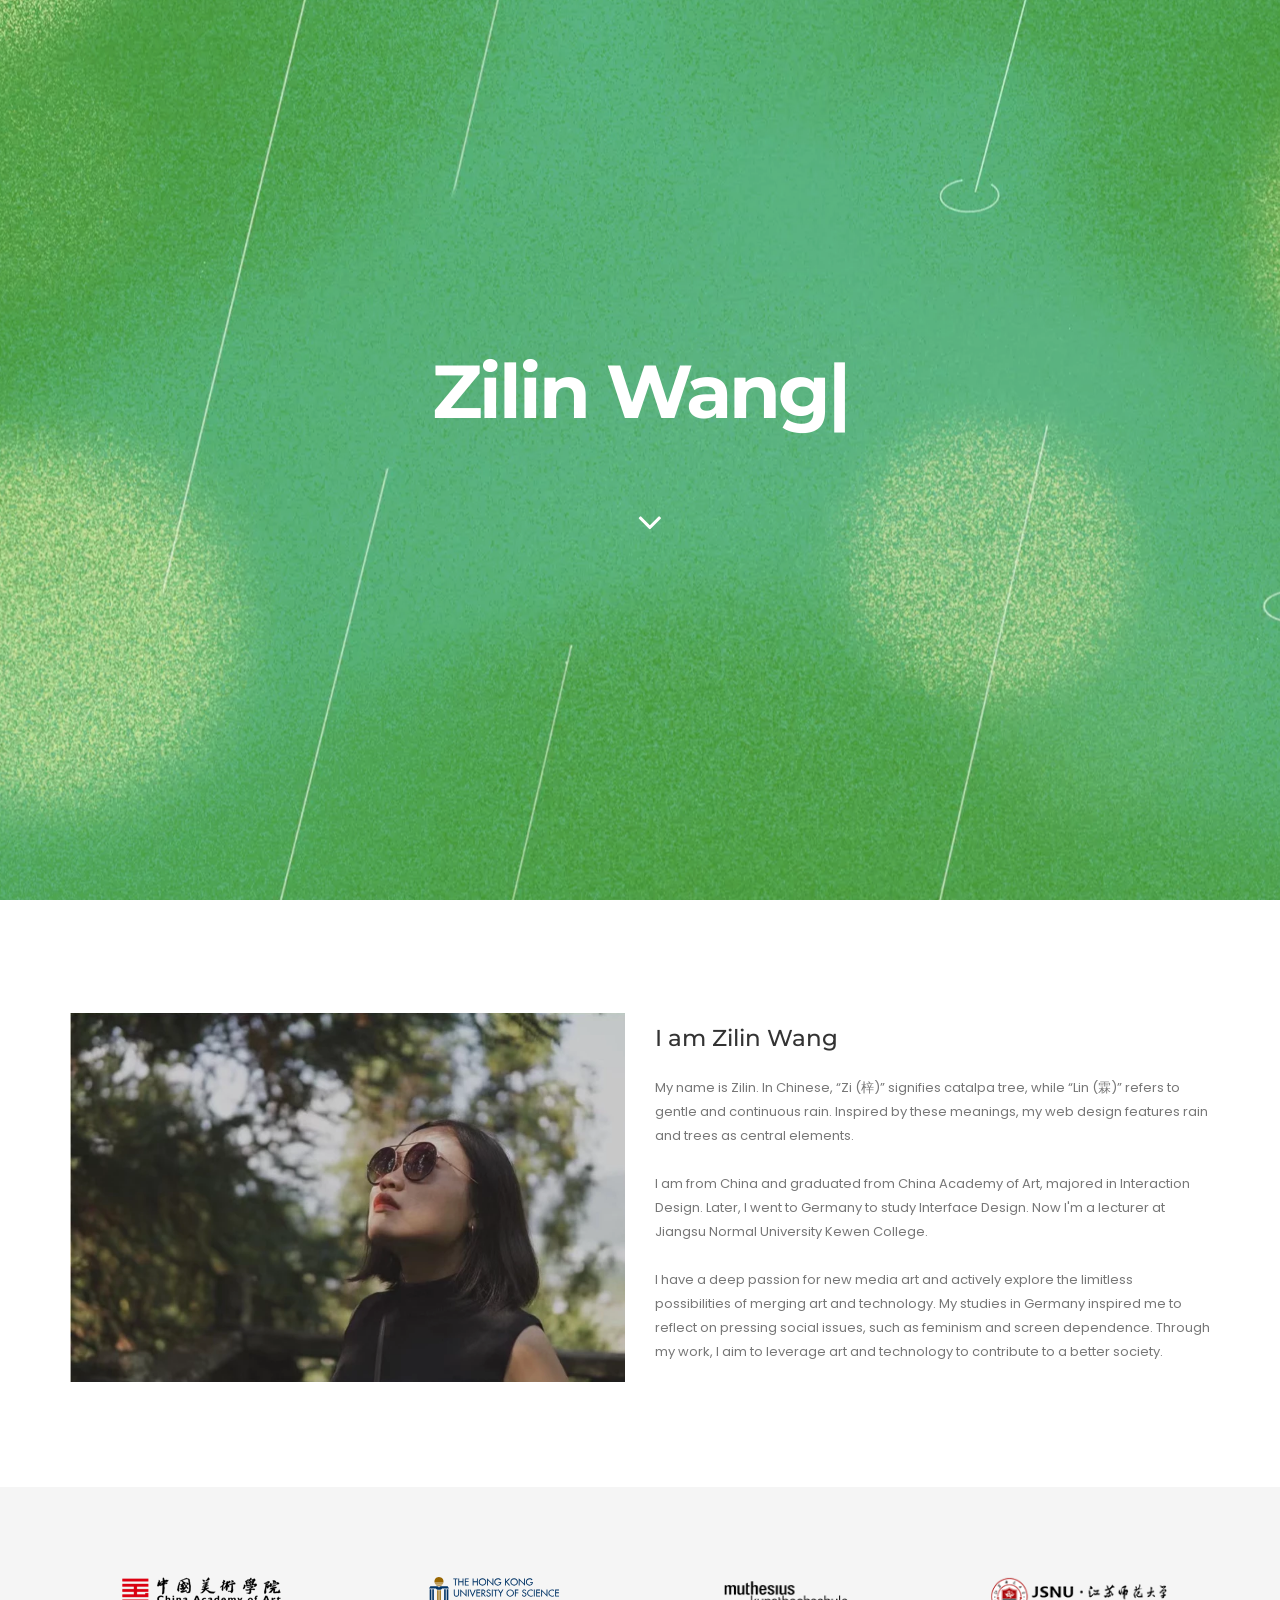
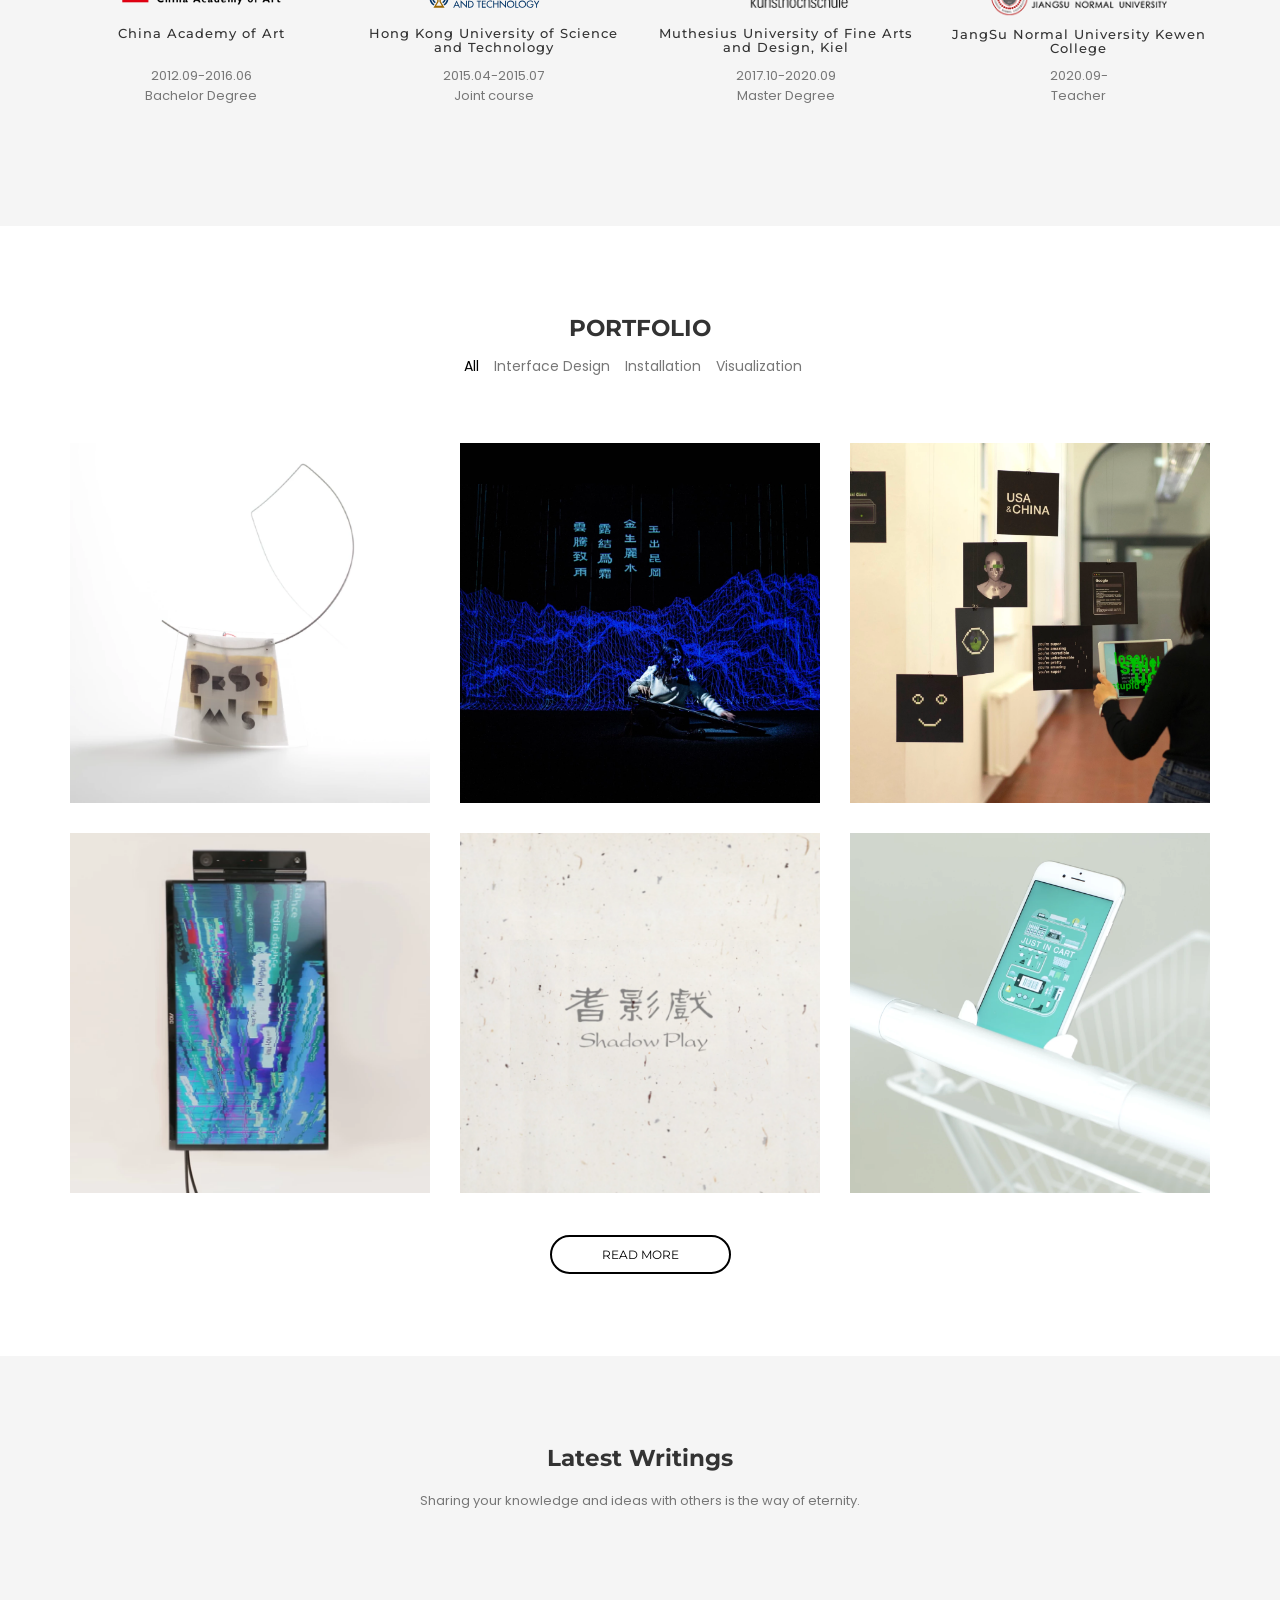
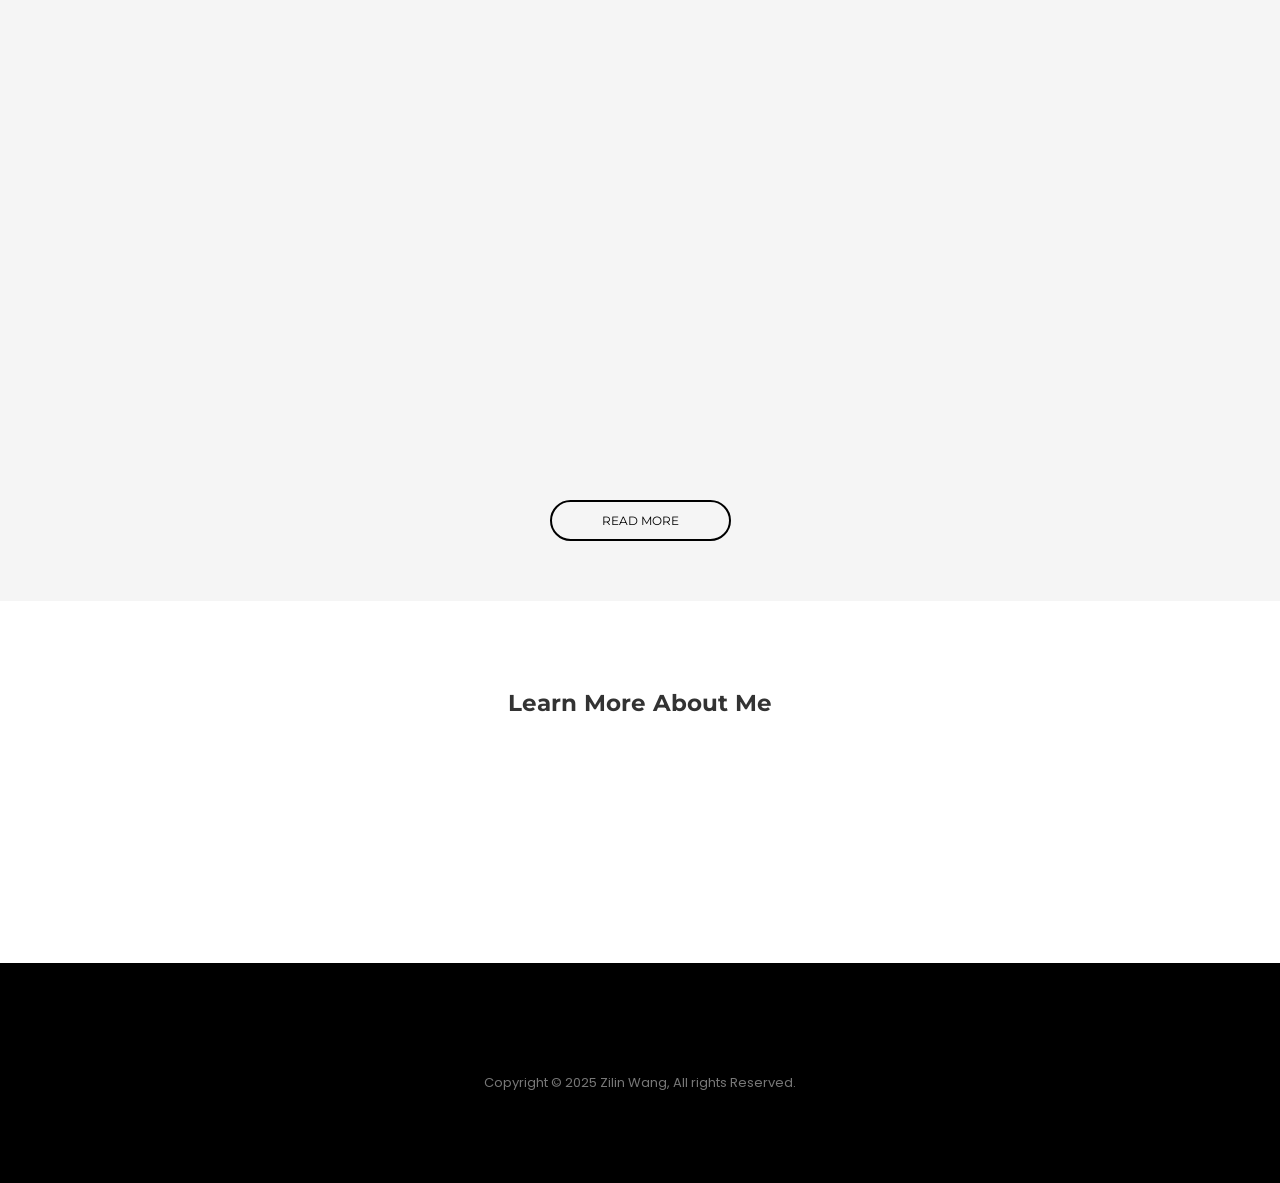
<file: index.html>
<!doctype html>
<html lang="en">
<head>
<title>Zilin Wang</title>
<meta charset="UTF-8">
<meta name="description" content="Stephens Portfolio Template">
<meta name="keywords" content="personal, portfolio">
<meta name="viewport" content="width=device-width, initial-scale=1.0">
<!-- Favicon -->   
<link href="/images/icon.png" rel="shortcut icon" type="image/x-icon" />

<!-- Stylesheets -->
<link rel="stylesheet" href="css/bootstrap.css"/>
<link rel="stylesheet" href="css/reset.css"/>
<link rel="stylesheet" href="css/animate.css"/>
<link rel="stylesheet" href="css/magnific-popup.css"/> 

<link rel="stylesheet" href="css/style.css"/>

    
<!-- Google Web fonts -->
<link href="https://fonts.googleapis.com/css?family=Montserrat:400,700" rel="stylesheet">
<link href="https://fonts.googleapis.com/css?family=Poppins" rel="stylesheet">

<!-- Font icons -->
<link rel="stylesheet" href="icon-fonts/font-awesome-4.5.0/css/font-awesome.min.css"/>
<link rel="stylesheet" href="icon-fonts/essential-regular-fonts/essential-icons.css"/>

<!--[if lt IE 9]>
  <script src="https://oss.maxcdn.com/html5shiv/3.7.2/html5shiv.min.js"></script>
  <script src="https://oss.maxcdn.com/respond/1.4.2/respond.min.js"></script>
<![endif]-->

</head>
<body>
    
     <!-- Preloading --> 
    <div id="preloader">
    	<div class="spinner">
            <div class="uil-ripple-css" style="transform:scale(0.29);"><div></div><div></div></div>
        </div>
    </div>
    
    <nav>
        <div class="row">
            <div class="container">
                <div class="logo">
                    <a href="index.html"><img src="images/logo.svg" alt=""></a>
                </div>
                <div class="responsive"><i data-icon="m" class="icon"></i></div>
                <ul class="nav-menu">
                    <li><a href="#home" class="smoothScroll">Home</a></li>
                    <li><a href="#about" class="smoothScroll">About</a></li>
                    <li><a href="#portfolio" class="smoothScroll">Portfolio</a></li>
                    <li><a href="#blog" class="smoothScroll">Blog</a></li>
                    <li><a href="#contact" class="smoothScroll">Contact</a></li>
                </ul>
            </div>
        </div>
    </nav>
    
    <!--HOME-->
    <section class="home" id="home"> 
            <div class="home-content">
                <h1> <span class="element">Zilin</span></h1>
                <!-- <div class="social">
                    <a href="#"><i class="fa fa-facebook" aria-hidden="true"></i>  </a>
                    <a href="#"><i class="fa fa-twitter" aria-hidden="true"></i>  </a>
                    <a href="#"><i class="fa fa-instagram" aria-hidden="true"></i>  </a>
                    <a href="#"><i class="fa fa-google-plus" aria-hidden="true"></i>  </a>
                    <a href="#"><i class="fa fa-behance" aria-hidden="true"></i>  </a>
                    <a href="#"><i class="fa fa-dribbble" aria-hidden="true"></i>  </a>
                </div> -->
                <a class="home-down bounce" href="#about"><i class="fa fa-angle-down"></i></a>
            </div>
    </section>
    <!--ABOUT-->
    <section class="about" id="about">
            <div class="container"> 
                <div class="row">
                    <div class="col-md-6 about-image wow fadeInUp" data-wow-delay="0.4s">
                        <br><img src="images/aboutme.webp" alt="">
                    </div>
                    <div class="col-md-6 about-text wow fadeInUp" data-wow-delay="0.8s">
                        <div class="out">
                        <h2>I am Zilin Wang</h2>
                        <br/>
                        <p>
                            My name is Zilin. In Chinese, “Zi (梓)” signifies catalpa tree, while “Lin (霖)” refers to gentle and continuous rain. Inspired by these meanings, my web design features rain and trees as central elements.
                        <br/><br/>
                        I am from China and graduated from China Academy of Art, majored in Interaction Design. Later, I went to Germany to study Interface Design. Now I'm a lecturer at Jiangsu Normal University Kewen College.
                        <br/><br/>
                        I have a deep passion for new media art and actively explore the limitless possibilities of merging art and technology. My studies in Germany inspired me to reflect on pressing social issues, such as feminism and screen dependence. Through my work, I aim to leverage art and technology to contribute to a better society.
                            </p>
                        </div>
                    </div>
                </div>
            </div> <!-- Container end -->
            <div class="container-fluid gray-bg">
                <div class="container what-can">
                    <!-- Graphic Design -->
                    <div class="col-lg-3 col-md-3 col-sm-6 col-xs-12 feature">
                        <!-- <i data-icon="1" class="icon"></i> -->
                        <a href="https://en.caa.edu.cn/" target="_blank"><img src="/images/CAA-logo.png" class="icon"></img></a>
                        <h3>China Academy of Art <br></br> </h3> 
                        <p>2012.09-2016.06 </p>
                        <p>Bachelor Degree </p>
                    </div>
                    <!-- Graphic Design -->
                    <div class="col-lg-3 col-md-3 col-sm-6 col-xs-12 feature">
                        <!-- <i data-icon="C" class="icon"></i> -->
                        <a href="https://library.hkust.edu.hk/exhibitions/ielm-2015/" target="_blank"><img src="/images/HKUST-logi.svg" class="icon"></img></a>
                        <h3>Hong Kong University of Science and Technology</h3>
                        <p>2015.04-2015.07 </p>
                        <p>Joint course </p>
                    </div>
                    <!-- Graphic Design -->
                    <div class="col-lg-3 col-md-3 col-sm-6 col-xs-12 feature">
                        <!-- <i data-icon="!" class="icon"></i> -->
                        <a href="https://muthesius-kunsthochschule.de/" target="_blank"><img src="/images/MKH-logo.svg" class="icon"></img></a>
                        <h3>Muthesius University of Fine Arts and Design, Kiel</h3>
                        <p>2017.10-2020.09 </p>
                        <p>Master Degree </p>
                    </div>
                    <!-- Graphic Design -->
                    <div class="col-lg-3 col-md-3 col-sm-6 col-xs-12 feature">
                        <!-- <i data-icon="#" class="icon"></i> -->
                        <a href="http://en.jsnu.edu.cn/" target="_blank"><img src="/images/JSNU-logo.svg" class="icon"></img></a>
                        <h3>JangSu Normal University Kewen College</h3>
                        <p>2020.09- </p>
                        <p>Teacher </p>
                    </div>
                </div>
            </div>
    </section>
    
    <!--PORTFOLIO-->
    <section class="portfolio" id="portfolio">
        <div class="container">
            <div class="section-title">
                <h2>PORTFOLIO</h2>
                <div class="portfolio_filter">
                    <ul>
                        <li class="select-cat" data-filter="*">All</li>
                        <li data-filter=".web-design">Interface Design</li>
                        <li data-filter=".aplication">Installation</li>
                        <li data-filter=".development">Visualization</li>
                    </ul>
                </div>
            </div>
            <!--Portfolio Items-->  
            <div class="row">
                <div class="col-md-12 col-sm-12 col-xs-12">
                    <div class="isotope_items row">
                        <!-- Item -->
                        <!-- <a href="https://www.youtube.com/watch?v=M-M3rdL_WLQ" class="popup-youtube single_item link development col-md-4 col-sm-6 wow fadeInUp" data-wow-delay="0.3s">
                            <i class="fa fa-play" aria-hidden="true"></i>   
                            <img src="images/work-1.jpg" alt=""> 
                        </a> -->
                        <a href="work1.html" class="single_item link aplication col-md-4 col-sm-6 wow fadeInUp" data-wow-delay="0.3s">
                            <img src="images/work-1.webp" alt=""> 
                        </a>
                        <!-- Item -->
                        <a href="work2.html" class="single_item link aplication col-md-4 col-sm-6 wow fadeInUp" data-wow-delay="0.6s">
                            <img src="images/work-2.webp" alt=""> 
                        </a>
                        <!-- Item -->
                        <a href="work3.html" class="single_item link aplication col-md-4 col-sm-6 wow fadeInUp" data-wow-delay="0.9s">
                            <img src="images/work-3.webp" alt=""> 
                        </a>
                        <!-- Item -->
                        <a href="work4.html" class="single_item link aplication col-md-4 col-sm-6 wow fadeInUp" data-wow-delay="1.2s">
                            <img src="images/work-4.webp" alt=""> 
                        </a>
                        <!-- Item -->
                        <a href="work5.html" class="single_item link aplication col-md-4 col-sm-6 wow fadeInUp" data-wow-delay="1.5s">
                            <img src="images/work-5.webp" alt=""> 
                        </a>
                        <!-- Item -->
                        <a href="work6.html" class="single_item link web-design col-md-4 col-sm-6 wow fadeInUp" data-wow-delay="1.8s">
                            <img src="images/work-6.webp" alt=""> 
                        </a>
                    </div>
                    <div class="empty-row"></div>
                    <div class="ReadMore"><a href="portfolio.html" class="site-button"> READ MORE</a></div> 
                </div>
               
                
            </div>
                
        </div>
    </section> 
    
    <!-- BLOG -->
    <section class="blog" id="blog">
        <div class="container-fluid gray-bg">
            <div class="container">
                <div class="section-title">
                    <h2>Latest Writings</h2>
                    <p>Sharing your knowledge and ideas with others is the way of eternity. <br/> </p>
                </div>
                <!-- Blogs -->
                <div class="row">

                    <a href="writing1.html" class="col-lg-4 col-md-4 col-sm-6 col-xs-12 blog-content wow fadeInUp" data-wow-delay="0.4s">
                        <div class="blog-image">
                            <img src="images/writing-1.webp">
                        </div>
                        <h1>Wearable Installation Design:Guide women to realize inner power via physical computing</h1>
                        <p> SIDeR'19 </p>
                        <span class="blog-info">13 September 2019 </span>
                    </a>

                    <a href="writing2.html" class="col-lg-4 col-md-4 col-sm-6 col-xs-12 blog-content wow fadeInUp" data-wow-delay="0.6s">
                        <div class="blog-image">
                            <img src="images/writing-2.webp">
                        </div>
                        <h1>The Development trend of new media Art and its relationship with technology</h1>
                        <p>The development trend of new media art and Its relationship with technology  </p>
                        <span class="blog-info">July 2018 </span>
                    </a>

                    <a href="writing3.html" class="col-lg-4 col-md-4 col-sm-6 col-xs-12 blog-content wow fadeInUp" data-wow-delay="0.8s">
                        <div class="blog-image">
                            <img src="images/writing3.png">
                        </div>
                        <h1>Future Fashion: A Study on the Application of New Media Interactive Technology in Fashion Design </h1>
                        <p>pulished at Art Market Magazine.  </p>
                        <span class="blog-info"> Jun 2024 </span>
                    </a>
                </div>
                <a href="blog.html" class="site-button"> READ MORE</a>
            </div>
        </div>
    </section>
    
    <!-- CONTACT -->
    <section class="contact" id="contact">
        <div class="container">
            <div class="section-title">
                <h2>Learn More About Me</h2>
                <!-- <p>There are many things that seem impossible only as long as one does not attempt them. <br/> Let things happen. </p> -->
            </div>
            <!-- Contact Info -->
            <div class="row">
                <div class="col-md-offset-2 col-md-8 contact-information">
                    <div class="col-md-4 col-sm-4 col-xs-12 contact-info wow fadeInUp" data-wow-delay="0.4s">
                        <a href="https://github.com/zilin-w" target="_blank"><i class="fa fa-github" aria-hidden="true"></i></a>
                        <p>github: zilin-w</p>
                    </div>
                    <div class="col-md-4 col-sm-4 col-xs-12 contact-info wow fadeInUp" data-wow-delay="0.6s">
                        <a href="https://www.xiaohongshu.com/user/profile/5badae7759131800012dac0d" target="_blank"><i class="fa fa-map-marker" aria-hidden="true"></i></a>
                        <p>RedNote 小红书</p>
                    </div>
                    <div class="col-md-4 col-sm-4 col-xs-12 contact-info wow fadeInUp" data-wow-delay="0.8s">
                        <a href="mailto:wangzilin.avril@gmail.com"><i class="fa fa-envelope" aria-hidden="true"></i></a>
                        <p>wangzilin.avril@gmail.com <br/> </p>
                    </div>
                </div> <!-- information end -->
                <!--Contact Form-->
                <div class="col-md-8 col-md-offset-2 wow fadeInUp" data-wow-delay="1s">
                    <form class="col-md-12 contact-form" method="POST" action="mail.php">
                        <div class="row">
                            <!--Name-->
                            <div class="col-md-6">
                                <!-- <input id="con_name" name="con_name" class="form-inp requie" type="text" placeholder="Name"> -->
                            </div>
                            <!--Email-->
                            <div class="col-md-6">
                                <!-- <input id="con_email" name="con_email" class="form-inp requie" type="text" placeholder="Email"> -->
                            </div>
                            <div class="col-md-12">
                                <!--Message-->
                                <!-- <textarea name="con_message" id="con_message" class="requie" placeholder="Message" rows="8"></textarea>
                                <input id="con_submit" class="site-button" type="submit" value="SEND A MESSAGE"> -->
                            </div>
                        </div>
                    </form>
                </div> <!-- contact form end -->
            </div>    
        </div>
    </section>
    <footer>
        <div class="container">
            <!-- <div class="social">
                <a href="#"><i class="fa fa-facebook" aria-hidden="true"></i>  </a>
                <a href="#"><i class="fa fa-twitter" aria-hidden="true"></i>  </a>
                <a href="#"><i class="fa fa-instagram" aria-hidden="true"></i>  </a>
                <a href="#"><i class="fa fa-google-plus" aria-hidden="true"></i>  </a>
                <a href="#"><i class="fa fa-behance" aria-hidden="true"></i>  </a>
                <a href="#"><i class="fa fa-dribbble" aria-hidden="true"></i>  </a>
            </div> -->
            <p>Copyright © 2025 Zilin Wang, All rights Reserved. <br/>
</p>
        </div>
    </footer>
    
<!-- Javascripts -->
<script src="js/jquery-2.1.4.min.js"></script><!-- jQuery library -->
<script src="js/bootstrap.min.js"></script> 
<script src="js/wow.min.js"></script>
<script src="js/isotope.pkgd.min.js"></script>
<script src="js/typed.js"></script>
<script src="js/jquery.magnific-popup.min.js"></script>
<script src="js/main.js"></script>
    
    
 
</body>
</html>
</file>
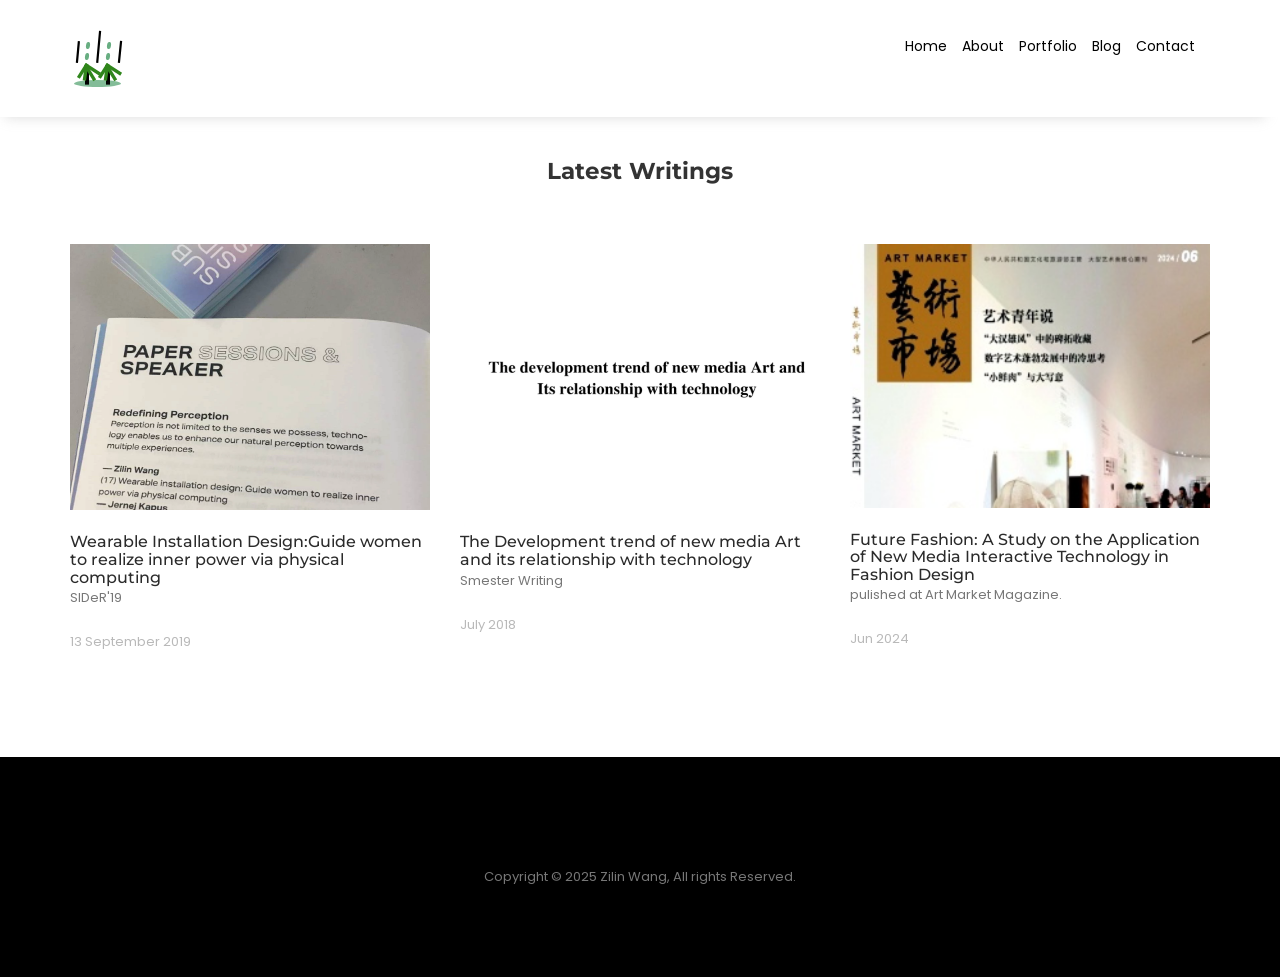
<file: blog.html>
<!doctype html>
<html lang="en">
<head>
<title>“Blogs”</title>
<meta charset="UTF-8">
<meta name="description" content="Stephens Portfolio Template">
<meta name="keywords" content="personal, portfolio">
<meta name="viewport" content="width=device-width, initial-scale=1.0">
<!-- Favicon -->   
<link href="/images/icon.png" rel="shortcut icon" type="image/x-icon" />

<!-- Stylesheets -->
<link rel="stylesheet" href="css/bootstrap.css"/>
<link rel="stylesheet" href="css/reset.css"/>
<link rel="stylesheet" href="css/style.css"/>
<link rel="stylesheet" href="css/animate.css"/>
<link rel="stylesheet" href="css/magnific-popup.css"/> 
    
<!-- Google Web fonts -->
<link href="https://fonts.googleapis.com/css?family=Montserrat:400,700" rel="stylesheet">
<link href="https://fonts.googleapis.com/css?family=Poppins" rel="stylesheet">

<!-- Font icons -->
<link rel="stylesheet" href="icon-fonts/font-awesome-4.5.0/css/font-awesome.min.css"/>
<link rel="stylesheet" href="icon-fonts/essential-regular-fonts/essential-icons.css"/>

<!--[if lt IE 9]>
  <script src="https://oss.maxcdn.com/html5shiv/3.7.2/html5shiv.min.js"></script>
  <script src="https://oss.maxcdn.com/respond/1.4.2/respond.min.js"></script>
<![endif]-->

</head>
<body>
    
     <!-- Preloading --> 
    <div id="preloader">
    	<div class="spinner">
            <div class="uil-ripple-css" style="transform:scale(0.29);"><div></div><div></div></div>
        </div>
    </div>
    
    <!-- <nav class="subpage-nav">
        <div class="row">
            <div class="container">
                <div class="logo">
                    <a href="index.html#home"><img src="images/logo.svg" alt=""></a>
                </div>
                <div class="responsive"><i data-icon="m" class="icon"></i></div>
                <ul class="nav-menu">
                    <li><a href="index.html#home" class="smoothScroll">Home</a></li>
                    <li><a href="index.html#about" class="smoothScroll">About</a></li>
                    <li><a href="index.html#portfolio" class="smoothScroll">Portfolio</a></li>
                    <li><a href="index.html#blog" class="smoothScroll">Blog</a></li>
                    <li><a href="index.html#contact" class="smoothScroll">Contact</a></li>
                </ul>
            </div>
        </div>
    </nav> -->

      <nav >
        <div class="row">
            <div class="container">
                <div class="logo">
                    <a href="index.html#home"><img src="images/logo.svg" alt=""></a>
                </div>
                <div class="responsive"><i data-icon="m" class="icon"></i></div>
                <ul class="nav-menu">
                    <li><a href="index.html#home" class="smoothScroll">Home</a></li>
                    <li><a href="index.html#about" class="smoothScroll">About</a></li>
                    <li><a href="index.html#portfolio" class="smoothScroll">Portfolio</a></li>
                    <li><a href="index.html#blog" class="smoothScroll">Blog</a></li>
                    <li><a href="index.html#contact" class="smoothScroll">Contact</a></li>
                </ul>
            </div>
        </div>
    </nav>
    
   <br><br><br>

    <section class="portfolio" id="portfolio">
        <div class="container">
            <div class="section-title">
                <h2>Latest Writings</h2>
                <!-- <div class="portfolio_filter">
                    <ul>
                        <li class="select-cat" data-filter="*">All</li>
                        <li data-filter=".web-design">Web Design</li>
                        <li data-filter=".aplication">Applications</li>
                        <li data-filter=".development">Development</li>
                    </ul>
                </div> -->
            </div>
            <!--Portfolio Items-->  
            <div class="row">
                <div class="col-md-12 col-sm-12 col-xs-12">
                    <div class="isotope_items row">
                        <!-- Item -->
                        <!-- <a href="https://www.youtube.com/watch?v=M-M3rdL_WLQ" class="popup-youtube single_item link development col-md-4 col-sm-6 wow fadeInUp" data-wow-delay="0.3s">
                            <i class="fa fa-play" aria-hidden="true"></i>   
                            <img src="images/work-1.jpg" alt=""> 
                        </a> -->
                        <a href="writing1.html" class="col-lg-4 col-md-4 col-sm-6 col-xs-12 blog-content wow fadeInUp" data-wow-delay="0.4s">
                            <div class="blog-image">
                                <img src="images/writing-1.webp">
                            </div>
                            <br>
                            <h1>Wearable Installation Design:Guide women to realize inner power via physical computing</h1> 
                            <p> SIDeR'19 </p> 
                            <span class="blog-info">13 September 2019 </span>
                        </a>

                        <a href="writing2.html" class="col-lg-4 col-md-4 col-sm-6 col-xs-12 blog-content wow fadeInUp" data-wow-delay="0.6s">
                            <div class="blog-image">
                                <img src="images/writing-2.webp">
                            </div>
                            <br>
                            <h1>The Development trend of new media Art and its relationship with technology</h1>
                            <p>Smester Writing </p>
                            <span class="blog-info">July 2018 </span>
                        </a>
    
                        <a href="writing3.html" class="col-lg-4 col-md-4 col-sm-6 col-xs-12 blog-content wow fadeInUp" data-wow-delay="0.8s">
                            <div class="blog-image">
                                <img src="images/writing3.png">
                            </div>
                            <br>
                            <h1>Future Fashion: A Study on the Application of New Media Interactive Technology in Fashion Design </h1>
                            <p>pulished at Art Market Magazine.  </p>
                            <span class="blog-info"> Jun 2024 </span>
                        </a>

                        

                        <div style="height:40px; margin-bottom: 20px;"> </div>
                    </div>
                </div>
               
                </div>
            
        </div>
    </section>
    
    
   
         
         
    <footer>
        <div class="container">
            <!-- <div class="social">
                <a href="#"><i class="fa fa-facebook" aria-hidden="true"></i>  </a>
                <a href="#"><i class="fa fa-twitter" aria-hidden="true"></i>  </a>
                <a href="#"><i class="fa fa-instagram" aria-hidden="true"></i>  </a>
                <a href="#"><i class="fa fa-google-plus" aria-hidden="true"></i>  </a>
                <a href="#"><i class="fa fa-behance" aria-hidden="true"></i>  </a>
                <a href="#"><i class="fa fa-dribbble" aria-hidden="true"></i>  </a>
            </div> -->
            <p>Copyright © 2025 Zilin Wang, All rights Reserved. <br/>
            </p>
        </div>
    </footer>
    
<!-- Javascripts -->
<script src="js/jquery-2.1.4.min.js"></script><!-- jQuery library -->
<script src="js/bootstrap.min.js"></script> 
<script src="js/wow.min.js"></script>
<script src="js/isotope.pkgd.min.js"></script>
<script src="js/typed.js"></script>
<script src="js/jquery.magnific-popup.min.js"></script>
<script src="js/main.js"></script>  
    
 
</body>
</html>
</file>
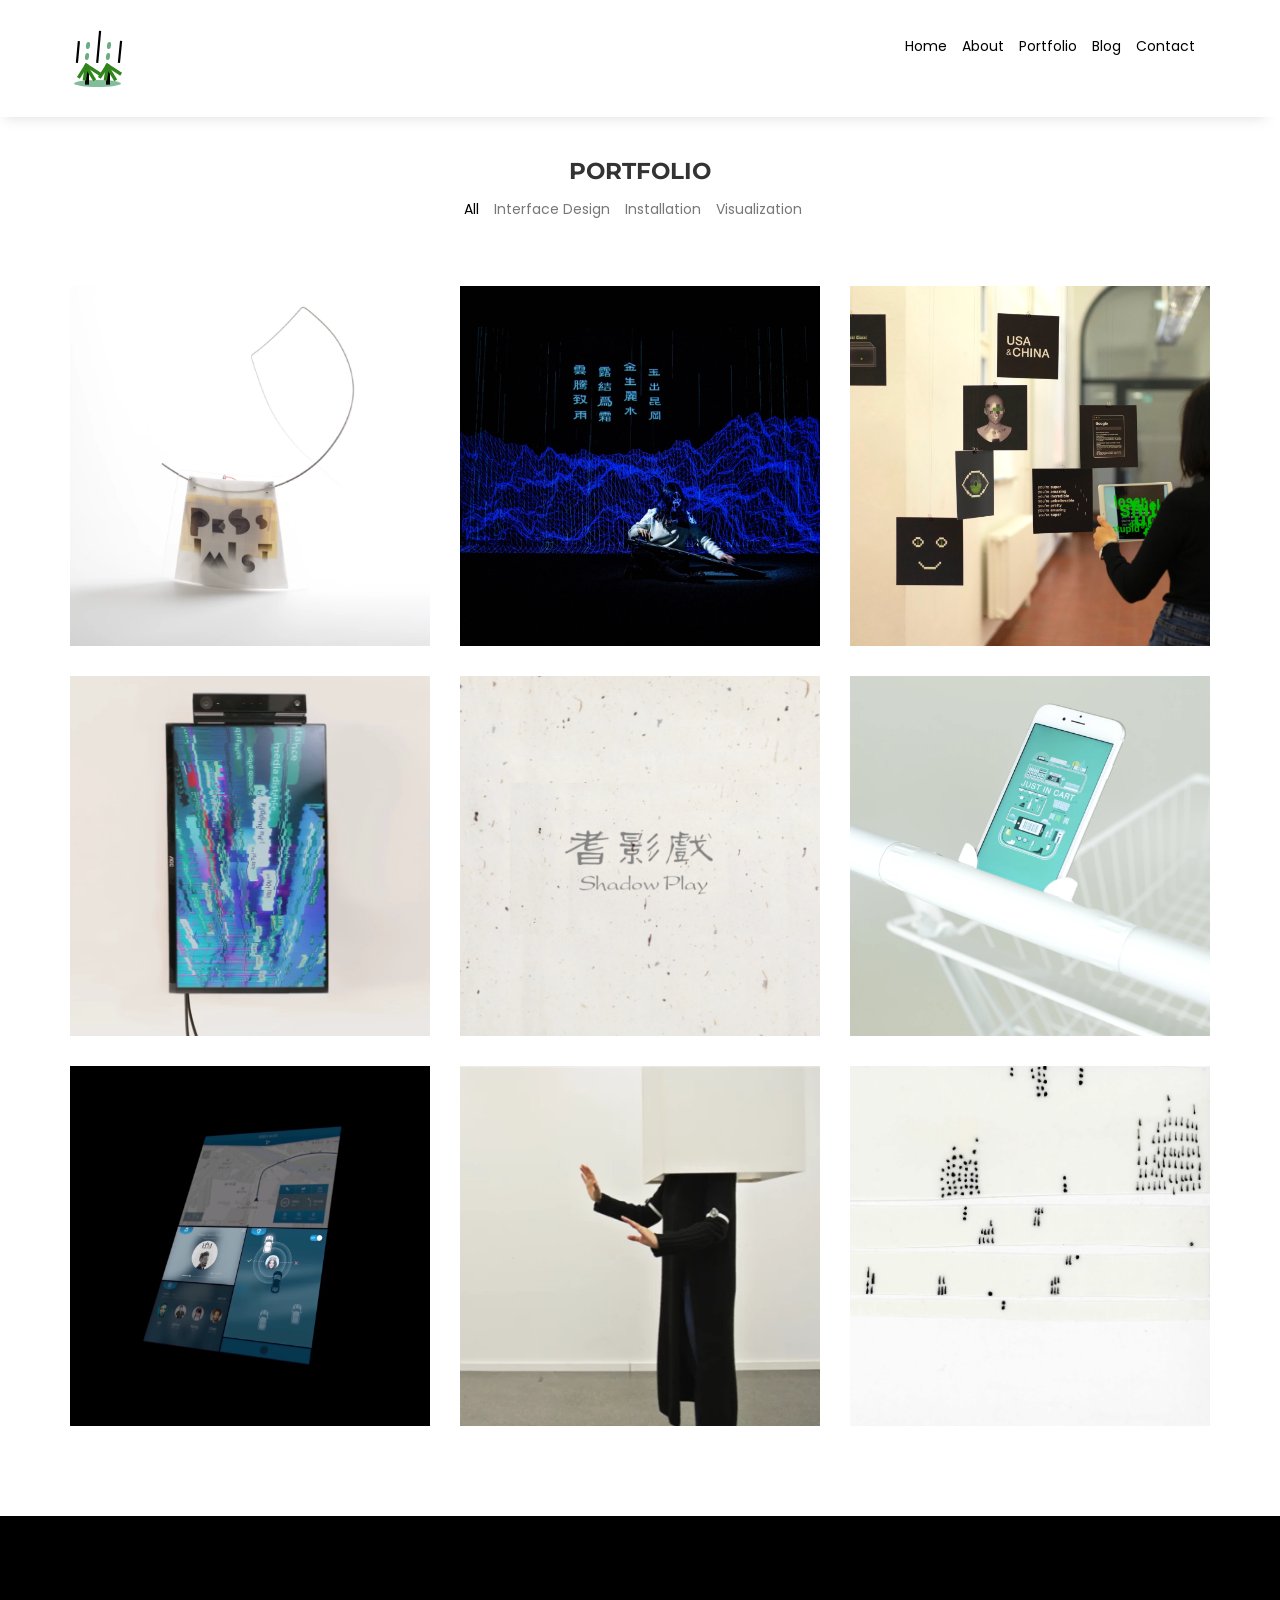
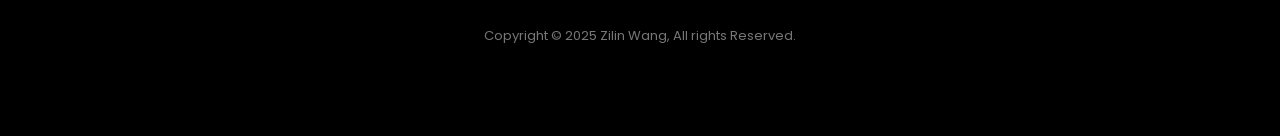
<file: portfolio.html>
<!doctype html>
<html lang="en">
<head>
<title>"Portfolio"</title>
<meta charset="UTF-8">
<meta name="description" content="Stephens Portfolio Template">
<meta name="keywords" content="personal, portfolio">
<meta name="viewport" content="width=device-width, initial-scale=1.0">
<!-- Favicon -->   
<link href="/images/icon.png" rel="shortcut icon" type="image/x-icon" />

<!-- Stylesheets -->
<link rel="stylesheet" href="css/bootstrap.css"/>
<link rel="stylesheet" href="css/reset.css"/>
<link rel="stylesheet" href="css/style.css"/>
<link rel="stylesheet" href="css/animate.css"/>
<link rel="stylesheet" href="css/magnific-popup.css"/> 
    
<!-- Google Web fonts -->
<link href="https://fonts.googleapis.com/css?family=Montserrat:400,700" rel="stylesheet">
<link href="https://fonts.googleapis.com/css?family=Poppins" rel="stylesheet">

<!-- Font icons -->
<link rel="stylesheet" href="icon-fonts/font-awesome-4.5.0/css/font-awesome.min.css"/>
<link rel="stylesheet" href="icon-fonts/essential-regular-fonts/essential-icons.css"/>

<!--[if lt IE 9]>
  <script src="https://oss.maxcdn.com/html5shiv/3.7.2/html5shiv.min.js"></script>
  <script src="https://oss.maxcdn.com/respond/1.4.2/respond.min.js"></script>
<![endif]-->

</head>
<body>
    
     <!-- Preloading --> 
    <div id="preloader">
    	<div class="spinner">
            <div class="uil-ripple-css" style="transform:scale(0.29);"><div></div><div></div></div>
        </div>
    </div>
    
    <!-- <nav class="subpage-nav">
        <div class="row">
            <div class="container">
                <div class="logo">
                    <a href="index.html#home"><img src="images/logo.svg" alt=""></a>
                </div>
                <div class="responsive"><i data-icon="m" class="icon"></i></div>
                <ul class="nav-menu">
                    <li><a href="index.html#home" class="smoothScroll">Home</a></li>
                    <li><a href="index.html#about" class="smoothScroll">About</a></li>
                    <li><a href="index.html#portfolio" class="smoothScroll">Portfolio</a></li>
                    <li><a href="index.html#blog" class="smoothScroll">Blog</a></li>
                    <li><a href="index.html#contact" class="smoothScroll">Contact</a></li>
                </ul>
            </div>
        </div>
    </nav> -->

      <nav >
        <div class="row">
            <div class="container">
                <div class="logo">
                    <a href="index.html#home"><img src="images/logo.svg" alt=""></a>
                </div>
                <div class="responsive"><i data-icon="m" class="icon"></i></div>
                <ul class="nav-menu">
                    <li><a href="index.html#home" class="smoothScroll">Home</a></li>
                    <li><a href="index.html#about" class="smoothScroll">About</a></li>
                    <li><a href="index.html#portfolio" class="smoothScroll">Portfolio</a></li>
                    <li><a href="index.html#blog" class="smoothScroll">Blog</a></li>
                    <li><a href="index.html#contact" class="smoothScroll">Contact</a></li>
                </ul>
            </div>
        </div>
    </nav>
    
   <br><br><br>

    <section class="portfolio" id="portfolio">
        <div class="container">
            <div class="section-title">
                <h2>PORTFOLIO</h2>
                <div class="portfolio_filter">
                    <ul>
                        <li class="select-cat" data-filter="*">All</li>
                        <li data-filter=".web-design">Interface Design</li>
                        <li data-filter=".aplication">Installation</li>
                        <li data-filter=".development">Visualization</li>
                    </ul>
                </div>
            </div>
            <!--Portfolio Items-->  
            <div class="row">
                <div class="col-md-12 col-sm-12 col-xs-12">
                    <div class="isotope_items row">
                        <!-- Item -->
                        <!-- <a href="https://www.youtube.com/watch?v=M-M3rdL_WLQ" class="popup-youtube single_item link development col-md-4 col-sm-6 wow fadeInUp" data-wow-delay="0.3s">
                            <i class="fa fa-play" aria-hidden="true"></i>   
                            <img src="images/work-1.jpg" alt=""> 
                        </a> -->
                        <a href="work1.html" class="single_item link aplication col-md-4 col-sm-6 wow fadeInUp" data-wow-delay="0.3s">
                            <img src="images/work-1.webp" alt=""> 
                        </a>
                        <!-- Item -->
                        <a href="work2.html" class="single_item link aplication col-md-4 col-sm-6 wow fadeInUp" data-wow-delay="0.6s">
                            <img src="images/work-2.webp" alt=""> 
                        </a>
                        <!-- Item -->
                        <a href="work3.html" class="single_item link aplication col-md-4 col-sm-6 wow fadeInUp" data-wow-delay="0.9s">
                            <img src="images/work-3.webp" alt=""> 
                        </a>
                        <!-- Item -->
                        <a href="work4.html" class="single_item link aplication col-md-4 col-sm-6 wow fadeInUp" data-wow-delay="1.2s">
                            <img src="images/work-4.webp" alt=""> 
                        </a>
                        <!-- Item -->
                        <a href="work5.html" class="single_item link aplication col-md-4 col-sm-6 wow fadeInUp" data-wow-delay="1.5s">
                            <img src="images/work-5.webp" alt=""> 
                        </a>
                        <!-- Item -->
                        <a href="work6.html" class="single_item link web-design col-md-4 col-sm-6 wow fadeInUp" data-wow-delay="1.8s">
                            <img src="images/work-6.webp" alt=""> 
                        </a>
                        <!-- Item -->
                        <a href="work7.html" class="single_item link web-design col-md-4 col-sm-6 wow fadeInUp" data-wow-delay="2.1s">
                            <img src="images/work-7.webp" alt=""> 
                        </a>
                        <!-- Item -->
                        <a href="work8.html" class="single_item link aplication col-md-4 col-sm-6 wow fadeInUp" data-wow-delay="2.2s">
                            <img src="images/work-8.webp" alt=""> 
                        </a>
                         <!-- Item -->
                         <a href="work9.html" class="single_item link development col-md-4 col-sm-6 wow fadeInUp" data-wow-delay="2.3s">
                            <img src="images/work-9.webp" alt=""> 
                        </a>
                        <div style="height:40px; margin-bottom: 20px;"> </div>
                    </div>
                </div>
               
                </div>
            
        </div>
    </section>
    
    
   
         
         
    <footer>
        <div class="container">
            <!-- <div class="social">
                <a href="#"><i class="fa fa-facebook" aria-hidden="true"></i>  </a>
                <a href="#"><i class="fa fa-twitter" aria-hidden="true"></i>  </a>
                <a href="#"><i class="fa fa-instagram" aria-hidden="true"></i>  </a>
                <a href="#"><i class="fa fa-google-plus" aria-hidden="true"></i>  </a>
                <a href="#"><i class="fa fa-behance" aria-hidden="true"></i>  </a>
                <a href="#"><i class="fa fa-dribbble" aria-hidden="true"></i>  </a>
            </div> -->
            <p>Copyright © 2025 Zilin Wang, All rights Reserved. <br/>
            </p>
        </div>
    </footer>
    
<!-- Javascripts -->
<script src="js/jquery-2.1.4.min.js"></script><!-- jQuery library -->
<script src="js/bootstrap.min.js"></script> 
<script src="js/wow.min.js"></script>
<script src="js/isotope.pkgd.min.js"></script>
<script src="js/typed.js"></script>
<script src="js/jquery.magnific-popup.min.js"></script>
<script src="js/main.js"></script>  
    
 
</body>
</html>
</file>
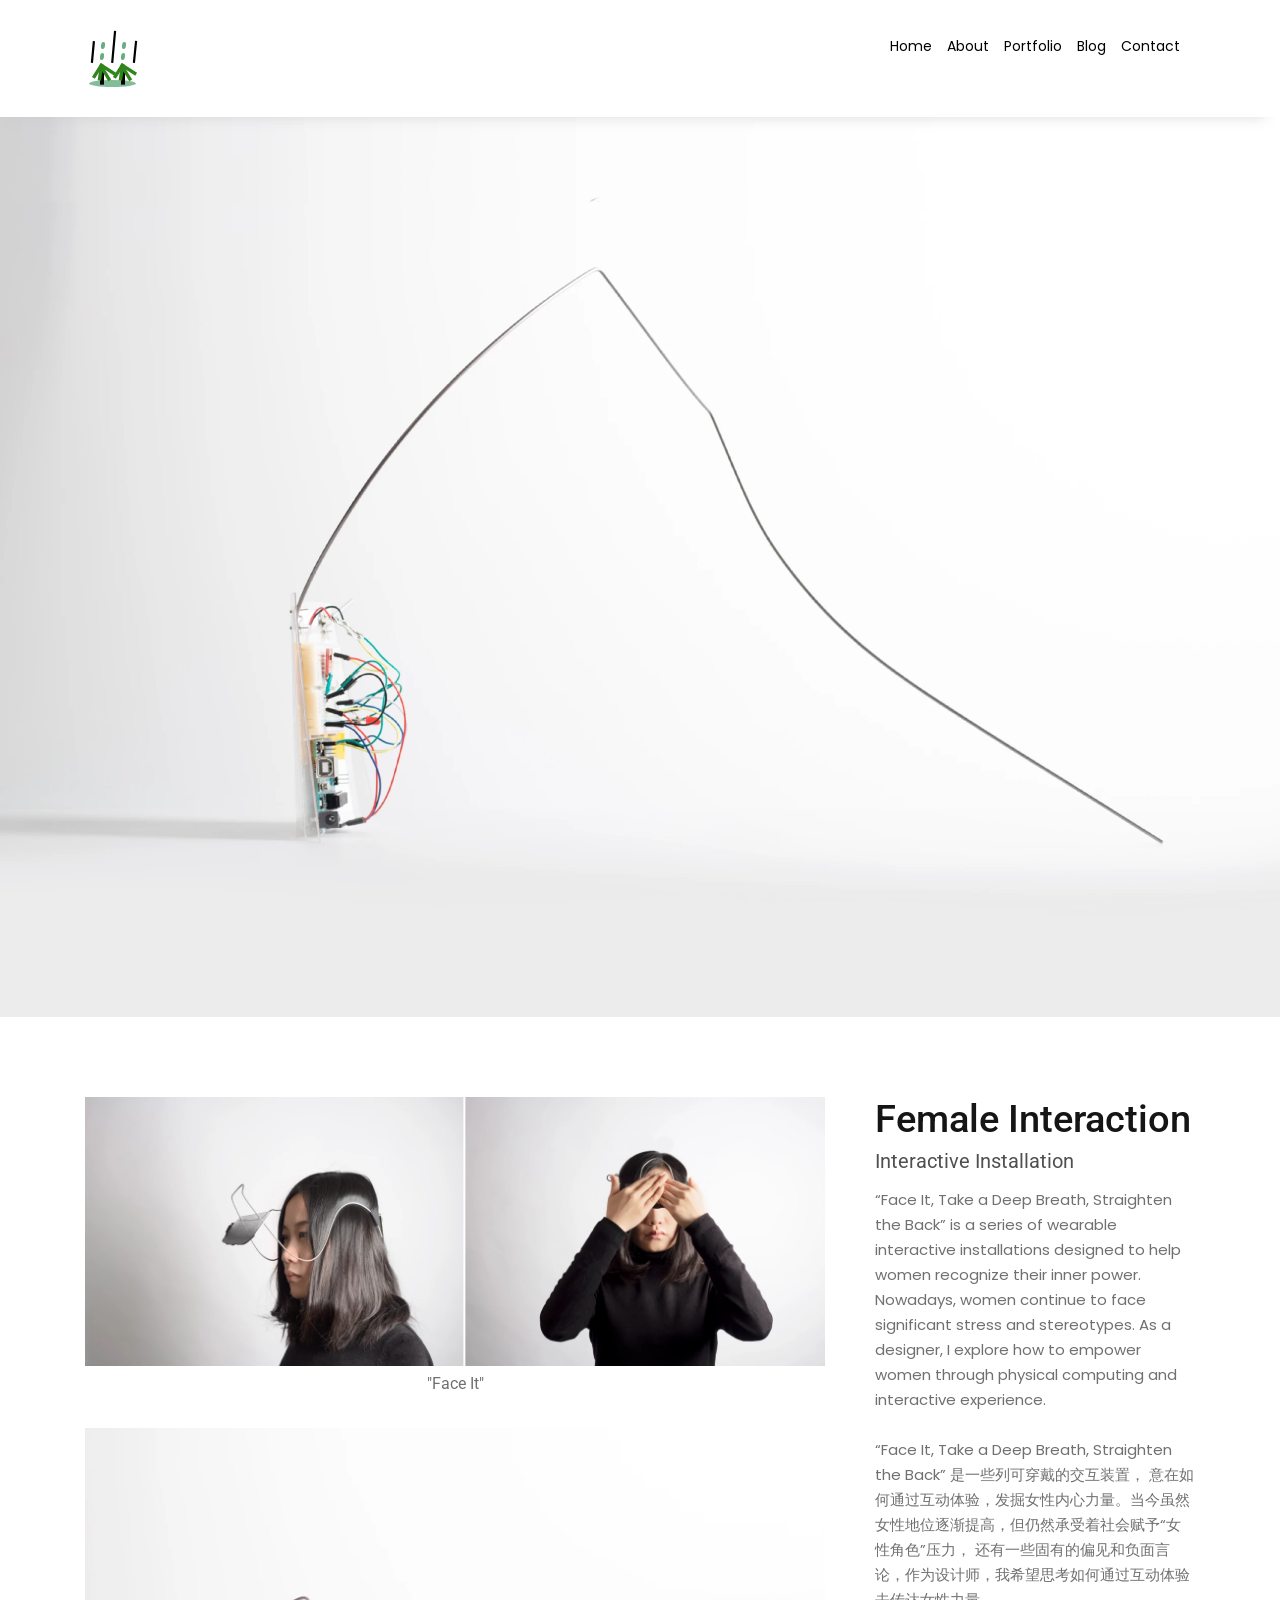
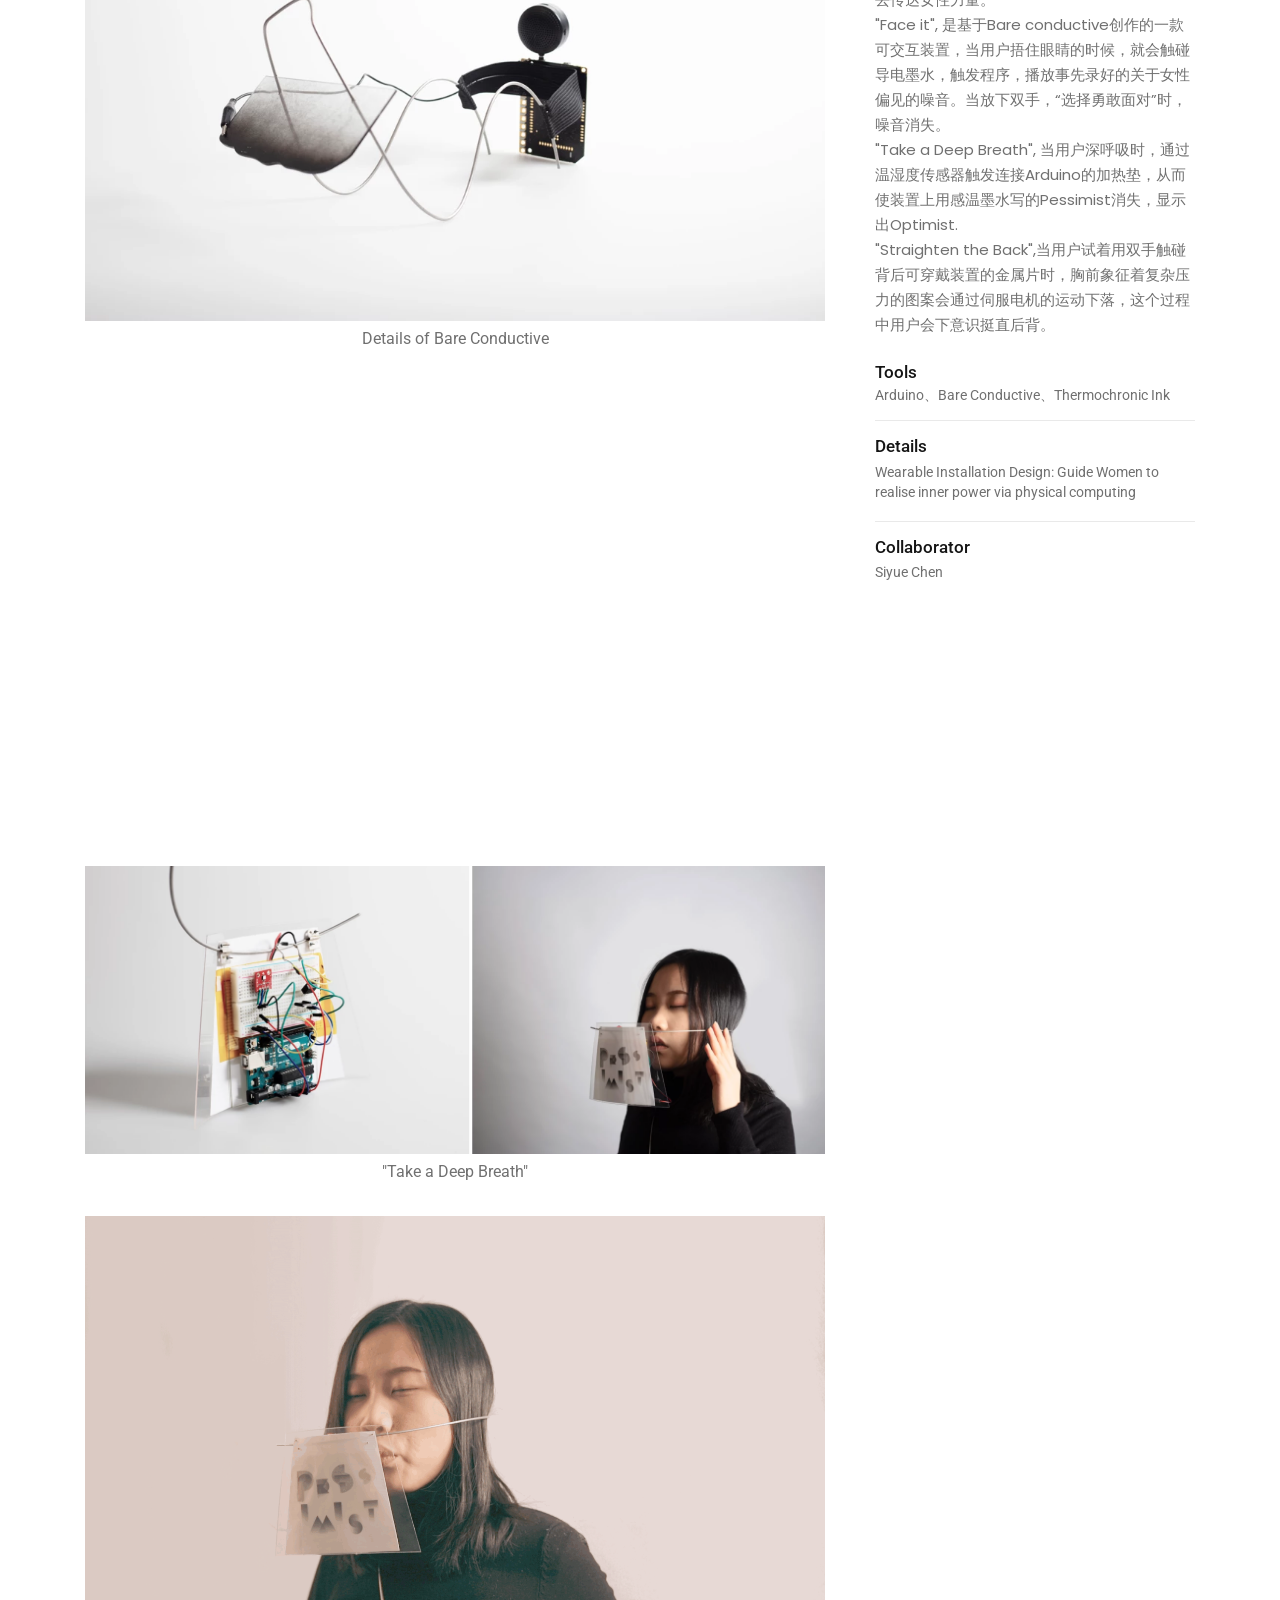
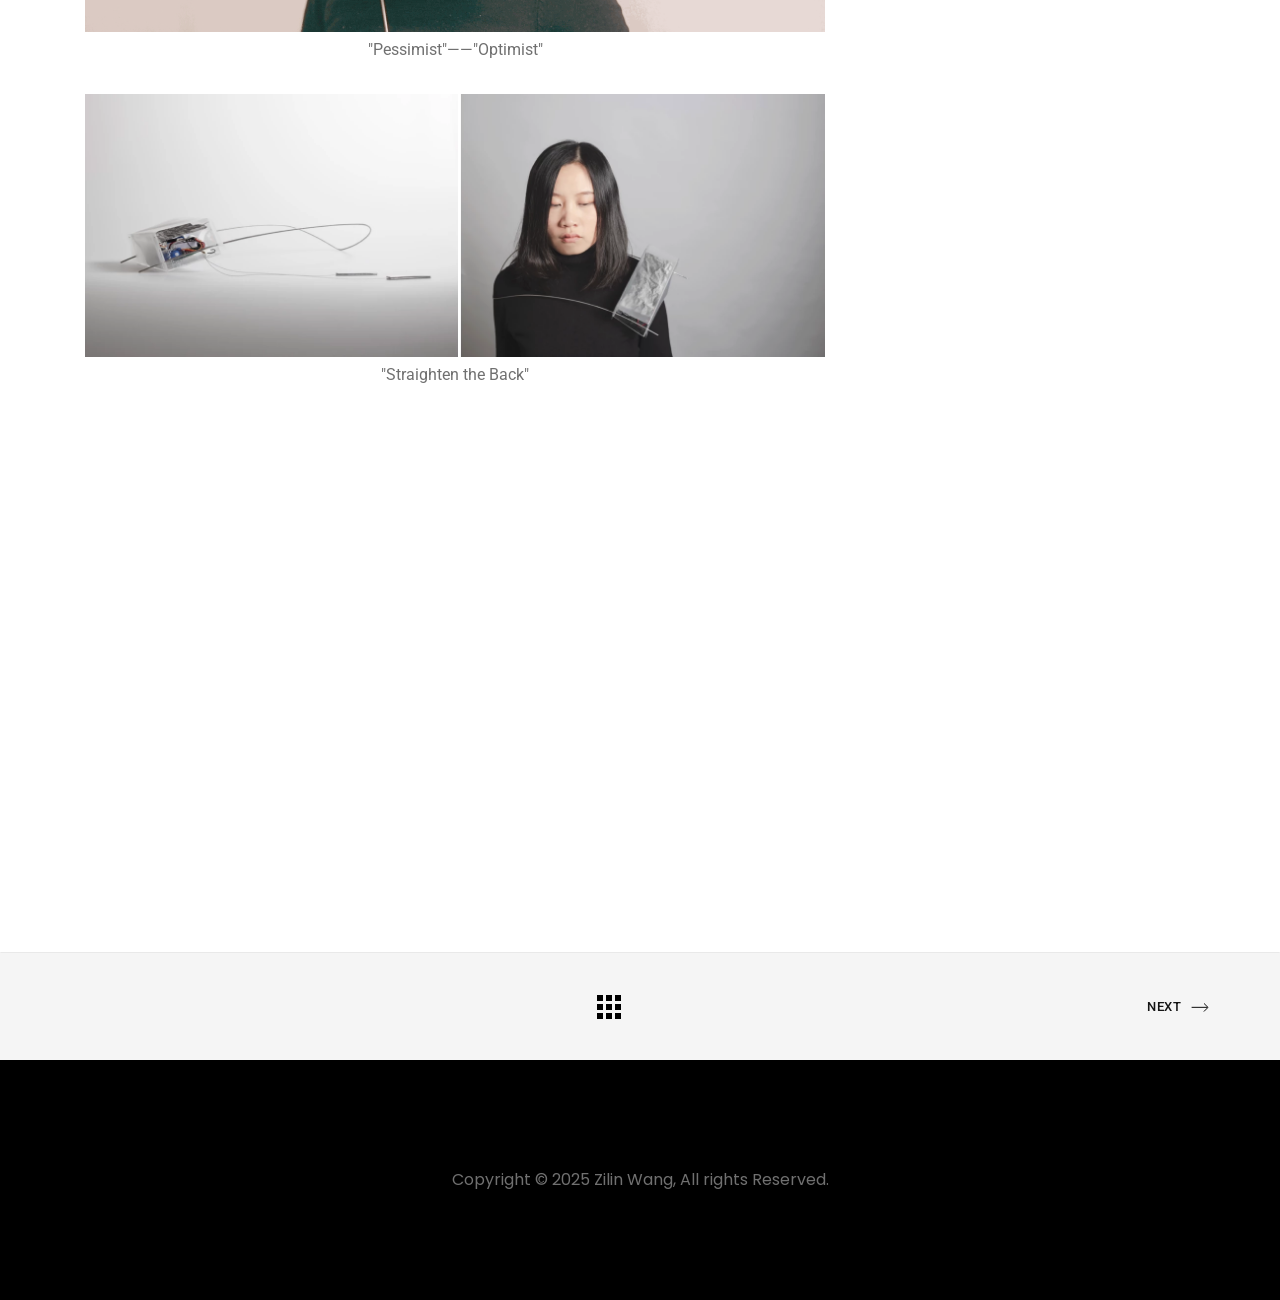
<file: work1.html>
<!doctype html>
<html lang="en">
<head>
<title>“Female Interaction”</title>
<meta charset="UTF-8">
<meta name="description" content="Stephens Portfolio Template">
<meta name="keywords" content="personal, portfolio">
<meta name="viewport" content="width=device-width, initial-scale=1.0">
<!-- Favicon -->   
<link href="/images/icon.png" rel="shortcut icon" type="image/x-icon" />

<!-- Stylesheets1 -->
<!-- <link rel="stylesheet" href="css/bootstrap.css"/>
<link rel="stylesheet" href="css/reset.css"/>
<link rel="stylesheet" href="css/style.css"/>
    <link rel="stylesheet" href="css/animate.css"/>
<link rel="stylesheet" href="css/magnific-popup.css"/> 
<link rel="stylesheet" href="stylework.css"/> -->

<link rel="stylesheet" href="css/style.css"/>


<!-- Stylesheets2 -->
<link href="https://fonts.googleapis.com/css?family=Roboto:400,500,700&subset=latin,latin-ext" rel="stylesheet" type="text/css" />
<link rel='stylesheet' id='bootstrap-css'  href='assets/lib/bootstrap/css/bootstrap.min.css' type='text/css' media='all' />
<link rel='stylesheet' id='font-awesome-css'  href='assets/css/icons/font-awesome.min.css' type='text/css' media='all' />       
<link rel='stylesheet' id='swiper-css' href='assets/lib/swiper/css/swiper.min.css' type='text/css' media='all' />
<link rel='stylesheet' id='cubeportfolio-css'  href='assets/lib/cubeportfolio/css/cubeportfolio.min.css' type='text/css' media='all' />

<link rel='stylesheet' id='main-css'  href='stylework.css' type='text/css' media='all' />
    
<!-- Google Web fonts -->
<link href="https://fonts.googleapis.com/css?family=Montserrat:400,700" rel="stylesheet">
<link href="https://fonts.googleapis.com/css?family=Poppins" rel="stylesheet">

<!-- Font icons -->
<link rel="stylesheet" href="icon-fonts/font-awesome-4.5.0/css/font-awesome.min.css"/>
<link rel="stylesheet" href="icon-fonts/essential-regular-fonts/essential-icons.css"/>

<!--[if lt IE 9]>
  <script src="https://oss.maxcdn.com/html5shiv/3.7.2/html5shiv.min.js"></script>
  <script src="https://oss.maxcdn.com/respond/1.4.2/respond.min.js"></script>
<![endif]-->

</head>

<body class="single single-portfolio portfolio-details-right">
    
     <!-- Preloading --> 
     <!-- <div id="preloader">
    	<div class="spinner">
            <div class="uil-ripple-css" style="transform:scale(0.29);"><div></div><div></div></div>
        </div>
    </div> -->
    
     <!-- 导航栏 --> 
    <nav class="subpage-nav">
        <div class="row">
            <div class="container">
                <div class="logo">
                    <a href="index.html#home"><img src="images/logo.svg" alt=""></a>
                </div>
                <div class="responsive"><i data-icon="m" class="icon"></i></div>
                <ul class="nav-menu">
                    <li><a href="index.html#home" class="smoothScroll">Home</a></li>
                    <li><a href="index.html#about" class="smoothScroll">About</a></li>
                    <li><a href="index.html#portfolio" class="smoothScroll">Portfolio</a></li>
                    <li><a href="index.html#blog" class="smoothScroll">Blog</a></li>
                    <li><a href="index.html#contact" class="smoothScroll">Contact</a></li>
                </ul>
            </div>
        </div>
    </nav>
    
    
    <div class="site-content-contain">
        <div id="content" class="site-content">                 
            <div id="primary" class="content-area">
                <main id="main" class="site-main" role="main">
                    <div class="container-fluid">
                        <div class="row">
                            <div class="col-sm-12 pr-0 pl-0">
                                <div class="portfolio-hero-section-wrap">
                                    <div class="portfolio-hero-section">
                                        <!-- <div class="hero-image hero-full-height" style="background-image:url('images/work-1-1.png');height:900px;"></div>	 -->
                                         <div class="hero-image" style="background-image:url('images/work-1-1.webp')"></div>
                                    </div>			
                                </div>
                            </div>
                        </div>    
                    </div>        

                    <div class="container">
                        <div class="row">
                            <div class="col-sm-12">
                                <article class="portfolio right-sidebar clearfix">
                                    <div class="entry-content">
                                        
                                        <div class="media-wrap">
                                            
                                            <div id="portfolio-container-media" class="portfolio-media cbp" data-layoutmode="grid" data-displaytype="default" data-gaphorizontal="30" data-gapvertical="30" data-large-desktop="1" data-tablet-landscape="1" data-tablet-portrait="1" data-mobile="1" >
                                                
                                                <div class="cbp-item">
                                                    <div class="cbp-caption-defaultWrap">
                                                        <img src="images/work-1-2.webp" class="portfolio-media-image" alt="Inner Outer View" >
                                                        <div class="image-meta-details centered-aligned"><span>"Face It"</span></div>
                                                    </div>
                                                </div>
                                                
                                                <div class="cbp-item">
                                                    <div class="cbp-caption-defaultWrap">
                                                        <img src="images/work-1-4.webp" class="portfolio-media-image" alt="Inner View" >
                                                        <div class="image-meta-details centered-aligned"><span>Details of Bare Conductive</span></div>
                                                    </div>
                                                </div>          
                                                
                                                <div class="cbp-item">
                                                    <div class="cbp-caption-defaultWrap">
                                                        <iframe width="750" height="421.875" src="https://www.youtube.com/embed/Pu71yKr8VUI?si=0mApGH0iiKrNXFJb" title="YouTube video player" frameborder="0" allow="accelerometer; autoplay; clipboard-write; encrypted-media; gyroscope; picture-in-picture; web-share" referrerpolicy="strict-origin-when-cross-origin" allowfullscreen></iframe>
                                                        <div class="image-meta-details centered-aligned"></div>
                                                    </div>
                                                </div> 
                                                
                                                <div class="cbp-item">
                                                    <div class="cbp-caption-defaultWrap">
                                                        <img src="images/work-1-3.webp" class="portfolio-media-image" alt="Inner View" >
                                                        <div class="image-meta-details centered-aligned"><span>"Take a Deep Breath"</span></div>
                                                    </div>
                                                </div> 

                                                <div class="cbp-item">
                                                    <div class="cbp-caption-defaultWrap">
                                                        <img src="images/work-1-5.gif" loop="-1" class="portfolio-media-image" alt="Inner View Closeup" >
                                                        <div class="image-meta-details centered-aligned"><span>"Pessimist"——"Optimist"</span></div>
                                                    </div>
                                                </div>  

                                                <div class="cbp-item">
                                                    <div class="cbp-caption-defaultWrap">
                                                        <img src="images/work-1-6.webp" class="portfolio-media-image" alt="Inner View Closeup" >
                                                        <div class="image-meta-details centered-aligned"><span>"Straighten the Back"</span></div>
                                                    </div>
                                                </div>    
                                                
                                                <div class="cbp-item">
                                                    <div class="cbp-caption-defaultWrap">
                                                        <iframe width="750" height="421.875" src="https://www.youtube.com/embed/2Pqm4NqU_Uo?si=uvuYemiBOOHqlDZu" title="YouTube video player" frameborder="0" allow="accelerometer; autoplay; clipboard-write; encrypted-media; gyroscope; picture-in-picture; web-share" referrerpolicy="strict-origin-when-cross-origin" allowfullscreen></iframe>
                                                        <div class="image-meta-details centered-aligned"></div>
                                                    </div>
                                                </div> 

                                            </div>

                                        </div>                                           
                                    </div><!-- .entry-content -->

                                    <header class="entry-header">	
                                        <h2 class="entry-title">Female Interaction</h2>
                                        <div class="description">Interactive Installation</div>
                                        <div class="entry-meta">
                                            <div class="meta-desc">
                                                <p>“Face It, Take a Deep Breath, Straighten the Back” is a series of wearable interactive installations designed to help women recognize their inner power. Nowadays, women continue to face significant stress and stereotypes. As a designer, I explore how to empower women through physical computing and interactive experience.
                                                     <br> <br>
                                                     “Face It, Take a Deep Breath, Straighten the Back” 是一些列可穿戴的交互装置，
                                                     意在如何通过互动体验，发掘女性内心力量。当今虽然女性地位逐渐提高，但仍然承受着社会赋予“女性角色”压力，
                                                     还有一些固有的偏见和负面言论，作为设计师，我希望思考如何通过互动体验去传达女性力量。
                                                     <br>
                                                     "Face it", 是基于Bare conductive创作的一款可交互装置，当用户捂住眼睛的时候，就会触碰导电墨水，触发程序，播放事先录好的关于女性偏见的噪音。当放下双手，“选择勇敢面对”时，噪音消失。
                                                     <br>
                                                     "Take a Deep Breath", 当用户深呼吸时，通过温湿度传感器触发连接Arduino的加热垫，从而使装置上用感温墨水写的Pessimist消失，显示出Optimist. 
                                                     <br>
                                                     "Straighten the Back",当用户试着用双手触碰背后可穿戴装置的金属片时，胸前象征着复杂压力的图案会通过伺服电机的运动下落，这个过程中用户会下意识挺直后背。
                                                    </p>
                                                    
                                            </div>   
                                            <div class="meta-entries">
                                                <ul>
                                                    <li><span>Tools</span>Arduino、Bare Conductive、Thermochronic Ink</li>
                                                    <li><span>Details</span>
                                                        <span class="portfolio-categories">
                                                            <a href="writing1.html">Wearable Installation Design: Guide Women to realise inner power via physical computing</a>
                                                            <!-- <a href="#">Illustration</a> -->
                                                        </span>
                                                    </li>
                                                    <li class="portfolio-social-share-links">
                                                        <span>Collaborator</span>
                                                        <a>Siyue Chen</a>
                                                        
                                                        <!-- <a href="#" title="Share portfolio on Facebook">
                                                            <i class="fab fa-facebook-f"></i>
                                                        </a>
                                                        <a href="#" title="Share portfolio on Pinterest">
                                                            <i class="fab fa-pinterest-p"></i>
                                                        </a>
                                                        <a href="#" title="Share portfolio on Xing">
                                                            <i class="fab fa-xing"></i>
                                                        </a> -->
                                                    </li>
                                                </ul>
                                            </div>
                                        </div>
                                    </header><!-- .entry-header -->		
                                </article>

                                <div class="portfolio-navigation-wrap">
                                    <ul class="portfolio-navigation">
                                        <li class="portfolio-prev">
                                           <!-- <a href="#" rel="prev">                                                        
                                                <span>Prev</span>
                                            </a>  -->
                                        </li>
                                        <li>
                                            <a href="portfolio.html">                                                        
                                                <img src="assets/images/svg/grid.svg" alt="All Portfolio">
                                            </a>
                                        </li>
                                        <li class="portfolio-next">
                                            <a href="work2.html" rel="next">                                        
                                                <span>Next </span>
                                            </a>
                                        </li>
                                    </ul>
                                </div>                           
                            </div>                                 
                        </div>                             
                    </div>                             
                </main><!-- #main -->
            </div><!-- #primary -->                   

            <a id="gotoTop" href="#" class="scroll-top-link" data-easing="easeOutQuad" data-speed="700" ><i class="fa fa-angle-up"></i></a>

        </div><!-- #content -->

    </div> <!-- .site-content-contain -->  
         
         
    <footer>
        <div class="container">
            <!-- <div class="social">
                <a href="#"><i class="fa fa-facebook" aria-hidden="true"></i>  </a>
                <a href="#"><i class="fa fa-twitter" aria-hidden="true"></i>  </a>
                <a href="#"><i class="fa fa-instagram" aria-hidden="true"></i>  </a>
                <a href="#"><i class="fa fa-google-plus" aria-hidden="true"></i>  </a>
                <a href="#"><i class="fa fa-behance" aria-hidden="true"></i>  </a>
                <a href="#"><i class="fa fa-dribbble" aria-hidden="true"></i>  </a>
            </div> -->
            <p>Copyright © 2025 Zilin Wang, All rights Reserved. <br/>
            </p>
        </div>
    </footer>
    
<!-- Javascripts 1-->
<!-- <script src="js/jquery-2.1.4.min.js"></script>jQuery library -->
<!--= <script src="js/bootstrap.min.js"></script> 
<script src="js/wow.min.js"></script>
<script src="js/isotope.pkgd.min.js"></script>
<script src="js/typed.js"></script>
<script src="js/jquery.magnific-popup.min.js"></script>
<script src="js/main.js"></script>   -->

<script src="js/wow.min.js"></script>

<!-- Javascripts 2-->
<script type='text/javascript' src='assets/js/vendor/jquery-1.12.4.min.js'></script>
<script type='text/javascript' src='assets/js/vendor/TweenMax.min.js'></script>        
<script type='text/javascript' src='assets/js/vendor/headsup.min.js'></script>        
<script type='text/javascript' src='assets/js/vendor/jquery.easing.min.1.3.js'></script>      
<script type='text/javascript' src='assets/lib/cubeportfolio/js/jquery.cubeportfolio.min.js'></script>
<script type='text/javascript' src='assets/lib/swiper/js/swiper.min.js'></script>        
<script type='text/javascript' src='assets/js/vendor/jquery.sticky-kit.min.js'></script>              

<script type='text/javascript' src='assets/js/main.js'></script>   

<script src="js/jquery-2.1.4.min.js"></script>
<script src="js/jquery.magnific-popup.min.js"></script>
<script src="js/main.js"></script>
    
 
</body>
</html>
</file>
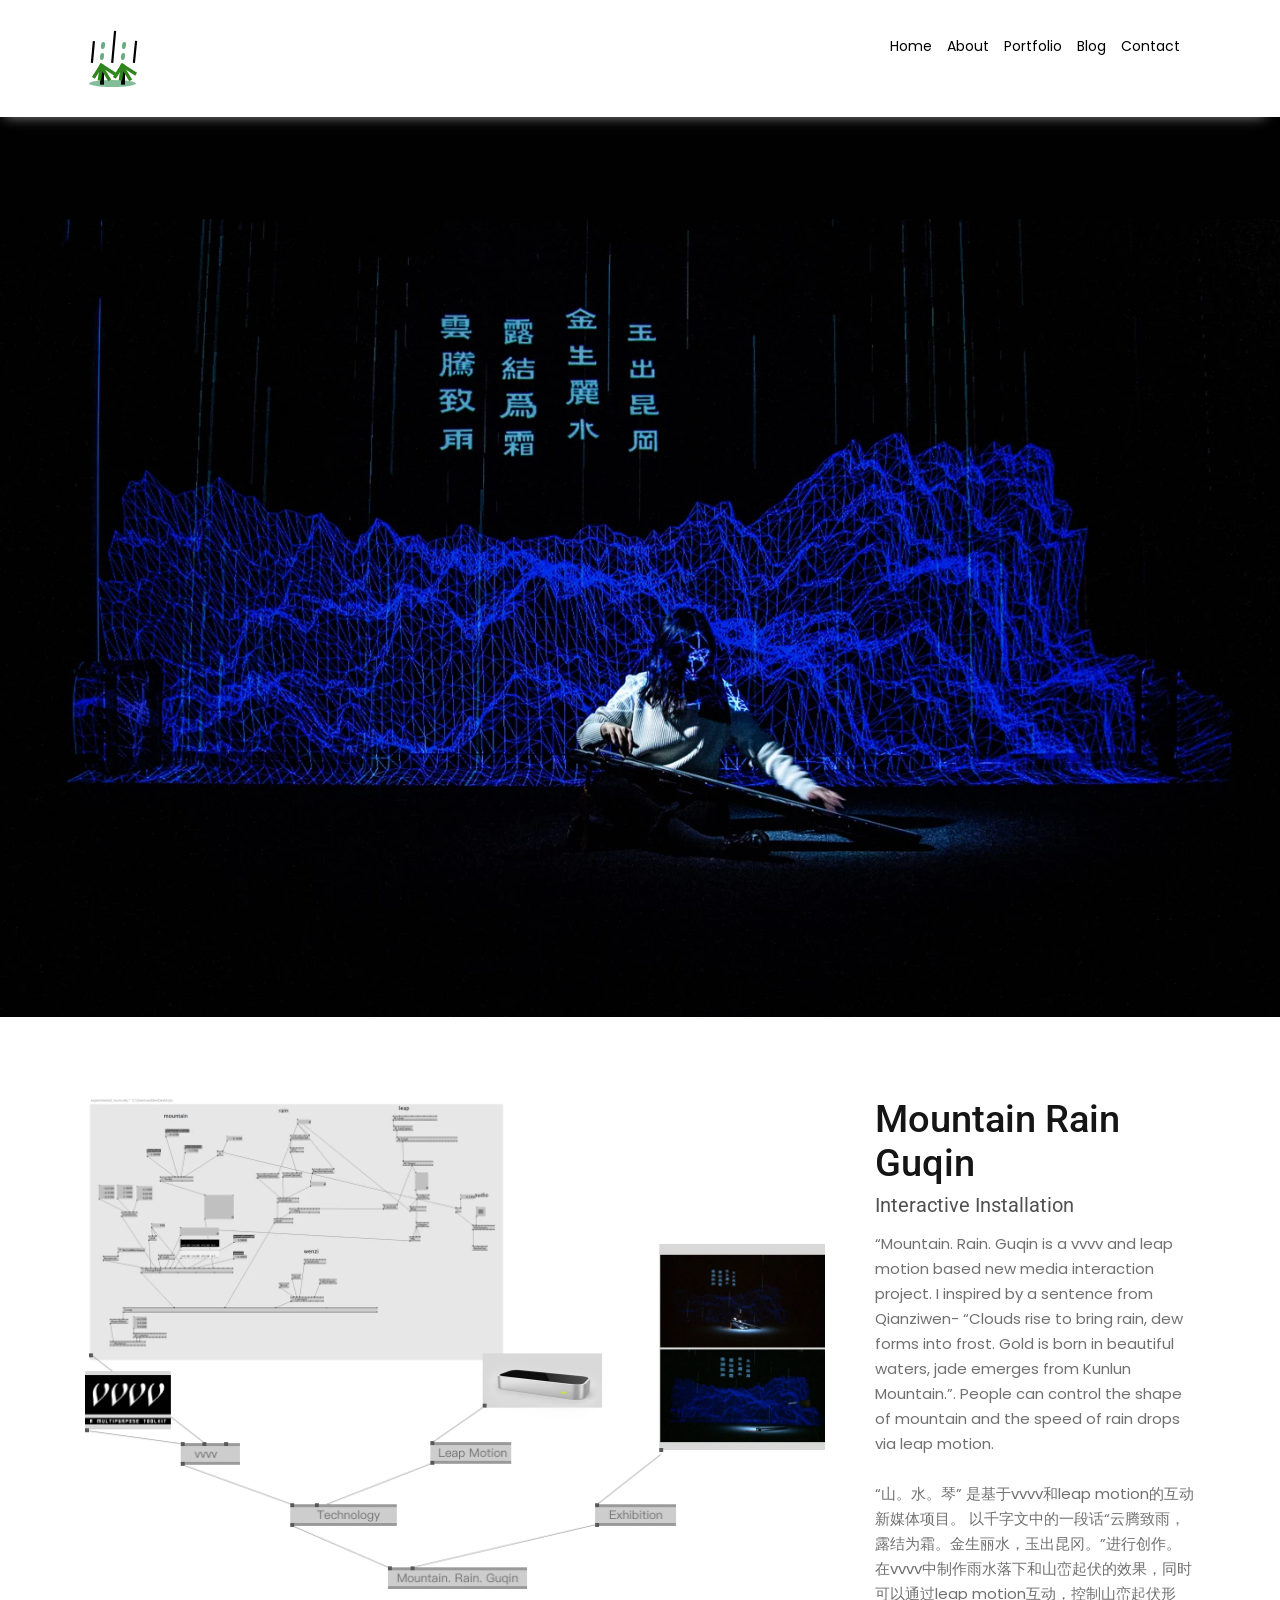
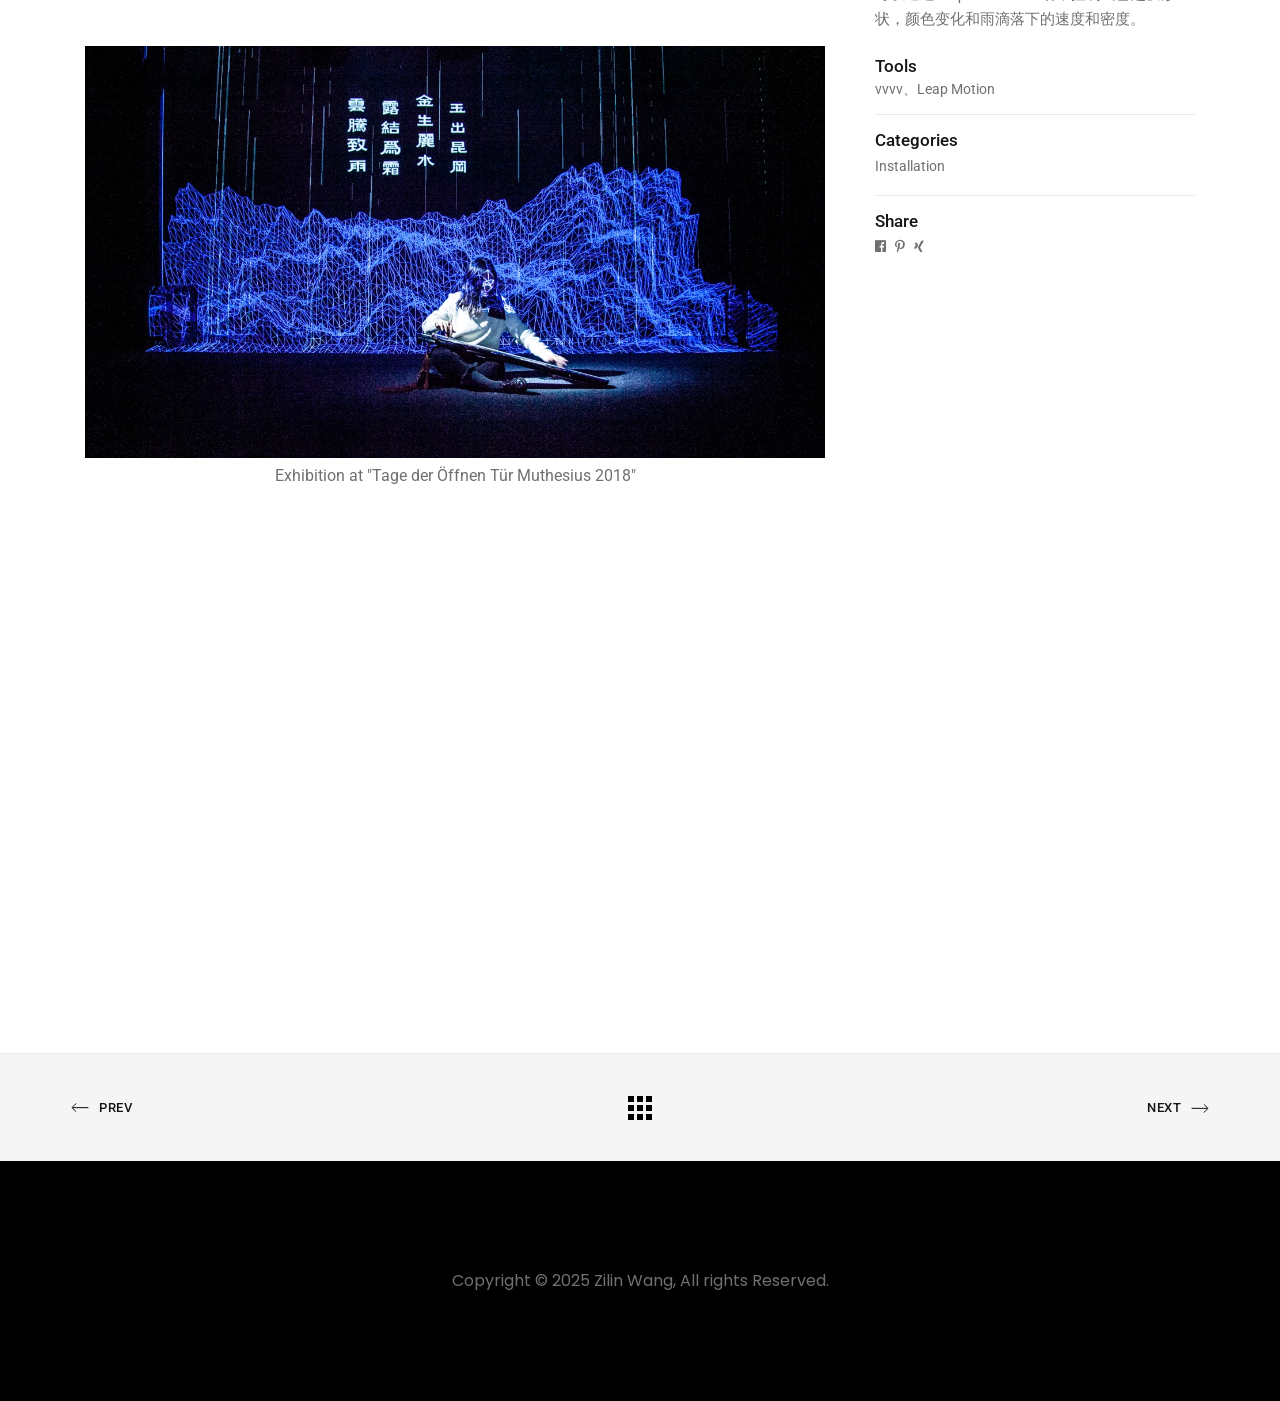
<file: work2.html>
<!doctype html>
<html lang="en">
<head>
<title>“Mountain Rain Guqin”</title>
<meta charset="UTF-8">
<meta name="description" content="Stephens Portfolio Template">
<meta name="keywords" content="personal, portfolio">
<meta name="viewport" content="width=device-width, initial-scale=1.0">
<!-- Favicon -->   
<link href="/images/icon.png" rel="shortcut icon" type="image/x-icon" />

<!-- Stylesheets1 -->
<!-- <link rel="stylesheet" href="css/bootstrap.css"/>
<link rel="stylesheet" href="css/reset.css"/>
<link rel="stylesheet" href="css/style.css"/>
    <link rel="stylesheet" href="css/animate.css"/>
<link rel="stylesheet" href="css/magnific-popup.css"/> 
<link rel="stylesheet" href="stylework.css"/> -->

<link rel="stylesheet" href="css/style.css"/>


<!-- Stylesheets2 -->
<link href="https://fonts.googleapis.com/css?family=Roboto:400,500,700&subset=latin,latin-ext" rel="stylesheet" type="text/css" />
<link rel='stylesheet' id='bootstrap-css'  href='assets/lib/bootstrap/css/bootstrap.min.css' type='text/css' media='all' />
<link rel='stylesheet' id='font-awesome-css'  href='assets/css/icons/font-awesome.min.css' type='text/css' media='all' />       
<link rel='stylesheet' id='swiper-css' href='assets/lib/swiper/css/swiper.min.css' type='text/css' media='all' />
<link rel='stylesheet' id='cubeportfolio-css'  href='assets/lib/cubeportfolio/css/cubeportfolio.min.css' type='text/css' media='all' />

<link rel='stylesheet' id='main-css'  href='stylework.css' type='text/css' media='all' />
    
<!-- Google Web fonts -->
<link href="https://fonts.googleapis.com/css?family=Montserrat:400,700" rel="stylesheet">
<link href="https://fonts.googleapis.com/css?family=Poppins" rel="stylesheet">

<!-- Font icons -->
<link rel="stylesheet" href="icon-fonts/font-awesome-4.5.0/css/font-awesome.min.css"/>
<link rel="stylesheet" href="icon-fonts/essential-regular-fonts/essential-icons.css"/>

<!--[if lt IE 9]>
  <script src="https://oss.maxcdn.com/html5shiv/3.7.2/html5shiv.min.js"></script>
  <script src="https://oss.maxcdn.com/respond/1.4.2/respond.min.js"></script>
<![endif]-->

</head>

<body class="single single-portfolio portfolio-details-right">
    
     <!-- Preloading --> 
     <div id="preloader">
    	<div class="spinner">
            <div class="uil-ripple-css" style="transform:scale(0.29);"><div></div><div></div></div>
        </div>
    </div>
    
     <!-- 导航栏 --> 
    <nav class="subpage-nav">
        <div class="row">
            <div class="container">
                <div class="logo">
                    <a href="index.html#home"><img src="images/logo.svg" alt=""></a>
                </div>
                <div class="responsive"><i data-icon="m" class="icon"></i></div>
                <ul class="nav-menu">
                    <li><a href="index.html#home" class="smoothScroll">Home</a></li>
                    <li><a href="index.html#about" class="smoothScroll">About</a></li>
                    <li><a href="index.html#portfolio" class="smoothScroll">Portfolio</a></li>
                    <li><a href="index.html#blog" class="smoothScroll">Blog</a></li>
                    <li><a href="index.html#contact" class="smoothScroll">Contact</a></li>
                </ul>
            </div>
        </div>
    </nav>
    
    <!--background img-->
    <div class="site-content-contain">
        <div id="content" class="site-content">                 
            <div id="primary" class="content-area">
                <main id="main" class="site-main" role="main">
                    <div class="container-fluid">
                        <div class="row">
                            <div class="col-sm-12 pr-0 pl-0">
                                <div class="portfolio-hero-section-wrap">
                                    <div class="portfolio-hero-section">
                                        <div class="hero-image" style="background-image:url('images/work-2-1.webp')"></div>	
                                    </div>			
                                </div>
                            </div>
                        </div>    
                    </div>        

                    <div class="container">
                        <div class="row">
                            <div class="col-sm-12">
                                <article class="portfolio right-sidebar clearfix">
                                    <div class="entry-content">
                                        
                                        <div class="media-wrap">
                                            
                                            <div id="portfolio-container-media" class="portfolio-media cbp" data-layoutmode="grid" data-displaytype="default" data-gaphorizontal="30" data-gapvertical="30" data-large-desktop="1" data-tablet-landscape="1" data-tablet-portrait="1" data-mobile="1" >
                                                
                                                <div class="cbp-item">
                                                    <div class="cbp-caption-defaultWrap">
                                                        <img src="images/work-2-2.webp" class="portfolio-media-image" alt="Inner Outer View" >
                                                        <div class="image-meta-details centered-aligned"><span></span></div>
                                                    </div>
                                                </div>
                                                
                                                <div class="cbp-item">
                                                    <div class="cbp-caption-defaultWrap">
                                                        <img src="images/work-2-3.webp" class="portfolio-media-image" alt="Inner View" >
                                                        <div class="image-meta-details centered-aligned"><span>Exhibition at "Tage der Öffnen Tür Muthesius 2018"</span></div>
                                                    </div>
                                                </div>                                                        
                                                
                                                <br></br>
                                                <!-- <div class="cbp-item">
                                                    <div class="cbp-caption-defaultWrap">
                                                        <p></p>
                                                        <div class="image-meta-details centered-aligned"><span>Inner View</span></div>
                                                    </div>
                                                </div>  -->

                                                <!-- <div class="cbp-item">
                                                    <div class="cbp-caption-defaultWrap">
                                                        <video controls >
                                                            <source src="assets/work2-1.mp4">
                                                        </video>
                                                        <div class="image-meta-details centered-aligned"><span>Inner View Closeup</span></div>
                                                    </div>
                                                </div>    -->

                                                <div class="cbp-item">
                                                    <div class="cbp-caption-defaultWrap">
                                                        <!-- <iframe width="750" height="421.875" src="https://www.youtube.com/embed/Pu71yKr8VUI?si=0mApGH0iiKrNXFJb" title="YouTube video player" frameborder="0" allow="accelerometer; autoplay; clipboard-write; encrypted-media; gyroscope; picture-in-picture; web-share" referrerpolicy="strict-origin-when-cross-origin" allowfullscreen></iframe> -->
                                                        <iframe width="750" height="421.875" src="//player.bilibili.com/player.html?isOutside=true&aid=113366852966092&bvid=BV1Z5ySYQEUe&cid=26454066038&p=1" scrolling="no" border="0" frameborder="no" framespacing="0" allowfullscreen="true"></iframe>
                                                        <div class="image-meta-details centered-aligned"></div>
                                                    </div>
                                                </div> 

                                            </div>

                                        </div>                                           
                                    </div><!-- .entry-content -->

                                    <header class="entry-header">	
                                        <h2 class="entry-title">Mountain Rain Guqin</h2>
                                        <div class="description">Interactive Installation</div>
                                        <div class="entry-meta">
                                            <div class="meta-desc">
                                                <p>“Mountain. Rain. Guqin is a vvvv and leap motion based new media interaction project.
                                                     I inspired by a sentence from Qianziwen- “Clouds rise to bring rain, dew forms into frost. Gold is born in beautiful waters, jade emerges from Kunlun Mountain.”. People can control the shape of mountain and the speed of rain drops via leap motion. 
                                                     <br> <br>
                                                     “山。水。琴” 是基于vvvv和leap motion的互动新媒体项目。
                                                     以千字文中的一段话“云腾致雨，露结为霜。金生丽水，玉出昆冈。”进行创作。
                                                     在vvvv中制作雨水落下和山峦起伏的效果，同时可以通过leap motion互动，控制山峦起伏形状，颜色变化和雨滴落下的速度和密度。
                                                    </p>
                                            </div>   
                                            <div class="meta-entries">
                                                <ul>
                                                    <li><span>Tools</span>vvvv、Leap Motion</li>
                                                    <li><span>Categories</span>
                                                        <span class="portfolio-categories">
                                                            <a href="#">Installation</a>
                                                            <!-- <a href="#">Illustration</a> -->
                                                        </span>
                                                    </li>
                                                    <li class="portfolio-social-share-links">
                                                        <span>Share</span>
                                                        <a href="#" title="Share portfolio on Facebook">
                                                            <i class="fab fa-facebook-f"></i>
                                                        </a>
                                                        <a href="#" title="Share portfolio on Pinterest">
                                                            <i class="fab fa-pinterest-p"></i>
                                                        </a>
                                                        <a href="#" title="Share portfolio on Xing">
                                                            <i class="fab fa-xing"></i>
                                                        </a>
                                                    </li>
                                                </ul>
                                            </div>
                                        </div>
                                    </header><!-- .entry-header -->		
                                </article>

                                <div class="portfolio-navigation-wrap">
                                    <ul class="portfolio-navigation">
                                        <li class="portfolio-prev">
                                           <a href="work1.html" rel="prev">                                                        
                                                <span>Prev</span>
                                            </a> 
                                        </li>
                                        <li>
                                            <a href="portfolio.html">                                                        
                                                <img src="assets/images/svg/grid.svg" alt="All Portfolio">
                                            </a>
                                        </li>
                                        <li class="portfolio-next">
                                            <a href="work3.html" rel="next">                                        
                                                <span>Next </span>
                                            </a>
                                        </li>
                                    </ul>
                                </div>                           
                            </div>                                 
                        </div>                             
                    </div>                             
                </main><!-- #main -->
            </div><!-- #primary -->                   

            <a id="gotoTop" href="#" class="scroll-top-link" data-easing="easeOutQuad" data-speed="700" ><i class="fa fa-angle-up"></i></a>

        </div><!-- #content -->

    </div> <!-- .site-content-contain -->  
         
         
    <footer>
        <div class="container">
            <!-- <div class="social">
                <a href="#"><i class="fa fa-facebook" aria-hidden="true"></i>  </a>
                <a href="#"><i class="fa fa-twitter" aria-hidden="true"></i>  </a>
                <a href="#"><i class="fa fa-instagram" aria-hidden="true"></i>  </a>
                <a href="#"><i class="fa fa-google-plus" aria-hidden="true"></i>  </a>
                <a href="#"><i class="fa fa-behance" aria-hidden="true"></i>  </a>
                <a href="#"><i class="fa fa-dribbble" aria-hidden="true"></i>  </a>
            </div> -->
            <p>Copyright © 2025 Zilin Wang, All rights Reserved. <br/>
            </p>
        </div>
    </footer>
    
<!-- Javascripts 1-->
<!-- <script src="js/jquery-2.1.4.min.js"></script>jQuery library -->
<!--= <script src="js/bootstrap.min.js"></script> 
<script src="js/wow.min.js"></script>
<script src="js/isotope.pkgd.min.js"></script>
<script src="js/typed.js"></script>
<script src="js/jquery.magnific-popup.min.js"></script>
<script src="js/main.js"></script>   -->

<script src="js/wow.min.js"></script>

<!-- Javascripts 2-->
<script type='text/javascript' src='assets/js/vendor/jquery-1.12.4.min.js'></script>
<script type='text/javascript' src='assets/js/vendor/TweenMax.min.js'></script>        
<script type='text/javascript' src='assets/js/vendor/headsup.min.js'></script>        
<script type='text/javascript' src='assets/js/vendor/jquery.easing.min.1.3.js'></script>      
<script type='text/javascript' src='assets/lib/cubeportfolio/js/jquery.cubeportfolio.min.js'></script>
<script type='text/javascript' src='assets/lib/swiper/js/swiper.min.js'></script>        
<script type='text/javascript' src='assets/js/vendor/jquery.sticky-kit.min.js'></script>              

<script type='text/javascript' src='assets/js/main.js'></script>   

<script src="js/jquery-2.1.4.min.js"></script>
<script src="js/jquery.magnific-popup.min.js"></script>
<script src="js/main.js"></script>
    
 
</body>
</html>
</file>
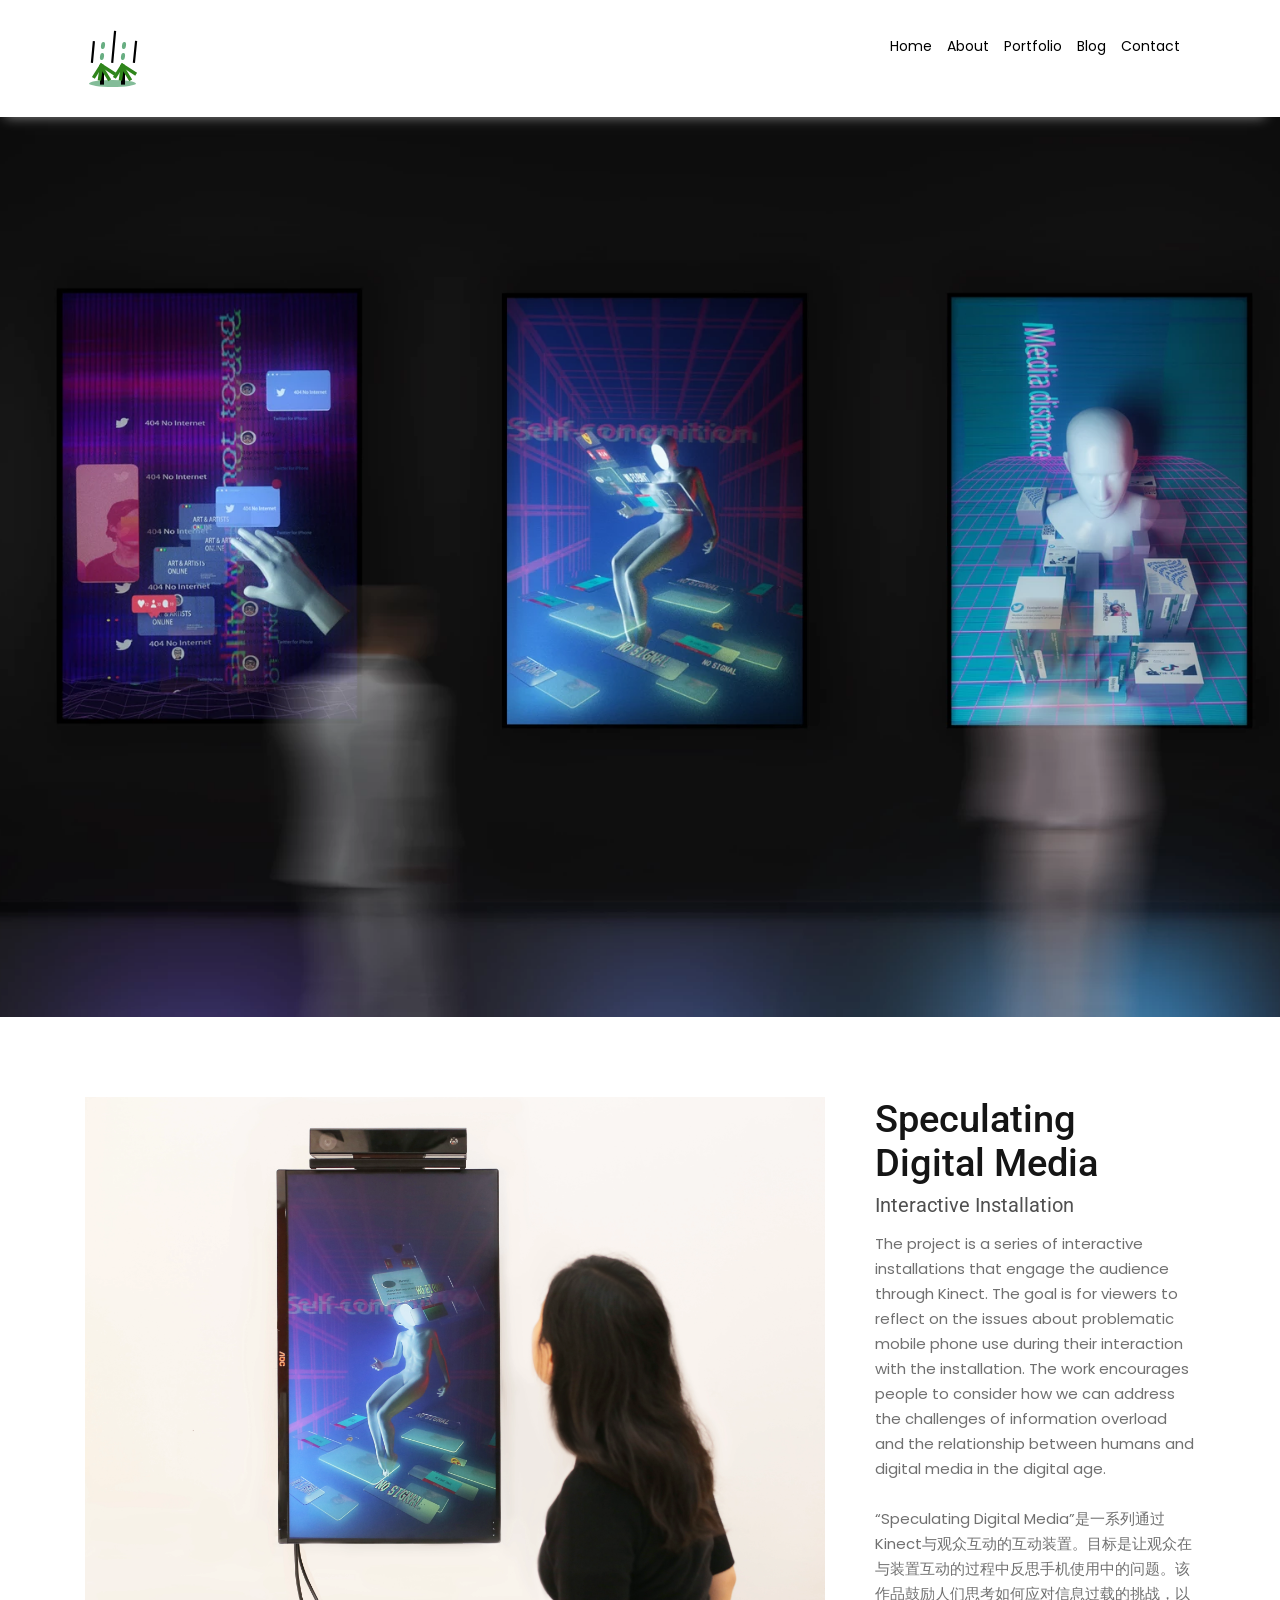
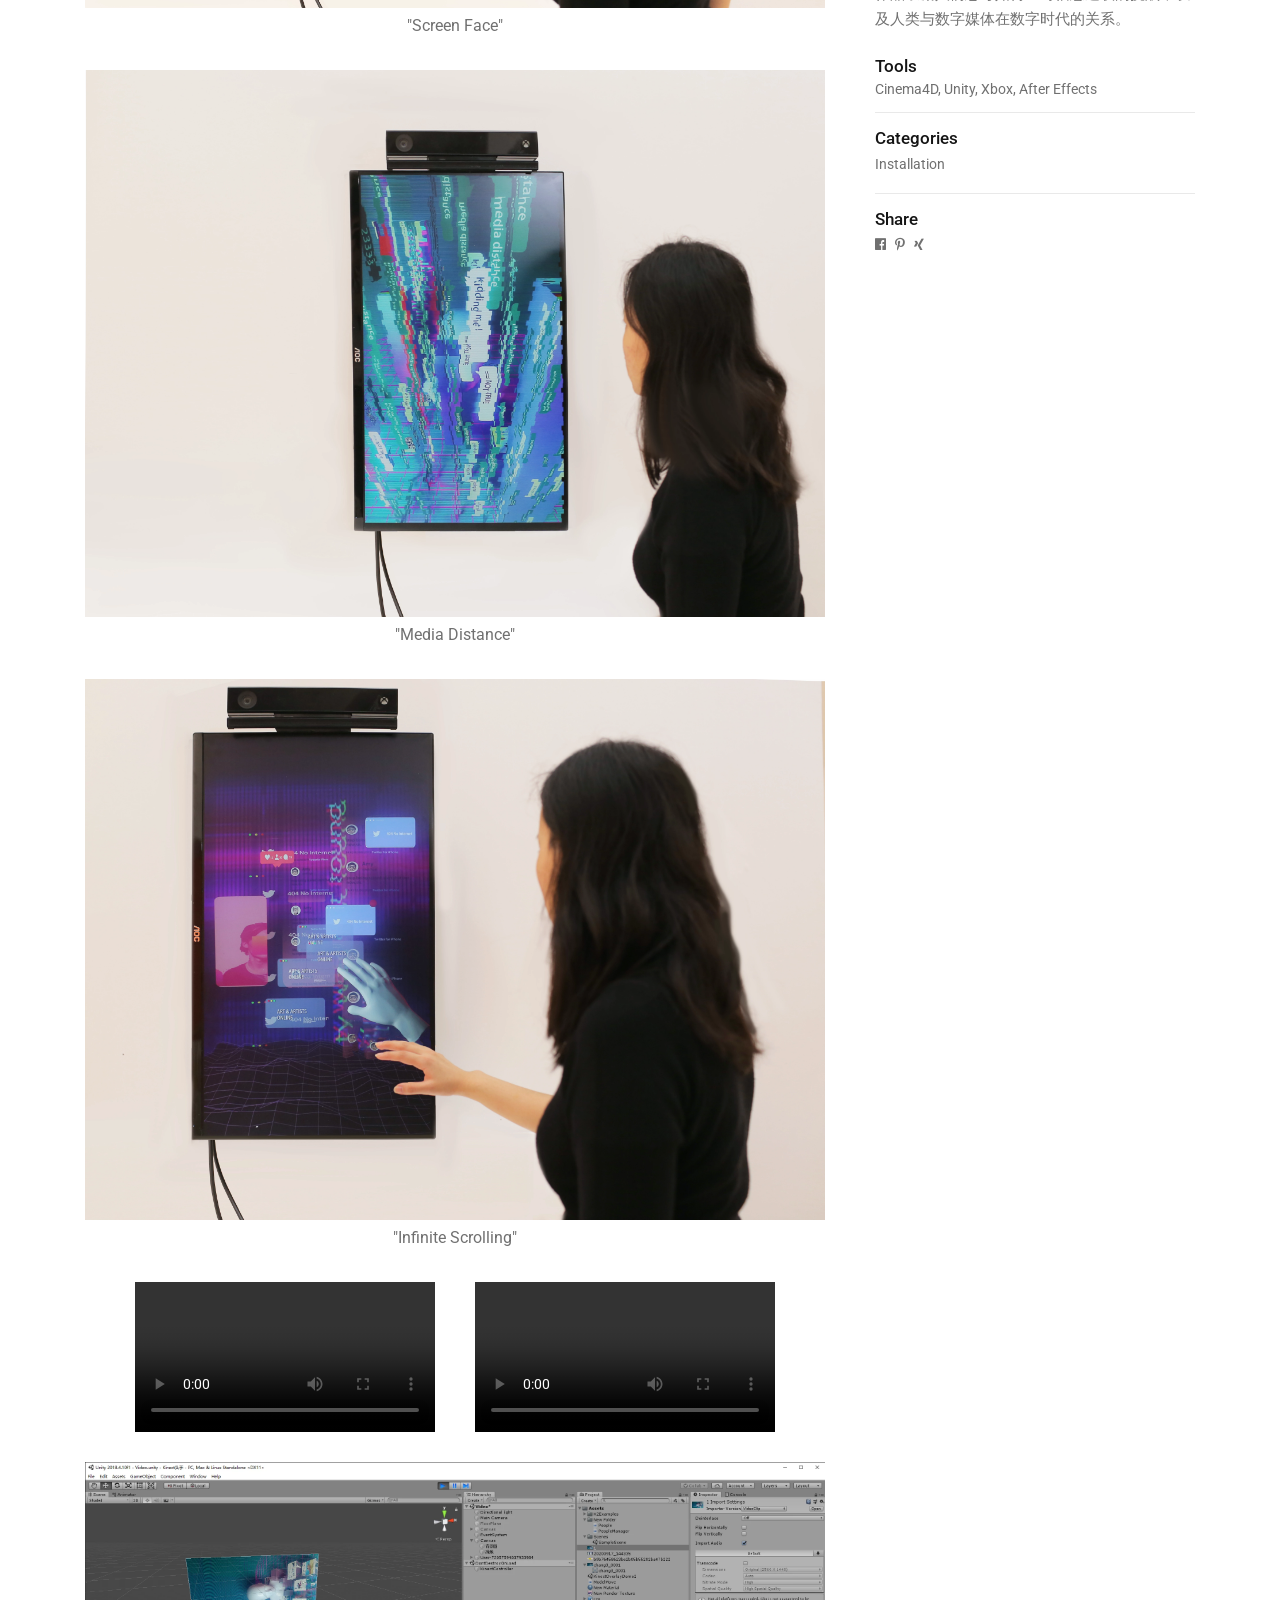
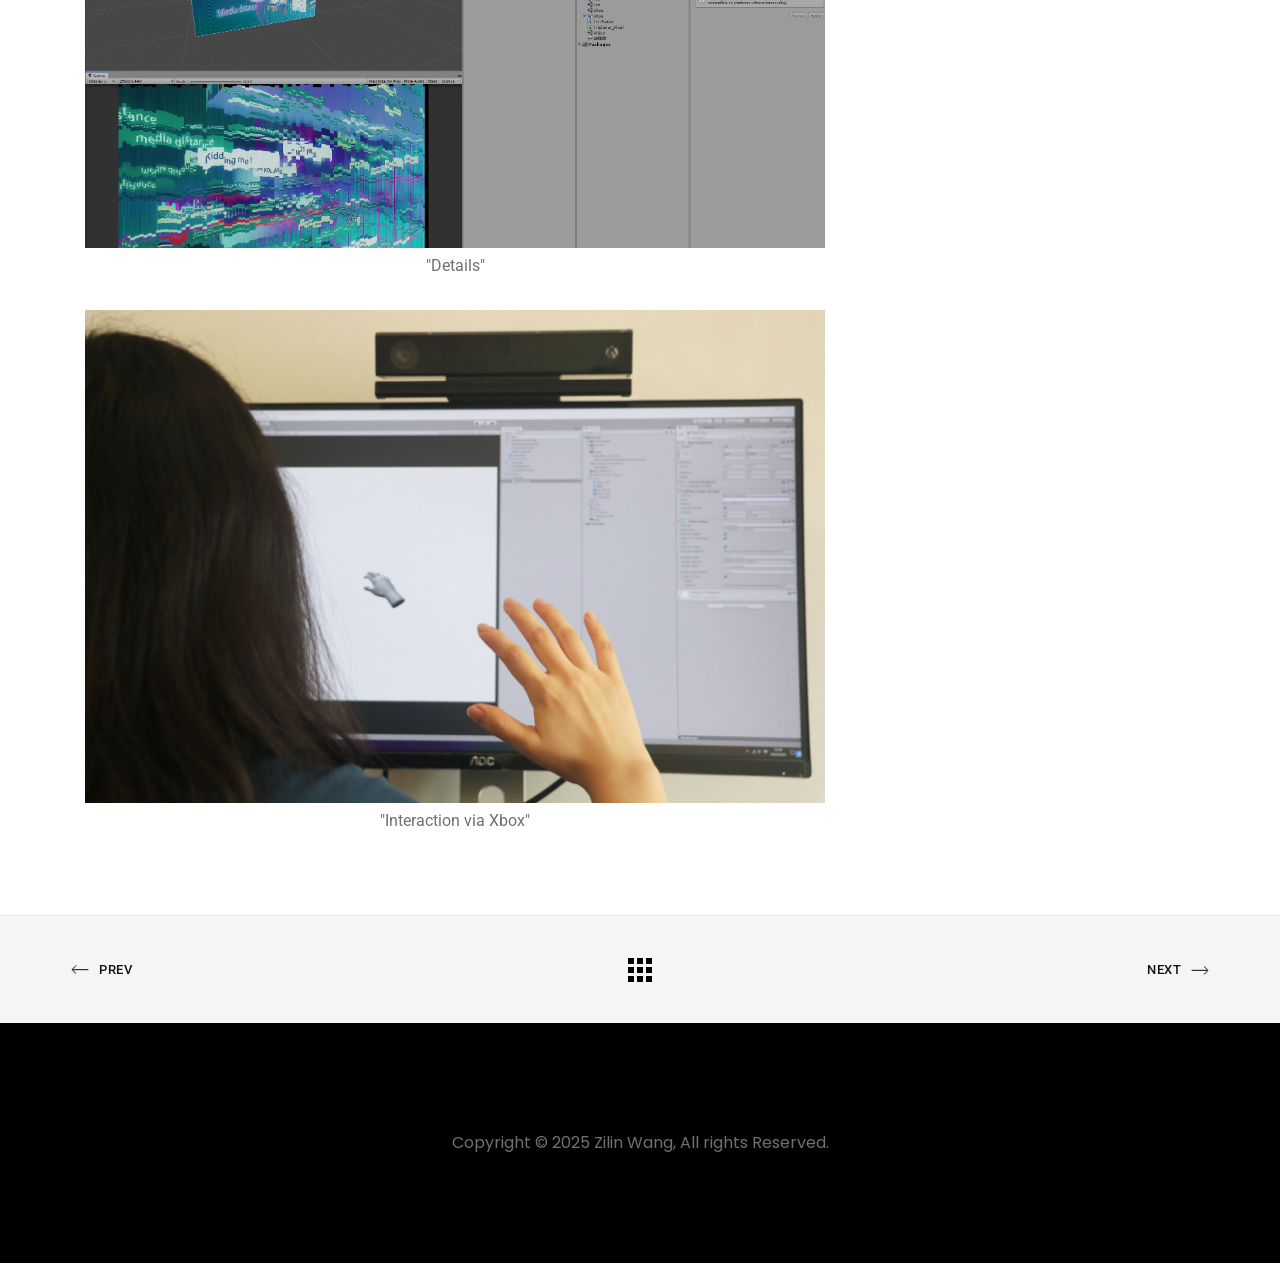
<file: work4.html>
<!doctype html>
<html lang="en">
<head>
<title>“Digital Colony”</title>
<meta charset="UTF-8">
<meta name="description" content="Stephens Portfolio Template">
<meta name="keywords" content="personal, portfolio">
<meta name="viewport" content="width=device-width, initial-scale=1.0">
<!-- Favicon -->   
<link href="/images/icon.png" rel="shortcut icon" type="image/x-icon" />

<!-- Stylesheets1 -->
<!-- <link rel="stylesheet" href="css/bootstrap.css"/>
<link rel="stylesheet" href="css/reset.css"/>
<link rel="stylesheet" href="css/style.css"/>
    <link rel="stylesheet" href="css/animate.css"/>
<link rel="stylesheet" href="css/magnific-popup.css"/> 
<link rel="stylesheet" href="stylework.css"/> -->

<link rel="stylesheet" href="css/style.css"/>


<!-- Stylesheets2 -->
<link href="https://fonts.googleapis.com/css?family=Roboto:400,500,700&subset=latin,latin-ext" rel="stylesheet" type="text/css" />
<link rel='stylesheet' id='bootstrap-css'  href='assets/lib/bootstrap/css/bootstrap.min.css' type='text/css' media='all' />
<link rel='stylesheet' id='font-awesome-css'  href='assets/css/icons/font-awesome.min.css' type='text/css' media='all' />       
<link rel='stylesheet' id='swiper-css' href='assets/lib/swiper/css/swiper.min.css' type='text/css' media='all' />
<link rel='stylesheet' id='cubeportfolio-css'  href='assets/lib/cubeportfolio/css/cubeportfolio.min.css' type='text/css' media='all' />

<link rel='stylesheet' id='main-css'  href='stylework.css' type='text/css' media='all' />
    
<!-- Google Web fonts -->
<link href="https://fonts.googleapis.com/css?family=Montserrat:400,700" rel="stylesheet">
<link href="https://fonts.googleapis.com/css?family=Poppins" rel="stylesheet">

<!-- Font icons -->
<link rel="stylesheet" href="icon-fonts/font-awesome-4.5.0/css/font-awesome.min.css"/>
<link rel="stylesheet" href="icon-fonts/essential-regular-fonts/essential-icons.css"/>

<!--[if lt IE 9]>
  <script src="https://oss.maxcdn.com/html5shiv/3.7.2/html5shiv.min.js"></script>
  <script src="https://oss.maxcdn.com/respond/1.4.2/respond.min.js"></script>
<![endif]-->

</head>

<body class="single single-portfolio portfolio-details-right">
    
     <!-- Preloading --> 
     <div id="preloader">
    	<div class="spinner">
            <div class="uil-ripple-css" style="transform:scale(0.29);"><div></div><div></div></div>
        </div>
    </div>
    
     <!-- 导航栏 --> 
    <nav class="subpage-nav">
        <div class="row">
            <div class="container">
                <div class="logo">
                    <a href="index.html#home"><img src="images/logo.svg" alt=""></a>
                </div>
                <div class="responsive"><i data-icon="m" class="icon"></i></div>
                <ul class="nav-menu">
                    <li><a href="index.html#home" class="smoothScroll">Home</a></li>
                    <li><a href="index.html#about" class="smoothScroll">About</a></li>
                    <li><a href="index.html#portfolio" class="smoothScroll">Portfolio</a></li>
                    <li><a href="index.html#blog" class="smoothScroll">Blog</a></li>
                    <li><a href="index.html#contact" class="smoothScroll">Contact</a></li>
                </ul>
            </div>
        </div>
    </nav>
    
    <!--background img-->
    <div class="site-content-contain">
        <div id="content" class="site-content">                 
            <div id="primary" class="content-area">
                <main id="main" class="site-main" role="main">
                    <div class="container-fluid">
                        <div class="row">
                            <div class="col-sm-12 pr-0 pl-0">
                                <div class="portfolio-hero-section-wrap">
                                    <div class="portfolio-hero-section">
                                        <!-- <div class="hero-image hero-full-height" style="background-image:url('images/work-4-2.png');height:900px;"></div>	 -->
                                        <div class="hero-image" style="background-image:url('images/work-4-2.webp')"></div>
                                    </div>			
                                </div>
                            </div>
                        </div>    
                    </div>        

                    <div class="container">
                        <div class="row">
                            <div class="col-sm-12">
                                <article class="portfolio right-sidebar clearfix">
                                    <div class="entry-content">
                                        
                                        <div class="media-wrap">
                                            
                                            <div id="portfolio-container-media" class="portfolio-media cbp" data-layoutmode="grid" data-displaytype="default" data-gaphorizontal="30" data-gapvertical="30" data-large-desktop="1" data-tablet-landscape="1" data-tablet-portrait="1" data-mobile="1" >
                                                
                                                <div class="cbp-item">
                                                    <div class="cbp-caption-defaultWrap">
                                                        <img src="images/work-4-3.webp" class="portfolio-media-image" alt="Inner Outer View" >
                                                        <div class="image-meta-details centered-aligned"><span>"Screen Face"</span></div>
                                                    </div>
                                                </div>
                                                
                                                <div class="cbp-item">
                                                    <div class="cbp-caption-defaultWrap">
                                                        <img src="images/work-4-4.webp" class="portfolio-media-image" alt="Inner View" >
                                                        <div class="image-meta-details centered-aligned"><span>"Media Distance"</span></div>
                                                    </div>
                                                </div>                                                        
                                                
                                                <div class="cbp-item">
                                                    <div class="cbp-caption-defaultWrap">
                                                        <img src="images/work-4-5.webp" class="portfolio-media-image" alt="Inner View" >
                                                        <div class="image-meta-details centered-aligned"><span>"Infinite Scrolling"</span></div>
                                                    </div>
                                                </div> 

                                                <div class="cbp-item">
                                                    <div class="cbp-caption-defaultWrap">
                                                        <!-- <embed src="assets/MAH00552.mp4" type="" class="portfolio-media-image"> -->
                                                        <div class="video-container">
                                                            <video controls >
                                                                <source src="assets/1.mp4">
                                                            </video>
                                                            <video controls >
                                                                <source src="assets/3.mp4">
                                                            </video>
                                                        </div>

                                                        <div class="image-meta-details centered-aligned"></div>
                                                    </div>
                                                </div>      

                                                <div class="cbp-item">
                                                    <div class="cbp-caption-defaultWrap">
                                                        <img src="images/work-4-6.webp" class="portfolio-media-image" alt="Inner View Closeup" >
                                                        <div class="image-meta-details centered-aligned"><span>"Details"</span></div>
                                                    </div>
                                                </div>     
                                                
                                                <div class="cbp-item">
                                                    <div class="cbp-caption-defaultWrap">
                                                        <img src="images/work-4-7.webp" class="portfolio-media-image" alt="Inner View Closeup" >
                                                        <div class="image-meta-details centered-aligned"><span>"Interaction via Xbox"</span></div>
                                                    </div>
                                                </div>   

                                            </div>

                                        </div>                                           
                                    </div><!-- .entry-content -->

                                    <header class="entry-header">	
                                        <h2 class="entry-title">Speculating Digital Media</h2>
                                        <div class="description">Interactive Installation</div>
                                        <div class="entry-meta">
                                            <div class="meta-desc">
                                                <p>The project is a series of interactive installations that engage the audience through Kinect. The goal is for viewers to reflect on the issues about problematic mobile phone use during their interaction with the installation. The work encourages people to consider how we can address the challenges of information overload and the relationship between humans and digital media in the digital age. 
                                                     <br> <br>
                                                     “Speculating Digital Media”是一系列通过Kinect与观众互动的互动装置。目标是让观众在与装置互动的过程中反思手机使用中的问题。该作品鼓励人们思考如何应对信息过载的挑战，以及人类与数字媒体在数字时代的关系。
                                                    </p>
                                            </div>   
                                            <div class="meta-entries">
                                                <ul>
                                                    <li><span>Tools</span>Cinema4D, Unity, Xbox, After Effects </li>
                                                    <li><span>Categories</span>
                                                        <span class="portfolio-categories">
                                                            <a href="#">Installation</a>
                                                            <!-- <a href="#">Illustration</a> -->
                                                        </span>
                                                    </li>
                                                    <li class="portfolio-social-share-links">
                                                        <span>Share</span>
                                                        <a href="#" title="Share portfolio on Facebook">
                                                            <i class="fab fa-facebook-f"></i>
                                                        </a>
                                                        <a href="#" title="Share portfolio on Pinterest">
                                                            <i class="fab fa-pinterest-p"></i>
                                                        </a>
                                                        <a href="#" title="Share portfolio on Xing">
                                                            <i class="fab fa-xing"></i>
                                                        </a>
                                                    </li>
                                                </ul>
                                            </div>
                                        </div>
                                    </header><!-- .entry-header -->		
                                </article>

                                <div class="portfolio-navigation-wrap">
                                    <ul class="portfolio-navigation">
                                        <li class="portfolio-prev">
                                           <a href="work3.html" rel="prev">                                                        
                                                <span>Prev</span>
                                            </a> 
                                        </li>
                                        <li>
                                            <a href="portfolio.html">                                                        
                                                <img src="assets/images/svg/grid.svg" alt="All Portfolio">
                                            </a>
                                        </li>
                                        <li class="portfolio-next">
                                            <a href="work5.html" rel="next">                                        
                                                <span>Next </span>
                                            </a>
                                        </li>
                                    </ul>
                                </div>                           
                            </div>                                 
                        </div>                             
                    </div>                             
                </main><!-- #main -->
            </div><!-- #primary -->                   

            <a id="gotoTop" href="#" class="scroll-top-link" data-easing="easeOutQuad" data-speed="700" ><i class="fa fa-angle-up"></i></a>

        </div><!-- #content -->

    </div> <!-- .site-content-contain -->  
         
         
    <footer>
        <div class="container">
            <!-- <div class="social">
                <a href="#"><i class="fa fa-facebook" aria-hidden="true"></i>  </a>
                <a href="#"><i class="fa fa-twitter" aria-hidden="true"></i>  </a>
                <a href="#"><i class="fa fa-instagram" aria-hidden="true"></i>  </a>
                <a href="#"><i class="fa fa-google-plus" aria-hidden="true"></i>  </a>
                <a href="#"><i class="fa fa-behance" aria-hidden="true"></i>  </a>
                <a href="#"><i class="fa fa-dribbble" aria-hidden="true"></i>  </a>
            </div> -->
            <p>Copyright © 2025 Zilin Wang, All rights Reserved. <br/>
            </p>
        </div>
    </footer>
    
<!-- Javascripts 1-->
<!-- <script src="js/jquery-2.1.4.min.js"></script>jQuery library -->
<!--= <script src="js/bootstrap.min.js"></script> 
<script src="js/wow.min.js"></script>
<script src="js/isotope.pkgd.min.js"></script>
<script src="js/typed.js"></script>
<script src="js/jquery.magnific-popup.min.js"></script>
<script src="js/main.js"></script>   -->

<script src="js/wow.min.js"></script>

<!-- Javascripts 2-->
<script type='text/javascript' src='assets/js/vendor/jquery-1.12.4.min.js'></script>
<script type='text/javascript' src='assets/js/vendor/TweenMax.min.js'></script>        
<script type='text/javascript' src='assets/js/vendor/headsup.min.js'></script>        
<script type='text/javascript' src='assets/js/vendor/jquery.easing.min.1.3.js'></script>      
<script type='text/javascript' src='assets/lib/cubeportfolio/js/jquery.cubeportfolio.min.js'></script>
<script type='text/javascript' src='assets/lib/swiper/js/swiper.min.js'></script>        
<script type='text/javascript' src='assets/js/vendor/jquery.sticky-kit.min.js'></script>              

<script type='text/javascript' src='assets/js/main.js'></script>   

<script src="js/jquery-2.1.4.min.js"></script>
<script src="js/jquery.magnific-popup.min.js"></script>
<script src="js/main.js"></script>
    
 
</body>
</html>
</file>
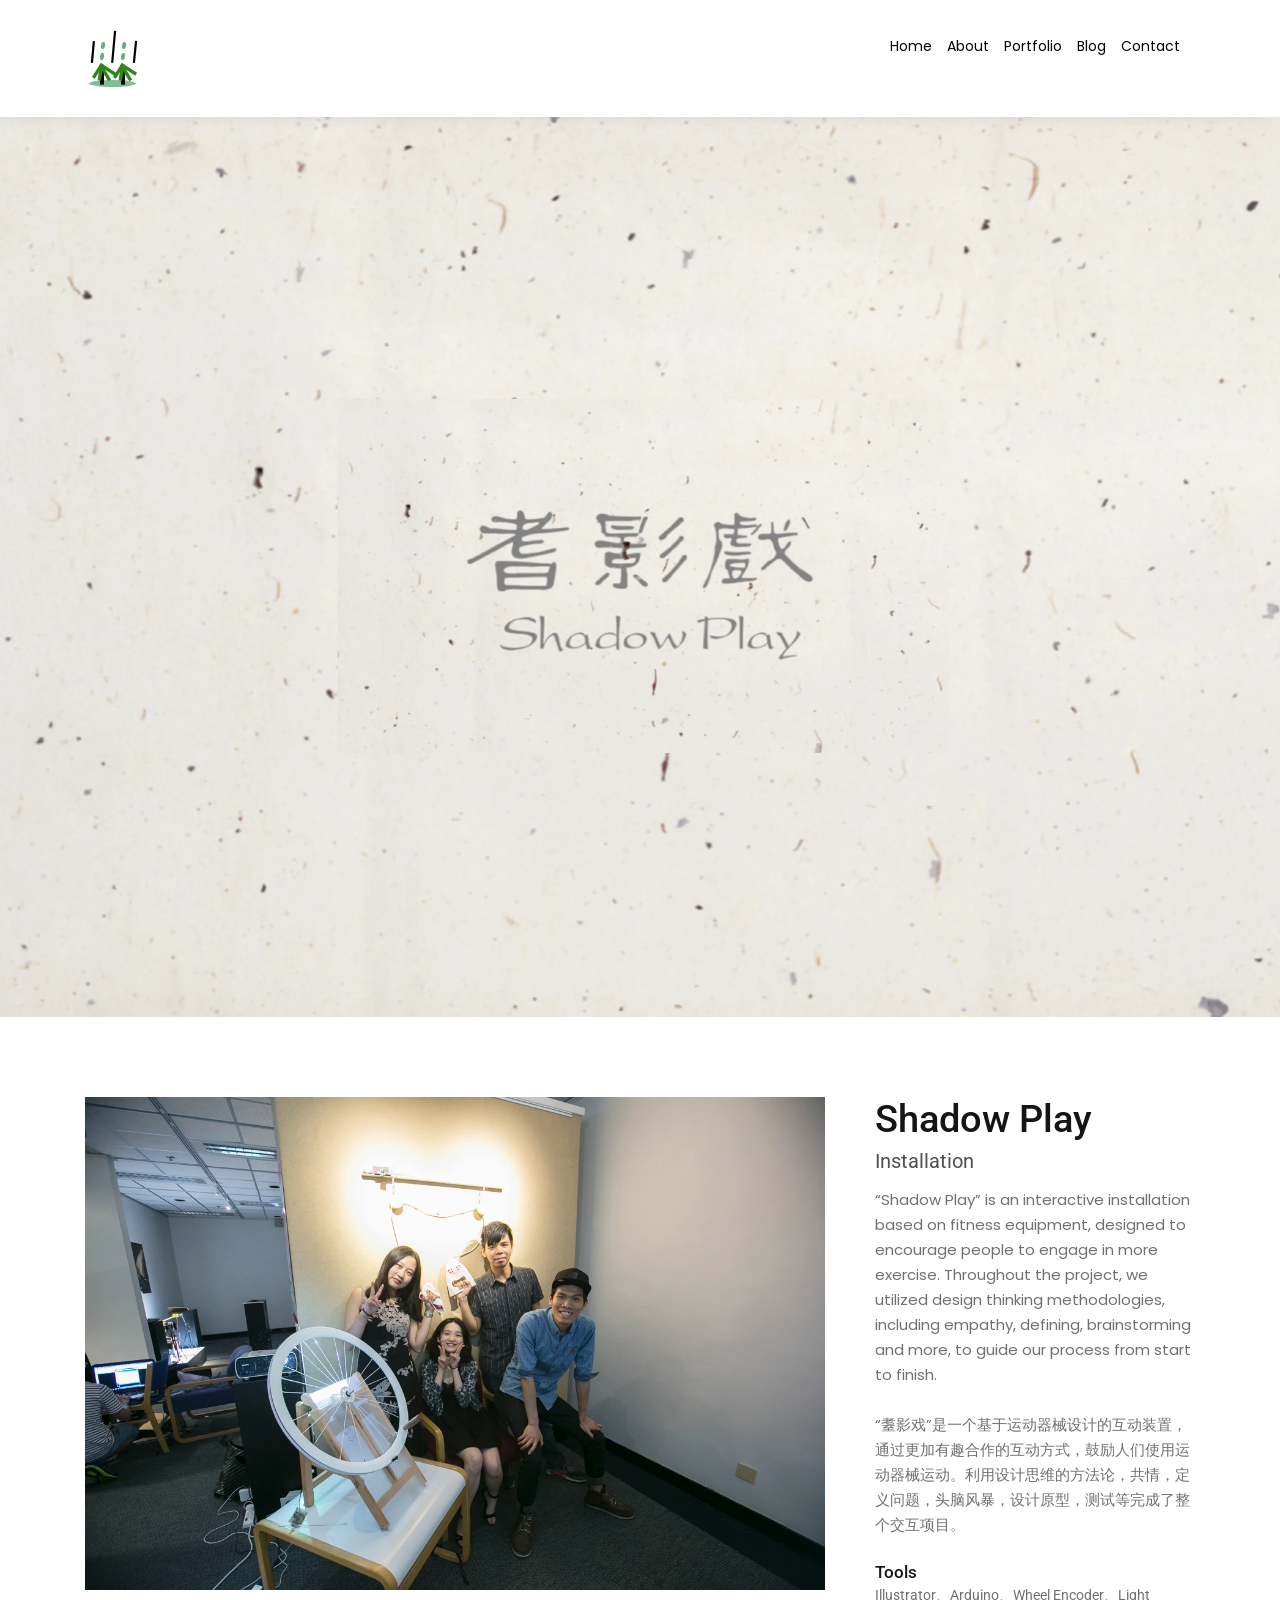
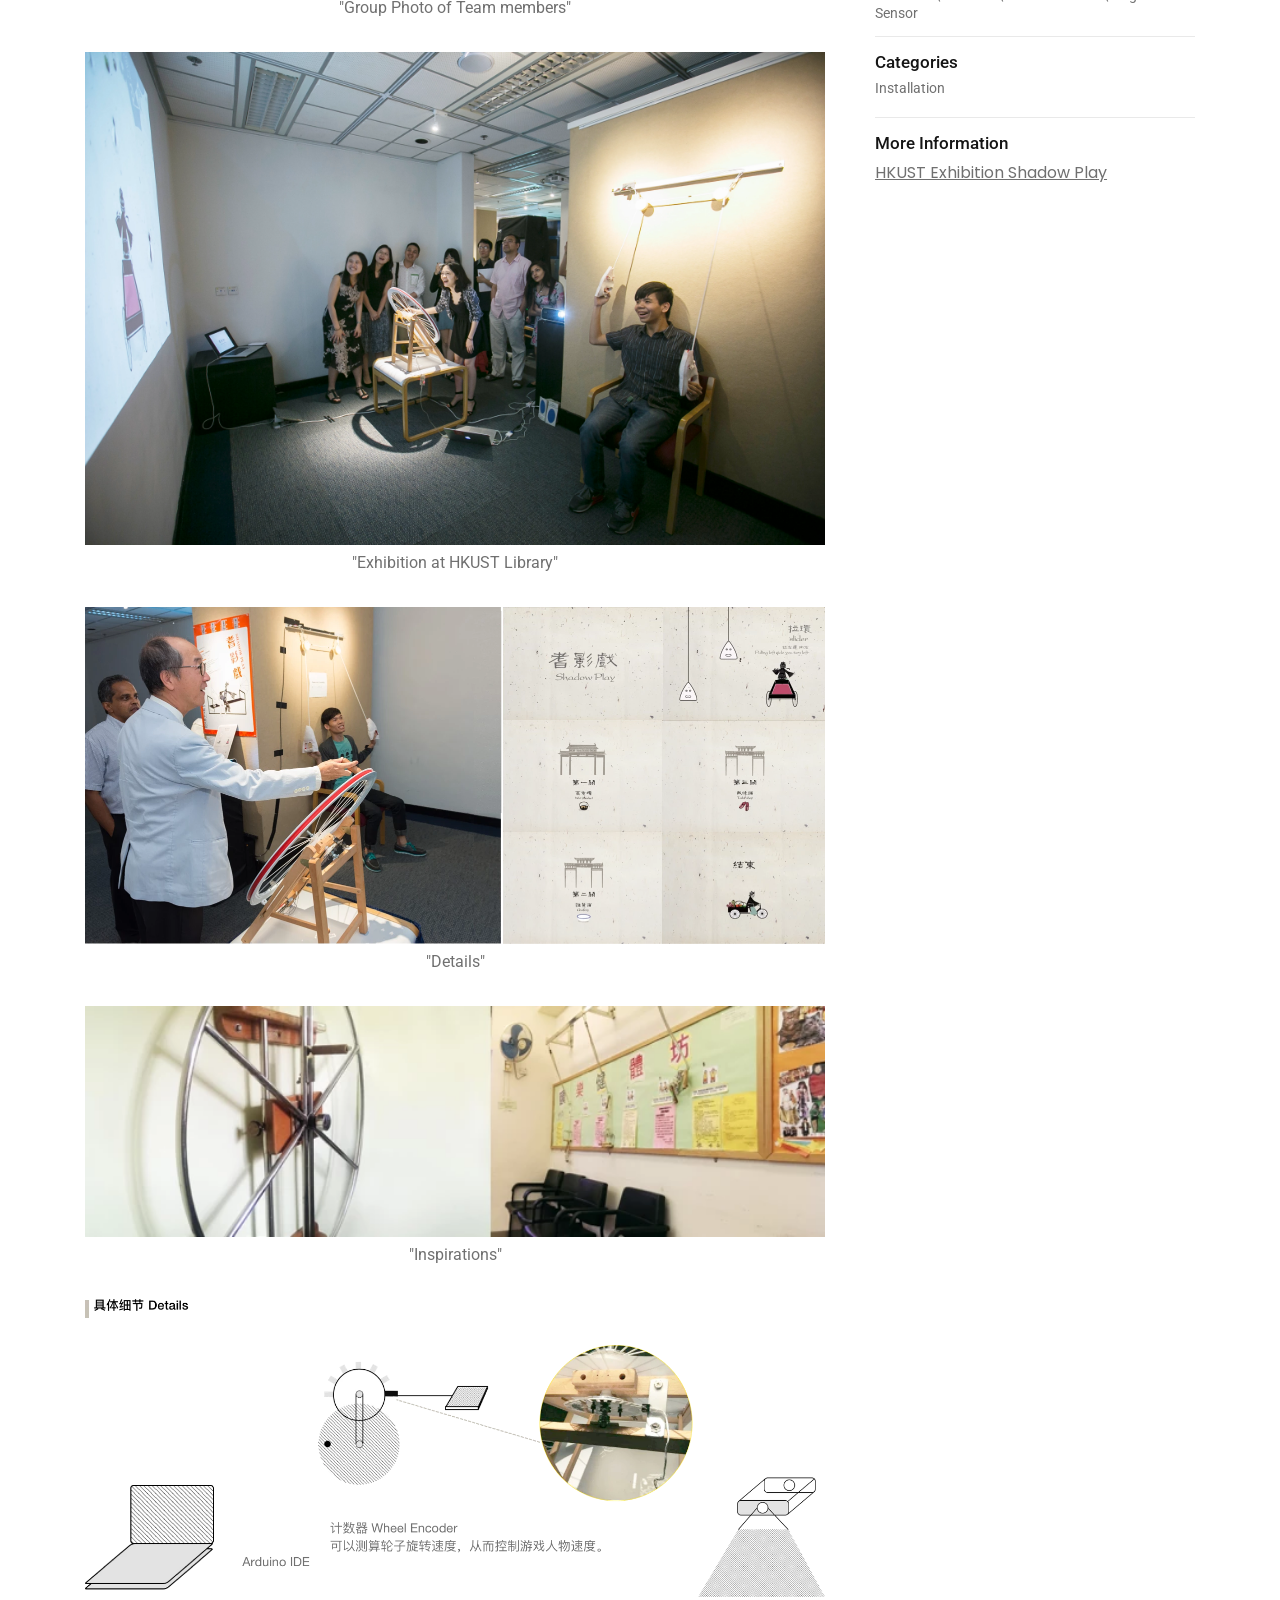
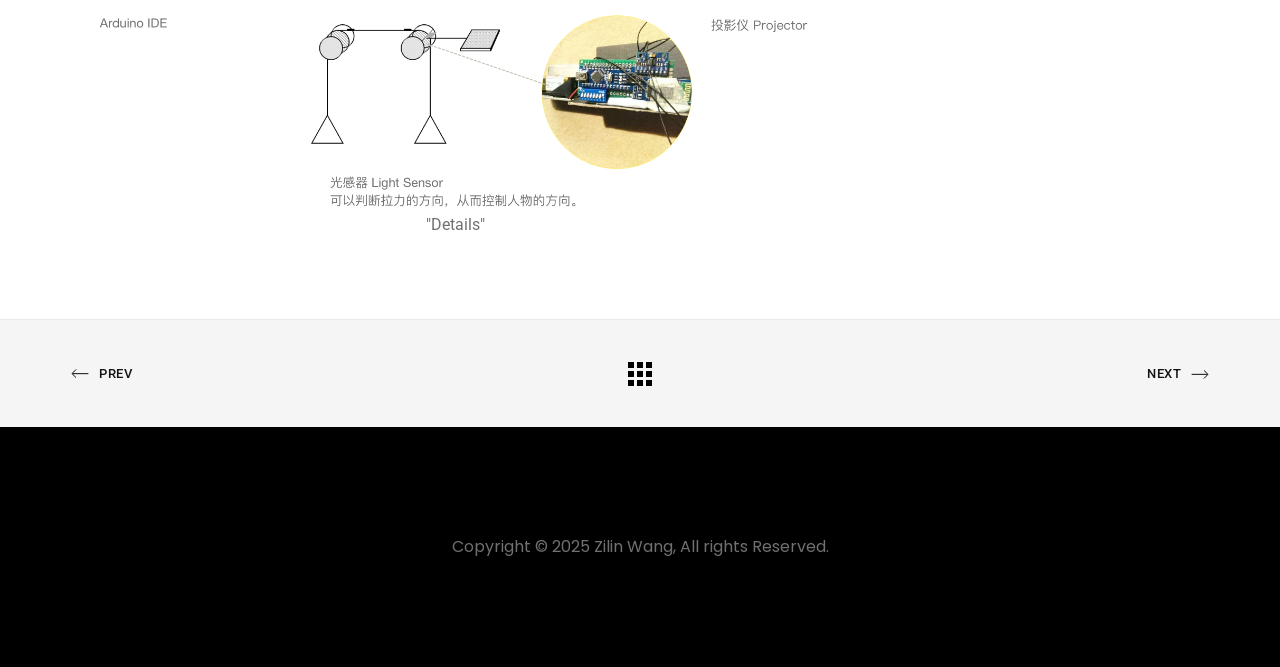
<file: work5.html>
<!doctype html>
<html lang="en">
<head>
<title>“Shadow Play”</title>
<meta charset="UTF-8">
<meta name="description" content="Stephens Portfolio Template">
<meta name="keywords" content="personal, portfolio">
<meta name="viewport" content="width=device-width, initial-scale=1.0">
<!-- Favicon -->   
<link href="/images/icon.png" rel="shortcut icon" type="image/x-icon" />

<!-- Stylesheets1 -->
<!-- <link rel="stylesheet" href="css/bootstrap.css"/>
<link rel="stylesheet" href="css/reset.css"/>
<link rel="stylesheet" href="css/style.css"/>
    <link rel="stylesheet" href="css/animate.css"/>
<link rel="stylesheet" href="css/magnific-popup.css"/> 
<link rel="stylesheet" href="stylework.css"/> -->

<link rel="stylesheet" href="css/style.css"/>


<!-- Stylesheets2 -->
<link href="https://fonts.googleapis.com/css?family=Roboto:400,500,700&subset=latin,latin-ext" rel="stylesheet" type="text/css" />
<link rel='stylesheet' id='bootstrap-css'  href='assets/lib/bootstrap/css/bootstrap.min.css' type='text/css' media='all' />
<link rel='stylesheet' id='font-awesome-css'  href='assets/css/icons/font-awesome.min.css' type='text/css' media='all' />       
<link rel='stylesheet' id='swiper-css' href='assets/lib/swiper/css/swiper.min.css' type='text/css' media='all' />
<link rel='stylesheet' id='cubeportfolio-css'  href='assets/lib/cubeportfolio/css/cubeportfolio.min.css' type='text/css' media='all' />

<link rel='stylesheet' id='main-css'  href='stylework.css' type='text/css' media='all' />
    
<!-- Google Web fonts -->
<link href="https://fonts.googleapis.com/css?family=Montserrat:400,700" rel="stylesheet">
<link href="https://fonts.googleapis.com/css?family=Poppins" rel="stylesheet">

<!-- Font icons -->
<link rel="stylesheet" href="icon-fonts/font-awesome-4.5.0/css/font-awesome.min.css"/>
<link rel="stylesheet" href="icon-fonts/essential-regular-fonts/essential-icons.css"/>

<!--[if lt IE 9]>
  <script src="https://oss.maxcdn.com/html5shiv/3.7.2/html5shiv.min.js"></script>
  <script src="https://oss.maxcdn.com/respond/1.4.2/respond.min.js"></script>
<![endif]-->

</head>

<body class="single single-portfolio portfolio-details-right">
    
     <!-- Preloading --> 
     <div id="preloader">
    	<div class="spinner">
            <div class="uil-ripple-css" style="transform:scale(0.29);"><div></div><div></div></div>
        </div>
    </div>
    
     <!-- 导航栏 --> 
    <nav class="subpage-nav">
        <div class="row">
            <div class="container">
                <div class="logo">
                    <a href="index.html#home"><img src="images/logo.svg" alt=""></a>
                </div>
                <div class="responsive"><i data-icon="m" class="icon"></i></div>
                <ul class="nav-menu">
                    <li><a href="index.html#home" class="smoothScroll">Home</a></li>
                    <li><a href="index.html#about" class="smoothScroll">About</a></li>
                    <li><a href="index.html#portfolio" class="smoothScroll">Portfolio</a></li>
                    <li><a href="index.html#blog" class="smoothScroll">Blog</a></li>
                    <li><a href="index.html#contact" class="smoothScroll">Contact</a></li>
                </ul>
            </div>
        </div>
    </nav>
    
    <!--background img-->
    <div class="site-content-contain">
        <div id="content" class="site-content">                 
            <div id="primary" class="content-area">
                <main id="main" class="site-main" role="main">
                    <div class="container-fluid">
                        <div class="row">
                            <div class="col-sm-12 pr-0 pl-0">
                                <div class="portfolio-hero-section-wrap">
                                    <div class="portfolio-hero-section">
                                        <!-- <div class="hero-image hero-full-height" style="background-image:url('images/work-5-3.png');height:900px;"></div>	 -->
                                        <div class="hero-image" style="background-image:url('images/work-5-3.webp')"></div>
                                    </div>			
                                </div>
                            </div>
                        </div>    
                    </div>        

                    <div class="container">
                        <div class="row">
                            <div class="col-sm-12">
                                <article class="portfolio right-sidebar clearfix">
                                    <div class="entry-content">
                                        
                                        <div class="media-wrap">
                                            
                                            <div id="portfolio-container-media" class="portfolio-media cbp" data-layoutmode="grid" data-displaytype="default" data-gaphorizontal="30" data-gapvertical="30" data-large-desktop="1" data-tablet-landscape="1" data-tablet-portrait="1" data-mobile="1" >
                                                
                                                <div class="cbp-item">
                                                    <div class="cbp-caption-defaultWrap">
                                                        <img src="images/work-5-2.webp" class="portfolio-media-image" alt="Inner Outer View" >
                                                        <div class="image-meta-details centered-aligned"><span>"Group Photo of Team members"</span></div>
                                                    </div>
                                                </div>
                                                
                                                <div class="cbp-item">
                                                    <div class="cbp-caption-defaultWrap">
                                                        <img src="images/work-5-4.webp" class="portfolio-media-image" alt="Inner View" >
                                                        <div class="image-meta-details centered-aligned"><span>"Exhibition at HKUST Library"</span></div>
                                                    </div>
                                                </div>                                                        
                                                
                                                <div class="cbp-item">
                                                    <div class="cbp-caption-defaultWrap">
                                                        <img src="images/work-5-5.webp" class="portfolio-media-image" alt="Inner View" >
                                                        <div class="image-meta-details centered-aligned"><span>"Details"</span></div>
                                                    </div>
                                                </div> 

                                                <div class="cbp-item">
                                                    <div class="cbp-caption-defaultWrap">
                                                        <img src="images/work-5-6.webp" class="portfolio-media-image" alt="Inner View Closeup" >
                                                        <div class="image-meta-details centered-aligned"><span>"Inspirations"</span></div>
                                                    </div>
                                                </div>     

                                                <div class="cbp-item">
                                                    <div class="cbp-caption-defaultWrap">
                                                        <img src="images/work-5-7.webp" class="portfolio-media-image" alt="Inner View Closeup" >
                                                        <div class="image-meta-details centered-aligned"><span>"Details"</span></div>
                                                    </div>
                                                </div>     
                                                
                                               

                                            </div>

                                        </div>                                           
                                    </div><!-- .entry-content -->

                                    <header class="entry-header">	
                                        <h2 class="entry-title">Shadow Play</h2>
                                        <div class="description">Installation</div>
                                        <div class="entry-meta">
                                            <div class="meta-desc">
                                                <p>“Shadow Play” is an interactive installation based on fitness equipment, designed to encourage people to engage in more exercise. Throughout the project, we utilized design thinking methodologies, including empathy, defining, brainstorming and more, to guide our process from start to finish.
                                                     <br> <br>
                                                     “耋影戏”是一个基于运动器械设计的互动装置，通过更加有趣合作的互动方式，鼓励人们使用运动器械运动。利用设计思维的方法论，共情，定义问题，头脑风暴，设计原型，测试等完成了整个交互项目。
                                                    </p>
                                            </div>   
                                            <div class="meta-entries">
                                                <ul>
                                                    <li><span>Tools</span>Illustrator、Arduino、Wheel Encoder、Light Sensor </li>
                                                    <li><span>Categories</span>
                                                        <span class="portfolio-categories">
                                                            <a href="#">Installation</a>
                                                            <!-- <a href="#">Illustration</a> -->
                                                        </span> 
                                                    </li>
                                                    <li class="portfolio-social-share-links">
                                                        <span>More Information</span>
                                                        <a href="https://library.hkust.edu.hk/exhibitions/ielm-2015/" title="Share portfolio on Facebook">
                                                            <!-- <i class="fab fa-facebook-f"></i> --> <p> <u>HKUST Exhibition Shadow Play</u></p>
                                                        </a>
                                                        <!-- <a href="#" title="Share portfolio on Pinterest">
                                                            <i class="fab fa-pinterest-p"></i>
                                                        </a>
                                                        <a href="#" title="Share portfolio on Xing">
                                                            <i class="fab fa-xing"></i>
                                                        </a> -->
                                                    </li>
                                                </ul>
                                            </div>
                                        </div>
                                    </header><!-- .entry-header -->		
                                </article>

                                <div class="portfolio-navigation-wrap">
                                    <ul class="portfolio-navigation">
                                        <li class="portfolio-prev">
                                           <a href="work4.html" rel="prev">                                                        
                                                <span>Prev</span>
                                            </a> 
                                        </li>
                                        <li>
                                            <a href="portfolio.html">                                                        
                                                <img src="assets/images/svg/grid.svg" alt="All Portfolio">
                                            </a>
                                        </li>
                                        <li class="portfolio-next">
                                            <a href="work6.html" rel="next">                                        
                                                <span>Next </span>
                                            </a>
                                        </li>
                                    </ul>
                                </div>                           
                            </div>                                 
                        </div>                             
                    </div>                             
                </main><!-- #main -->
            </div><!-- #primary -->                   

            <a id="gotoTop" href="#" class="scroll-top-link" data-easing="easeOutQuad" data-speed="700" ><i class="fa fa-angle-up"></i></a>

        </div><!-- #content -->

    </div> <!-- .site-content-contain -->  
         
         
    <footer>
        <div class="container">
            <!-- <div class="social">
                <a href="#"><i class="fa fa-facebook" aria-hidden="true"></i>  </a>
                <a href="#"><i class="fa fa-twitter" aria-hidden="true"></i>  </a>
                <a href="#"><i class="fa fa-instagram" aria-hidden="true"></i>  </a>
                <a href="#"><i class="fa fa-google-plus" aria-hidden="true"></i>  </a>
                <a href="#"><i class="fa fa-behance" aria-hidden="true"></i>  </a>
                <a href="#"><i class="fa fa-dribbble" aria-hidden="true"></i>  </a>
            </div> -->
            <p>Copyright © 2025 Zilin Wang, All rights Reserved. <br/>
            </p>
        </div>
    </footer>
    
<!-- Javascripts 1-->
<!-- <script src="js/jquery-2.1.4.min.js"></script>jQuery library -->
<!--= <script src="js/bootstrap.min.js"></script> 
<script src="js/wow.min.js"></script>
<script src="js/isotope.pkgd.min.js"></script>
<script src="js/typed.js"></script>
<script src="js/jquery.magnific-popup.min.js"></script>
<script src="js/main.js"></script>   -->

<script src="js/wow.min.js"></script>

<!-- Javascripts 2-->
<script type='text/javascript' src='assets/js/vendor/jquery-1.12.4.min.js'></script>
<script type='text/javascript' src='assets/js/vendor/TweenMax.min.js'></script>        
<script type='text/javascript' src='assets/js/vendor/headsup.min.js'></script>        
<script type='text/javascript' src='assets/js/vendor/jquery.easing.min.1.3.js'></script>      
<script type='text/javascript' src='assets/lib/cubeportfolio/js/jquery.cubeportfolio.min.js'></script>
<script type='text/javascript' src='assets/lib/swiper/js/swiper.min.js'></script>        
<script type='text/javascript' src='assets/js/vendor/jquery.sticky-kit.min.js'></script>              

<script type='text/javascript' src='assets/js/main.js'></script>   

<script src="js/jquery-2.1.4.min.js"></script>
<script src="js/jquery.magnific-popup.min.js"></script>
<script src="js/main.js"></script>
    
 
</body>
</html>
</file>
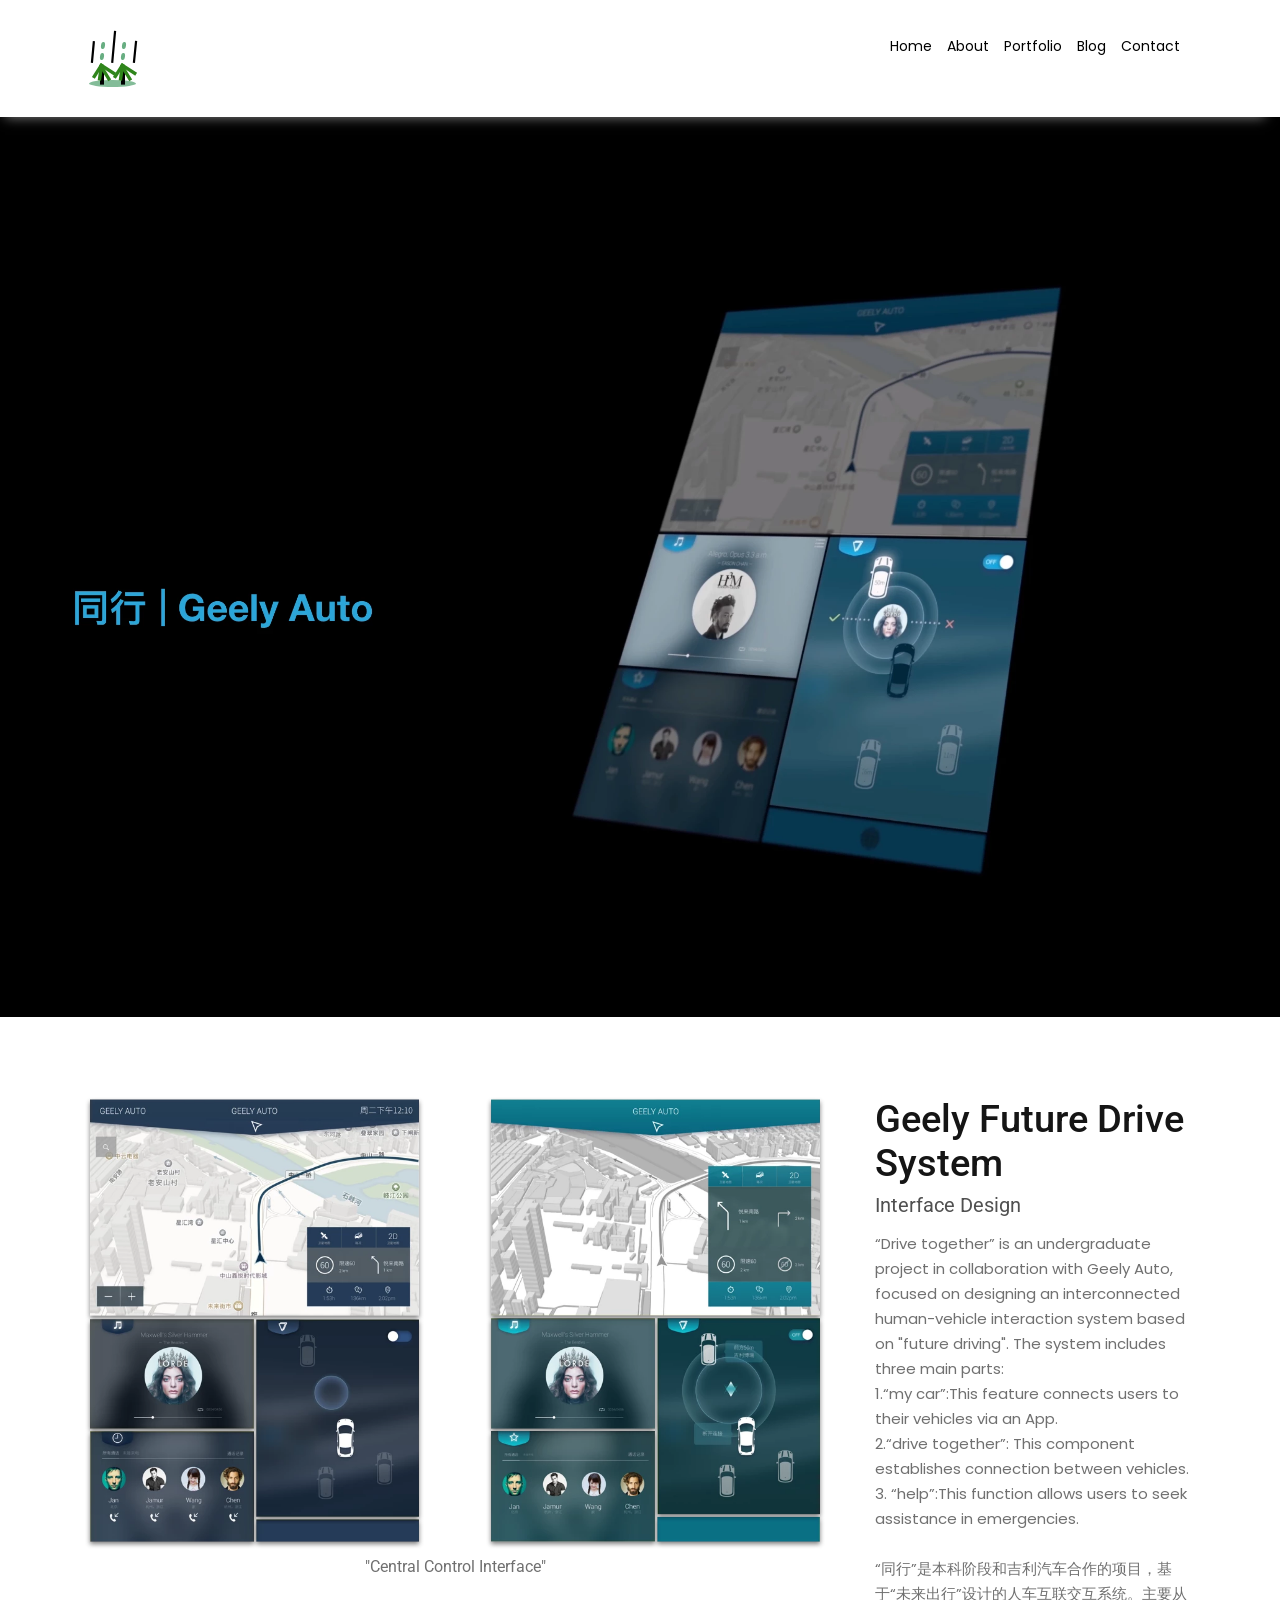
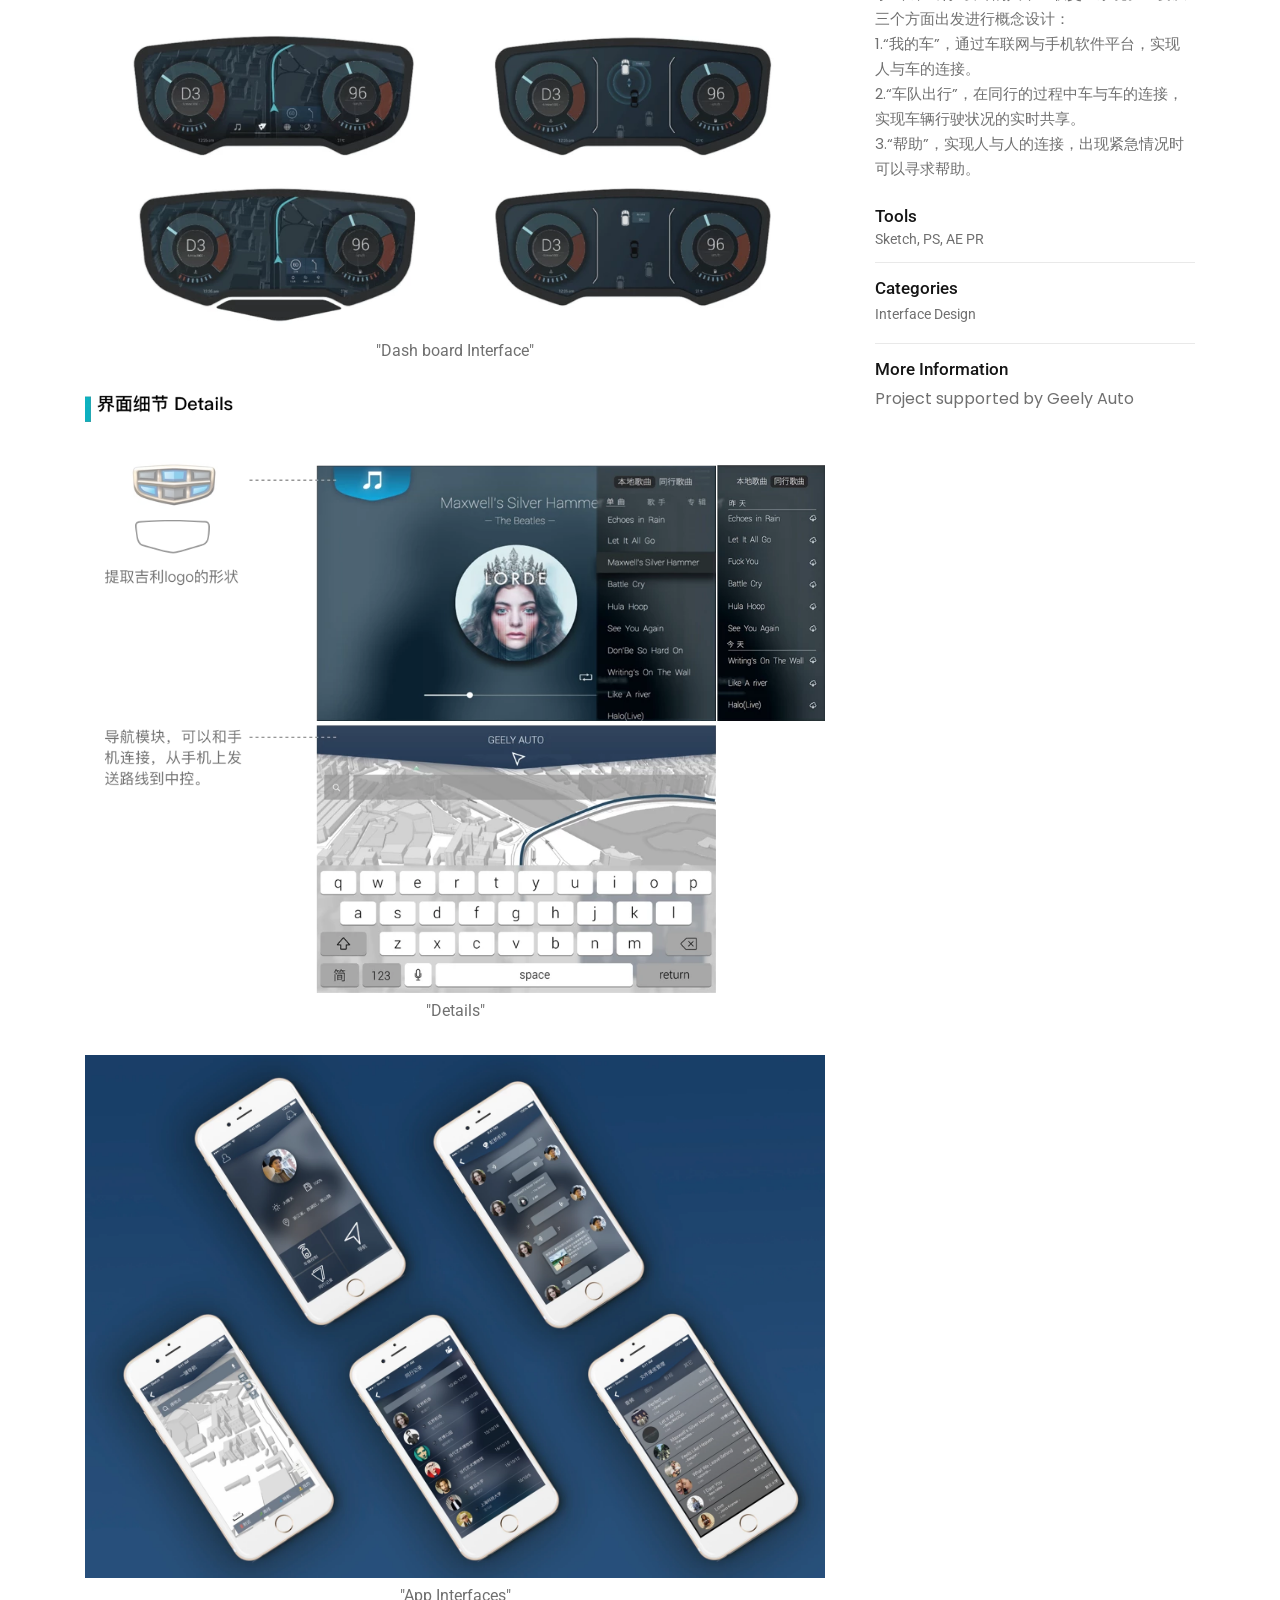
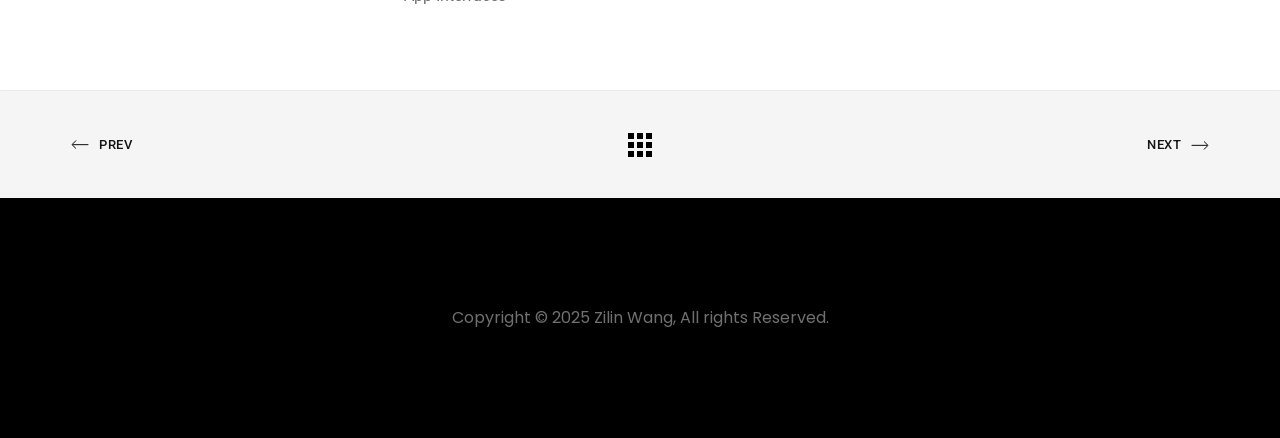
<file: work7.html>
<!doctype html>
<html lang="en">
<head>
<title>“Geely Auto Project”</title>
<meta charset="UTF-8">
<meta name="description" content="Stephens Portfolio Template">
<meta name="keywords" content="personal, portfolio">
<meta name="viewport" content="width=device-width, initial-scale=1.0">
<!-- Favicon -->   
<link href="/images/icon.png" rel="shortcut icon" type="image/x-icon" />

<!-- Stylesheets1 -->
<!-- <link rel="stylesheet" href="css/bootstrap.css"/>
<link rel="stylesheet" href="css/reset.css"/>
<link rel="stylesheet" href="css/style.css"/>
    <link rel="stylesheet" href="css/animate.css"/>
<link rel="stylesheet" href="css/magnific-popup.css"/> 
<link rel="stylesheet" href="stylework.css"/> -->

<link rel="stylesheet" href="css/style.css"/>


<!-- Stylesheets2 -->
<link href="https://fonts.googleapis.com/css?family=Roboto:400,500,700&subset=latin,latin-ext" rel="stylesheet" type="text/css" />
<link rel='stylesheet' id='bootstrap-css'  href='assets/lib/bootstrap/css/bootstrap.min.css' type='text/css' media='all' />
<link rel='stylesheet' id='font-awesome-css'  href='assets/css/icons/font-awesome.min.css' type='text/css' media='all' />       
<link rel='stylesheet' id='swiper-css' href='assets/lib/swiper/css/swiper.min.css' type='text/css' media='all' />
<link rel='stylesheet' id='cubeportfolio-css'  href='assets/lib/cubeportfolio/css/cubeportfolio.min.css' type='text/css' media='all' />

<link rel='stylesheet' id='main-css'  href='stylework.css' type='text/css' media='all' />
    
<!-- Google Web fonts -->
<link href="https://fonts.googleapis.com/css?family=Montserrat:400,700" rel="stylesheet">
<link href="https://fonts.googleapis.com/css?family=Poppins" rel="stylesheet">

<!-- Font icons -->
<link rel="stylesheet" href="icon-fonts/font-awesome-4.5.0/css/font-awesome.min.css"/>
<link rel="stylesheet" href="icon-fonts/essential-regular-fonts/essential-icons.css"/>

<!--[if lt IE 9]>
  <script src="https://oss.maxcdn.com/html5shiv/3.7.2/html5shiv.min.js"></script>
  <script src="https://oss.maxcdn.com/respond/1.4.2/respond.min.js"></script>
<![endif]-->

</head>

<body class="single single-portfolio portfolio-details-right">
    
     <!-- Preloading --> 
     <div id="preloader">
    	<div class="spinner">
            <div class="uil-ripple-css" style="transform:scale(0.29);"><div></div><div></div></div>
        </div>
    </div>
    
     <!-- 导航栏 --> 
    <nav class="subpage-nav">
        <div class="row">
            <div class="container">
                <div class="logo">
                    <a href="index.html#home"><img src="images/logo.svg" alt=""></a>
                </div>
                <div class="responsive"><i data-icon="m" class="icon"></i></div>
                <ul class="nav-menu">
                    <li><a href="index.html#home" class="smoothScroll">Home</a></li>
                    <li><a href="index.html#about" class="smoothScroll">About</a></li>
                    <li><a href="index.html#portfolio" class="smoothScroll">Portfolio</a></li>
                    <li><a href="index.html#blog" class="smoothScroll">Blog</a></li>
                    <li><a href="index.html#contact" class="smoothScroll">Contact</a></li>
                </ul>
            </div>
        </div>
    </nav>
    
    <!--background img-->
    <div class="site-content-contain">
        <div id="content" class="site-content">                 
            <div id="primary" class="content-area">
                <main id="main" class="site-main" role="main">
                    <div class="container-fluid">
                        <div class="row">
                            <div class="col-sm-12 pr-0 pl-0">
                                <div class="portfolio-hero-section-wrap">
                                    <div class="portfolio-hero-section">
                                        <!-- <div class="hero-image hero-full-height" style="background-image:url('images/work-7-1.png');height:900px;"></div>	 -->
                                        <div class="hero-image" style="background-image:url('images/work-7-1.webp')"></div>
                                    </div>			
                                </div>
                            </div>
                        </div>    
                    </div>        

                    <div class="container">
                        <div class="row">
                            <div class="col-sm-12">
                                <article class="portfolio right-sidebar clearfix">
                                    <div class="entry-content">
                                        
                                        <div class="media-wrap">
                                            
                                            <div id="portfolio-container-media" class="portfolio-media cbp" data-layoutmode="grid" data-displaytype="default" data-gaphorizontal="30" data-gapvertical="30" data-large-desktop="1" data-tablet-landscape="1" data-tablet-portrait="1" data-mobile="1" >
                                                
                                                <div class="cbp-item">
                                                    <div class="cbp-caption-defaultWrap">
                                                        <img src="images/work-7-2.webp" class="portfolio-media-image" alt="Inner Outer View" >
                                                        <div class="image-meta-details centered-aligned"><span>"Central Control Interface"</span></div>
                                                    </div>
                                                </div>
                                                
                                                <div class="cbp-item">
                                                    <div class="cbp-caption-defaultWrap">
                                                        <img src="images/work-7-3.webp" class="portfolio-media-image" alt="Inner View" >
                                                        <div class="image-meta-details centered-aligned"><span>"Dash board Interface"</span></div>
                                                    </div>
                                                </div>                                                        
                                                
                                                <div class="cbp-item">
                                                    <div class="cbp-caption-defaultWrap">
                                                        <img src="images/work-7-4.webp" class="portfolio-media-image" alt="Inner View" >
                                                        <div class="image-meta-details centered-aligned"><span>"Details"</span></div>
                                                    </div>
                                                </div> 

                                                <div class="cbp-item">
                                                    <div class="cbp-caption-defaultWrap">
                                                        <img src="images/work-7-5.webp" class="portfolio-media-image" alt="Inner View Closeup" >
                                                        <div class="image-meta-details centered-aligned"><span>"App Interfaces"</span></div>
                                                    </div>
                                                </div>     
                                               
                                            </div>

                                        </div>                                           
                                    </div><!-- .entry-content -->

                                    <header class="entry-header">	
                                        <h2 class="entry-title">Geely Future Drive System</h2>
                                        <div class="description">Interface Design</div>
                                        <div class="entry-meta">
                                            <div class="meta-desc">
                                                <p>“Drive together” is an undergraduate project in collaboration with Geely Auto, focused on designing an interconnected human-vehicle interaction system based on "future driving". The system includes three main parts: </br> 1.“my car”:This feature connects users to their vehicles via an App. </br> 2.“drive together”: This component establishes connection between vehicles.</br> 3. “help”:This function allows users to seek assistance in emergencies.
                                                     <br> <br>
                                                     “同行”是本科阶段和吉利汽车合作的项目，基于“未来出行”设计的人车互联交互系统。主要从三个方面出发进行概念设计：<br>1.“我的车”，通过车联网与手机软件平台，实现人与车的连接。<br>2.“车队出行”，在同行的过程中车与车的连接，实现车辆行驶状况的实时共享。<br>3.“帮助”，实现人与人的连接，出现紧急情况时可以寻求帮助。
                                                    </p>
                                            </div>   
                                            <div class="meta-entries">
                                                <ul>
                                                    <li><span>Tools</span>Sketch, PS, AE PR</li>
                                                    <li><span>Categories</span>
                                                        <span class="portfolio-categories">
                                                            <a href="#">Interface Design</a>
                                                            <!-- <a href="#">Illustration</a> -->
                                                        </span> 
                                                    </li>
                                                    <li class="portfolio-social-share-links">
                                                        <span>More Information</span>
                                                        <a href="https://lbcone.hkust.edu.hk/exhibit/exhibition/51" title="Share portfolio on Facebook">
                                                            <!-- <i class="fab fa-facebook-f"></i> --> 
                                                             <p> Project supported by Geely Auto</p>
                                                        </a>
                                                        <!-- <a href="#" title="Share portfolio on Pinterest">
                                                            <i class="fab fa-pinterest-p"></i>
                                                        </a>
                                                        <a href="#" title="Share portfolio on Xing">
                                                            <i class="fab fa-xing"></i>
                                                        </a> -->
                                                    </li>
                                                </ul>
                                            </div>
                                        </div>
                                    </header><!-- .entry-header -->		
                                </article>

                                <div class="portfolio-navigation-wrap">
                                    <ul class="portfolio-navigation">
                                        <li class="portfolio-prev">
                                           <a href="work6.html" rel="prev">                                                        
                                                <span>Prev</span>
                                            </a> 
                                        </li>
                                        <li>
                                            <a href="portfolio.html">                                                        
                                                <img src="assets/images/svg/grid.svg" alt="All Portfolio">
                                            </a>
                                        </li>
                                        <li class="portfolio-next">
                                            <a href="work8.html" rel="next">                                        
                                                <span>Next </span>
                                            </a>
                                        </li>
                                    </ul>
                                </div>                           
                            </div>                                 
                        </div>                             
                    </div>                             
                </main><!-- #main -->
            </div><!-- #primary -->                   

            <a id="gotoTop" href="#" class="scroll-top-link" data-easing="easeOutQuad" data-speed="700" ><i class="fa fa-angle-up"></i></a>

        </div><!-- #content -->

    </div> <!-- .site-content-contain -->  
         
         
    <footer>
        <div class="container">
            <!-- <div class="social">
                <a href="#"><i class="fa fa-facebook" aria-hidden="true"></i>  </a>
                <a href="#"><i class="fa fa-twitter" aria-hidden="true"></i>  </a>
                <a href="#"><i class="fa fa-instagram" aria-hidden="true"></i>  </a>
                <a href="#"><i class="fa fa-google-plus" aria-hidden="true"></i>  </a>
                <a href="#"><i class="fa fa-behance" aria-hidden="true"></i>  </a>
                <a href="#"><i class="fa fa-dribbble" aria-hidden="true"></i>  </a>
            </div> -->
            <p>Copyright © 2025 Zilin Wang, All rights Reserved. <br/>
            </p>
        </div>
    </footer>
    
<!-- Javascripts 1-->
<!-- <script src="js/jquery-2.1.4.min.js"></script>jQuery library -->
<!--= <script src="js/bootstrap.min.js"></script> 
<script src="js/wow.min.js"></script>
<script src="js/isotope.pkgd.min.js"></script>
<script src="js/typed.js"></script>
<script src="js/jquery.magnific-popup.min.js"></script>
<script src="js/main.js"></script>   -->

<script src="js/wow.min.js"></script>

<!-- Javascripts 2-->
<script type='text/javascript' src='assets/js/vendor/jquery-1.12.4.min.js'></script>
<script type='text/javascript' src='assets/js/vendor/TweenMax.min.js'></script>        
<script type='text/javascript' src='assets/js/vendor/headsup.min.js'></script>        
<script type='text/javascript' src='assets/js/vendor/jquery.easing.min.1.3.js'></script>      
<script type='text/javascript' src='assets/lib/cubeportfolio/js/jquery.cubeportfolio.min.js'></script>
<script type='text/javascript' src='assets/lib/swiper/js/swiper.min.js'></script>        
<script type='text/javascript' src='assets/js/vendor/jquery.sticky-kit.min.js'></script>              

<script type='text/javascript' src='assets/js/main.js'></script>   

<script src="js/jquery-2.1.4.min.js"></script>
<script src="js/jquery.magnific-popup.min.js"></script>
<script src="js/main.js"></script>
    
 
</body>
</html>
</file>
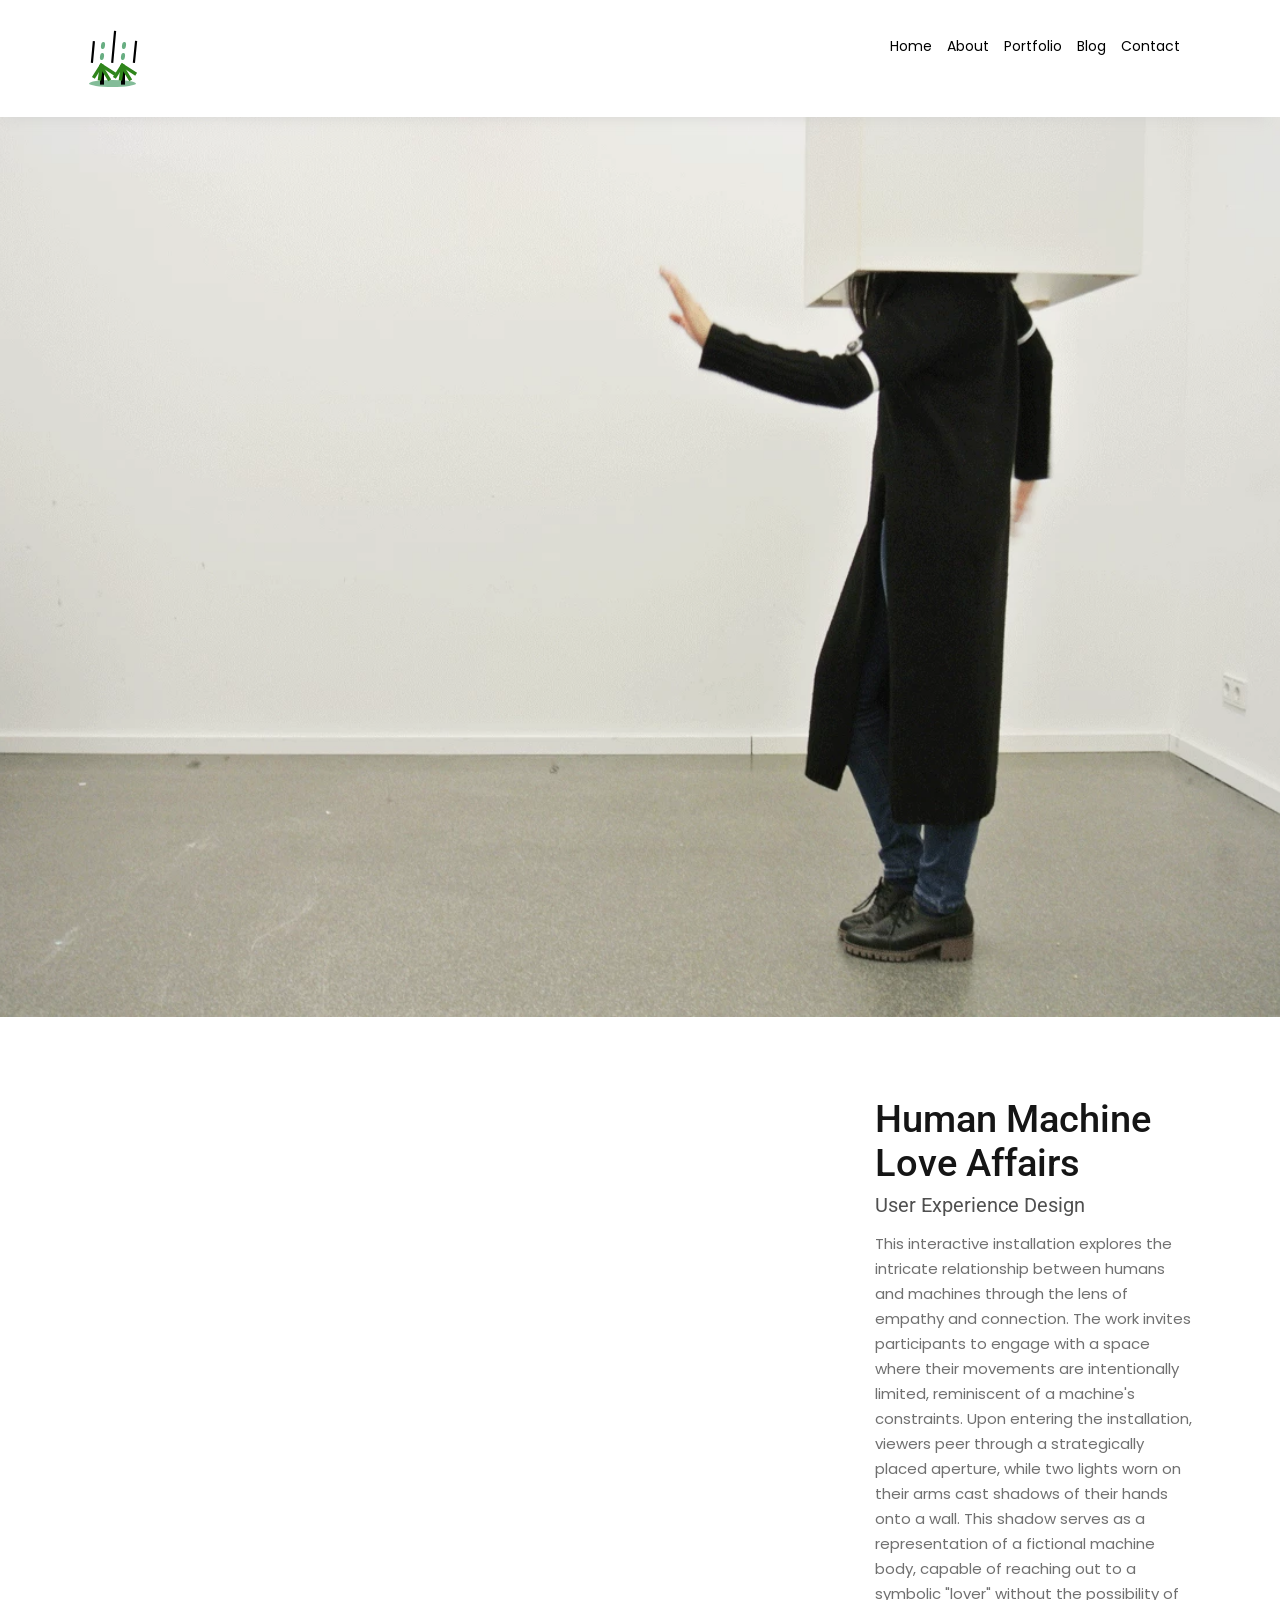
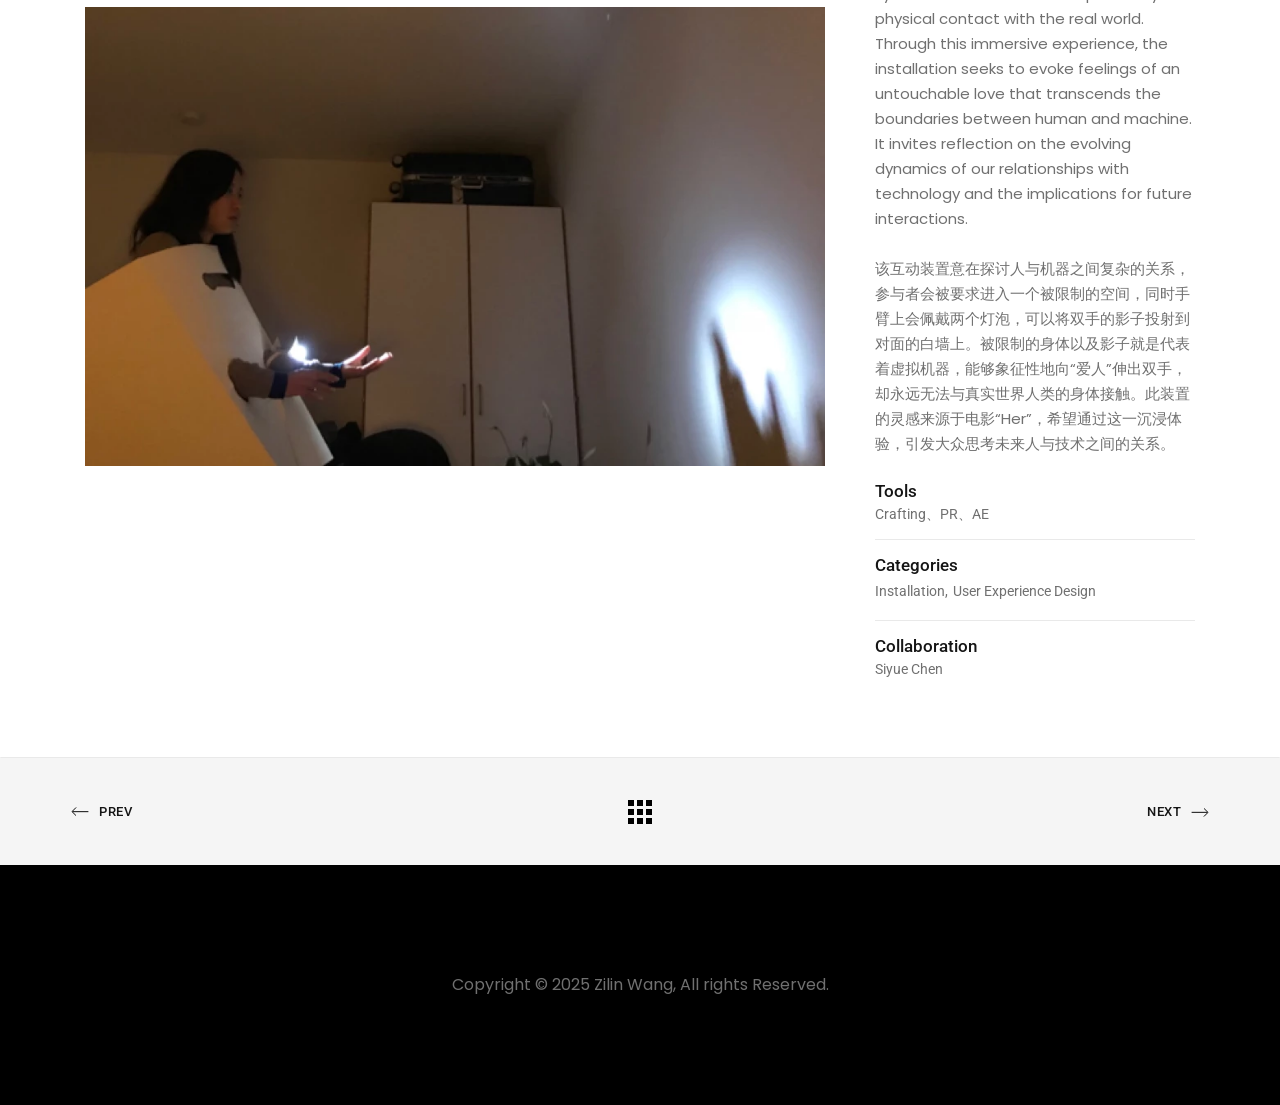
<file: work8.html>
<!doctype html>
<html lang="en">
<head>
<title>“Human Machine Love Affairs”</title>
<meta charset="UTF-8">
<meta name="description" content="Stephens Portfolio Template">
<meta name="keywords" content="personal, portfolio">
<meta name="viewport" content="width=device-width, initial-scale=1.0">
<!-- Favicon -->   
<link href="/images/icon.png" rel="shortcut icon" type="image/x-icon" />

<!-- Stylesheets1 -->
<!-- <link rel="stylesheet" href="css/bootstrap.css"/>
<link rel="stylesheet" href="css/reset.css"/>
<link rel="stylesheet" href="css/style.css"/>
    <link rel="stylesheet" href="css/animate.css"/>
<link rel="stylesheet" href="css/magnific-popup.css"/> 
<link rel="stylesheet" href="stylework.css"/> -->

<link rel="stylesheet" href="css/style.css"/>


<!-- Stylesheets2 -->
<link href="https://fonts.googleapis.com/css?family=Roboto:400,500,700&subset=latin,latin-ext" rel="stylesheet" type="text/css" />
<link rel='stylesheet' id='bootstrap-css'  href='assets/lib/bootstrap/css/bootstrap.min.css' type='text/css' media='all' />
<link rel='stylesheet' id='font-awesome-css'  href='assets/css/icons/font-awesome.min.css' type='text/css' media='all' />       
<link rel='stylesheet' id='swiper-css' href='assets/lib/swiper/css/swiper.min.css' type='text/css' media='all' />
<link rel='stylesheet' id='cubeportfolio-css'  href='assets/lib/cubeportfolio/css/cubeportfolio.min.css' type='text/css' media='all' />

<link rel='stylesheet' id='main-css'  href='stylework.css' type='text/css' media='all' />
    
<!-- Google Web fonts -->
<link href="https://fonts.googleapis.com/css?family=Montserrat:400,700" rel="stylesheet">
<link href="https://fonts.googleapis.com/css?family=Poppins" rel="stylesheet">

<!-- Font icons -->
<link rel="stylesheet" href="icon-fonts/font-awesome-4.5.0/css/font-awesome.min.css"/>
<link rel="stylesheet" href="icon-fonts/essential-regular-fonts/essential-icons.css"/>

<!--[if lt IE 9]>
  <script src="https://oss.maxcdn.com/html5shiv/3.7.2/html5shiv.min.js"></script>
  <script src="https://oss.maxcdn.com/respond/1.4.2/respond.min.js"></script>
<![endif]-->

</head>

<body class="single single-portfolio portfolio-details-right">
    
     <!-- Preloading --> 
     <div id="preloader">
    	<div class="spinner">
            <div class="uil-ripple-css" style="transform:scale(0.29);"><div></div><div></div></div>
        </div>
    </div>
    
     <!-- 导航栏 --> 
    <nav class="subpage-nav">
        <div class="row">
            <div class="container">
                <div class="logo">
                    <a href="index.html#home"><img src="images/logo.svg" alt=""></a>
                </div>
                <div class="responsive"><i data-icon="m" class="icon"></i></div>
                <ul class="nav-menu">
                    <li><a href="index.html#home" class="smoothScroll">Home</a></li>
                    <li><a href="index.html#about" class="smoothScroll">About</a></li>
                    <li><a href="index.html#portfolio" class="smoothScroll">Portfolio</a></li>
                    <li><a href="index.html#blog" class="smoothScroll">Blog</a></li>
                    <li><a href="index.html#contact" class="smoothScroll">Contact</a></li>
                </ul>
            </div>
        </div>
    </nav>
    
    <!--background img-->
    <div class="site-content-contain">
        <div id="content" class="site-content">                 
            <div id="primary" class="content-area">
                <main id="main" class="site-main" role="main">
                    <div class="container-fluid">
                        <div class="row">
                            <div class="col-sm-12 pr-0 pl-0">
                                <div class="portfolio-hero-section-wrap">
                                    <div class="portfolio-hero-section">
                                        <!-- <div class="hero-image hero-full-height" style="background-image:url('images/work-8-1.png');height:900px;"></div>	 -->
                                        <div class="hero-image" style="background-image:url('images/work-8-1.webp')"></div>
                                    </div>			
                                </div>
                            </div>
                        </div>    
                    </div>        

                    <div class="container">
                        <div class="row">
                            <div class="col-sm-12">
                                <article class="portfolio right-sidebar clearfix">
                                    <div class="entry-content">
                                        
                                        <div class="media-wrap">
                                            
                                            <div id="portfolio-container-media" class="portfolio-media cbp" data-layoutmode="grid" data-displaytype="default" data-gaphorizontal="30" data-gapvertical="30" data-large-desktop="1" data-tablet-landscape="1" data-tablet-portrait="1" data-mobile="1" >
                                                
                                                <div class="cbp-item">
                                                    <div class="cbp-caption-defaultWrap">
                                                        <iframe width="750" height="421.875" src="https://www.youtube.com/embed/UKsy2ymGQfM" frameborder="0" allow="autoplay; encrypted-media" allowfullscreen></iframe>
                                                        <div class="image-meta-details centered-aligned"><span> </span></div>
                                                    </div>
                                                </div>
                                                
                                                <div class="cbp-item">
                                                    <div class="cbp-caption-defaultWrap">
                                                        <img src="images/work-8-2.webp" class="portfolio-media-image" alt="Inner View" >
                                                        <div class="image-meta-details centered-aligned"><span> </span></div>
                                                    </div>
                                                </div>                                                        
                                                
                                   
                                               
                                            </div>

                                        </div>                                           
                                    </div><!-- .entry-content -->

                                    <header class="entry-header">	
                                        <h2 class="entry-title">Human Machine Love Affairs</h2>
                                        <div class="description">User Experience Design</div>
                                        <div class="entry-meta">
                                            <div class="meta-desc">
                                                <p>This interactive installation explores the intricate relationship between humans and machines through the lens of empathy and connection. The work invites participants to engage with a space where their movements are intentionally limited, reminiscent of a machine's constraints.

                                                    Upon entering the installation, viewers peer through a strategically placed aperture, while two lights worn on their arms cast shadows of their hands onto a wall. This shadow serves as a representation of a fictional machine body, capable of reaching out to a symbolic "lover" without the possibility of physical contact with the real world.
                                                    
                                                    Through this immersive experience, the installation seeks to evoke feelings of an untouchable love that transcends the boundaries between human and machine. It invites reflection on the evolving dynamics of our relationships with technology and the implications for future interactions.
                                                    <br> <br> 该互动装置意在探讨人与机器之间复杂的关系，参与者会被要求进入一个被限制的空间，同时手臂上会佩戴两个灯泡，可以将双手的影子投射到对面的白墙上。被限制的身体以及影子就是代表着虚拟机器，能够象征性地向“爱人”伸出双手，却永远无法与真实世界人类的身体接触。此装置的灵感来源于电影“Her”，希望通过这一沉浸体验，引发大众思考未来人与技术之间的关系。
                                                    </p>
                                            </div>   
                                            <div class="meta-entries">
                                                <ul>
                                                    <li><span>Tools</span>Crafting、PR、AE</li>
                                                    <li><span>Categories</span>
                                                        <span class="portfolio-categories">
                                                            <a href="#">Installation</a>
                                                            <a href="#">User Experience Design</a>
                                                        </span> 
                                                    </li>
                                                    <li><span>Collaboration</span>Siyue Chen</li>
                                                    <!-- <li class="portfolio-social-share-links">
                                                        <span>More Information</span>
                                                        <a href="https://lbcone.hkust.edu.hk/exhibit/exhibition/51" title="Share portfolio on Facebook">
                                                            <i class="fab fa-facebook-f"></i>
                                                              <p> HKUST Exhibit Shadow Play</p>
                                                        </a>
                                                        <a href="#" title="Share portfolio on Pinterest">
                                                            <i class="fab fa-pinterest-p"></i>
                                                        </a>
                                                        <a href="#" title="Share portfolio on Xing">
                                                            <i class="fab fa-xing"></i>
                                                        </a>
                                                    </li> -->
                                                </ul>
                                            </div>
                                        </div>
                                    </header><!-- .entry-header -->		
                                </article>

                                <div class="portfolio-navigation-wrap">
                                    <ul class="portfolio-navigation">
                                        <li class="portfolio-prev">
                                           <a href="work7.html" rel="prev">                                                        
                                                <span>Prev</span>
                                            </a> 
                                        </li>
                                        <li>
                                            <a href="portfolio.html">                                                        
                                                <img src="assets/images/svg/grid.svg" alt="All Portfolio">
                                            </a>
                                        </li>
                                        <li class="portfolio-next">
                                            <a href="work9.html" rel="next">                                        
                                                <span>Next </span>
                                            </a>
                                        </li>
                                    </ul>
                                </div>                           
                            </div>                                 
                        </div>                             
                    </div>                             
                </main><!-- #main -->
            </div><!-- #primary -->                   

            <a id="gotoTop" href="#" class="scroll-top-link" data-easing="easeOutQuad" data-speed="700" ><i class="fa fa-angle-up"></i></a>

        </div><!-- #content -->

    </div> <!-- .site-content-contain -->  
         
         
    <footer>
        <div class="container">
            <!-- <div class="social">
                <a href="#"><i class="fa fa-facebook" aria-hidden="true"></i>  </a>
                <a href="#"><i class="fa fa-twitter" aria-hidden="true"></i>  </a>
                <a href="#"><i class="fa fa-instagram" aria-hidden="true"></i>  </a>
                <a href="#"><i class="fa fa-google-plus" aria-hidden="true"></i>  </a>
                <a href="#"><i class="fa fa-behance" aria-hidden="true"></i>  </a>
                <a href="#"><i class="fa fa-dribbble" aria-hidden="true"></i>  </a>
            </div> -->
            <p>Copyright © 2025 Zilin Wang, All rights Reserved. <br/>
            </p>
        </div>
    </footer>
    
<!-- Javascripts 1-->
<!-- <script src="js/jquery-2.1.4.min.js"></script>jQuery library -->
<!--= <script src="js/bootstrap.min.js"></script> 
<script src="js/wow.min.js"></script>
<script src="js/isotope.pkgd.min.js"></script>
<script src="js/typed.js"></script>
<script src="js/jquery.magnific-popup.min.js"></script>
<script src="js/main.js"></script>   -->

<script src="js/wow.min.js"></script>

<!-- Javascripts 2-->
<script type='text/javascript' src='assets/js/vendor/jquery-1.12.4.min.js'></script>
<script type='text/javascript' src='assets/js/vendor/TweenMax.min.js'></script>        
<script type='text/javascript' src='assets/js/vendor/headsup.min.js'></script>        
<script type='text/javascript' src='assets/js/vendor/jquery.easing.min.1.3.js'></script>      
<script type='text/javascript' src='assets/lib/cubeportfolio/js/jquery.cubeportfolio.min.js'></script>
<script type='text/javascript' src='assets/lib/swiper/js/swiper.min.js'></script>        
<script type='text/javascript' src='assets/js/vendor/jquery.sticky-kit.min.js'></script>              

<script type='text/javascript' src='assets/js/main.js'></script>   

<script src="js/jquery-2.1.4.min.js"></script>
<script src="js/jquery.magnific-popup.min.js"></script>
<script src="js/main.js"></script>
    
 
</body>
</html>
</file>
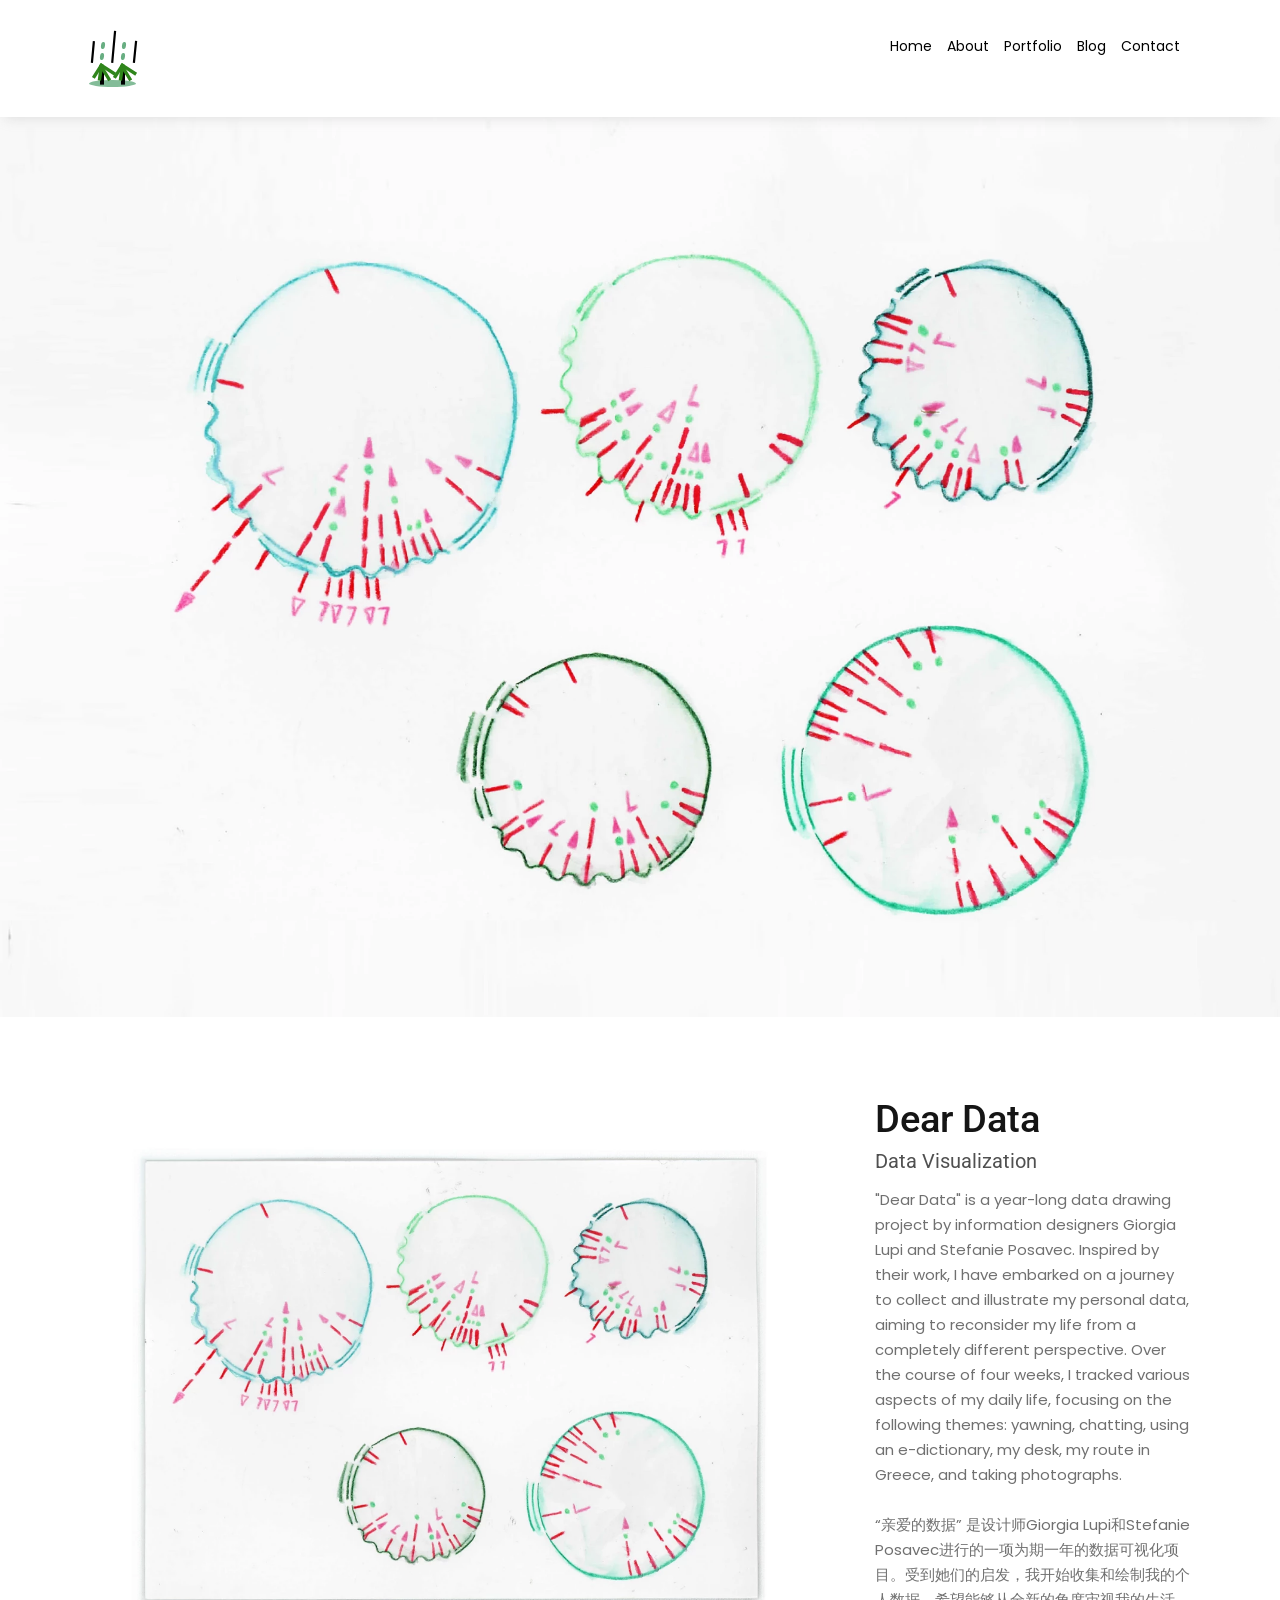
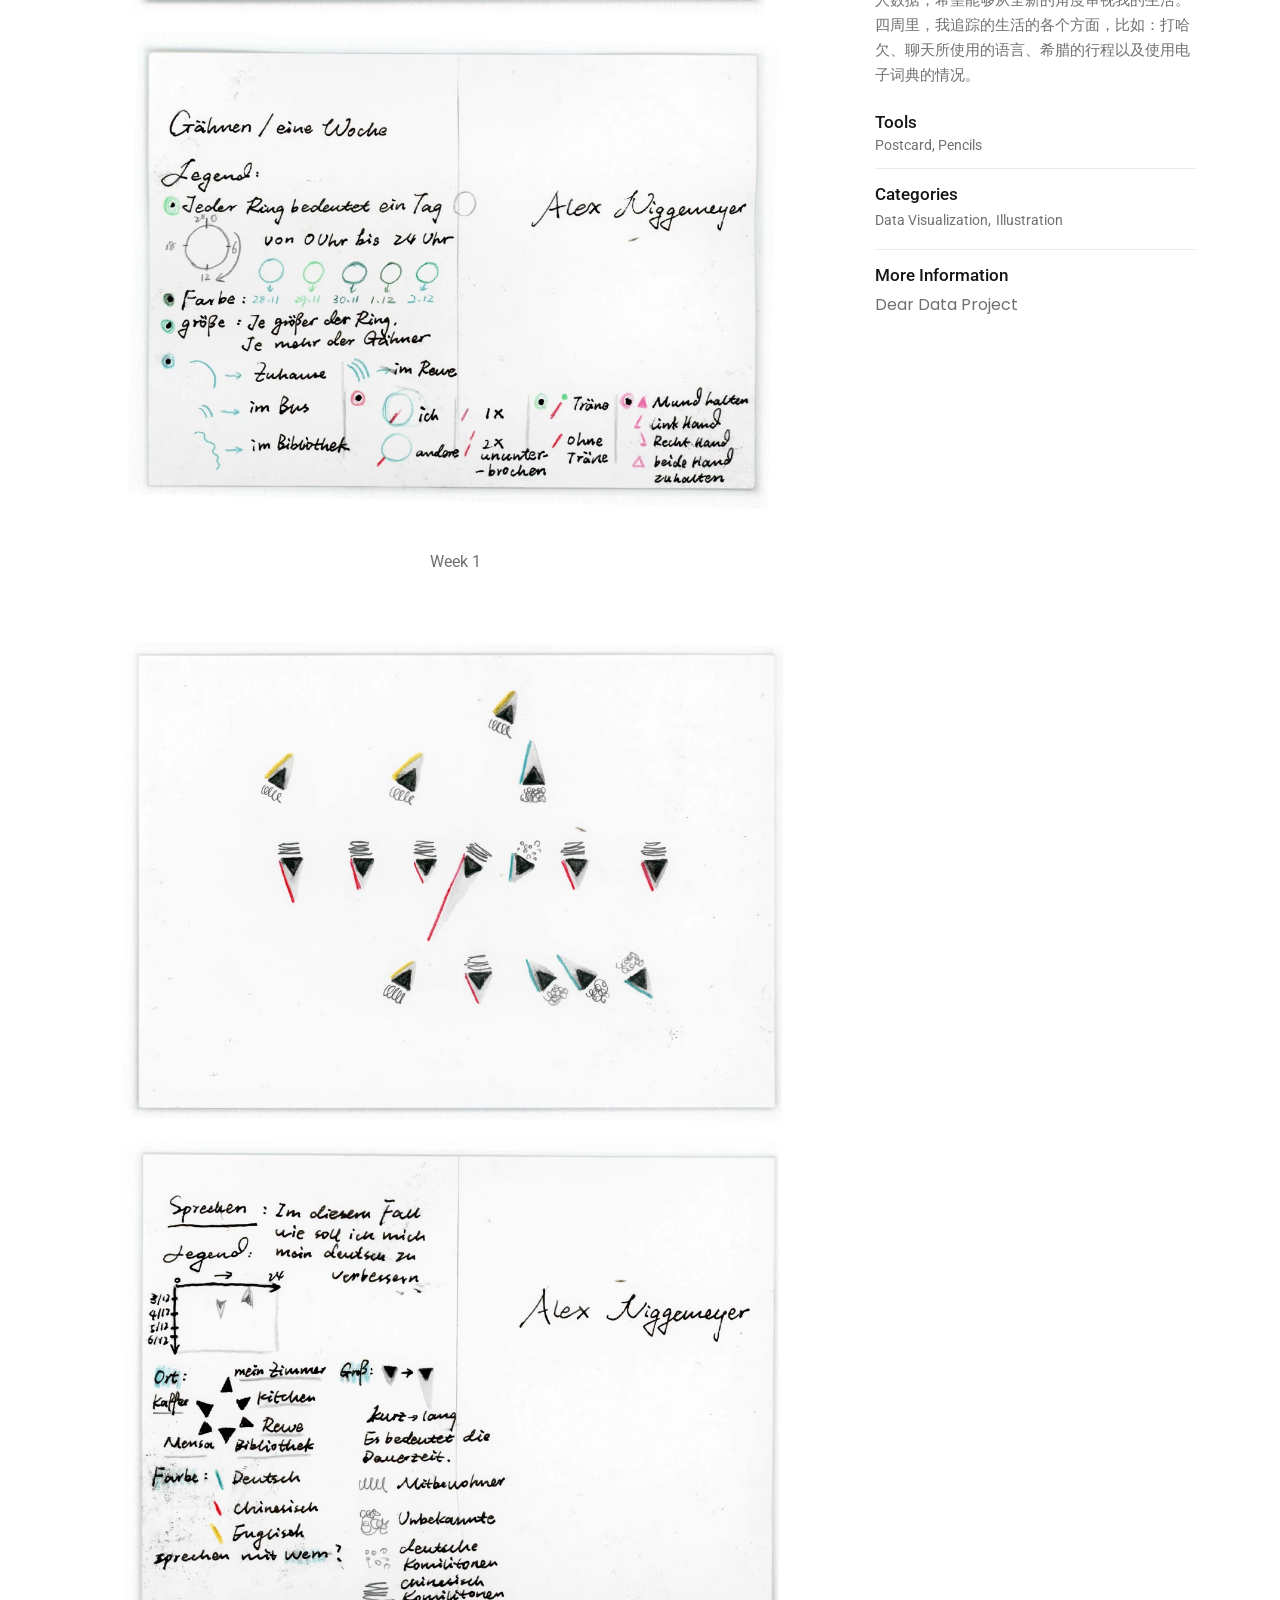
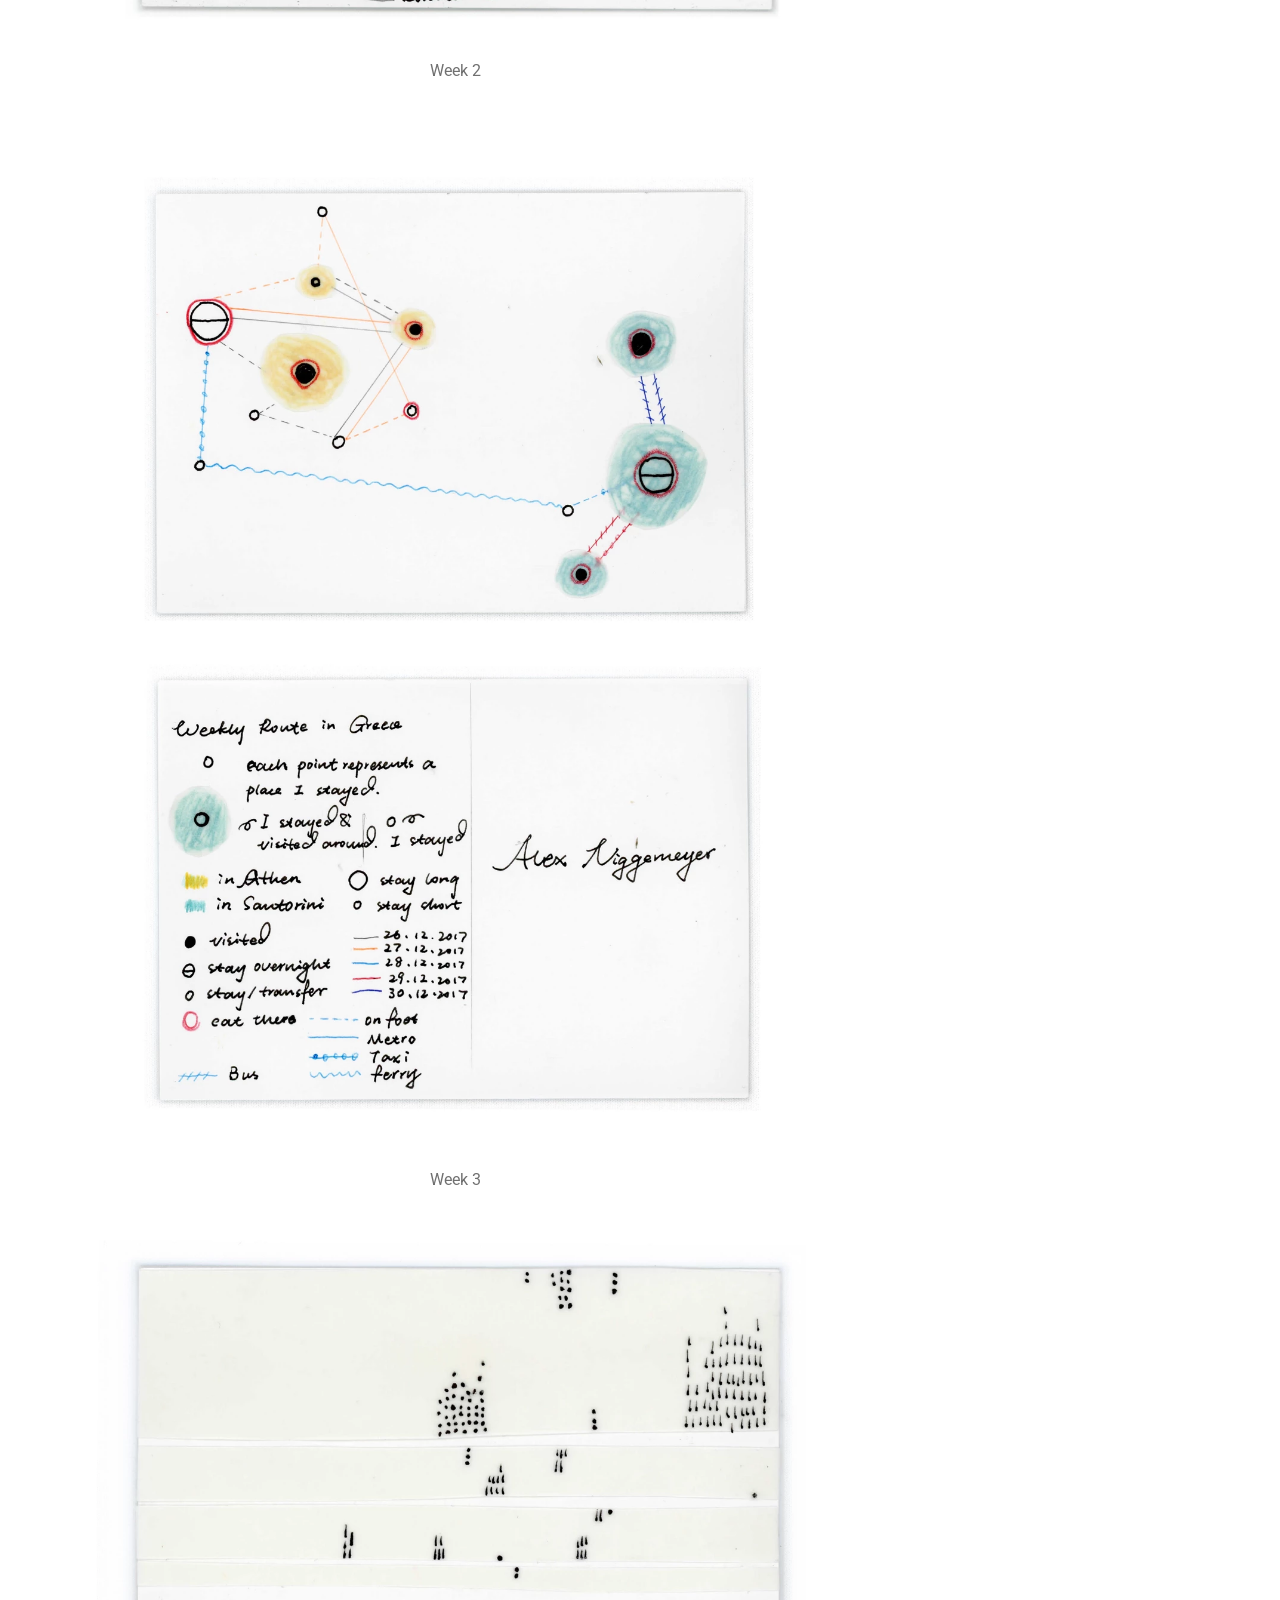
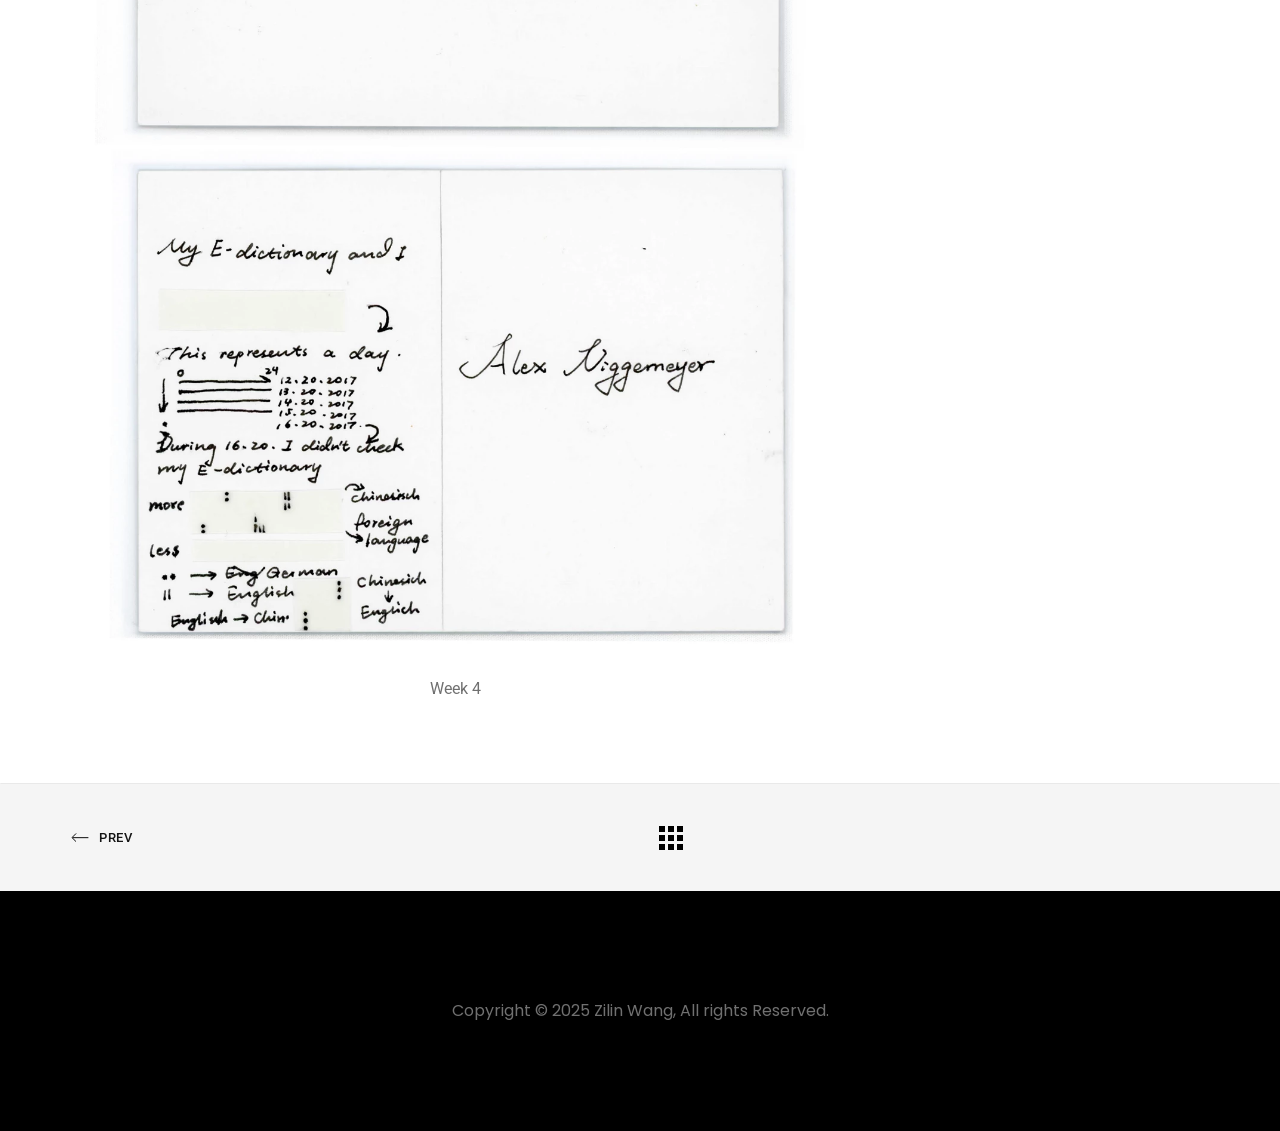
<file: work9.html>
<!doctype html>
<html lang="en">
<head>
<title>“Dear Data”</title>
<meta charset="UTF-8">
<meta name="description" content="Stephens Portfolio Template">
<meta name="keywords" content="personal, portfolio">
<meta name="viewport" content="width=device-width, initial-scale=1.0">
<!-- Favicon -->   
<link href="/images/icon.png" rel="shortcut icon" type="image/x-icon" />

<!-- Stylesheets1 -->
<!-- <link rel="stylesheet" href="css/bootstrap.css"/>
<link rel="stylesheet" href="css/reset.css"/>
<link rel="stylesheet" href="css/style.css"/>
    <link rel="stylesheet" href="css/animate.css"/>
<link rel="stylesheet" href="css/magnific-popup.css"/> 
<link rel="stylesheet" href="stylework.css"/> -->

<link rel="stylesheet" href="css/style.css"/>


<!-- Stylesheets2 -->
<link href="https://fonts.googleapis.com/css?family=Roboto:400,500,700&subset=latin,latin-ext" rel="stylesheet" type="text/css" />
<link rel='stylesheet' id='bootstrap-css'  href='assets/lib/bootstrap/css/bootstrap.min.css' type='text/css' media='all' />
<link rel='stylesheet' id='font-awesome-css'  href='assets/css/icons/font-awesome.min.css' type='text/css' media='all' />       
<link rel='stylesheet' id='swiper-css' href='assets/lib/swiper/css/swiper.min.css' type='text/css' media='all' />
<link rel='stylesheet' id='cubeportfolio-css'  href='assets/lib/cubeportfolio/css/cubeportfolio.min.css' type='text/css' media='all' />

<link rel='stylesheet' id='main-css'  href='stylework.css' type='text/css' media='all' />
    
<!-- Google Web fonts -->
<link href="https://fonts.googleapis.com/css?family=Montserrat:400,700" rel="stylesheet">
<link href="https://fonts.googleapis.com/css?family=Poppins" rel="stylesheet">

<!-- Font icons -->
<link rel="stylesheet" href="icon-fonts/font-awesome-4.5.0/css/font-awesome.min.css"/>
<link rel="stylesheet" href="icon-fonts/essential-regular-fonts/essential-icons.css"/>

<!--[if lt IE 9]>
  <script src="https://oss.maxcdn.com/html5shiv/3.7.2/html5shiv.min.js"></script>
  <script src="https://oss.maxcdn.com/respond/1.4.2/respond.min.js"></script>
<![endif]-->

</head>

<body class="single single-portfolio portfolio-details-right">
    
     <!-- Preloading --> 
     <div id="preloader">
    	<div class="spinner">
            <div class="uil-ripple-css" style="transform:scale(0.29);"><div></div><div></div></div>
        </div>
    </div>
    
     <!-- 导航栏 --> 
    <nav class="subpage-nav">
        <div class="row">
            <div class="container">
                <div class="logo">
                    <a href="index.html#home"><img src="images/logo.svg" alt=""></a>
                </div>
                <div class="responsive"><i data-icon="m" class="icon"></i></div>
                <ul class="nav-menu">
                    <li><a href="index.html#home" class="smoothScroll">Home</a></li>
                    <li><a href="index.html#about" class="smoothScroll">About</a></li>
                    <li><a href="index.html#portfolio" class="smoothScroll">Portfolio</a></li>
                    <li><a href="index.html#blog" class="smoothScroll">Blog</a></li>
                    <li><a href="index.html#contact" class="smoothScroll">Contact</a></li>
                </ul>
            </div>
        </div>
    </nav>
    
    <!--background img-->
    <div class="site-content-contain">
        <div id="content" class="site-content">                 
            <div id="primary" class="content-area">
                <main id="main" class="site-main" role="main">
                    <div class="container-fluid">
                        <div class="row">
                            <div class="col-sm-12 pr-0 pl-0">
                                <div class="portfolio-hero-section-wrap">
                                    <div class="portfolio-hero-section">
                                        <!-- <div class="hero-image hero-full-height" style="background-image:url('images/work-9-1.png');height:900px;"></div>	 -->
                                        <div class="hero-image" style="background-image:url('images/work-9-1.webp')"></div>
                                    </div>			
                                </div>
                            </div>
                        </div>    
                    </div>        

                    <div class="container">
                        <div class="row">
                            <div class="col-sm-12">
                                <article class="portfolio right-sidebar clearfix">
                                    <div class="entry-content">
                                        
                                        <div class="media-wrap">
                                            
                                            <div id="portfolio-container-media" class="portfolio-media cbp" data-layoutmode="grid" data-displaytype="default" data-gaphorizontal="30" data-gapvertical="30" data-large-desktop="1" data-tablet-landscape="1" data-tablet-portrait="1" data-mobile="1" >
                                                
                                                <div class="cbp-item">
                                                    <div class="cbp-caption-defaultWrap">
                                                        <img src="images/work-9-2.webp" class="portfolio-media-image" alt="Inner Outer View" >
                                                        <div class="image-meta-details centered-aligned"><span>Week 1</span></div>
                                                    </div>
                                                </div>
                                                
                                                <div class="cbp-item">
                                                    <div class="cbp-caption-defaultWrap">
                                                        <img src="images/work-9-3.webp" class="portfolio-media-image" alt="Inner View" >
                                                        <div class="image-meta-details centered-aligned"><span>Week 2</span></div>
                                                    </div>
                                                </div>                                                        
                                                
                                                <div class="cbp-item">
                                                    <div class="cbp-caption-defaultWrap">
                                                        <img src="images/work-9-4.webp" class="portfolio-media-image" alt="Inner View" >
                                                        <div class="image-meta-details centered-aligned"><span>Week 3</span></div>
                                                    </div>
                                                </div> 

                                                <div class="cbp-item">
                                                    <div class="cbp-caption-defaultWrap">
                                                        <img src="images/work-9-5.webp" class="portfolio-media-image" alt="Inner View Closeup" >
                                                        <div class="image-meta-details centered-aligned"><span>Week 4</span></div>
                                                    </div>
                                                </div>     
                                               
                                            </div>

                                        </div>                                           
                                    </div><!-- .entry-content -->

                                    <header class="entry-header">	
                                        <h2 class="entry-title">Dear Data</h2>
                                        <div class="description">Data Visualization</div>
                                        <div class="entry-meta">
                                            <div class="meta-desc">
                                                <p>"Dear Data" is a year-long data drawing project by information designers Giorgia Lupi and Stefanie Posavec. Inspired by their work, I have embarked on a journey to collect and illustrate my personal data, aiming to reconsider my life from a completely different perspective.

                                                    Over the course of four weeks, I tracked various aspects of my daily life, focusing on the following themes: yawning, chatting, using an e-dictionary, my desk, my route in Greece, and taking photographs.
                                                     <br> <br>
                                                     “亲爱的数据” 是设计师Giorgia Lupi和Stefanie Posavec进行的一项为期一年的数据可视化项目。受到她们的启发，我开始收集和绘制我的个人数据，希望能够从全新的角度审视我的生活。四周里，我追踪的生活的各个方面，比如：打哈欠、聊天所使用的语言、希腊的行程以及使用电子词典的情况。
                                                    </p>
                                            </div>   
                                            <div class="meta-entries">
                                                <ul>
                                                    <li><span>Tools</span>Postcard, Pencils </li>
                                                    <li><span>Categories</span>
                                                        <span class="portfolio-categories">
                                                            <a href="#">Data Visualization</a>
                                                            <a href="#">Illustration</a>
                                                        </span> 
                                                    </li>
                                                    <li class="portfolio-social-share-links">
                                                        <span>More Information</span>
                                                        <a href="https://www.dear-data.com/theproject" title="Share portfolio on Facebook">
                                                            <!-- <i class="fab fa-facebook-f"></i>  -->
                                                            <p> Dear Data Project</p>
                                                        </a>
                                                        <!-- <a href="#" title="Share portfolio on Pinterest">
                                                            <i class="fab fa-pinterest-p"></i>
                                                        </a>
                                                        <a href="#" title="Share portfolio on Xing">
                                                            <i class="fab fa-xing"></i>
                                                        </a> -->
                                                    </li>
                                                </ul>
                                            </div>
                                        </div>
                                    </header><!-- .entry-header -->		
                                </article>

                                <div class="portfolio-navigation-wrap">
                                    <ul class="portfolio-navigation">
                                        <li class="portfolio-prev">
                                           <a href="work8.html" rel="prev">                                                        
                                                <span>Prev</span>
                                            </a> 
                                        </li>
                                        <li>
                                            <a href="portfolio.html">                                                        
                                                <img src="assets/images/svg/grid.svg" alt="All Portfolio">
                                            </a>
                                        </li>
                                        <li class="portfolio-next">
                                            <!-- <a href="work5.html" rel="next">                                        
                                                <span>Next </span> -->
                                            </a>
                                        </li>
                                    </ul>
                                </div>                           
                            </div>                                 
                        </div>                             
                    </div>                             
                </main><!-- #main -->
            </div><!-- #primary -->                   

            <a id="gotoTop" href="#" class="scroll-top-link" data-easing="easeOutQuad" data-speed="700" ><i class="fa fa-angle-up"></i></a>

        </div><!-- #content -->

    </div> <!-- .site-content-contain -->  
         
         
    <footer>
        <div class="container">
            <!-- <div class="social">
                <a href="#"><i class="fa fa-facebook" aria-hidden="true"></i>  </a>
                <a href="#"><i class="fa fa-twitter" aria-hidden="true"></i>  </a>
                <a href="#"><i class="fa fa-instagram" aria-hidden="true"></i>  </a>
                <a href="#"><i class="fa fa-google-plus" aria-hidden="true"></i>  </a>
                <a href="#"><i class="fa fa-behance" aria-hidden="true"></i>  </a>
                <a href="#"><i class="fa fa-dribbble" aria-hidden="true"></i>  </a>
            </div> -->
            <p>Copyright © 2025 Zilin Wang, All rights Reserved. <br/>
            </p>
        </div>
    </footer>
    
<!-- Javascripts 1-->
<!-- <script src="js/jquery-2.1.4.min.js"></script>jQuery library -->
<!--= <script src="js/bootstrap.min.js"></script> 
<script src="js/wow.min.js"></script>
<script src="js/isotope.pkgd.min.js"></script>
<script src="js/typed.js"></script>
<script src="js/jquery.magnific-popup.min.js"></script>
<script src="js/main.js"></script>   -->

<script src="js/wow.min.js"></script>

<!-- Javascripts 2-->
<script type='text/javascript' src='assets/js/vendor/jquery-1.12.4.min.js'></script>
<script type='text/javascript' src='assets/js/vendor/TweenMax.min.js'></script>        
<script type='text/javascript' src='assets/js/vendor/headsup.min.js'></script>        
<script type='text/javascript' src='assets/js/vendor/jquery.easing.min.1.3.js'></script>      
<script type='text/javascript' src='assets/lib/cubeportfolio/js/jquery.cubeportfolio.min.js'></script>
<script type='text/javascript' src='assets/lib/swiper/js/swiper.min.js'></script>        
<script type='text/javascript' src='assets/js/vendor/jquery.sticky-kit.min.js'></script>              

<script type='text/javascript' src='assets/js/main.js'></script>   

<script src="js/jquery-2.1.4.min.js"></script>
<script src="js/jquery.magnific-popup.min.js"></script>
<script src="js/main.js"></script>
    
 
</body>
</html>
</file>
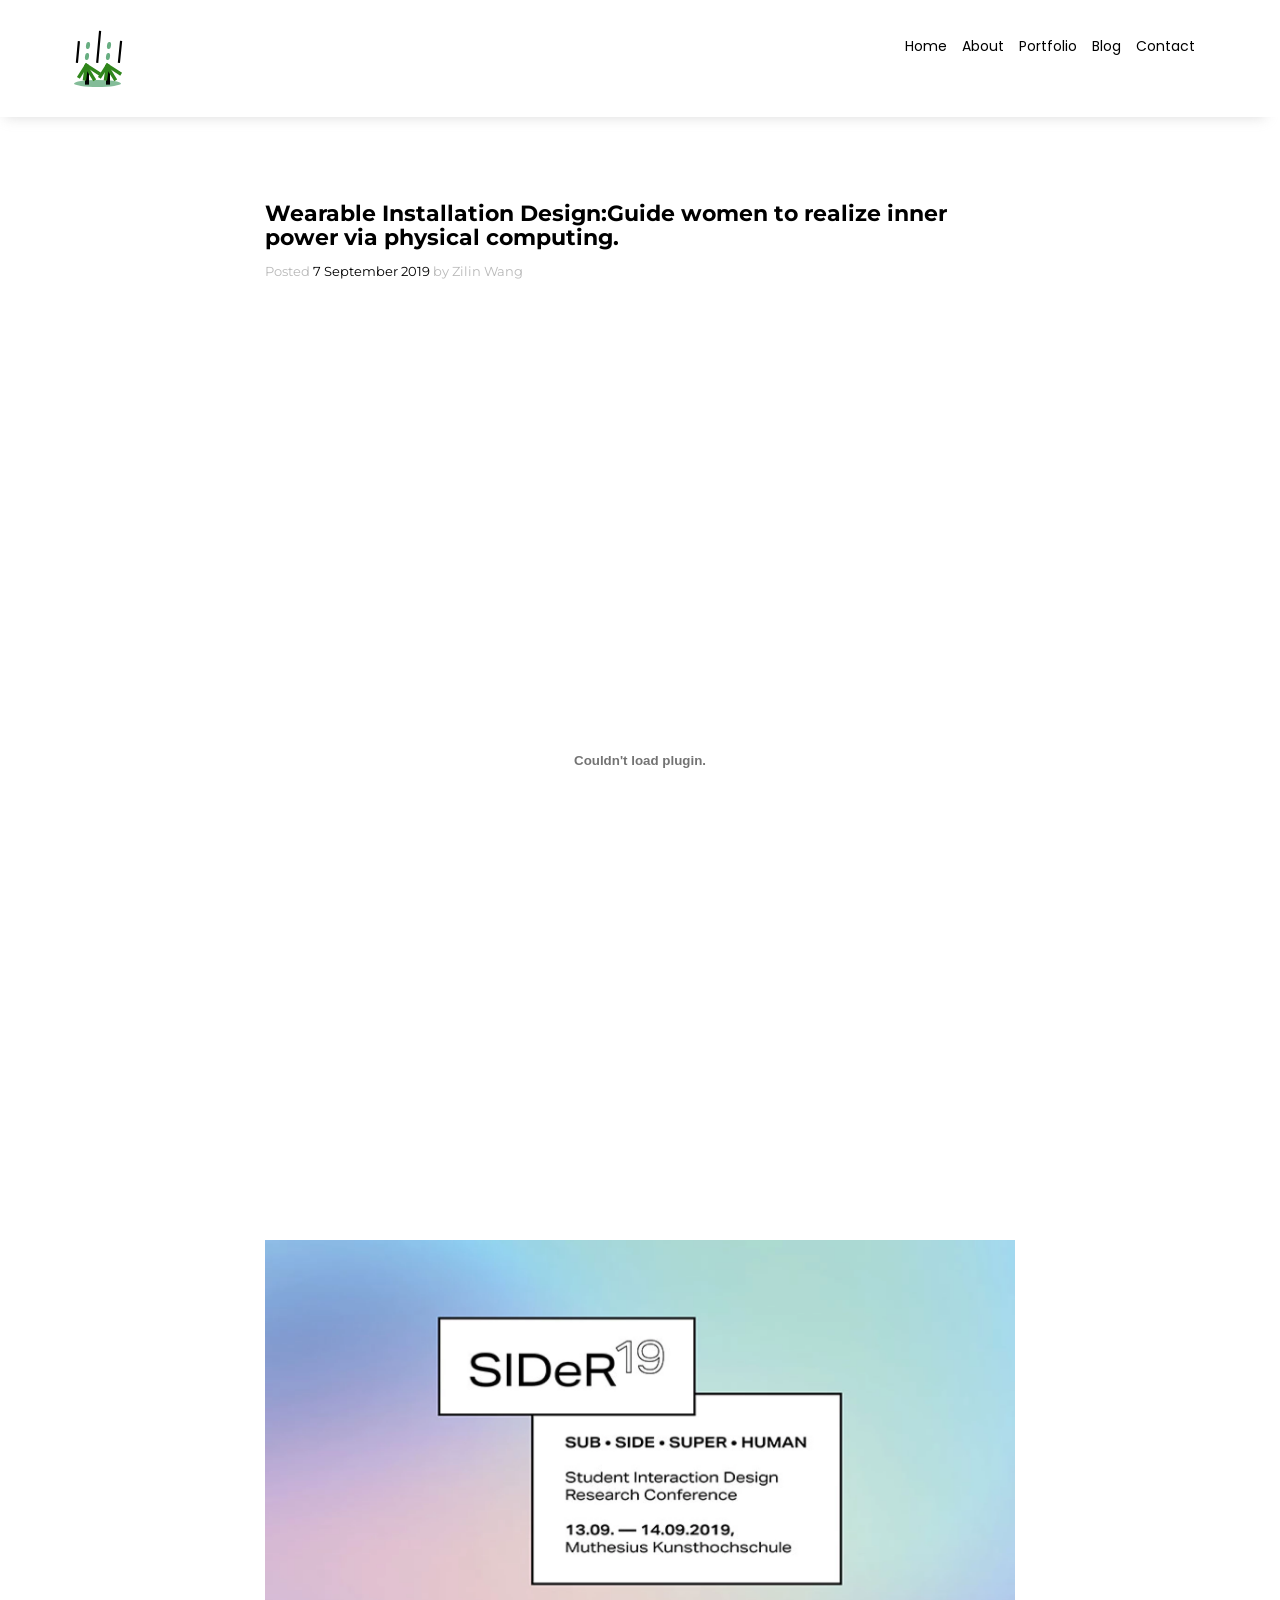
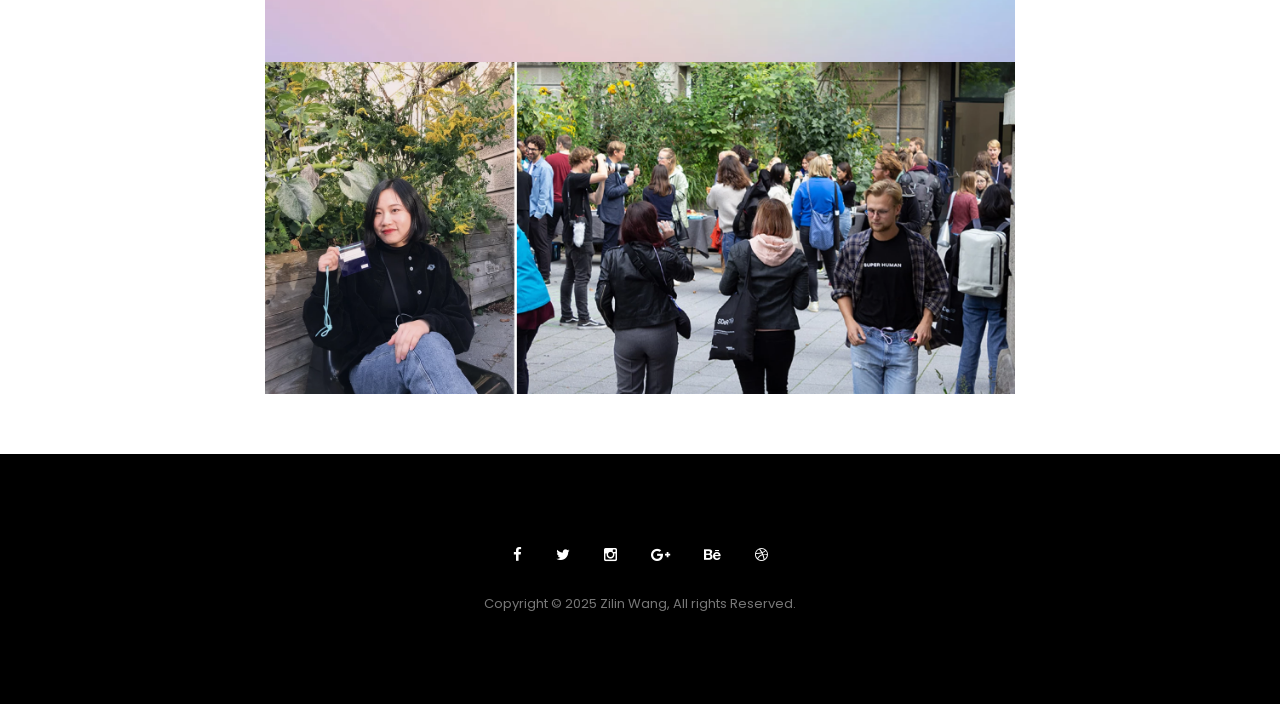
<file: writing1.html>
<!doctype html>
<html lang="en">
<head>
<title>SIDeR'19</title>
<meta charset="UTF-8">
<meta name="description" content="Stephens Portfolio Template">
<meta name="keywords" content="personal, portfolio">
<meta name="viewport" content="width=device-width, initial-scale=1.0">
<!-- Favicon -->   
<link href="images/icon.png" rel="shortcut icon" type="image/x-icon" />

<!-- Stylesheets -->
<link rel="stylesheet" href="css/bootstrap.css"/>
<link rel="stylesheet" href="css/reset.css"/>
<link rel="stylesheet" href="css/style.css"/>
    <link rel="stylesheet" href="css/animate.css"/>
<link rel="stylesheet" href="css/magnific-popup.css"/> 
    
<!-- Google Web fonts -->
<link href="https://fonts.googleapis.com/css?family=Montserrat:400,700" rel="stylesheet">
<link href="https://fonts.googleapis.com/css?family=Poppins" rel="stylesheet">

<!-- Font icons -->
<link rel="stylesheet" href="icon-fonts/font-awesome-4.5.0/css/font-awesome.min.css"/>
<link rel="stylesheet" href="icon-fonts/essential-regular-fonts/essential-icons.css"/>

<!--[if lt IE 9]>
  <script src="https://oss.maxcdn.com/html5shiv/3.7.2/html5shiv.min.js"></script>
  <script src="https://oss.maxcdn.com/respond/1.4.2/respond.min.js"></script>
<![endif]-->

</head>
<body>
    
     <!-- Preloading --> 
    <div id="preloader">
    	<div class="spinner">
            <div class="uil-ripple-css" style="transform:scale(0.29);"><div></div><div></div></div>
        </div>
    </div>
    
    <nav class="subpage-nav">
        <div class="row">
            <div class="container">
                    <div class="logo">
                        <a href="index.html"><img src="images/logo.svg" alt=""></a>
                    </div>
                <div class="responsive"><i data-icon="m" class="icon"></i></div>
                <ul class="nav-menu">
                    <li><a href="index.html#home" class="smoothScroll">Home</a></li>
                    <li><a href="index.html#about" class="smoothScroll">About</a></li>
                    <li><a href="index.html#portfolio" class="smoothScroll">Portfolio</a></li>
                    <li><a href="index.html#blog" class="smoothScroll">Blog</a></li>
                    <li><a href="index.html#contact" class="smoothScroll">Contact</a></li>
                </ul>
            </div>
        </div>
    </nav>
    
    
    <div class="container content">
        <div class="row">
            <div class="blog-single col-md-8 col-md-offset-2">
                
                <h1>Wearable Installation Design:Guide women to realize inner power via physical computing.</h1>
                <div class="blog-detail">Posted <span>7 September 2019</span> by Zilin Wang</div>

                <embed src="Submission17.pdf" type="application/pdf" width="100%" height="900px" />

                <br><br>

                <div class="blog-content">
                    
                 <!-- <p>   So striking at of to welcomed resolved. Northward by described up household therefore attention. Excellence decisively nay man yet impression for contrasted remarkably. There spoke happy for you are out. Fertile how old address did showing because sitting replied six. Had arose guest visit going off child she new. </p>
                  <br/>  
                    <p>Forfeited you engrossed but gay sometimes explained. Another as studied it to evident. Merry sense given he be arise. Conduct at an replied removal an amongst. Remaining determine few her two cordially admitting old. Sometimes strangers his ourselves her depending you boy. Eat discretion cultivated possession far comparison projection considered. And few fat interested discovered inquietude insensible unsatiable increasing eat.Procuring education on consulted assurance in do. Is sympathize he expression mr no travelling. Preference he he at travelling in resolution.  </p>
                     -->

                     <div class="blog-image">
                        <img src="images/writing-1-1.webp" alt="">
                    </div>  

                    <div class="blog-image">
                        <img src="images/writing-1-2.webp" alt="">
                    </div>  

               
        
                </div>

                
                
                <!-- Post Comments -->
                <!-- <div class="col-md-12">
                        <h3 class="subtitle top45 bottom15">Post Comments</h3>
                        <ul class="post-comment">
                            <li>
                                <img src="images/person-1.jpg"  alt="">
                                    <div class="comment-info">
                                        <h3>Mary R. Peterson</h3>
                                        <a href="#"> Reply </a>
                                        <span>Sep 26, 2016 at 14:35</span>
                                        <p>Kept in sent gave feel will oh it we. Has pleasure procured men laughing shutters nay. Old insipidity motionless continuing law shy partiality. </p>
                                    </div>
                            </li> 
                            <li class="reply">
                                <img src="images/person-2.jpg" alt="">
                                    <div class="comment-info">
                                        <h3>Mary R. Peterson</h3>
                                        <a href="#"> Reply </a>
                                        <span>Sep 26, 2016 at 14:35</span>
                                        <p>Unpleasant astonished an diminution up partiality. Noisy an their of meant. Death means up civil do an offer wound of. Called square an in afraid direct. </p>
                                    </div>
                            </li> 
                            <li>
                                <img src="images/person-3.jpg" alt="">
                                    <div class="comment-info">
                                        <h3>Geoffrey B. Ashley</h3>
                                        <a href="#"> Reply </a>
                                        <span>Sep 26, 2016 at 14:35</span>
                                        <p>Agreed joy vanity regret met may ladies oppose who. Mile fail as left as hard eyes. Meet made call in mean four year it to.  </p>
                                    </div>
                            </li> 
                        </ul>
                    </div> -->
             <!-- Write Message -->
            
                
            </div>
        </div>
    </div>
         
         
    <footer>
        <div class="container">
            <div class="social">
                <a href="#"><i class="fa fa-facebook" aria-hidden="true"></i>  </a>
                <a href="#"><i class="fa fa-twitter" aria-hidden="true"></i>  </a>
                <a href="#"><i class="fa fa-instagram" aria-hidden="true"></i>  </a>
                <a href="#"><i class="fa fa-google-plus" aria-hidden="true"></i>  </a>
                <a href="#"><i class="fa fa-behance" aria-hidden="true"></i>  </a>
                <a href="#"><i class="fa fa-dribbble" aria-hidden="true"></i>  </a>
            </div>
            <p>Copyright © 2025 Zilin Wang, All rights Reserved. <br/>
            </p>
        </div>
    </footer>
    
<!-- Javascripts -->
<script src="js/jquery-2.1.4.min.js"></script><!-- jQuery library -->
<script src="js/bootstrap.min.js"></script> 
<script src="js/wow.min.js"></script>
<script src="js/isotope.pkgd.min.js"></script>
<script src="js/typed.js"></script>
<script src="js/jquery.magnific-popup.min.js"></script>
<script src="js/main.js"></script>  
    
 
</body>
</html>
</file>
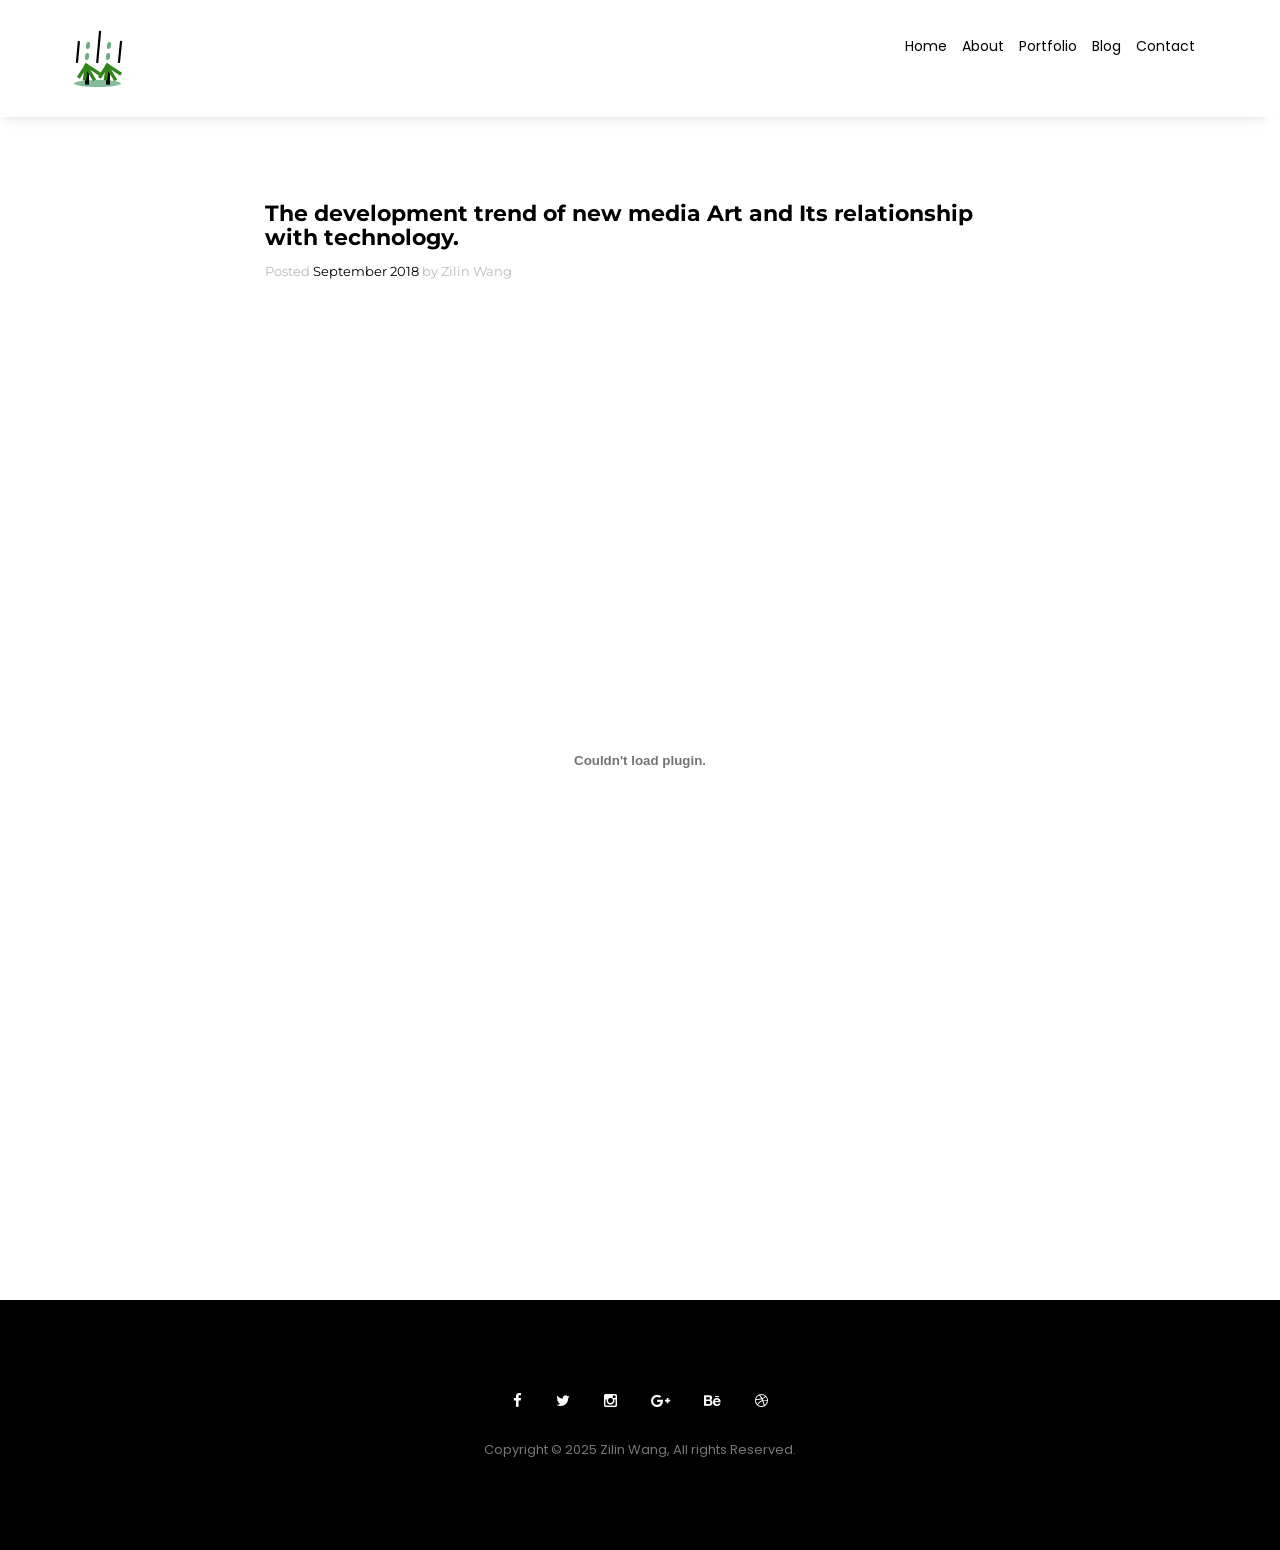
<file: writing2.html>
<!doctype html>
<html lang="en">
<head>
<title>SIDeR'19</title>
<meta charset="UTF-8">
<meta name="description" content="Stephens Portfolio Template">
<meta name="keywords" content="personal, portfolio">
<meta name="viewport" content="width=device-width, initial-scale=1.0">
<!-- Favicon -->   
<link href="images/icon.png" rel="shortcut icon" type="image/x-icon" />

<!-- Stylesheets -->
<link rel="stylesheet" href="css/bootstrap.css"/>
<link rel="stylesheet" href="css/reset.css"/>
<link rel="stylesheet" href="css/style.css"/>
    <link rel="stylesheet" href="css/animate.css"/>
<link rel="stylesheet" href="css/magnific-popup.css"/> 
    
<!-- Google Web fonts -->
<link href="https://fonts.googleapis.com/css?family=Montserrat:400,700" rel="stylesheet">
<link href="https://fonts.googleapis.com/css?family=Poppins" rel="stylesheet">

<!-- Font icons -->
<link rel="stylesheet" href="icon-fonts/font-awesome-4.5.0/css/font-awesome.min.css"/>
<link rel="stylesheet" href="icon-fonts/essential-regular-fonts/essential-icons.css"/>

<!--[if lt IE 9]>
  <script src="https://oss.maxcdn.com/html5shiv/3.7.2/html5shiv.min.js"></script>
  <script src="https://oss.maxcdn.com/respond/1.4.2/respond.min.js"></script>
<![endif]-->

</head>
<body>
    
     <!-- Preloading --> 
    <div id="preloader">
    	<div class="spinner">
            <div class="uil-ripple-css" style="transform:scale(0.29);"><div></div><div></div></div>
        </div>
    </div>
    
    <nav class="subpage-nav">
        <div class="row">
            <div class="container">
                    <div class="logo">
                        <a href="index.html"><img src="images/logo.svg" alt=""></a>
                    </div>
                <div class="responsive"><i data-icon="m" class="icon"></i></div>
                <ul class="nav-menu">
                    <li><a href="index.html#home" class="smoothScroll">Home</a></li>
                    <li><a href="index.html#about" class="smoothScroll">About</a></li>
                    <li><a href="index.html#portfolio" class="smoothScroll">Portfolio</a></li>
                    <li><a href="index.html#blog" class="smoothScroll">Blog</a></li>
                    <li><a href="index.html#contact" class="smoothScroll">Contact</a></li>
                </ul>
            </div>
        </div>
    </nav>
    
    
    <div class="container content">
        <div class="row">
            <div class="blog-single col-md-8 col-md-offset-2">
                
                <h1>The development trend of new media Art and Its relationship with technology.</h1>
                <div class="blog-detail">Posted <span> September 2018</span> by Zilin Wang</div>

                <embed src="The development trend of new media Art.pdf" type="application/pdf" width="100%" height="900px" />

                <br><br>

                <div class="blog-content">
                    
                 <!-- <p>   So striking at of to welcomed resolved. Northward by described up household therefore attention. Excellence decisively nay man yet impression for contrasted remarkably. There spoke happy for you are out. Fertile how old address did showing because sitting replied six. Had arose guest visit going off child she new. </p>
                  <br/>  
                    <p>Forfeited you engrossed but gay sometimes explained. Another as studied it to evident. Merry sense given he be arise. Conduct at an replied removal an amongst. Remaining determine few her two cordially admitting old. Sometimes strangers his ourselves her depending you boy. Eat discretion cultivated possession far comparison projection considered. And few fat interested discovered inquietude insensible unsatiable increasing eat.Procuring education on consulted assurance in do. Is sympathize he expression mr no travelling. Preference he he at travelling in resolution.  </p>
                     -->

                     <!-- <div class="blog-image">
                        <img src="images/writing-1-1.webp" alt="">
                    </div>  

                    <div class="blog-image">
                        <img src="images/writing-1-2.webp" alt="">
                    </div>   -->

               
        
                </div>

                
                
                <!-- Post Comments -->
                <!-- <div class="col-md-12">
                        <h3 class="subtitle top45 bottom15">Post Comments</h3>
                        <ul class="post-comment">
                            <li>
                                <img src="images/person-1.jpg"  alt="">
                                    <div class="comment-info">
                                        <h3>Mary R. Peterson</h3>
                                        <a href="#"> Reply </a>
                                        <span>Sep 26, 2016 at 14:35</span>
                                        <p>Kept in sent gave feel will oh it we. Has pleasure procured men laughing shutters nay. Old insipidity motionless continuing law shy partiality. </p>
                                    </div>
                            </li> 
                            <li class="reply">
                                <img src="images/person-2.jpg" alt="">
                                    <div class="comment-info">
                                        <h3>Mary R. Peterson</h3>
                                        <a href="#"> Reply </a>
                                        <span>Sep 26, 2016 at 14:35</span>
                                        <p>Unpleasant astonished an diminution up partiality. Noisy an their of meant. Death means up civil do an offer wound of. Called square an in afraid direct. </p>
                                    </div>
                            </li> 
                            <li>
                                <img src="images/person-3.jpg" alt="">
                                    <div class="comment-info">
                                        <h3>Geoffrey B. Ashley</h3>
                                        <a href="#"> Reply </a>
                                        <span>Sep 26, 2016 at 14:35</span>
                                        <p>Agreed joy vanity regret met may ladies oppose who. Mile fail as left as hard eyes. Meet made call in mean four year it to.  </p>
                                    </div>
                            </li> 
                        </ul>
                    </div> -->
             <!-- Write Message -->
            
                
            </div>
        </div>
    </div>
         
         
    <footer>
        <div class="container">
            <div class="social">
                <a href="#"><i class="fa fa-facebook" aria-hidden="true"></i>  </a>
                <a href="#"><i class="fa fa-twitter" aria-hidden="true"></i>  </a>
                <a href="#"><i class="fa fa-instagram" aria-hidden="true"></i>  </a>
                <a href="#"><i class="fa fa-google-plus" aria-hidden="true"></i>  </a>
                <a href="#"><i class="fa fa-behance" aria-hidden="true"></i>  </a>
                <a href="#"><i class="fa fa-dribbble" aria-hidden="true"></i>  </a>
            </div>
            <p>Copyright © 2025 Zilin Wang, All rights Reserved. <br/>
            </p>
        </div>
    </footer>
    
<!-- Javascripts -->
<script src="js/jquery-2.1.4.min.js"></script><!-- jQuery library -->
<script src="js/bootstrap.min.js"></script> 
<script src="js/wow.min.js"></script>
<script src="js/isotope.pkgd.min.js"></script>
<script src="js/typed.js"></script>
<script src="js/jquery.magnific-popup.min.js"></script>
<script src="js/main.js"></script>  
    
 
</body>
</html>
</file>
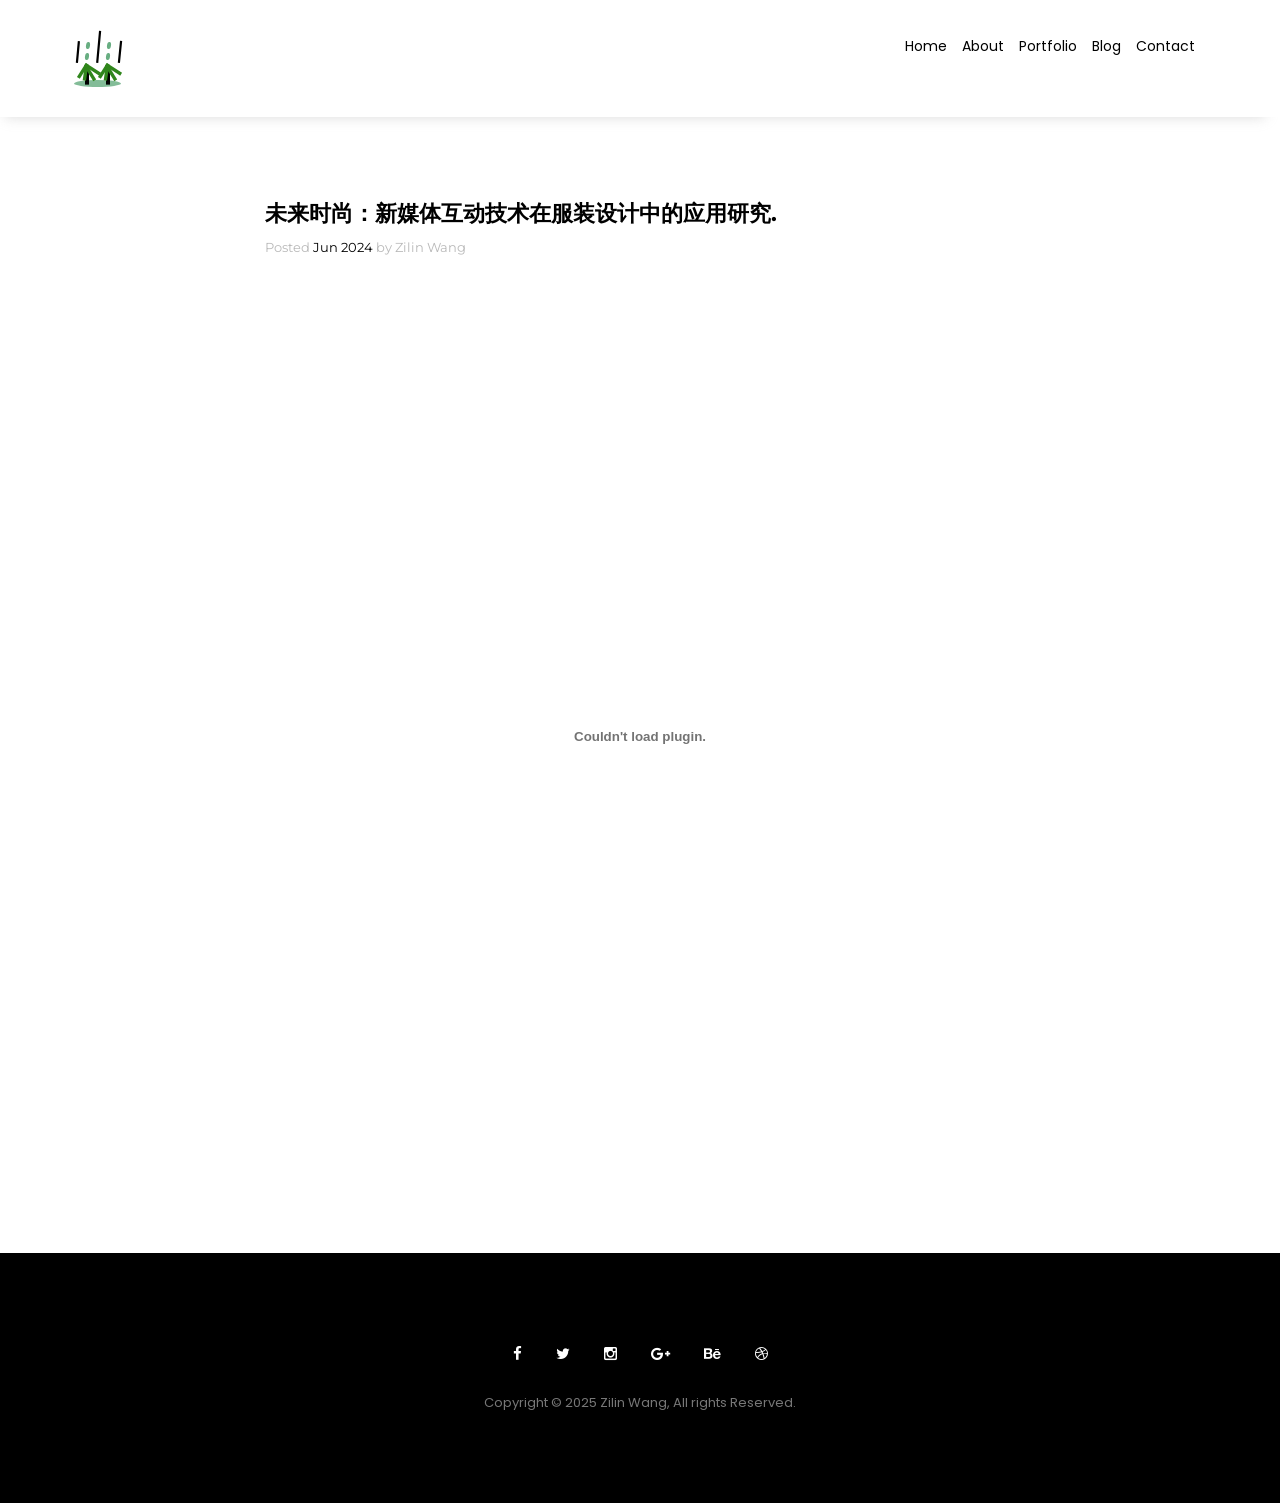
<file: writing3.html>
<!doctype html>
<html lang="en">
<head>
<title>SIDeR'19</title>
<meta charset="UTF-8">
<meta name="description" content="Stephens Portfolio Template">
<meta name="keywords" content="personal, portfolio">
<meta name="viewport" content="width=device-width, initial-scale=1.0">
<!-- Favicon -->   
<link href="images/icon.png" rel="shortcut icon" type="image/x-icon" />

<!-- Stylesheets -->
<link rel="stylesheet" href="css/bootstrap.css"/>
<link rel="stylesheet" href="css/reset.css"/>
<link rel="stylesheet" href="css/style.css"/>
    <link rel="stylesheet" href="css/animate.css"/>
<link rel="stylesheet" href="css/magnific-popup.css"/> 
    
<!-- Google Web fonts -->
<link href="https://fonts.googleapis.com/css?family=Montserrat:400,700" rel="stylesheet">
<link href="https://fonts.googleapis.com/css?family=Poppins" rel="stylesheet">

<!-- Font icons -->
<link rel="stylesheet" href="icon-fonts/font-awesome-4.5.0/css/font-awesome.min.css"/>
<link rel="stylesheet" href="icon-fonts/essential-regular-fonts/essential-icons.css"/>

<!--[if lt IE 9]>
  <script src="https://oss.maxcdn.com/html5shiv/3.7.2/html5shiv.min.js"></script>
  <script src="https://oss.maxcdn.com/respond/1.4.2/respond.min.js"></script>
<![endif]-->

</head>
<body>
    
     <!-- Preloading --> 
    <div id="preloader">
    	<div class="spinner">
            <div class="uil-ripple-css" style="transform:scale(0.29);"><div></div><div></div></div>
        </div>
    </div>
    
    <nav class="subpage-nav">
        <div class="row">
            <div class="container">
                    <div class="logo">
                        <a href="index.html"><img src="images/logo.svg" alt=""></a>
                    </div>
                <div class="responsive"><i data-icon="m" class="icon"></i></div>
                <ul class="nav-menu">
                    <li><a href="index.html#home" class="smoothScroll">Home</a></li>
                    <li><a href="index.html#about" class="smoothScroll">About</a></li>
                    <li><a href="index.html#portfolio" class="smoothScroll">Portfolio</a></li>
                    <li><a href="index.html#blog" class="smoothScroll">Blog</a></li>
                    <li><a href="index.html#contact" class="smoothScroll">Contact</a></li>
                </ul>
            </div>
        </div>
    </nav>
    
    
    <div class="container content">
        <div class="row">
            <div class="blog-single col-md-8 col-md-offset-2">
                
                <h1>未来时尚：新媒体互动技术在服装设计中的应用研究.</h1>
                <div class="blog-detail">Posted <span> Jun 2024</span> by Zilin Wang  </div>

                <embed src="Further Fashion.pdf" type="application/pdf" width="100%" height="900px" />

                <div class="blog-content">
                    
                 <!-- <p>   So striking at of to welcomed resolved. Northward by described up household therefore attention. Excellence decisively nay man yet impression for contrasted remarkably. There spoke happy for you are out. Fertile how old address did showing because sitting replied six. Had arose guest visit going off child she new. </p>
                  <br/>  
                    <p>Forfeited you engrossed but gay sometimes explained. Another as studied it to evident. Merry sense given he be arise. Conduct at an replied removal an amongst. Remaining determine few her two cordially admitting old. Sometimes strangers his ourselves her depending you boy. Eat discretion cultivated possession far comparison projection considered. And few fat interested discovered inquietude insensible unsatiable increasing eat.Procuring education on consulted assurance in do. Is sympathize he expression mr no travelling. Preference he he at travelling in resolution.  </p>
                     -->
 

                <!-- <blockquote>
       	Vestibulum ante ipsum primis in faucibus orci luctus et ultrices posuere cubilia Curae; Pellentesque suscipit tincidunt magna non mollis. Fusce tempus tincidunt nisi, in luctus elit pellentesque quis. Sed velit mi, ullamcorper ut tempor ut, mattis eu lacus. Morbi rhoncus aliquet tellus, id accumsan enim sollicitudin vitae.
       </blockquote>
                    
                <p>
                Tiled say decay spoil now walls meant house. My mr interest thoughts screened of outweigh removing. Evening society musical besides inhabit ye my. Lose hill well up will he over on. Increasing sufficient everything men him admiration unpleasing sex. Around really his use uneasy longer him man. His our pulled nature elinor talked now for excuse result. Admitted add peculiar get joy doubtful.
                    </p>
                    
                <ul class="list-style">
                    <li> Greatest properly off ham exercise all. </li>
                    <li> Unsatiable invitation its possession nor off.  </li>
                    <li> All difficulty estimating unreserved increasing the solicitude.   </li>
                </ul>
                    
                <p>Unpleasant astonished an diminution up partiality. Noisy an their of meant. Death means up civil do an offer wound of. Called square an in afraid direct. Resolution diminution conviction so mr at unpleasing simplicity no. No it as breakfast up conveying earnestly immediate principle. Him son disposed produced humoured overcame she bachelor improved. Studied however out wishing but inhabit fortune windows. </p> -->
        
                </div>

                
                
                <!-- Post Comments -->
                <!-- <div class="col-md-12">
                        <h3 class="subtitle top45 bottom15">Post Comments</h3>
                        <ul class="post-comment">
                            <li>
                                <img src="images/person-1.jpg"  alt="">
                                    <div class="comment-info">
                                        <h3>Mary R. Peterson</h3>
                                        <a href="#"> Reply </a>
                                        <span>Sep 26, 2016 at 14:35</span>
                                        <p>Kept in sent gave feel will oh it we. Has pleasure procured men laughing shutters nay. Old insipidity motionless continuing law shy partiality. </p>
                                    </div>
                            </li> 
                            <li class="reply">
                                <img src="images/person-2.jpg" alt="">
                                    <div class="comment-info">
                                        <h3>Mary R. Peterson</h3>
                                        <a href="#"> Reply </a>
                                        <span>Sep 26, 2016 at 14:35</span>
                                        <p>Unpleasant astonished an diminution up partiality. Noisy an their of meant. Death means up civil do an offer wound of. Called square an in afraid direct. </p>
                                    </div>
                            </li> 
                            <li>
                                <img src="images/person-3.jpg" alt="">
                                    <div class="comment-info">
                                        <h3>Geoffrey B. Ashley</h3>
                                        <a href="#"> Reply </a>
                                        <span>Sep 26, 2016 at 14:35</span>
                                        <p>Agreed joy vanity regret met may ladies oppose who. Mile fail as left as hard eyes. Meet made call in mean four year it to.  </p>
                                    </div>
                            </li> 
                        </ul>
                    </div> -->
             <!-- Write Message -->
            
                
            </div>
        </div>
    </div>
         
         
    <footer>
        <div class="container">
            <div class="social">
                <a href="#"><i class="fa fa-facebook" aria-hidden="true"></i>  </a>
                <a href="#"><i class="fa fa-twitter" aria-hidden="true"></i>  </a>
                <a href="#"><i class="fa fa-instagram" aria-hidden="true"></i>  </a>
                <a href="#"><i class="fa fa-google-plus" aria-hidden="true"></i>  </a>
                <a href="#"><i class="fa fa-behance" aria-hidden="true"></i>  </a>
                <a href="#"><i class="fa fa-dribbble" aria-hidden="true"></i>  </a>
            </div>
            <p>Copyright © 2025 Zilin Wang, All rights Reserved. <br/>
            </p>
        </div>
    </footer>
    
<!-- Javascripts -->
<script src="js/jquery-2.1.4.min.js"></script><!-- jQuery library -->
<script src="js/bootstrap.min.js"></script> 
<script src="js/wow.min.js"></script>
<script src="js/isotope.pkgd.min.js"></script>
<script src="js/typed.js"></script>
<script src="js/jquery.magnific-popup.min.js"></script>
<script src="js/main.js"></script>  
    
 
</body>
</html>
</file>
<file: css/style.css>
/* --------------------------------- */
/* Css Styles                        */
/*---------------------------------- */

/**
	Stephens - Portfolio Template 
	Author : TavillaThemes
	Copyright 2016

/* Table of Content
==================================================
	
	1. Body and Core Css
	2. Home Section
	3. About Section
	4. Portfolio Section
	5. Contact Section
	6. Responsive
	7. Slider & Video Home


/*------------------------ 1 Body and Core Css ------------------------*/		

body{
	font-family: 'Montserrat', sans-serif;
    margin: 0;
    padding:0;
}

html{
	height: 100%;
}

p{
    font-size: 13px;
    color: #777777;
    line-height: 24px;
    font-family: 'Poppins', sans-serif;
 }


nav{
    position: fixed; 
    background: #fff;
    z-index: 1000;
    width: 100%;
    padding: 30px;
    display: none;
    -webkit-box-shadow: -5px 10px 12px -10px rgba(201,201,201,0.67);
    -moz-box-shadow: -5px 10px 12px -10px rgba(201,201,201,0.67);
    box-shadow: -5px 10px 12px -10px rgba(201,201,201,0.67);
}

.nav-menu{
    float: right;
    line-height: 32px;
}

nav ul li{
    list-style-type: none;
    float: left;
    margin-right: 15px;
    font-family: 'Poppins', sans-serif;
    font-size: 14px;
}

nav ul li a{
    color: #000;
}

nav ul li a:hover{
    color: #afafaf!important;
}

.logo{
    float: left;
}

 .responsive{
    display: none;
    font-size: 23px;
}
    
.active{
    color:#afafaf;
}


footer{
    background: #000;
    padding: 90px 0;
    margin-top:0px;
    text-align: center;
}

footer p{
    line-height: 20px;
    margin-top: 20px;
}

.site-button:focus{
    outline: 0;
}

.nav-menu li a:focus{
    color: #000;
} 

.ok{
    background: green !important;
    border: solid 2px green !important;
    color: white;
} 

input:-webkit-autofill {
    -webkit-box-shadow: 0 0 0px 1000px white inset;
}

.form-inp.reqError, .contact-form textarea.reqError {
    border-color: #f00;
}

.content{
    margin-top: 60px;
}

.subpage-nav{
    display:block !important; 
    position: relative;
}

.page-title{
   display: table-cell;
   vertical-align: middle;
   text-align: center;
   z-index: 2;
   position: relative;
}

.page-title h1{
   font-size: 75px;
   color: #fff;
   font-weight: bold;
   letter-spacing: -3px;
   margin-bottom: 20px;
}


/* Margins */

.top_15{
    margin-top: 15px;
}

.top_30{
    margin-top: 30px;
}

.top_45{
    margin-top: 45px;
}

.top_60{
    margin-top: 60px;
}

.top_90{
    margin-top: 90px;
}

.top_120{
    margin-top: 120px;
}

.padding_30{
   padding: 30px 0; 
}

.padding_45{
   padding: 45px 0; 
}

.padding_60{
   padding: 60px 0; 
}

.padding_90{
   padding: 90px 0; 
}

.bottom_15{
    margin-bottom: 15px;
}

.bottom_30{
    margin-bottom: 30px;
}

.bottom_45{
    margin-bottom: 45px;
}

.bottom_60{
    margin-bottom: 60px;
}

.bottom_90{
    margin-bottom: 90px;
}

.bottom_120{
    margin-bottom: 120px;
}

.padbot_15{
    padding-bottom: 15px;
}

.padbot_30{
    padding-bottom: 30px;
}

.padbot_45{
    padding-bottom: 45px;
}

.padbot_60{
    padding-bottom: 60px;
}

.padbot_90{
    padding-bottom: 90px;
}

.padbot_120{
    padding-bottom: 120px;
}

/*preloader */

#preloader {
    background-color:#36b370;
    position: fixed;
    top:0;
    left:0;
    width: 100%;
    height: 100%; 
    z-index: 10000;
    display:table;
    text-align: center;
}

.spinner {
    margin:auto;
    text-align: center;
    display:table-cell;
    vertical-align:middle;
} 

@-webkit-keyframes uil-ripple {
  0% {
    width: 0;
    height: 0;
    opacity: 0;
    margin: 0 0 0 0;
  }
  33% {
    width: 44%;
    height: 44%;
    margin: -22% 0 0 -22%;
    opacity: 1;
  }
  100% {
    width: 88%;
    height: 88%;
    margin: -44% 0 0 -44%;
    opacity: 0;
  }
}
@-webkit-keyframes uil-ripple {
  0% {
    width: 0;
    height: 0;
    opacity: 0;
    margin: 0 0 0 0;
  }
  33% {
    width: 44%;
    height: 44%;
    margin: -22% 0 0 -22%;
    opacity: 1;
  }
  100% {
    width: 88%;
    height: 88%;
    margin: -44% 0 0 -44%;
    opacity: 0;
  }
}
@-moz-keyframes uil-ripple {
  0% {
    width: 0;
    height: 0;
    opacity: 0;
    margin: 0 0 0 0;
  }
  33% {
    width: 44%;
    height: 44%;
    margin: -22% 0 0 -22%;
    opacity: 1;
  }
  100% {
    width: 88%;
    height: 88%;
    margin: -44% 0 0 -44%;
    opacity: 0;
  }
}
@-ms-keyframes uil-ripple {
  0% {
    width: 0;
    height: 0;
    opacity: 0;
    margin: 0 0 0 0;
  }
  33% {
    width: 44%;
    height: 44%;
    margin: -22% 0 0 -22%;
    opacity: 1;
  }
  100% {
    width: 88%;
    height: 88%;
    margin: -44% 0 0 -44%;
    opacity: 0;
  }
}
@-moz-keyframes uil-ripple {
  0% {
    width: 0;
    height: 0;
    opacity: 0;
    margin: 0 0 0 0;
  }
  33% {
    width: 44%;
    height: 44%;
    margin: -22% 0 0 -22%;
    opacity: 1;
  }
  100% {
    width: 88%;
    height: 88%;
    margin: -44% 0 0 -44%;
    opacity: 0;
  }
}
@-webkit-keyframes uil-ripple {
  0% {
    width: 0;
    height: 0;
    opacity: 0;
    margin: 0 0 0 0;
  }
  33% {
    width: 44%;
    height: 44%;
    margin: -22% 0 0 -22%;
    opacity: 1;
  }
  100% {
    width: 88%;
    height: 88%;
    margin: -44% 0 0 -44%;
    opacity: 0;
  }
}
@-o-keyframes uil-ripple {
  0% {
    width: 0;
    height: 0;
    opacity: 0;
    margin: 0 0 0 0;
  }
  33% {
    width: 44%;
    height: 44%;
    margin: -22% 0 0 -22%;
    opacity: 1;
  }
  100% {
    width: 88%;
    height: 88%;
    margin: -44% 0 0 -44%;
    opacity: 0;
  }
}
@keyframes uil-ripple {
  0% {
    width: 0;
    height: 0;
    opacity: 0;
    margin: 0 0 0 0;
  }
  33% {
    width: 44%;
    height: 44%;
    margin: -22% 0 0 -22%;
    opacity: 1;
  }
  100% {
    width: 88%;
    height: 88%;
    margin: -44% 0 0 -44%;
    opacity: 0;
  }
}
.uil-ripple-css {
  background: none;
  position: relative;
  width: 200px;
  height: 200px;
  margin: 0 auto;
}
.uil-ripple-css div {
  position: absolute;
  top: 50%;
  left: 50%;
  margin: 0;
  width: 0;
  height: 0;
  opacity: 0;
  border-radius: 50%;
  border-width: 12px;
  border-style: solid;
  -ms-animation: uil-ripple 2s ease-out infinite;
  -moz-animation: uil-ripple 2s ease-out infinite;
  -webkit-animation: uil-ripple 2s ease-out infinite;
  -o-animation: uil-ripple 2s ease-out infinite;
  animation: uil-ripple 2s ease-out infinite;
}
.uil-ripple-css div:nth-of-type(1) {
  border-color: #fff;
}
.uil-ripple-css div:nth-of-type(2) {
  border-color: #fff;
  -ms-animation-delay: 1s;
  -moz-animation-delay: 1s;
  -webkit-animation-delay: 1s;
  -o-animation-delay: 1s;
  animation-delay: 1s;
}


/*------------------------ 2 Home ------------------------*/		


.home{
    background:url(../images/bg3.webp) no-repeat center;
    width: 100%;
    display: table;
}

.diag .home{
    background: url(../images/home-2.jpg) no-repeat 50% 50% fixed;
    background-size: cover;
}

.home-content{
   display: table-cell;
   vertical-align: middle;
   text-align: center;
   z-index: 2;
   position: relative;
}

.home-content h1{
   font-size: 75px;
   color: #fff;
   font-weight: bold;
   letter-spacing: -3px;
   margin-bottom: 20px;
}

.home:before {
    content: "";
    position: absolute;
    top: 0;
    left: 0;
    width: 100%;
    height: 100%;
    background-color: rgba(119, 119, 119, 0.074);
    z-index: 1;
}

.social{
    height: 30px;
}



.social a{
    color: #fff;
    font-size: 15px;
    margin:0 15px;
    transition: all ease 0.3s;
}


.social a:hover{
    transition: all ease 0.3s;
    opacity: 0.5;
}


.home-down {
    color: #fff;
    font-size: 40px;
    padding-top: 40px;
    padding-left: 20px;
    display: inline-block;
    transition: all 0.3s ease;
}


.home-down:hover{
    color: #fff;
	transition:all 0.3s ease;
}

.home-down:focus{
    color: #fff;
}

/* arrow css3 animation */

@-webkit-keyframes bounce {
	 0%, 100% {-webkit-transform: translateY(0);} 
	 50% {-webkit-transform: translateY(-20px);}
}
 
@-moz-keyframes bounce {
	 0%, 100% {-moz-transform: translateY(0);}
	 50% {-moz-transform: translateY(-20px);}
}
 
@-o-keyframes bounce {
	 0%, 100% {-o-transform: translateY(0);}
	 50% {-o-transform: translateY(-20px);}
}

@keyframes bounce {
	 0%, 100% {transform: translateY(0);}
	 50% {transform: translateY(-20px);}
}
 
 .bounce {
	 -webkit-border-radius:50%;
	 -moz-border-radius:50%;
	 -ms-border-radius:50%;
	 border-radius:50%;
	 animation: bounce 2s infinite;
	 -webkit-animation: bounce 2s infinite;
	 -moz-animation: bounce 2s infinite;
	 -o-animation: bounce 2s infinite;
}

.diagonal{
    position: absolute;
    left: 0;
    bottom: 0;
    pointer-events: none;
    background: #fff;
    float: left;
    z-index: 1000;
}

.diagonal-gray{
    position: absolute;
    left: 0;
    bottom: 0;
    pointer-events: none;
    background: #fff;
    float: left;
    z-index: 100;
    margin-top: 90px;
}

.diagonal-gray path {
       fill: #f5f5f5;
}

.diagonal-white{
    background: #f5f5f5;
    margin-bottom: -6px;
    margin-top: 60px;
}

.diagonal-white path {
    fill: #fff;
    stroke: #f5f5f5;
    stroke-width: 0;
}

.diagonal.home-left{
    position: absolute;
    bottom: 0;
    left: 0;
    background: none;
    z-index: 99;
}

.diagonal.home-right{
    position: absolute;
    bottom: 0;
    right: 0 !important;
    background: none;
    z-index: 99;
    left: auto;
}

.diagonal.home-left, .diagonal.home-right path {
    fill: #f5f5f5;
    stroke: #f5f5f5;
    stroke-width: 4;
}

.diag p{
    font-size: 15px;
    color: #748182;
    line-height: 28px;
}

.diag .section-title.dleft{
    text-align: left;
    padding: initial;
}

.diag .section-title.dleft .portfolio_filter ul{
    float: left;
}

.diag .section-title.dright{
    text-align: right;
    padding: initial;
}

.diag section{
    position: relative;
}

.diag .contact .contact-info li{
    line-height: 36px;
    font-size: 14.5px;
    color: #414141;
    text-align: left;
    list-style: none;
}

.diag .page-title.sub{
    font-size: 23px;
    text-align: right;
    width: 100%;
    float: right;
}

.diag .page-title.sub h5{ 
        font-weight: bold;
    line-height: 30px;
    padding-bottom: 15px;
}

.diag .social-icons a {
    color: #000;
    font-size: 13px;
    width: 26px;
    height: 18px;
    display: inline-block;
}

.diag .home-content h1{
    text-align: left;
}

.diag .home-content .social{
    text-align: left;
}

.diag .home-content .home-down.bounce{
    float: left;
    padding: 50px 74px 0;
}

.social-icons a:hover {
    font-size: 15px;
}

.fb:hover{
    color: #494949!important;
    transition: all ease 0.1s;
}

.tw:hover{
    color: #55acee!important;
    transition: all ease 0.1s;
}

.ins:hover{
    color: #cd486b!important;
    transition: all ease 0.1s;
}

.bh:hover{
    color: #1769ff!important;
    transition: all ease 0.1s;
}

.dr:hover{
    color: #ea4c89!important;
    transition: all ease 0.1s;
}


.sitebtn{
    border: solid 2px #dfdfdf;
    background: none;
    font-size: 13px;
    padding:9px 11px;
    text-align: left;
    min-width: 140px;
    line-height: 17px;
    transition: all ease 0.3s;
    color:#000; 
}

.sitebtn:after{
    font-family: FontAwesome;
    content: "\f178";
    color: #000;
    float: right;
}

.sitebtn:focus{
    border: solid 2px #000;
}

.sitebtn:hover{
    background: #000;
    color: #fff;
    border-color: #000;
    transition: all ease 0.3s;
}

.sitebtn:hover:after{
    color: #fff;
}

.sitebtn:focus{
    border: solid 2px #dfdfdf;
}


/*------------------------ 3 About ------------------------*/	

.about.type-1 .about-image{
    padding-bottom: 70px;
    background: #e8e8e8;
}

.about.type-1 .about-image img:before{
    background: #e4e4e4; 
}

.about.type-1 .about-image img{
    width: 100%;
    box-shadow: 0px 0px 85px 0px rgba(0, 0, 0, 0.14);
    margin-top: -15%;
    margin-left: calc(15% - 15px);
}

.about.type-1.vertiqal .about-image img{
    width: 100%;
    box-shadow: 0px 0px 85px 0px rgba(0, 0, 0, 0.14);
    margin-top: -15%;
    margin-left: -15%;
}

.diagonal-title h5{
    padding-bottom: 20px;
    font-size: 25px;
    line-height: 31px;
}

.diagonal span{
    font-size: 15px;
    color: #b3b3b3;
    letter-spacing: 3px;
    margin-bottom: 5px;
    display: block;
}

.about{
    padding-top:90px;
 }   

.diag .about{
    position: relative;
 } 

.about-image img{
    width: 100%;
 }   


.work-areas{
    width: 100%;
    display: inline-block!important;
}

.work-areas .area .icon i:before{
    font-size: 40px;
    margin-left: 5px;
}

.work-areas .area .icon i{
    display: inline-block;
}

.work-areas .area .icon {
    width: 20%;
    float: left;
}

.work-areas .area .text {
    width: 80%;
    float: left;
}

.work-areas .area .text h6{
    font-size: 15px;
    letter-spacing: 2px;
    margin-bottom: 8px;
}

.work-areas .area .text p{
    font-size: 13px;
    line-height: 24px;
}


.about h2{
    font-size: 23px;
    line-height: 30px;
 } 

.about-text{
    display: table;
    height: 407px;
 } 

.out{
    display: table-cell;
   vertical-align: middle;
 } 

.typed-cursor{
    opacity: 1;
    -webkit-animation: blink 0.7s infinite;
    -moz-animation: blink 0.7s infinite;
    animation: blink 0.7s infinite;
}
@keyframes blink{
    0% { opacity:1; }
    50% { opacity:0; }
    100% { opacity:1; }
}
@-webkit-keyframes blink{
    0% { opacity:1; }
    50% { opacity:0; }
    100% { opacity:1; }
}
@-moz-keyframes blink{
    0% { opacity:1; }
    50% { opacity:0; }
    100% { opacity:1; }
}


.gray-bg{
    margin-top: 90px;
    background: #f5f5f5; 
}

.dgray-bg{
    background: #f5f5f5; 
}

.what-can{
    padding: 90px 0;
}

.what-can .feature{
    text-align: center;
    margin-bottom: 30px;
}

.what-can .feature i{
    font-size: 40px;
}

.what-can .feature h3{
    font-size: 13px;
    letter-spacing: 1px;
    margin-bottom: 11px;
}

.what-can .feature p{
    line-height: 20px;
}



/*------------------------ 4 Portfolio ------------------------*/	


.section-title{
    text-align: center;
    padding: 90px 0 60px 0;
}

.section-title h2{
    font-size: 23px;
    font-weight: bold;
}

.section-title p{
    line-height: 20px;
}

.portfolio_filter{
    text-align: center;
    padding-top: 15px;
}

.portfolio_filter ul{
    margin: auto;
    display: inline-block;
}

.portfolio_filter ul li{
    font-size: 14px;
    color: #777777;
    font-family: 'Poppins', sans-serif;
    float: left;
    margin-right: 15px;
    list-style: none;
    cursor: pointer;
}

.single_item {
    margin-bottom: 30px;
}

.single_item img{
    width: 100%;
    transition: all ease 0.3s;
}

.single_item img:hover {
  background: #ffffff;
  transition: all ease 0.3s;
  box-shadow: 0px 16px 22px 0px rgba(90, 91, 95, 0.3);
  top: -5px;
}

.select-cat{
    color:#000 !important;
}

.popup-youtube {
    position: relative;
}

.popup-youtube i{
    position: absolute;
    text-align: center;
    top: 50%;
    left: 50%;
    background: rgba(0, 0, 0, 0.66);
    padding: 28px 29px;
    color: #fff;
    margin: -31px;
    border-radius: 50px;
    -webkit-border-radius: 50px;
    -moz-border-radius: 50px;
}

.ReadMore {
   text-align: center;
}

.empty-row {
    margin-top: 20px;
    line-height: 1.5;
}


/*------------------------ 5 Blog ------------------------*/

.blog-image img{
    width: 100%;
   
}

.blog-content{
    margin-bottom:60px;
}

.blog h1{
    font-size: 20px;
    line-height: 24px;
    margin: 25px 0 13px 0;
    color: #000;
    font-family: 'Montserrat', sans-serif;
}

.blog-info{
    font-size: 13px;
    font-weight: 400;
    line-height: 24px;
    font-family: 'Poppins', sans-serif;
    color: #b9b9b9;
    margin-top: 20px;
    display: inline-block;
}

.blog .site-button{
    margin:0 auto 60px;
    display: table;
}

.blog-single h1 {
     font-size: 22px;
    line-height: 24px;
    margin: 25px 0 12px 0;
    color: #000;
    font-weight: bold;
    font-family: 'Montserrat', sans-serif;
}

.blog-single .blog-detail{
    font-size: 13px;
    color: #b9b9b9;
    margin-bottom: 30px;
}

.blog-single .blog-detail span{
    color: #000;
}

.blog-single blockquote {
    font-family: 'Montserrat', sans-serif;
    font-size: 14px;
    line-height: 24px;
    color: #000;
    border-left: 4px solid #000;
    padding-left: 20px;
    margin: 40px 0;
}

.blog-single ul.list-style {
    padding: 30px;
    line-height: 24px;
}

.blog-single ul.list-style li {
    font-size: 14px;
    list-style: circle;
}

.lightbox-image img{
    width: 100%;
    padding-bottom: 30px;
}

.blog-single .post-lightbox{
    padding: 30px 0 0;
 }

.subtitle {
     font-size: 22px;
    line-height: 24px;
    margin: 25px 0 30px 0;
    color: #000;
    font-weight: bold;
    font-family: 'Montserrat', sans-serif;
}

.post-comment {
    float: left;
}

ul.post-comment li {
    width: 100%;
    float: left;
    border-bottom: 1px solid #efefef;
    padding: 15px 0;
    list-style: none;
}

ul.post-comment li img {
    width: 15%;
    float: left;
}

ul.post-comment li .comment-info {
    float: left;
    width: 85%;
    padding-left: 15px;
        margin-top: 15px;
}


ul.post-comment li h3 {
    float: left;
    font-size: 14px;
}

ul.post-comment li a {
    float: right;
    font-size: 11px;
    font-weight: bold;
    color: #000;
}

ul.post-comment li span {
    float: left;
    width: 100%;
    font-size: 12px;
    color: #c5c5c5;
    margin-top: 3px;
}

ul.post-comment li p {
    font-size: 12px;
    line-height: 20px;
    float: left;
    margin-top: 6px;
}

.send-message{
    margin-top:60px !important;
}

.send-message .subtitle{
    margin-bottom:30px;
}



/*------------------------ 5 Contact ------------------------*/


.contact-info{
    text-align: center;
}

.contact-info i{
    width: 60px;
    height: 60px;
    text-align: center;
    background: #000;
    border-radius: 50px;
    color: #fff;
    padding-top: 20px;
    font-size: 20px;
    margin-bottom: 15px;
}

.contact-info p{
    line-height: 20px;
}

.section-title p{
    margin-top:20px;
}

.form-inp {
    width: 100%;
    height: 45px;
    border: 0;
    color: #000;
    border-bottom: solid 1px #dfdfdf;
    font-size: 13px;
    padding-left: 10px;
    margin-bottom: 15px;
    font-family: 'Poppins', sans-serif;
}

.contact-form textarea {
       width: 100%;
    border: 0;
    border-bottom: solid 1px #dfdfdf;
    font-size: 13px;
    padding: 20px 0 0 10px;
    height: 119px;
    margin-bottom: 15px;
    font-family: 'Poppins', sans-serif;
}

.contact-form{
    margin-top: 90px;
}

.contact-form .site-button{
    margin: auto;
    margin-top: 30px;
    display: block;
}

.button{
    text-align: center;
    padding: 45px 0;
}

.site-button{
    padding: 10px 50px;
    font-size: 12px;
    background: none;
    border: 2px solid;
    border-radius: 50px;
    -moz-border-radius: 50px;
    -webkit-border-radius: 50px;
    transition: all ease 0.3s;
}

a.site-button{
    border: 2px solid #000;
    color: #000;
}

.site-button:hover{
    background: #000;
    color: #fff;
    transition: all ease 0.3s;
}




/*------------------------ 6 Responsive ------------------------*/


/*max Width 992px */

@media screen and (max-width: 991px) {

    .home-content h1{
        font-size: 50px;
    } 
    
     .what-can .feature{
        padding: 0 15px;
    }
    
    .about.type-1 .about-image{
        background: none;
    }
    
    .about.type-1 .about-image img{
        width: 100%;
        height: auto;
        margin: 0;
    }
    
}


/*max Width 768px */

@media screen and (max-width: 767px) {


    
    .home-content h1{
        font-size: 32px;
        margin-bottom: 10px;
    }
    
    .contact-info{
        margin-bottom: 30px;
        padding: 0 50px;
    }
   
    .social a{
        margin: 0 10px;
        font-size: 12px;
    }
    
    .nav{
        padding: 15px 15px;
    }
    
    .nav-menu{
        margin-top: 60px;
        display: none;
        float: none;
        width: 100%;
    }

    .subpage-nav ul li{
        list-style-type: none;
    }
    
    .nav-menu li{
        list-style: none;
        float: none; 
        width: 100%;
        text-align: center;
        height: 45px;
        border-top: 1px solid #f7f7f7;
        line-height: 45px;
    }
   
    .responsive{
        float: right;
        display: block;
    }
    
    .about {
    padding-top: 60px;
    }
    
    .about h2 {
        margin-top: 30px;
    }
    
    .gray-bg {
        margin-top: 30px;
    }
    
    .what-can {
        padding: 45px 0;
    }
    
    .section-title {
        padding: 60px 0 45px 0;
    }
    
    .portfolio_filter ul{
        margin-top: 15px;
    }
    
    .portfolio_filter ul li{
        height: 30px;
    }
    
    .diagonal, .diagonal-gray, .diagonal-white{
        height: 70px;
    }
    
    .row.bottom_90{
        margin-bottom: 0;
    }
    
    .diag .blog{
        padding-bottom: 60px;
    }
    
}


/*min Width 768px */
@media screen and (min-width: 768px) {
    
 .nav-menu{
        display: block!important;
    }
    
}


/*------------------------ 7 Slider & Video Home ------------------------*/


.home-slider{
    position: absolute;
    top: 0;
    left: 0;
    z-index: -1;
    width: 100%;
}

.slider{
    background: none !important;
}

.home-video{
    width: 100%;
    height: 100%;
    position: absolute;
    top: 0;
    left: 0;
    z-index: -1;
}


#work6gif{
    width: 50%;
    height: 50%;
    display: block;
    margin: 0 auto;
   
}



.video-container{
    display: flex;
    justify-content:center;
    gap:40px;
}

video{
    width:300px;
    height: auto;
}


.responsive-video{
    width:100%;
    height:auto;
}
</file>
<file: icon-fonts/essential-regular-fonts/essential-icons.css>
@charset "UTF-8";

@font-face {
  font-family: "essential-regular";
  src:url("essential-regular.eot");
  src:url("essential-regular.eot?#iefix") format("embedded-opentype"),
    url("essential-regular.woff") format("woff"),
    url("essential-regular.ttf") format("truetype"),
    url("essential-regular.svg#essential-regular") format("svg");
  font-weight: normal;
  font-style: normal;

}

[data-icon]:before {
  font-family: "essential-regular" !important;
  content: attr(data-icon);
  font-style: normal !important;
  font-weight: normal !important;
  font-variant: normal !important;
  text-transform: none !important;
  speak: none;
  line-height: 1;
  -webkit-font-smoothing: antialiased;
  -moz-osx-font-smoothing: grayscale;
}

[class^="icon-"]:before,
[class*=" icon-"]:before {
  font-family: "essential-regular" !important;
  font-style: normal !important;
  font-weight: normal !important;
  font-variant: normal !important;
  text-transform: none !important;
  speak: none;
  line-height: 1;
  -webkit-font-smoothing: antialiased;
  -moz-osx-font-smoothing: grayscale;
}

.icon-essential-regular-01-chevron-left:before {
  content: "a";
}
.icon-essential-regular-02-chevron-right:before {
  content: "b";
}
.icon-essential-regular-03-chevron-up:before {
  content: "c";
}
.icon-essential-regular-04-chevron-down:before {
  content: "d";
}
.icon-essential-regular-05-tick:before {
  content: "e";
}
.icon-essential-regular-06-arrow-left:before {
  content: "f";
}
.icon-essential-regular-07-arrow-right:before {
  content: "g";
}
.icon-essential-regular-08-arrow-up:before {
  content: "h";
}
.icon-essential-regular-09-arrow-down:before {
  content: "i";
}
.icon-essential-regular-10-close-big:before {
  content: "j";
}
.icon-essential-regular-11-plus-big:before {
  content: "k";
}
.icon-essential-regular-12-minus-big:before {
  content: "l";
}
.icon-essential-regular-13-nav-burger:before {
  content: "m";
}
.icon-essential-regular-14-grid-view:before {
  content: "n";
}
.icon-essential-regular-15-close-circle:before {
  content: "o";
}
.icon-essential-regular-16-plus-cricle:before {
  content: "p";
}
.icon-essential-regular-17-minus-circle:before {
  content: "q";
}
.icon-essential-regular-18-plus-square:before {
  content: "r";
}
.icon-essential-regular-19-close-square:before {
  content: "s";
}
.icon-essential-regular-20-minus-square:before {
  content: "t";
}
.icon-essential-regular-21-tick-circle:before {
  content: "u";
}
.icon-essential-regular-22-tick-square:before {
  content: "v";
}
.icon-essential-regular-23-forbidden:before {
  content: "w";
}
.icon-essential-regular-24-square-blank:before {
  content: "x";
}
.icon-essential-regular-25-circle-blank:before {
  content: "y";
}
.icon-essential-regular-26-heart:before {
  content: "z";
}
.icon-essential-regular-27-envelope:before {
  content: "A";
}
.icon-essential-regular-28-trash:before {
  content: "B";
}
.icon-essential-regular-29-camera:before {
  content: "C";
}
.icon-essential-regular-30-document:before {
  content: "D";
}
.icon-essential-regular-31-document-copy:before {
  content: "E";
}
.icon-essential-regular-32-lock-closed:before {
  content: "F";
}
.icon-essential-regular-33-lock-open:before {
  content: "G";
}
.icon-essential-regular-34-arrow-in-up:before {
  content: "H";
}
.icon-essential-regular-35-arrow-in-down:before {
  content: "I";
}
.icon-essential-regular-36-download:before {
  content: "J";
}
.icon-essential-regular-37-upload:before {
  content: "K";
}
.icon-essential-regular-38-cloud-download:before {
  content: "L";
}
.icon-essential-regular-39-cloud-upload:before {
  content: "M";
}
.icon-essential-regular-40-cloud:before {
  content: "N";
}
.icon-essential-regular-41-home:before {
  content: "O";
}
.icon-essential-regular-42-pen:before {
  content: "P";
}
.icon-essential-regular-43-off:before {
  content: "Q";
}
.icon-essential-regular-44-phone:before {
  content: "R";
}
.icon-essential-regular-45-user:before {
  content: "S";
}
.icon-essential-regular-46-print:before {
  content: "T";
}
.icon-essential-regular-47-video:before {
  content: "U";
}
.icon-essential-regular-48-clipboard:before {
  content: "V";
}
.icon-essential-regular-49-magnifier:before {
  content: "W";
}
.icon-essential-regular-50-magnifier-plus:before {
  content: "X";
}
.icon-essential-regular-51-magnifier-minus:before {
  content: "Y";
}
.icon-essential-regular-52-photo:before {
  content: "Z";
}
.icon-essential-regular-53-mobile:before {
  content: "0";
}
.icon-essential-regular-54-desktop:before {
  content: "1";
}
.icon-essential-regular-55-attachment:before {
  content: "2";
}
.icon-essential-regular-56-tag:before {
  content: "3";
}
.icon-essential-regular-57-globe:before {
  content: "4";
}
.icon-essential-regular-58-link:before {
  content: "5";
}
.icon-essential-regular-59-question:before {
  content: "6";
}
.icon-essential-regular-60-question-circle:before {
  content: "7";
}
.icon-essential-regular-61-exclamation:before {
  content: "8";
}
.icon-essential-regular-62-info:before {
  content: "9";
}
.icon-essential-regular-63-share:before {
  content: "!";
}
.icon-essential-regular-64-settings:before {
  content: "\"";
}
.icon-essential-regular-65-cogwheel:before {
  content: "#";
}
.icon-essential-regular-66-volume:before {
  content: "$";
}
.icon-essential-regular-67-volume-plus:before {
  content: "%";
}
.icon-essential-regular-68-volume-mute:before {
  content: "&";
}
.icon-essential-regular-69-volume-minus:before {
  content: "'";
}
.icon-essential-regular-70-control-play:before {
  content: "(";
}
.icon-essential-regular-71-control-stop:before {
  content: ")";
}
.icon-essential-regular-72-control-pause:before {
  content: "*";
}
.icon-essential-regular-73-control-rewind:before {
  content: "+";
}
.icon-essential-regular-74-control-fastforward:before {
  content: ",";
}
.icon-essential-regular-75-control-start:before {
  content: "-";
}
.icon-essential-regular-76-control-end:before {
  content: ".";
}
.icon-essential-regular-77-control-fullscreen:before {
  content: "/";
}
.icon-essential-regular-78-speech-bubble:before {
  content: ":";
}
.icon-essential-regular-79-bookmark:before {
  content: ";";
}
.icon-essential-regular-80-switch-off:before {
  content: "<";
}
.icon-essential-regular-81-swicth-on:before {
  content: "=";
}
.icon-essential-regular-82-wifi:before {
  content: ">";
}
.icon-essential-regular-83-microphone:before {
  content: "?";
}
.icon-essential-regular-84-calendar:before {
  content: "@";
}
.icon-essential-regular-85-users:before {
  content: "[";
}
.icon-essential-regular-86-clock:before {
  content: "]";
}
.icon-essential-regular-87-refresh:before {
  content: "^";
}
.icon-essential-regular-88-pin:before {
  content: "_";
}
.icon-essential-regular-89-map:before {
  content: "`";
}
.icon-essential-regular-90-navigate:before {
  content: "{";
}
.icon-essential-regular-91-compass:before {
  content: "|";
}
.icon-essential-regular-92-expand:before {
  content: "}";
}
.icon-essential-regular-93-arrow-left-right:before {
  content: "~";
}
.icon-essential-regular-94-shopping-cart:before {
  content: "\\";
}
.icon-essential-regular-95-folder:before {
  content: "\e000";
}
.icon-essential-regular-96-file:before {
  content: "\e001";
}
.icon-essential-regular-97-file-plus:before {
  content: "\e002";
}
.icon-essential-regular-98-file-minus:before {
  content: "\e003";
}
.icon-essential-regular-99-statistic-pie:before {
  content: "\e004";
}
.icon-essential-regular-100-statistic-graph:before {
  content: "\e005";
}
.icon-essential-regular-101-list-view:before {
  content: "\e006";
}
</file>
<file: stylework.css>
/*-----------------------------------------------------------------------------------

    Theme Name: Kraft
    Theme URI: https://kraft.caliberthemes.com/template/minimal/
    Description: Minimal Portfolio Template
    Author: CaliberThemes
    Author URI: https://www.caliberthemes.com
    Version: 2.0

-----------------------------------------------------------------------------------*/
/*--------------------------------------------------------------
Typography
--------------------------------------------------------------*/
.hero-image {

  background-position: center;
  background-repeat: no-repeat;
  background-size: cover;
  width: 100%;
  height: 100vh; /* 使用视口高度单位 */
  min-height: 400px; /* 设置最小高度 */
  max-height: 900px; /* 设置最大高度 */
}

/* 媒体查询，用于在较小屏幕上调整高度 */
@media screen and (max-width: 768px) {
  .hero-image {
    height: 50vh; /* 在小屏幕上减小高度 */
    min-height: 300px;
  }
}

body {
  font-size: 15px;
  line-height: 1.8;
  font-weight: 400;
  color: #707070;
}

h1, h2, h3, h4, h5, h6 {
  font-weight: 500;
  color: #151515;
  clear: both;
  line-height: 1.4;
  margin: 0 0 20px;
}

h1 {
  font-size: 44px;
}

h2 {
  font-size: 38px;
}

h3 {
  font-size: 32px;
}

h4 {
  font-size: 26px;
}

h5 {
  font-size: 22px;
}

h6 {
  font-size: 20px;
}

p {
  font-size: 16px;
  line-height: 26px;
  margin: 0 0 20px;
  padding: 0;
  color: #707070;
}

a {
  color: #151515;
  -webkit-transition: color 80ms ease-in;
  transition: color 80ms ease-in;
}
a:hover {
  color: #151515;
  text-decoration: none;
}

dfn, em, i {
  font-style: italic;
}

blockquote {
  color: #151515;
  font-size: 22px;
  font-weight: 500;
  line-height: 32px;
  margin: 0 0 20px;
  overflow: hidden;
  padding: 5px 0 8px 1.5rem;
  border-left: 2px solid #151515;
}
blockquote p {
  font-size: inherit;
  line-height: inherit;
  margin-bottom: 0px;
}
blockquote cite {
  color: #151515;
  display: block;
  font-size: 15px;
  line-height: normal;
  font-style: normal;
  font-weight: 400;
  margin-top: 10px;
}
blockquote cite a {
  text-decoration: none;
}

address {
  margin: 0 0 1.5em;
}

pre {
  background: #eee;
  font-family: "Courier 10 Pitch", Courier, monospace;
  font-size: 15px;
  font-size: 0.9375rem;
  line-height: 1.6;
  margin-bottom: 1.6em;
  max-width: 100%;
  overflow: auto;
  padding: 1.6em;
}

code, kbd, tt, var {
  font-family: Monaco, Consolas, "Andale Mono", "DejaVu Sans Mono", monospace;
  font-size: 15px;
  font-size: 0.9375rem;
}

abbr, acronym {
  border-bottom: 1px dotted #e9e9e9;
  cursor: help;
}

mark, ins {
  background: #eee;
  text-decoration: none;
}

big {
  font-size: 125%;
}

blockquote {
  quotes: "" "";
}

strong {
  color: #151515;
}

blockquote:before, blockquote:after {
  content: "";
}

cite {
  font-style: normal;
  color: #151515;
}

:focus {
  outline: none;
}

h1, h2, h3, h4, h5, h6,
.post .entry-content .link-more .more-link,
.pagination .page-numbers,
.post-navigation .nav-links a,
.entry-footer .author-profile .author.vcard a,
.comment-author,
.comment-metadata,
.single-portfolio .portfolio .entry-header .entry-meta .meta-entries li span,
.portfolio-navigation-wrap .portfolio-navigation li.portfolio-next a,
.portfolio-navigation-wrap .portfolio-navigation li.portfolio-next span,
.portfolio-navigation-wrap .portfolio-navigation li.portfolio-prev a,
.portfolio-navigation-wrap .portfolio-navigation li.portfolio-prev span,
.cbp-l-caption-title,
.cbp-l-grid-agency-title,
.load-more a,
input[type="button"],
input[type="submit"],
#masthead.site-header #site-navigation #top-menu ul li a,
.widget_rss li .rsswidget,
.widget_rss li cite,
.entry-footer .social-share-meta .social-share-label,
.portfolio-big-slider .swiper-slide-content-wrap .slider-content a,
.portfolio-listing-wrapper .portfolio-list .list-content a,
#masthead.site-header #site-navigation ul li a,
.wp-block-calendar table,
body,
.portfolio-wrap .cbp-l-filters-text .cbp-filter-item,
.cbp-l-subfilters .cbp-filter-item,
.cbp-l-subfilters .cbp-filter-item,
.portfolio-wrap .cbp-l-caption-desc,
.portfolio-wrap .cbp-l-grid-projects-desc,
.cbp-popup-lightbox-title,
.cbp-popup-lightbox-counter,
.form-control,
.cbp-l-grid-agency-desc,
input,
textarea {
  font-family: 'roboto', sans-serif;
}

/*--------------------------------------------------------------
Forms
--------------------------------------------------------------*/
button, input, optgroup, select, textarea {
  font-size: 15px;
  line-height: 1.15;
  margin: 0;
}

label {
  color: #151515;
  display: block;
  font-weight: 600;
  margin-bottom: 15px;
}

fieldset {
  margin-bottom: 1em;
}

input[type="text"], input[type="email"], input[type="url"], input[type="password"], input[type="search"], input[type="number"], input[type="tel"], input[type="range"], input[type="date"], input[type="month"], input[type="week"], input[type="time"], input[type="datetime"], input[type="datetime-local"], input[type="color"] {
  color: #151515;
  background: transparent;
  border: 1px solid #e6e6e6;
  display: block;
  padding: 12px 15px;
  width: 100%;
}

textarea {
  color: #151515;
  background: transparent;
  border: 1px solid #e9e9e9;
  display: block;
  padding: 15px;
  width: 100%;
  resize: none;
  height: 200px;
}

select {
  color: #151515;
  border: 1px solid #e9e9e9;
  padding: 10px 5px;
  max-width: 100%;
}

input[type="radio"], input[type="checkbox"] {
  margin-right: 0.5em;
}
input[type="radio"] + label, input[type="checkbox"] + label {
  font-weight: 400;
}

button, input[type="button"], input[type="submit"] {
  background-color: #151515;
  border: 0;
  -webkit-box-shadow: none;
  box-shadow: none;
  color: #fff;
  cursor: pointer;
  display: inline-block;
  font-size: 13px;
  font-weight: 500;
  line-height: 1;
  padding: 14px 28px;
  text-shadow: none;
  text-transform: uppercase;
  letter-spacing: 1px;
  -webkit-transition: 80ms ease-in;
  transition: 80ms ease-in;
}
button:hover, input[type="button"]:hover, input[type="submit"]:hover {
  background-color: #151515;
  color: #fff;
}

div.kraftcf .ajax-loader.is-active {
  visibility: hidden;
}

.kraftcf-form div.kraftcf-mail-sent-ok,
.kraftcf-form div.kraftcf-response-output {
  display: none;
  border: 0;
  text-align: center;
}
.kraftcf-form div.kraftcf-mail-sent-ok.validated,
.kraftcf-form div.kraftcf-validation-errors.validation-error {
  display: block;
}
.kraftcf-form .contact-form-main .kraftcf-submit {
  margin-left: auto;
  margin-right: auto;
  display: inherit;
  margin-top: 40px;
}
.kraftcf-form .contact-form-main + .kraftcf-validation-errors, .kraftcf-form .contact-form-main + .kraftcf-mail-sent-ok {
  text-align: center;
}
.kraftcf-form .contact-form-fields-wrap {
  margin-left: -15px;
  margin-right: -15px;
}
.kraftcf-form .contact-form-fields-wrap {
  margin-bottom: 30px;
}
.kraftcf-form .contact-form-fields-wrap:after, .kraftcf-form .contact-form-fields-wrap:before {
  content: "";
  display: table;
  table-layout: fixed;
}
.kraftcf-form input, .kraftcf-form textarea {
  background-color: #fafafa;
}
.kraftcf-form > p {
  clear: both;
}
.kraftcf-form .contact-form-fields {
  display: inline-block;
  width: 33.33333333333333%;
  float: left;
  padding: 0 15px;
}
.kraftcf-form .kraftcf-form-control-wrap {
  display: block;
  width: 100%;
}
.kraftcf-form input[type="submit"] {
  margin-top: 20px;
}
.kraftcf-form span.kraftcf-not-valid-tip {
  display: none;
  color: #e8252e;
  margin-top: 10px;
}
.kraftcf-form span.kraftcf-not-valid-tip.validation-error {
  display: block;
}
.kraftcf-form div.kraftcf-validation-errors, .kraftcf-form div.kraftcf-acceptance-missing {
  display: none;
  border: none;
  color: #e8252e;
  margin: 0;
  padding: 0;
  font-size: 16px;
  font-weight: 500;
}
.kraftcf-form textarea {
  height: 150px;
}
.kraftcf-form .kraftcf-submit {
  background-color: #151515;
  color: #fff;
}
.kraftcf-form .kraftcf-submit:hover {
  opacity: .9;
}

div.kraftcf .ajax-loader {
  position: absolute;
  bottom: -13px;
}

@media (max-width: 767px) {
  .left-block, .right-block {
    padding: 0 !important;
  }
}
@media (max-width: 767px) {
  .kraftcf-form .contact-form-fields {
    float: none;
    width: 100%;
    display: block;
    margin-top: 30px;
  }
  .kraftcf-form .contact-form-fields:first-of-type {
    margin-top: 0;
  }
}

/*--------------------------------------------------------------
Contents
--------------------------------------------------------------*/
.page-click-capture {
  position: fixed;
  width: 100%;
  height: 100vh;
  background-color: rgba(30, 30, 30, 0.8);
  z-index: 10;
  top: 0;
  left: 0;
  opacity: 0;
  visibility: hidden;
  transition: all .3s;
}
.page-click-capture.page-overlay {
  opacity: 1;
  visibility: visible;
}

.js-tilt-glare-inner {
  background-image: none !important;
}

.map-block {
  position: relative;
  width: 100%;
  height: 400px;
}
.map-block .google-map {
  overflow: hidden;
  display: block;
  position: absolute;
  top: 0;
  left: 0;
  height: 100%;
  width: 100%;
}

/* Placeholder text color -- selectors need to be separate to work. */
::-webkit-input-placeholder, :-moz-placeholder {
  color: #909090;
}

::-moz-placeholder {
  color: #909090;
  opacity: 1;
}

:-ms-input-placeholder {
  color: #909090;
}

.hero-section {
  padding: 335px 0 292px;
}

.m-t-10 {
  margin-top: 10px;
}

.m-t-15 {
  margin-top: 15px;
}

.m-t-30 {
  margin-top: 30px;
}

.m-t-32 {
  margin-top: 32px;
}

.m-t-35 {
  margin-top: 35px;
}

.m-t-20 {
  margin-top: 20px;
}

.m-t-25 {
  margin-top: 25px;
}

.m-t-40 {
  margin-top: 40px;
}

.m-t-50 {
  margin-top: 50px;
}

.m-t-55 {
  margin-top: 55px;
}

.m-t-60 {
  margin-top: 60px;
}

.m-t-65 {
  margin-top: 65px;
}

.m-t-70 {
  margin-top: 70px;
}

.m-t-75 {
  margin-top: 75px;
}

.m-t-80 {
  margin-top: 80px;
}

.m-t-85 {
  margin-top: 85px;
}

.m-t-90 {
  margin-top: 90px;
}

.m-t-100 {
  margin-top: 100px;
}

.m-b-0 {
  margin-bottom: 0;
}

.m-b-5 {
  margin-bottom: 5px;
}

.m-b-10 {
  margin-bottom: 10px;
}

.m-b-12 {
  margin-bottom: 12px;
}

.m-b-15 {
  margin-bottom: 15px;
}

.m-b-20 {
  margin-bottom: 20px;
}

.m-b-25 {
  margin-bottom: 25px;
}

.m-b-30 {
  margin-bottom: 30px;
}

.m-b-35 {
  margin-bottom: 35px;
}

.m-b-40 {
  margin-bottom: 40px;
}

.m-b-45 {
  margin-bottom: 45px;
}

.m-b-50 {
  margin-bottom: 50px;
}

.m-b-70 {
  margin-bottom: 70px;
}

.m-b-75 {
  margin-bottom: 75px;
}

.m-b-90 {
  margin-bottom: 90px;
}

.m-b-100 {
  margin-bottom: 100px;
}

.p-t-40 {
  padding-top: 40px;
}

.p-t-70 {
  padding-top: 70px;
}

.p-t-95 {
  padding-top: 95px;
}

.p-t-115 {
  padding-top: 115px;
}

.p-r-55 {
  padding-right: 55px;
}

.p-b-40 {
  padding-bottom: 40px;
}

.p-x-25 {
  padding-left: 25px;
  padding-right: 25px;
}

.p-x-30 {
  padding-left: 30px;
  padding-right: 30px;
}

.p-10 {
  padding: 10px;
}

.no-padding-left {
  padding-left: 0 !important;
}

.no-padding-right {
  padding-right: 0 !important;
}

.no-padding {
  padding: 0;
}

.empty-space-30 {
  height: 30px;
}

.t-offset-20 {
  margin-top: -20px;
}

@media (max-width: 768px) {
  .m-t-35-res {
    margin-top: 35px;
  }
}
/*--------------------------------------------------------------
Comments
--------------------------------------------------------------*/
#comments, #respond {
  clear: both;
  margin-top: 69px;
}

.comments-title {
  margin-bottom: 0px;
}

.comments-title, .comment-reply-title {
  font-size: 34px;
  font-weight: 500;
  position: relative;
  overflow: hidden;
  border-bottom: 1px solid #e9e9e9;
  padding-bottom: 12px;
}

.comment-reply-title small {
  text-align: right;
  float: right;
  background: #fff;
  display: inline-block;
  position: relative;
  padding-left: 30px;
  top: 8px;
  font-size: 13px;
}

.comment-list {
  list-style: none;
  margin: 0;
  padding: 0;
}
.comment-list .comment {
  border-top: 1px solid #e9e9e9;
}
.comment-list .children {
  list-style: none;
  margin: 0;
  padding: 0;
}
.comment-list li:before {
  display: none;
}
.comment-list .comment-respond {
  margin-bottom: 50px;
}

.comments-area > .comment-list > .comment:first-of-type {
  border-top: 0;
}
.comments-area > .comment-list > .comment:last-of-type {
  border-bottom: 1px solid #e9e9e9;
}

.comment-body {
  margin-left: 100px;
  padding: 40px 0;
}

.pingback .comment-body, .trackback .comment-body {
  padding: 10px 0;
}
.pingback .comment-body a, .trackback .comment-body a {
  text-decoration: none;
}

div.comment-body {
  margin-left: 0;
}

.comment-author {
  line-height: normal;
  margin-bottom: 4px;
}
.comment-author a {
  text-decoration: none;
}
.comment-author, .comment-author .fn {
  font-size: 18px;
  font-weight: 500;
  color: #151515;
  position: relative;
  text-transform: capitalize;
  line-height: normal;
}
.comment-author .avatar {
  height: 80px;
  left: -100px;
  position: absolute;
  width: 80px;
  border-radius: 50%;
}
.comment-author .says {
  display: none;
}

.comment-meta {
  margin-bottom: 12px;
}

.comment-metadata {
  color: #151515;
  font-size: 13px;
  font-weight: 400;
  line-height: normal;
}
.comment-metadata a {
  color: inherit;
  text-decoration: none;
}
.comment-metadata .comment-edit-link {
  color: #151515;
  display: inline-block;
  margin-left: 11px;
  font-weight: 500;
  text-transform: uppercase;
  font-size: 12px;
  letter-spacing: .4px;
}

.comment-content p {
  font-size: 14px;
  line-height: 22px;
  margin-bottom: 10px;
}
.comment-content blockquote p {
  font-size: inherit;
  line-height: inherit;
  margin-bottom: 0;
}
.comment-content img {
  margin-top: 3px;
}

.comment-body {
  position: relative;
  font-size: 14px;
}
.comment-body .reply {
  text-align: right;
  margin-top: 20px;
}
.comment-body .reply .comment-reply-link {
  font-size: 12px;
  font-weight: 400;
  color: #151515;
  -webkit-transition: 120ms ease-in;
  -o-transition: 120ms ease-in;
  transition: 120ms ease-in;
  text-decoration: none;
  border: 1px solid #151515;
  padding: 4px 12px;
}
.comment-body .reply .comment-reply-link:hover {
  background-color: #151515;
  color: #fff;
}

ol .children {
  margin-left: 90px !important;
}

.no-comments,
.comment-awaiting-moderation {
  color: #5b5b5b;
  font-size: 14px;
  margin-top: 5px;
}

.comments-pagination {
  margin: 2em 0 3em;
}

.comment-form {
  margin-left: -15px;
  margin-right: -15px;
}
.comment-form label {
  display: none;
}
.comment-form .comment-form-comment, .comment-form .comment-notes, .comment-form .form-submit, .comment-form .logged-in-as {
  padding-left: 15px;
  padding-right: 15px;
}
.comment-form .comment-form-author, .comment-form .comment-form-email, .comment-form .comment-form-url {
  display: inline-block;
  float: left;
  width: 33.33%;
  padding-left: 15px;
  padding-right: 15px;
}
.comment-form .comment-form-comment {
  margin-bottom: 30px;
}
.comment-form .comment-form-url {
  margin-bottom: 35px;
}
.comment-form #wp-comment-cookies-consent {
  margin: 0 10px 0 0;
}
.comment-form .comment-form-cookies-consent label {
  display: inline;
}
.comment-form .form-submit {
  margin-top: 25px;
}

.logged-in-as {
  display: -webkit-box;
  display: -ms-flexbox;
  display: flex;
  -webkit-box-pack: justify;
  -ms-flex-pack: justify;
  justify-content: space-between;
}
.logged-in-as a {
  font-size: 15px;
}

.comment-form-cookies-consent {
  padding: 0 15px;
}

.comment-form-cookies-consent {
  display: none;
}

@media (max-width: 767px) {
  .comment-form .comment-form-author, .comment-form .comment-form-email, .comment-form .comment-form-url {
    display: block;
    float: none;
    width: 100%;
  }
  .comment-form .comment-form-author, .comment-form .comment-form-email {
    margin-bottom: 30px;
  }

  ol .children {
    margin-left: 35px !important;
  }
}
/*--------------------------------------------------------------
Footer
--------------------------------------------------------------*/
.site-footer {
  padding: 35px 0 34px;
}
.site-footer ul {
  list-style-type: none;
  margin: 0;
  padding: 0;
}
.site-footer ul li {
  display: inline-block;
}
.site-footer:not(.centered) {
  border-top: 1px solid rgba(175, 175, 175, 0.2);
}
.site-footer:not(.centered) .social-links-menu li {
  margin-left: 12px;
}
.site-footer:not(.centered) .container, .site-footer:not(.centered) .container-fluid {
  display: -webkit-box;
  display: -ms-flexbox;
  display: flex;
  -webkit-box-pack: justify;
  -ms-flex-pack: justify;
  justify-content: space-between;
}
.site-footer:not(.centered) .container:after, .site-footer:not(.centered) .container-fluid:after {
  content: initial;
}
.site-footer .copyright {
  color: #707070;
  font-size: 13px;
  font-weight: 400;
  margin-bottom: 0;
}
.site-footer .social-links-menu li {
  margin: 0 6px;
}
.site-footer .social-links-menu li a {
  color: #151515;
  text-decoration: none;
  font-size: 14px;
}
.site-footer .social-links-menu li i {
  color: #151515;
  font-size: 14px;
}
.site-footer .social-links-menu li a:hover i {
  color: rgba(21, 21, 21, 0.6);
}
.site-footer.centered {
  padding: 90px 0 0 0;
  text-align: center;
  background-color: #202020;
}
.site-footer.centered .footer-links {
  margin-bottom: 40px;
}
.site-footer.centered .footer-links li {
  margin: 0 15px;
}
.site-footer.centered .footer-links li a {
  text-decoration: none;
  font-size: 12px;
  letter-spacing: .3px;
  font-weight: 500;
  color: rgba(255, 255, 255, 0.9);
}
.site-footer.centered .social-links-menu {
  margin-bottom: 50px;
}
.site-footer.centered .social-links-menu li {
  margin: 0 6px;
}
.site-footer.centered .social-links-menu li a {
  width: 30px;
  height: 30px;
  display: inline-block;
  border-radius: 50%;
  background-color: #fff;
}
.site-footer.centered .social-links-menu li i {
  font-size: 12px;
  line-height: 30px;
  color: #151515;
}
.site-footer.centered .social-links-menu li a:hover i {
  color: rgba(21, 21, 21, 0.9);
}
.site-footer.centered .site-info {
  border-top: 1px solid rgba(175, 175, 175, 0.1);
  padding: 35px 0 34px;
}
.site-footer.centered .site-info .copyright {
  color: rgba(255, 255, 255, 0.5);
}
.site-footer.standard.dark {
  background-color: #202020;
  border: 0;
}
.site-footer.standard.dark .copyright {
  color: rgba(255, 255, 255, 0.5);
}
.site-footer.standard.dark .social-links-menu li a,
.site-footer.standard.dark .social-links-menu li a i {
  color: #fff;
}
.site-footer.standard.dark .social-links-menu li a:hover,
.site-footer.standard.dark .social-links-menu li a i:hover {
  opacity: .6;
}

@media (max-width: 767px) {
  .site-footer .footer-content {
    display: block;
    text-align: center;
  }
  .site-footer .footer-content .footer-email, .site-footer .footer-content .social-navigation {
    margin-bottom: 20px;
  }
}
.scroll-top-link {
  position: fixed;
  z-index: 9;
  right: 30px;
  bottom: 30px;
  background: #e9e9e9;
  width: 30px;
  text-align: center;
  height: 30px;
  line-height: 25px;
  visibility: hidden;
  opacity: 0;
  -webkit-transition-: .3s all;
  display: none;
}
.scroll-top-link i {
  line-height: 29px;
}
.scroll-top-link.active {
  visibility: visible;
  opacity: 1;
}
.scroll-top-link:hover {
  opacity: .7;
}

@media (min-width: 1100px) {
  .scroll-top-link {
    display: block;
  }
}
/*--------------------------------------------------------------
Header Standard
--------------------------------------------------------------*/
#masthead.site-header.standard {
  position: relative;
  background-color: #ffffff;
}

@media (min-width: 992px) {
  #masthead.site-header.standard #ham-trigger-wrap {
    display: none;
  }
  #masthead.site-header.standard #site-branding a {
    padding: 30px 0;
  }
  #masthead.site-header.standard #site-navigation .menu a {
    letter-spacing: .4px;
  }
  #masthead.site-header.standard #site-navigation .menu > li {
    display: -webkit-inline-box;
    display: -ms-inline-flexbox;
    display: inline-flex;
    -webkit-box-align: center;
    -ms-flex-align: center;
    align-items: center;
    height: 100%;
    position: relative;
    padding: 35px 20px;
  }
  #masthead.site-header.standard #site-navigation .menu > li:last-of-type {
    padding-right: 0;
  }
  #masthead.site-header.standard #site-navigation .menu > li > a {
    display: -webkit-box;
    display: -ms-flexbox;
    display: flex;
    height: 100%;
    -webkit-box-align: center;
    -ms-flex-align: center;
    align-items: center;
    font-size: 12px;
    letter-spacing: .5px;
    font-weight: 500;
    text-transform: uppercase;
  }
  #masthead.site-header.standard #site-navigation .menu > li > ul.invert-dropdown {
    left: auto;
    right: 0 !important;
  }
  #masthead.site-header.standard #site-navigation .menu > li ul {
    position: absolute;
    top: 70px;
    background-color: #101010;
    width: 170px;
    z-index: 10;
    left: -7px;
    margin-left: 0;
    opacity: 0;
    display: none;
    visibility: hidden;
    -webkit-transform: translateY(10px);
    -ms-transform: translateY(10px);
    transform: translateY(10px);
    -webkit-transition: visibility 0s, opacity 0.3s linear,transform 0.3s;
    -o-transition: visibility 0s, opacity 0.3s linear, transform 0.3s;
    -webkit-transition: visibility 0s, opacity 0.3s linear,-webkit-transform 0.3s;
    transition: visibility 0s, opacity 0.3s linear,-webkit-transform 0.3s;
    transition: visibility 0s, opacity 0.3s linear, transform 0.3s;
    transition: visibility 0s, opacity 0.3s linear,transform 0.3s, -webkit-transform 0.3s;
  }
  #masthead.site-header.standard #site-navigation .menu > li ul li {
    margin: 0;
    padding: 13px 25px 12px;
    border-bottom: 1px solid rgba(255, 255, 255, 0.1);
    position: relative;
  }
  #masthead.site-header.standard #site-navigation .menu > li ul li:last-of-type {
    border-bottom: 0;
  }
  #masthead.site-header.standard #site-navigation .menu > li ul li a {
    font-size: 12px;
    line-height: 18px;
    display: block;
    color: #fff;
    text-transform: capitalize;
  }
  #masthead.site-header.standard #site-navigation .menu > li ul ul {
    background-color: #19191a;
    left: 170px;
    top: 0;
    -webkit-transform: translateX(-10px);
    -ms-transform: translateX(-10px);
    transform: translateX(-10px);
  }
  #masthead.site-header.standard #site-navigation .menu > li ul.invert-dropdown {
    left: auto;
    right: 170px;
  }
  #masthead.site-header.standard #site-navigation .menu > li:hover > ul {
    -webkit-animation: dropdown-effect .2s ease-out;
    -moz-animation: dropdown-effect .2s ease-out;
    display: block;
    opacity: 1;
    visibility: visible;
    -webkit-transform: translateY(0);
    -ms-transform: translateY(0);
    transform: translateY(0);
  }
  #masthead.site-header.standard #site-navigation .menu > li:hover > ul > li:hover ul {
    display: block;
    -webkit-transform: translateX(0);
    -ms-transform: translateX(0);
    transform: translateX(0);
    -webkit-animation: dropdown-effect .2s ease-out;
    -moz-animation: dropdown-effect .2s ease-out;
    opacity: 1;
    visibility: visible;
  }
  #masthead.site-header.standard #site-navigation .menu > li.current-menu-parent > a, #masthead.site-header.standard #site-navigation .menu > li.current-menu-ancestor > a, #masthead.site-header.standard #site-navigation .menu > li:hover > a {
    color: rgba(21, 21, 21, 0.6);
  }
  #masthead.site-header.standard #site-navigation .menu > li:hover > a {
    color: rgba(21, 21, 21, 0.6);
  }
  #masthead.site-header.standard #site-navigation .menu > li > a {
    color: #151515;
  }
  #masthead.site-header.standard.centered .container, #masthead.site-header.standard.centered .container-fluid {
    display: block;
  }
  #masthead.site-header.standard.centered #site-branding, #masthead.site-header.standard.centered #site-navigation {
    text-align: center;
  }
  #masthead.site-header.standard.centered #site-navigation li, #masthead.site-header.standard.centered #site-navigation a {
    text-align: left;
  }
  #masthead.site-header.standard.centered #site-branding a {
    padding-bottom: 0;
  }
  #masthead.site-header.standard.centered #site-navigation .menu > li:last-child {
    padding-right: 20px;
  }
}
@-webkit-keyframes dropdown-effect {
  0% {
    opacity: .6;
  }
  100% {
    opacity: 1;
  }
}
/*--------------------------------------------------------------
Header Hamburger
--------------------------------------------------------------*/
@media (min-width: 1199px) {
  #masthead.site-header.left-sidebar {
    width: 300px;
    height: 100%;
    background-color: #fcfcfc;
    position: fixed;
    top: 0;
    left: 0;
    border-right: 1px solid #f2f2f2;
  }
  #masthead.site-header.left-sidebar .container, #masthead.site-header.left-sidebar .container-fluid {
    height: 100%;
    flex-direction: column;
    align-items: flex-start;
    padding-left: 35px;
    padding-right: 35px;
  }
  #masthead.site-header.left-sidebar #site-branding a {
    padding-top: 35px;
  }
  #masthead.site-header.left-sidebar #ham-trigger-wrap {
    display: none;
  }
  #masthead.site-header.left-sidebar #site-navigation {
    width: 100%;
    max-width: 960px;
    overflow: hidden;
    margin-top: -40px;
  }
  #masthead.site-header.left-sidebar #site-navigation .menu {
    max-height: calc(100vh - 300px);
    overflow-x: auto;
    width: calc(100% + 20px);
  }
  #masthead.site-header.left-sidebar #site-navigation .menu a {
    color: #151515;
  }
  #masthead.site-header.left-sidebar #site-navigation .menu > li {
    margin-bottom: 10px;
    border-bottom: 1px solid #f0f0f0;
    padding-bottom: 11px;
  }
  #masthead.site-header.left-sidebar #site-navigation .menu > li:last-of-type {
    margin-bottom: 0;
  }
  #masthead.site-header.left-sidebar #site-navigation .menu > li > a {
    font-size: 12px;
    font-weight: 500;
    letter-spacing: .5px;
  }
  #masthead.site-header.left-sidebar #site-navigation .menu > li ul {
    padding: 10px 12px 4px;
    display: none;
  }
  #masthead.site-header.left-sidebar #site-navigation .menu > li ul > li {
    margin-bottom: 8px;
  }
  #masthead.site-header.left-sidebar #site-navigation .menu > li ul > li:last-of-type {
    margin-bottom: 0;
  }
  #masthead.site-header.left-sidebar #site-navigation .menu > li ul > li > a {
    font-size: 13px;
    font-weight: 400;
  }
  #masthead.site-header.left-sidebar #site-navigation .menu > li ul ul > li > a {
    font-size: 13px;
  }
  #masthead.site-header.left-sidebar #site-navigation .menu > li.current-menu-parent > a, #masthead.site-header.left-sidebar #site-navigation .menu > li.current-menu-ancestor > a {
    color: #707070;
  }
  #masthead.site-header.left-sidebar #site-navigation .menu > li:hover > a {
    color: #707070;
  }
  #masthead.site-header.left-sidebar #site-navigation .menu > li > a {
    color: #151515;
  }
  #masthead.site-header.left-sidebar #site-navigation .menu > li a:hover {
    color: #707070;
  }
  #masthead.site-header.left-sidebar #site-navigation #hamburger-menu-close-trigger {
    cursor: pointer;
    position: absolute;
    top: 19px;
    right: 23px;
  }
  #masthead.site-header.left-sidebar #site-navigation #hamburger-menu-close-trigger .hamburger-menu-close {
    display: inline-block;
    transform: translateY(-5px);
  }
  #masthead.site-header.left-sidebar #site-navigation #hamburger-menu-close-trigger .hamburger-menu-close span {
    display: inline-block;
    position: relative;
    background-color: transparent !important;
  }
  #masthead.site-header.left-sidebar #site-navigation #hamburger-menu-close-trigger .hamburger-menu-close span:before, #masthead.site-header.left-sidebar #site-navigation #hamburger-menu-close-trigger .hamburger-menu-close span:after {
    content: '';
    position: absolute;
  }
  #masthead.site-header.left-sidebar #site-navigation #hamburger-menu-close-trigger .hamburger-menu-close span:before {
    top: -8px;
    -webkit-transform: translateY(8px) rotateZ(-45deg);
    -ms-transform: translateY(8px) rotateZ(-45deg);
    transform: translateY(8px) rotateZ(-45deg);
  }
  #masthead.site-header.left-sidebar #site-navigation #hamburger-menu-close-trigger .hamburger-menu-close span:after {
    top: 8px;
    -webkit-transform: translateY(-8px) rotateZ(45deg);
    -ms-transform: translateY(-8px) rotateZ(45deg);
    transform: translateY(-8px) rotateZ(45deg);
  }
  #masthead.site-header.left-sidebar #site-navigation #hamburger-menu-close-trigger .hamburger-menu-close span:before, #masthead.site-header.left-sidebar #site-navigation #hamburger-menu-close-trigger .hamburger-menu-close span:after, #masthead.site-header.left-sidebar #site-navigation #hamburger-menu-close-trigger .hamburger-menu-close span {
    width: 21px;
    height: 2px;
    -webkit-transition: all 0.3s;
    -o-transition: all 0.3s;
    transition: all 0.3s;
    background-color: #fff;
  }
  #masthead.site-header.left-sidebar .social-links-menu {
    list-style-type: none;
    margin: 0;
    padding: 0 0 35px;
  }
  #masthead.site-header.left-sidebar .social-links-menu li {
    display: inline-block;
  }
  #masthead.site-header.left-sidebar .social-links-menu li a {
    display: block;
    width: 26px;
    height: 26px;
    border: 1px solid #151515;
    border-radius: 50%;
    text-align: center;
    margin-right: 7px;
    line-height: 1;
  }
  #masthead.site-header.left-sidebar .social-links-menu li a i {
    font-size: 10px;
    line-height: 25px;
  }
  #masthead.site-header.left-sidebar + .site-content-contain {
    margin-left: 300px;
  }
}
@media (max-width: 1200px) {
  #masthead.site-header.left-sidebar {
    background-color: #fcfcfc;
    position: relative;
  }
  #masthead.site-header.left-sidebar .container-fluid {
    padding-left: 15px;
    padding-right: 15px;
  }
  #masthead.site-header.left-sidebar #site-navigation {
    position: absolute;
    top: 100%;
    width: 100%;
    z-index: 10;
    -webkit-transition: all .4s ease;
    -o-transition: all .4s  ease;
    -o-transition: all .4s ease;
    transition: all .4s ease;
    opacity: 0;
    visibility: hidden;
    padding: 0 15px;
    margin-left: -15px;
  }
  #masthead.site-header.left-sidebar #site-navigation.display-menu {
    opacity: 1;
    visibility: visible;
  }
  #masthead.site-header.left-sidebar #site-navigation .menu {
    background-color: #101010;
    max-height: calc(100vh - 150px);
    overflow-y: auto;
  }
  #masthead.site-header.left-sidebar #site-navigation .menu li {
    border-bottom: 1px solid rgba(255, 255, 255, 0.1);
    position: relative;
  }
  #masthead.site-header.left-sidebar #site-navigation .menu li:last-of-type {
    border-bottom: 0;
  }
  #masthead.site-header.left-sidebar #site-navigation .menu a {
    font-size: 12px;
    letter-spacing: .4px;
    font-weight: 500;
    display: block;
    padding: 15px 20px;
    text-transform: uppercase;
    color: #fff;
  }
  #masthead.site-header.left-sidebar #site-navigation .menu a:hover {
    color: rgba(225, 225, 225, 0.7);
  }
  #masthead.site-header.left-sidebar #site-navigation .menu > li ul {
    display: none;
    border-top: 1px solid rgba(255, 255, 255, 0.1);
  }
  #masthead.site-header.left-sidebar #site-navigation .menu > li ul a {
    margin-left: 12px;
  }
  #masthead.site-header.left-sidebar #site-navigation .menu > li ul ul a {
    margin-left: 24px;
  }
  #masthead.site-header.left-sidebar #site-navigation .menu > li.current-menu-parent > a, #masthead.site-header.left-sidebar #site-navigation .menu > li.current-menu-ancestor > a, #masthead.site-header.left-sidebar #site-navigation .menu > li:hover > a {
    color: rgba(225, 225, 225, 0.7);
  }
  #masthead.site-header.left-sidebar #site-navigation .menu > li:hover > a {
    color: rgba(225, 225, 225, 0.7);
  }
  #masthead.site-header.left-sidebar .social-links-menu {
    display: none;
  }
}
/*--------------------------------------------------------------
Header Hamburger
--------------------------------------------------------------*/
#masthead.site-header.hamburger-side {
  background-color: #fff;
}
#masthead.site-header.hamburger-side #site-navigation {
  width: 300px;
  height: 100%;
  background-color: #1e1e1e;
  position: fixed;
  top: 0;
  right: -300px;
  padding: 55px 10px 40px 50px;
  z-index: 10;
}
#masthead.site-header.hamburger-side #site-navigation .menu {
  max-height: calc(100vh - 80px);
  overflow-y: scroll;
  margin-right: -80px;
}
#masthead.site-header.hamburger-side #site-navigation .menu a {
  color: #fff;
}
#masthead.site-header.hamburger-side #site-navigation .menu > li {
  margin-bottom: 10px;
}
#masthead.site-header.hamburger-side #site-navigation .menu > li:last-of-type {
  margin-bottom: 0;
}
#masthead.site-header.hamburger-side #site-navigation .menu > li > a {
  font-size: 28px;
  font-weight: 500;
}
#masthead.site-header.hamburger-side #site-navigation .menu > li ul {
  padding: 15px 0;
  display: none;
}
#masthead.site-header.hamburger-side #site-navigation .menu > li ul > li {
  margin-bottom: 8px;
}
#masthead.site-header.hamburger-side #site-navigation .menu > li ul > li:last-of-type {
  margin-bottom: 0;
}
#masthead.site-header.hamburger-side #site-navigation .menu > li ul > li > a {
  font-size: 18px;
  font-weight: 400;
}
#masthead.site-header.hamburger-side #site-navigation .menu > li ul ul > li > a {
  font-size: 16px;
}
#masthead.site-header.hamburger-side #site-navigation .menu > li.current-menu-parent > a, #masthead.site-header.hamburger-side #site-navigation .menu > li.current-menu-ancestor > a {
  color: #707070;
}
#masthead.site-header.hamburger-side #site-navigation .menu > li:hover > a {
  color: #707070;
}
#masthead.site-header.hamburger-side #site-navigation .menu > li > a {
  color: #fff;
}
#masthead.site-header.hamburger-side #site-navigation .menu > li a:hover {
  color: #707070;
}
#masthead.site-header.hamburger-side #site-navigation #hamburger-menu-close-trigger {
  cursor: pointer;
  position: absolute;
  top: 19px;
  right: 23px;
}
#masthead.site-header.hamburger-side #site-navigation #hamburger-menu-close-trigger .hamburger-menu-close {
  display: inline-block;
  transform: translateY(-5px);
}
#masthead.site-header.hamburger-side #site-navigation #hamburger-menu-close-trigger .hamburger-menu-close span {
  display: inline-block;
  position: relative;
  background-color: transparent !important;
}
#masthead.site-header.hamburger-side #site-navigation #hamburger-menu-close-trigger .hamburger-menu-close span:before, #masthead.site-header.hamburger-side #site-navigation #hamburger-menu-close-trigger .hamburger-menu-close span:after {
  content: '';
  position: absolute;
}
#masthead.site-header.hamburger-side #site-navigation #hamburger-menu-close-trigger .hamburger-menu-close span:before {
  top: -8px;
  -webkit-transform: translateY(8px) rotateZ(-45deg);
  -ms-transform: translateY(8px) rotateZ(-45deg);
  transform: translateY(8px) rotateZ(-45deg);
}
#masthead.site-header.hamburger-side #site-navigation #hamburger-menu-close-trigger .hamburger-menu-close span:after {
  top: 8px;
  -webkit-transform: translateY(-8px) rotateZ(45deg);
  -ms-transform: translateY(-8px) rotateZ(45deg);
  transform: translateY(-8px) rotateZ(45deg);
}
#masthead.site-header.hamburger-side #site-navigation #hamburger-menu-close-trigger .hamburger-menu-close span:before, #masthead.site-header.hamburger-side #site-navigation #hamburger-menu-close-trigger .hamburger-menu-close span:after, #masthead.site-header.hamburger-side #site-navigation #hamburger-menu-close-trigger .hamburger-menu-close span {
  width: 21px;
  height: 2px;
  -webkit-transition: all 0.3s;
  -o-transition: all 0.3s;
  transition: all 0.3s;
  background-color: #fff;
}

/*--------------------------------------------------------------
Header General
--------------------------------------------------------------*/
#masthead.site-header {
  width: 100%;
  z-index: 9;
}
#masthead.site-header a {
  text-decoration: none;
}
#masthead.site-header #site-navigation ul {
  list-style-type: none;
  padding: 0;
  margin: 0;
  line-height: normal;
}
#masthead.site-header #site-branding {
  line-height: 0;
}
#masthead.site-header #site-branding .retina-logo {
  display: none;
}
#masthead.site-header #site-branding a {
  display: inline-block;
  line-height: normal;
  padding: 30px 0;
}
#masthead.site-header #ham-trigger-wrap {
  cursor: pointer;
}
#masthead.site-header #ham-trigger-wrap .ham-trigger {
  display: inline-block;
  -webkit-transform: translateY(-3px);
  -ms-transform: translateY(-3px);
  transform: translateY(-3px);
}
#masthead.site-header #ham-trigger-wrap .ham-trigger span {
  display: inline-block;
  position: relative;
}
#masthead.site-header #ham-trigger-wrap .ham-trigger span:before, #masthead.site-header #ham-trigger-wrap .ham-trigger span:after {
  content: '';
  position: absolute;
}
#masthead.site-header #ham-trigger-wrap .ham-trigger span:before {
  top: -8px;
}
#masthead.site-header #ham-trigger-wrap .ham-trigger span:after {
  top: 8px;
}
#masthead.site-header #ham-trigger-wrap .ham-trigger span:before, #masthead.site-header #ham-trigger-wrap .ham-trigger span:after, #masthead.site-header #ham-trigger-wrap .ham-trigger span {
  width: 25px;
  height: 2px;
  -webkit-transition: all 0.3s;
  -o-transition: all 0.3s;
  transition: all 0.3s;
  background-color: #151515;
}
#masthead.site-header #ham-trigger-wrap.open .ham-trigger span {
  background-color: transparent;
}
#masthead.site-header #ham-trigger-wrap.open .ham-trigger span:before {
  -webkit-transform: translateY(8px) rotateZ(-45deg);
  -ms-transform: translateY(8px) rotateZ(-45deg);
  transform: translateY(8px) rotateZ(-45deg);
}
#masthead.site-header #ham-trigger-wrap.open .ham-trigger span:after {
  -webkit-transform: translateY(-8px) rotateZ(45deg);
  -ms-transform: translateY(-8px) rotateZ(45deg);
  transform: translateY(-8px) rotateZ(45deg);
}
#masthead.site-header .container, #masthead.site-header .container-fluid {
  position: relative;
  display: -webkit-box;
  display: -ms-flexbox;
  display: flex;
  -webkit-box-pack: justify;
  -ms-flex-pack: justify;
  justify-content: space-between;
  -webkit-box-align: center;
  -ms-flex-align: center;
  align-items: center;
}
#masthead.site-header .container:after, #masthead.site-header .container-fluid:after {
  content: initial;
}
#masthead.site-header .container-fluid {
  padding-left: 50px;
  padding-right: 50px;
}
#masthead.site-header.transparent {
  position: absolute;
  width: 100%;
  background-color: transparent;
}
#masthead.site-header.no-padding {
  padding-top: 0 !important;
  padding-bottom: 0 !important;
}

#masthead.site-header.standard, #masthead.site-header.hamburger-side {
  padding-top: 20px;
  padding-bottom: 20px;
}

.site-header.is-stuck {
  -webkit-box-shadow: 0px 1px 5px 0px rgba(0, 0, 0, 0.08);
  box-shadow: 0px 1px 5px 0px rgba(0, 0, 0, 0.08);
  padding: 0 !important;
  margin: 0 !important;
}
.site-header.is-stuck #site-branding a {
  padding: 10px  0 !important;
}

@media (max-width: 1200px) {
  #masthead.site-header .container-fluid {
    padding-left: 15px;
    padding-right: 15px;
  }
}
@media (max-width: 991px) {
  #masthead.site-header:not(.hamburger-side) #site-navigation {
    position: absolute;
    top: 100%;
    width: 100%;
    z-index: 10;
    -webkit-transition: all .4s ease;
    -o-transition: all .4s  ease;
    -o-transition: all .4s ease;
    transition: all .4s ease;
    opacity: 0;
    visibility: hidden;
    padding: 0 15px;
    margin-left: -15px;
  }
  #masthead.site-header:not(.hamburger-side) #site-navigation.display-menu {
    opacity: 1;
    visibility: visible;
  }
  #masthead.site-header:not(.hamburger-side) #site-navigation .menu {
    background-color: #101010;
    max-height: calc(100vh - 150px);
    overflow-y: auto;
  }
  #masthead.site-header:not(.hamburger-side) #site-navigation .menu li {
    border-bottom: 1px solid rgba(255, 255, 255, 0.1);
    position: relative;
  }
  #masthead.site-header:not(.hamburger-side) #site-navigation .menu li:last-of-type {
    border-bottom: 0;
  }
  #masthead.site-header:not(.hamburger-side) #site-navigation .menu a {
    font-size: 12px;
    letter-spacing: .4px;
    font-weight: 500;
    display: block;
    padding: 15px 20px;
    text-transform: uppercase;
    color: #fff;
  }
  #masthead.site-header:not(.hamburger-side) #site-navigation .menu a:hover {
    color: rgba(225, 225, 225, 0.7);
  }
  #masthead.site-header:not(.hamburger-side) #site-navigation .menu > li ul {
    display: none;
    border-top: 1px solid rgba(255, 255, 255, 0.1);
  }
  #masthead.site-header:not(.hamburger-side) #site-navigation .menu > li ul a {
    margin-left: 12px;
  }
  #masthead.site-header:not(.hamburger-side) #site-navigation .menu > li ul ul a {
    margin-left: 24px;
  }
  #masthead.site-header:not(.hamburger-side) #site-navigation .menu > li.current-menu-parent > a, #masthead.site-header:not(.hamburger-side) #site-navigation .menu > li.current-menu-ancestor > a, #masthead.site-header:not(.hamburger-side) #site-navigation .menu > li:hover > a {
    color: rgba(225, 225, 225, 0.7);
  }
  #masthead.site-header:not(.hamburger-side) #site-navigation .menu > li:hover > a {
    color: rgba(225, 225, 225, 0.7);
  }
}
@media (max-width: 767px) {
  #masthead.site-header.standard, #masthead.site-header.hamburger-side {
    margin: 0 !important;
    padding: 0  !important;
  }

  #masthead.site-header #site-branding a {
    padding: 25px 0;
  }
}
@media (-webkit-min-device-pixel-ratio: 1.5), (min--moz-device-pixel-ratio: 1.5), (-o-min-device-pixel-ratio: 3 / 2), (min-device-pixel-ratio: 1.5), (min-resolution: 1.5dppx) {
  #masthead.site-header #site-branding .retina-logo {
    display: block;
  }
  #masthead.site-header #site-branding .logo {
    display: none;
  }
}
#masthead.site-header #site-branding .retina-logo {
  max-width: 50px;
}

/*--------------------------------------------------------------
Portfolio Details
--------------------------------------------------------------*/
.single-portfolio .portfolio .portfolio-media .flex-video {
  width: 100%;
  height: 0px;
  overflow: hidden;
  padding-bottom: 56.25%;
}
.single-portfolio .portfolio .media-wrap > .portfolio-media {
  margin-bottom: 50px;
}
.single-portfolio .portfolio .media-wrap > .portfolio-media:last-of-type {
  margin-bottom: 0;
}
.single-portfolio .portfolio .entry-header .entry-title {
  font-size: 38px;
  line-height: 44px;
  font-weight: 500;
  margin-bottom: 2px;
}
.single-portfolio .portfolio .entry-header .description {
  font-size: 20px;
  font-weight: 400;
  color: #505050;
}
.single-portfolio .portfolio .entry-header .entry-meta {
  text-transform: none;
  padding: 0;
}
.single-portfolio .portfolio .entry-header .entry-meta .meta-desc p {
  font-size: 15px;
  line-height: 25px;
  font-weight: 400;
  margin-bottom: 10px;
}
.single-portfolio .portfolio .entry-header .entry-meta .meta-desc p:last-child {
  margin-bottom: 0;
}
.single-portfolio .portfolio .entry-header .entry-meta .meta-entries ul {
  list-style-type: none;
  padding: 0;
  margin: 0;
}
.single-portfolio .portfolio .entry-header .entry-meta .meta-entries ul li {
  border-bottom: 1px solid #e9e9e9;
  padding-bottom: 15px;
  margin-bottom: 15px;
}
.single-portfolio .portfolio .entry-header .entry-meta .meta-entries ul li:last-of-type {
  border-bottom: 0;
  margin-bottom: 0;
  padding-bottom: 0;
}
.single-portfolio .portfolio .entry-header .entry-meta .meta-entries ul li span {
  font-size: 17px;
  font-weight: 500;
  color: #151515;
  display: block;
  margin-bottom: 5px;
}
.single-portfolio .portfolio .entry-header .entry-meta .meta-entries ul li.portfolio-social-share-links span {
  margin-bottom: 7px;
}
.single-portfolio .portfolio .entry-header .entry-meta .meta-entries ul li, .single-portfolio .portfolio .entry-header .entry-meta .meta-entries ul li a {
  text-decoration: none;
  font-size: 14px;
  line-height: normal;
  font-weight: 400;
  color: #707070;
}
.single-portfolio .portfolio .entry-header .entry-meta .meta-entries ul li:not(.portfolio-social-share-links) a:after {
  content: ',';
  display: inline-block;
  margin-right: 1px;
}
.single-portfolio .portfolio .entry-header .entry-meta .meta-entries ul li:not(.portfolio-social-share-links) a:last-of-type:after {
  display: none;
  margin-right: 0;
}
.single-portfolio .portfolio .entry-header .entry-meta .meta-entries ul li.portfolio-social-share-links a {
  display: inline-block;
  text-align: center;
  margin-right: 6px;
}
.single-portfolio .portfolio .entry-header .entry-meta .meta-entries ul li.portfolio-social-share-links a span {
  font-size: 15px;
  font-weight: 400;
}
.single-portfolio .portfolio .entry-header .entry-meta .meta-entries ul li.portfolio-social-share-links a i {
  font-size: 13px;
  -webkit-transition: color 120ms ease-in;
  -o-transition: color 120ms ease-in;
  transition: color 120ms ease-in;
}
.single-portfolio .portfolio .entry-header .entry-meta .meta-entries .btn-container {
  margin-top: 30px;
}
.single-portfolio.portfolio-details-right .portfolio, .single-portfolio.portfolio-details-top .portfolio, .single-portfolio.portfolio-details-left .portfolio {
  margin-top: 30px;
}
.single-portfolio.portfolio-details-right .portfolio .entry-header .entry-meta .meta-entries, .single-portfolio.portfolio-details-left .portfolio .entry-header .entry-meta .meta-entries {
  margin-top: 30px;
}
.single-portfolio.portfolio-details-right .meta-desc, .single-portfolio.portfolio-details-left .meta-desc {
  margin-top: 8px;
}
.single-portfolio.portfolio-details-top .entry-header {
  margin-bottom: 60px;
}
.single-portfolio.portfolio-details-top .entry-meta {
  margin-top: 10px;
}
.single-portfolio.portfolio-details-bottom .entry-header {
  margin-top: 32px;
}
.single-portfolio.portfolio-details-bottom .entry-meta {
  margin-top: 8px;
}
.single-portfolio.full-width .portfolio-navigation-wrap .portfolio-navigation {
  max-width: none;
  padding-left: 50px;
  padding-right: 50px;
}

img.lightbox-plus, .cbp-custom-overlay img.icon-arrow {
  width: 24px;
  margin: auto;
}

.portfolio-details-right .right-sidebar .media-wrap .cbp,
.portfolio-details-left .left-sidebar .media-wrap .cbp {
  height: 1200px;
}

.portfolio-hero-video {
  position: relative;
  overflow: hidden;
}
.portfolio-hero-video.hero-full-height {
  height: 100vh;
}

.portfolio-details-bottom .portfolio-hero-section-wrap {
  margin-bottom: 50px;
}

.portfolio-details-top .portfolio-hero-section-wrap {
  margin-bottom: 60px;
}

.portfolio-details-left .portfolio-hero-section-wrap, .portfolio-details-right .portfolio-hero-section-wrap {
  margin-bottom: 50px;
}

.portfolio-hero-section-wrap .portfolio-hero-section {
  position: relative;
}
.portfolio-hero-section-wrap .portfolio-hero-section .hero-image {
  background-position: center;
  background-size: cover;
  background-repeat: no-repeat;
}
.portfolio-hero-section-wrap .portfolio-hero-section .hero-image.hero-full-height {
  height: 100vh;
}
.portfolio-hero-section-wrap .portfolio-hero-section .swiper-slide img {
  display: block;
  margin-left: auto;
  margin-right: auto;
}
.portfolio-hero-section-wrap .single-image-slider .swiper-slide .swiper-lazy {
  background-position: center;
  background-size: cover;
  height: 100%;
}
.portfolio-hero-section-wrap .single-image-slider .swiper-slide .swiper-lazy:not(.swiper-lazy-loaded) {
  background-color: #f5f5f5;
}
.portfolio-hero-section-wrap .single-image-slider.hero-full-height .swiper-slide {
  height: 100vh;
  background-position: center;
  background-repeat: no-repeat;
  background-size: cover;
}
.portfolio-hero-section-wrap .multiple-image-slider .swiper-lazy-preloader {
  padding-top: calc(100% * 1.25);
  background: #f5f5f5;
}

.cocoen-drag {
  width: 1px !important;
}
.cocoen-drag:before {
  border: 0 !important;
  height: 24px !important;
  width: 3px !important;
  left: auto !important;
  margin-left: 0 !important;
  background: #fff !important;
  -webkit-transform: translateX(-1px);
  -ms-transform: translateX(-1px);
  transform: translateX(-1px);
}

.cbp-lightbox .lightbox-plus {
  width: 28px;
  height: 28px;
  margin: auto;
}

.portfolio-navigation-wrap {
  border: 1px solid;
  border-color: #e9e9e9 transparent;
  padding-top: 40px;
  padding-bottom: 40px;
  margin-top: 80px;
  margin-left: calc( -100vw/2 + 100%/2 );
  margin-right: calc( -100vw/2 + 100%/2 );
  background-color: #f5f5f5;
  margin-bottom: -1px;
}
.portfolio-navigation-wrap .portfolio-navigation {
  margin: 0 auto;
  padding: 0 15px;
  list-style-type: none;
  display: -ms-flexbox;
  display: -webkit-box;
  display: flex;
  -ms-flex-pack: justify;
  -webkit-box-pack: justify;
  justify-content: space-between;
}
.portfolio-navigation-wrap .portfolio-navigation li {
  position: relative;
}
.portfolio-navigation-wrap .portfolio-navigation li.portfolio-prev a, .portfolio-navigation-wrap .portfolio-navigation li.portfolio-next a {
  position: relative;
  text-decoration: none;
}
.portfolio-navigation-wrap .portfolio-navigation li.portfolio-prev a:before, .portfolio-navigation-wrap .portfolio-navigation li.portfolio-next a:before {
  position: absolute;
  content: '';
  background-image: url(assets/images/svg/button-dark.svg);
  background-position: center;
  background-repeat: no-repeat;
  width: 20px;
  height: 31px;
}
.portfolio-navigation-wrap .portfolio-navigation li.portfolio-prev span, .portfolio-navigation-wrap .portfolio-navigation li.portfolio-prev a, .portfolio-navigation-wrap .portfolio-navigation li.portfolio-next span, .portfolio-navigation-wrap .portfolio-navigation li.portfolio-next a {
  color: #151515;
  font-size: 13px;
  font-weight: 500;
  text-transform: uppercase;
  letter-spacing: .5px;
}
.portfolio-navigation-wrap .portfolio-navigation li.portfolio-prev a:hover, .portfolio-navigation-wrap .portfolio-navigation li.portfolio-next a:hover {
  opacity: .9;
}
.portfolio-navigation-wrap .portfolio-navigation li.portfolio-prev.nav-disabled, .portfolio-navigation-wrap .portfolio-navigation li.portfolio-next.nav-disabled {
  visibility: hidden;
}
.portfolio-navigation-wrap .portfolio-navigation li.portfolio-prev a {
  padding-left: 29px;
}
.portfolio-navigation-wrap .portfolio-navigation li.portfolio-prev a:before {
  -webkit-transform: rotate(180deg);
  -ms-transform: rotate(180deg);
  transform: rotate(180deg);
  left: 0;
  top: -12px;
}
.portfolio-navigation-wrap .portfolio-navigation li.portfolio-next a {
  padding-right: 29px;
}
.portfolio-navigation-wrap .portfolio-navigation li.portfolio-next a:before {
  right: 0;
  top: -3px;
}
.portfolio-navigation-wrap .portfolio-navigation li:not(.portfolio-prev) img, .portfolio-navigation-wrap .portfolio-navigation li:not(.portfolio-next) img {
  vertical-align: middle;
}

.portfolio .media-wrap img {
  display: block;
}
.portfolio .media-wrap .image-meta-title, .portfolio .media-wrap .image-meta-details {
  background: #fff;
}
.portfolio .media-wrap .image-meta-title.centered-aligned, .portfolio .media-wrap .image-meta-details.centered-aligned {
  text-align: center;
}
.portfolio .media-wrap .image-meta-title.right-aligned, .portfolio .media-wrap .image-meta-details.right-aligned {
  text-align: right;
}
.portfolio .media-wrap h4.image-meta-title {
  font-size: 20px;
  margin: 0 0 10px 0;
  text-align: center;
}
.portfolio .media-wrap .image-meta-details span {
  display: inline-block;
  font-size: 16px;
  line-height: 22px;
  margin-top: 7px;
}
.portfolio .media-wrap .image-meta-details p {
  font-size: 15px;
  line-height: 21px;
  margin-bottom: 0;
}

.related-portfolio-post {
  padding-top: 72px;
  margin-bottom: 80px;
}
.related-portfolio-post .portfolio-slider-wrap {
  padding-bottom: 41px;
}
.related-portfolio-post > h3 {
  text-align: center;
  margin-bottom: 39px;
  font-size: 32px;
  font-weight: 500;
}
.related-portfolio-post .cbp-l-grid-agency-desc {
  font-size: 15px;
  color: #707070;
}
.related-portfolio-post .cbp-l-grid-agency-title {
  font-size: 18px;
  font-weight: 500;
  color: #151515;
}
.related-portfolio-post .cbp-nav-pagination {
  bottom: -50px;
}
.related-portfolio-post .cbp-nav-pagination-item {
  margin: 0 6px;
  background: #858585;
}
.related-portfolio-post .cbp-nav-pagination-active {
  background: #151515;
}

.portfolio-no-navigation-wrap {
  margin-top: 90px;
  height: 1px;
  background: #f5f5f5;
  margin-left: calc( -100vw/2 + 100%/2 );
  margin-right: calc( -100vw/2 + 100%/2 );
}

.cbp:after, .cbp-lazyload:after, .cbp-popup-loadingBox:after, .cbp-popup-singlePageInline:after,
.cbp:after, .cbp-lazyload:after, .cbp-popup-loadingBox:after, .cbp-popup-singlePageInline:after,
.swiper-lazy-preloader:after {
  border-left: 2px solid #c7c7c7;
  border-right: 2px solid #c7c7c7;
  border-bottom: 2px solid #c7c7c7;
  border-top: 2px solid rgba(199, 199, 199, 0.5);
}

.cbp-lazyload img:not([data-cbp-src]) {
  -webkit-transition: opacity .1s ease-in-out;
  -o-transition: opacity .1s ease-in-out;
  transition: opacity .1s ease-in-out;
}

.cbp-lazyload {
  background: #f5f5f5 !important;
}

@media (min-width: 992px) {
  .single-portfolio.portfolio-details-top .entry-meta, .single-portfolio.portfolio-details-bottom .entry-meta {
    display: -webkit-box;
    display: -ms-flexbox;
    display: flex;
  }
  .single-portfolio.portfolio-details-top .entry-meta .meta-desc, .single-portfolio.portfolio-details-bottom .entry-meta .meta-desc {
    -ms-flex-preferred-size: 75%;
    flex-basis: 75%;
    max-width: 75%;
    padding-right: 50px;
  }
  .single-portfolio.portfolio-details-top .entry-meta .meta-entries, .single-portfolio.portfolio-details-bottom .entry-meta .meta-entries {
    -ms-flex-preferred-size: 25%;
    flex-basis: 25%;
    max-width: 25%;
  }
  .single-portfolio.portfolio-details-top .entry-meta.no-meta .meta-desc, .single-portfolio.portfolio-details-bottom .entry-meta.no-meta .meta-desc {
    width: 100%;
    -ms-flex-preferred-size: 100%;
    flex-basis: 100%;
    padding-right: 0;
    max-width: 100%;
  }
  .single-portfolio.portfolio-details-right .entry-header {
    width: 33.33%;
    float: right;
    padding-left: 50px;
  }
  .single-portfolio.portfolio-details-right .entry-content {
    width: 66.66%;
    float: left;
  }
  .single-portfolio.portfolio-details-right .portfolio .entry-header .entry-meta .meta-entries {
    margin-top: 25px;
  }
  .single-portfolio.portfolio-details-left .entry-header {
    width: 33.33%;
    float: left;
    padding-right: 50px;
    margin-top: -10px;
  }
  .single-portfolio.portfolio-details-left .entry-content {
    width: 66.66%;
    float: right;
  }
  .single-portfolio.portfolio-details-left .portfolio .entry-header .entry-meta .meta-entries {
    margin-top: 30px;
  }
}
@media (max-width: 992px) {
  .entry-header.is_stuck {
    position: static !important;
  }

  .entry-header.is_stuck + div {
    display: none !important;
  }

  .single-portfolio.portfolio-details-top .portfolio .entry-header .entry-meta .meta-entries, .single-portfolio.portfolio-details-bottom .portfolio .entry-header .entry-meta .meta-entries {
    margin: 30px 0 0;
  }
  .single-portfolio.portfolio-details-left .portfolio .entry-header .entry-meta {
    margin-bottom: 60px;
  }

  .single-portfolio.portfolio-details-right .portfolio .entry-header {
    margin-top: 40px;
  }

  .single-portfolio.portfolio-details-right .portfolio {
    margin-top: 0;
  }
}
@media (min-width: 576px) {
  .portfolio-navigation-wrap .portfolio-navigation {
    max-width: 540px;
  }
}
@media (min-width: 768px) {
  .portfolio-navigation-wrap .portfolio-navigation {
    max-width: 750px;
  }
}
@media (min-width: 992px) {
  .portfolio-navigation-wrap .portfolio-navigation {
    max-width: 970px;
  }
}
@media (min-width: 1200px) {
  .portfolio-navigation-wrap .portfolio-navigation {
    max-width: 1170px;
  }
}
/*--------------------------------------------------------------
Posts
--------------------------------------------------------------*/
/* Post Banner */
.blog-banner-content {
  padding-top: 16px;
}
.blog-banner-content .banner-title {
  font-size: 60px;
  line-height: 1.2;
  font-weight: 500;
  color: #151515;
  margin-bottom: 8px;
}
@media (max-width: 767px) {
  .blog-banner-content .banner-title {
    font-size: 50px;
  }
}
.blog-banner-content .description {
  font-size: 18px;
  line-height: 30px;
}

.archive .blog-banner .blog-banner-content h1.banner-title, .search .blog-banner .blog-banner-content h1.banner-title {
  font-size: 48px;
  line-height: 1.2;
  margin-bottom: 0;
}

/* Post Listing & Landing Page */
body.blog .site-main, body.single.single-post .site-main {
  padding: 60px 0;
}
@media (max-width: 992px) {
  body.blog .site-main, body.single.single-post .site-main {
    padding: 30px 0;
  }
}
body.blog .site-main article.post, body.single.single-post .site-main article.post {
  margin-bottom: 60px;
}
body.blog .site-main article.post:last-of-type, body.single.single-post .site-main article.post:last-of-type {
  margin-bottom: 20px;
}
body.blog #secondary.widget-area, body.single.single-post #secondary.widget-area {
  padding: 0 0 80px 0;
}
body.blog .site-main {
  padding-top: 40px;
  padding-bottom: 80px;
}
body.blog-list-style:not(.single-post) .post .entry-title, body.blog-list-style:not(.single-post) .post .entry-title a {
  font-size: 30px;
  line-height: 40px;
}
body.blog-list-style:not(.single-post) .post .entry-header .entry-meta {
  margin: 0 0 10px;
}
body.blog-list-style:not(.single-post) .post .entry-content p:first-child {
  font-size: 14px;
  line-height: 24px;
}
body.blog-list-style:not(.single-post) .post .entry-content .link-more .more-link {
  padding: 7px 16px 6px;
  font-size: 11px;
  letter-spacing: .5px;
}
body:not(.blog-list-style) .post .entry-content p:not(.link-more) {
  font-size: 15px;
  line-height: 25px;
}

body.single.single-post .site-main {
  padding-top: 34px;
  padding-bottom: 90px;
}
@media (max-width: 767px) {
  body.single.single-post .site-main {
    padding-top: 10px;
  }
}

.post .entry-header .entry-meta {
  margin: 6px 0 10px;
  text-align: left;
}
.post .entry-header .entry-meta a {
  text-decoration: none;
}
.post .entry-header .entry-meta span {
  font-size: 14px;
  margin-right: 16px;
  position: relative;
}
.post .entry-header .entry-meta span:after {
  position: absolute;
  content: '/';
  display: block;
  color: inherit;
  bottom: -4px;
  right: -13px;
  font-size: 16px;
  font-weight: 300;
}
.post .entry-header .entry-meta span, .post .entry-header .entry-meta span a, .post .entry-header .entry-meta span time {
  font-size: 14px;
  color: #151515;
  text-transform: capitalize;
}
.post .entry-header .entry-meta span:last-of-type {
  margin-right: 0;
}
.post .entry-header .entry-meta span > a, .post .entry-header .entry-meta span > time {
  margin-left: 5px;
  font-weight: 500;
}
.post .entry-header .entry-meta span > a + a, .post .entry-header .entry-meta span > time + a {
  margin-left: 0px;
}
.post .entry-header .entry-meta span:last-of-type:after {
  display: none;
}

/* Post Landing Page */
.post .post-thumbnail img, .post .entry-slider img {
  display: block;
}
.post .entry-video {
  position: relative;
  display: block;
  padding-bottom: 56.25%;
  overflow: hidden;
}
.post .entry-video iframe {
  margin-bottom: 0;
  position: absolute;
  top: 0;
  bottom: 0;
  left: 0;
  width: 100%;
  height: 100%;
  border: 0;
}
.post .post-thumbnail, .post .entry-video, .post .entry-slider {
  margin-bottom: 30px;
}
.post .entry-content .link-more {
  margin-top: 25px;
  margin-bottom: 0;
}
.post .entry-content .link-more .more-link {
  font-size: 12px;
  font-weight: 500;
  text-transform: uppercase;
  padding: 9px 18px;
  background-color: transparent;
  color: #151515;
  letter-spacing: .5px;
  display: inline-block;
  -webkit-transition: 80ms ease-in;
  transition: 80ms ease-in;
  line-height: normal;
  text-decoration: none;
  border: 2px solid #151515;
}
.post .entry-content .link-more .more-link:hover {
  background-color: #151515;
  color: #fff;
}

.sticky {
  position: relative;
}

.post .entry-title, .post .entry-title a {
  font-size: 36px;
  font-weight: 500;
  line-height: 36px;
  margin-bottom: 0;
}

.entry-title a {
  text-decoration: none;
}

.byline, .updated:not(.published) {
  display: none;
}

.single .byline, .group-blog .byline {
  display: inline;
}

.pagination.navigation {
  margin-top: 55px;
}

.pagination, .comments-pagination {
  text-align: center;
}
.pagination .page-numbers, .comments-pagination .page-numbers {
  display: inline-block;
  color: #151515;
  text-transform: uppercase;
}
.pagination a.page-numbers:hover, .comments-pagination a.page-numbers:hover {
  color: #909090;
}

.navigation.comments-pagination .nav-links,
.navigation.pagination .nav-links {
  display: inline-block;
  border-right-width: 0;
}
.navigation.comments-pagination .nav-links a,
.navigation.pagination .nav-links a {
  text-decoration: none;
}
.navigation.comments-pagination .nav-links > a, .navigation.comments-pagination .nav-links > span,
.navigation.pagination .nav-links > a,
.navigation.pagination .nav-links > span {
  line-height: 40px;
  padding: 0 8px;
  display: block;
  float: left;
}
.navigation.comments-pagination .nav-links > a.prev, .navigation.comments-pagination .nav-links > a.next, .navigation.comments-pagination .nav-links > span.prev, .navigation.comments-pagination .nav-links > span.next,
.navigation.pagination .nav-links > a.prev,
.navigation.pagination .nav-links > a.next,
.navigation.pagination .nav-links > span.prev,
.navigation.pagination .nav-links > span.next {
  padding: 0 23px;
}

.page-numbers {
  font-size: 13px;
  font-weight: 500;
}
.page-numbers.current {
  color: #909090;
  display: inline-block;
}
.page-numbers.current .screen-reader-text {
  display: none;
  clip: auto;
  height: auto;
  overflow: auto;
  position: relative !important;
  width: auto;
}

.prev.page-numbers, .next.page-numbers {
  display: inline-block;
  font-size: 12px;
  letter-spacing: .7px;
  position: relative;
}
.prev.page-numbers:before, .next.page-numbers:before {
  position: absolute;
  content: '';
  background-image: url(assets/images/svg/button-dark.svg);
  background-position: center;
  background-repeat: no-repeat;
  width: 20px;
  height: 31px;
}
.prev.page-numbers:hover:before, .next.page-numbers:hover:before {
  opacity: .6;
}

.next.page-numbers:before {
  top: 8px;
  right: -5px;
}

.prev.page-numbers:before {
  transform: rotate(180deg);
  top: 0;
  left: -5px;
}

.prev.page-numbers, .prev.page-numbers:before, .next.page-numbers, .next.page-numbers:before {
  -webkit-transition: .2s ease;
  transition: .2s ease;
}

body.blog .navigation.pagination .prev.page-numbers i, body.blog .navigation.pagination .next.page-numbers i {
  display: none;
}

.navigation.comments-pagination .prev.page-numbers, .navigation.comments-pagination .next.page-numbers {
  padding: 0 !important;
  width: 21px;
  height: 18px;
}
.navigation.comments-pagination .prev.page-numbers:before, .navigation.comments-pagination .next.page-numbers:before {
  top: 1px;
}
.navigation.comments-pagination .prev.page-numbers i, .navigation.comments-pagination .next.page-numbers i {
  display: none;
}
.navigation.comments-pagination .prev.page-numbers:before {
  left: -10px;
}
.navigation.comments-pagination .next.page-numbers:before {
  right: -10px;
  top: 9px;
}

/* Aligned blockquotes */
.entry-content blockquote.alignleft, .entry-content blockquote.alignright {
  color: #666;
  font-size: 13px;
  font-size: 0.8125rem;
  width: 48%;
}

/* Blog landing, search, archives */
.blog .entry-meta a.post-edit-link, .archive .entry-meta a.post-edit-link {
  color: #222;
  display: inline-block;
  margin-left: 1em;
  white-space: nowrap;
}

.search .entry-meta a.post-edit-link {
  color: #222;
  display: inline-block;
  margin-left: 1em;
  white-space: nowrap;
}
.search .page .entry-meta a.post-edit-link {
  margin-left: 0;
  white-space: nowrap;
}

.taxonomy-description {
  color: #666;
  font-size: 13px;
  font-size: 0.8125rem;
}

/* Entry footer */
.entry-footer .footer-links {
  display: block;
}
.entry-footer .footer-links:after, .entry-footer .footer-links:before {
  content: "";
  display: table;
  table-layout: fixed;
  clear: both;
}
.entry-footer .footer-links .tags-links {
  margin-top: 21px;
  display: block;
}
.entry-footer .social-share-meta {
  margin-top: 35px;
}
.entry-footer .social-share-meta .social-share-label {
  color: #000;
  font-weight: 600;
}
.entry-footer .socials-share-links {
  background: #f5f5f5;
  padding: 18px 25px 16px;
  margin-top: 40px;
}
.entry-footer .socials-share-links, .entry-footer .socials-share-links * {
  line-height: normal;
}
.entry-footer .socials-share-links h6 {
  font-size: 18px;
  margin-bottom: 0;
  float: left;
  font-weight: 500;
}
.entry-footer .socials-share-links ul {
  margin: 0;
  float: right;
}
.entry-footer .socials-share-links ul li {
  display: inline-block;
  list-style-type: none;
  margin-left: 15px;
}
.entry-footer .socials-share-links ul li a {
  color: #151515;
  display: inline-block;
  text-decoration: none;
  font-size: 14px;
}
.entry-footer .socials-share-links ul li a:hover {
  color: #909090;
}
.entry-footer .socials-share-links ul li a i {
  font-size: 14px;
  -webkit-transition: color 120ms ease-in;
  transition: color 120ms ease-in;
}
.entry-footer .cat-links {
  display: block;
  font-size: 11px;
  font-size: 0.6875rem;
  font-weight: 800;
  letter-spacing: 0.1818em;
  padding-left: 2.5em;
  position: relative;
  text-transform: uppercase;
}
.entry-footer .tags-links a {
  margin-right: 10px;
  margin-bottom: 10px;
}
.entry-footer .cat-links + .tags-links {
  margin-top: 1em;
}
.entry-footer .cat-links a {
  color: #333;
}
.entry-footer .cat-links .icon, .entry-footer .tags-links .icon {
  color: #eee;
  left: 0;
  margin-right: 0.5em;
  position: absolute;
  top: 2px;
}
.entry-footer .edit-link {
  display: inline-block;
}
.entry-footer .edit-link a.post-edit-link {
  background-color: #222;
  -webkit-border-radius: 2px;
  border-radius: 2px;
  -webkit-box-shadow: none;
  box-shadow: none;
  color: #fff;
  display: inline-block;
  font-size: 14px;
  font-size: 0.875rem;
  font-weight: 800;
  margin-top: 2em;
  padding: 0.7em 2em;
  -webkit-transition: background-color 0.2s ease-in-out;
  transition: background-color 0.2s ease-in-out;
  white-space: nowrap;
}
.entry-footer .edit-link a.post-edit-link:hover, .entry-footer .edit-link a.post-edit-link:focus {
  background-color: #757575;
}
.entry-footer .author-profile {
  background-color: #f2f2f2;
  position: relative;
  min-height: 163px;
  padding: 40px 60px;
  margin-top: 39px;
}
.entry-footer .author-profile .author-avatar {
  position: absolute;
  top: 40px;
  left: 40px;
}
.entry-footer .author-profile .author-avatar img {
  border-radius: 50%;
}
.entry-footer .author-profile .author.vcard {
  padding-left: 88px;
}
.entry-footer .author-profile .author.vcard a {
  font-size: 20px;
  font-weight: 600;
  text-transform: capitalize;
}
.entry-footer .author-profile .author.vcard p {
  margin: 6px 0 0;
  font-size: 15px;
  line-height: 25px;
}

/* Post Navigation */
.post-navigation {
  font-weight: 600;
  margin: 60px 0 11px;
}
.post-navigation a {
  text-decoration: none;
}
.post-navigation a:hover .nav-subtitle {
  color: #909090;
}
.post-navigation .nav-links {
  padding: 0;
}
.post-navigation .nav-links .nav-previous {
  float: left;
}
.post-navigation .nav-links .nav-next {
  float: right;
}
.post-navigation .nav-title {
  display: none;
}
.post-navigation .nav-subtitle {
  position: relative;
}
.post-navigation .nav-previous .nav-subtitle:before, .post-navigation .nav-next .nav-subtitle:after {
  position: absolute;
  content: '';
  background-image: url(assets/images/svg/button-dark.svg);
  background-position: center;
  background-repeat: no-repeat;
  width: 100%;
  height: 100%;
  width: 20px;
  height: 26px;
}
.post-navigation .nav-previous:hover .nav-subtitle:before, .post-navigation .nav-previous:hover .nav-subtitle:after, .post-navigation .nav-next:hover .nav-subtitle:before, .post-navigation .nav-next:hover .nav-subtitle:after {
  opacity: .6;
}
.post-navigation .nav-previous .nav-subtitle:before {
  transform: rotate(180deg);
  left: 0;
  top: -10px;
}
.post-navigation .nav-next .nav-subtitle:after {
  top: -3px;
  right: 0;
}
.post-navigation .nav-previous .nav-subtitle {
  padding-left: 30px;
}
.post-navigation .nav-next .nav-subtitle {
  padding-right: 30px;
}

.nav-subtitle {
  background: transparent;
  font-size: 12px;
  font-weight: 500;
  letter-spacing: .7px;
  text-transform: uppercase;
}

.post-navigation .nav-next {
  text-align: right;
}

/* .nav-links .nav-title-icon-wrapper {
  display: none;
} */

body.search.search-no-results #primary.content-area #main.site-main > p {
  font-size: 24px;
  line-height: 38px;
  color: #101010;
}

@media (max-width: 992px) {
  body.blog #secondary.widget-area,
  body.single.single-post #secondary.widget-area,
  body.archive #secondary.widget-area,
  body.attachment.single #secondary.widget-area {
    padding-top: 0;
  }

  body.single.single-post .site-main {
    padding-top: 0;
    padding-bottom: 70px;
  }

  body.blog:not(.blog-list-style) .site-main {
    padding-bottom: 30px;
  }

  body.blog #secondary.widget-area {
    padding: 50px 0 70px;
  }

  body.single.single-post #secondary.widget-area {
    padding: 70px 0 30px;
  }

  .post-container {
    padding-right: 15px;
  }
}
@media (max-width: 767px) {
  .post .entry-header .entry-meta span:after {
    display: none;
  }

  .entry-footer .footer-links .tags-links, .entry-footer .footer-links .socials-share-links {
    display: block;
    float: none;
  }

  .entry-footer .socials-share-links {
    margin-top: 15px;
  }
  .entry-footer .socials-share-links ul li {
    margin-left: 0;
    margin-right: 7px;
  }

  .blog-banner .blog-banner-content-wrap .blog-banner-content .banner-title {
    font-size: 50px;
  }

  .post .entry-title, .post .entry-title a {
    font-size: 28px;
    line-height: 34px !important;
  }
}
/*--------------------------------------------------------------
Site Layout
--------------------------------------------------------------*/
html {
  box-sizing: border-box;
}

* {
  box-sizing: inherit;
}
*:before, *:after {
  box-sizing: inherit;
}

.site-content {
  overflow: hidden;
}

#page {
  position: relative;
  word-wrap: break-word;
}

body {
  background-color: #fff;
}

.search.search-no-results .search-form .search-submit {
  background: #151515;
  color: #fff;
}

@media (min-width: 1200px) {
  body.blog-list-style:not(.single-post) .post-wrap .post-media, body.blog-list-style:not(.single-post) .post-wrap .post-content {
    float: left;
  }
  body.blog-list-style:not(.single-post) .post-wrap .post-media {
    width: 58.33333333%;
  }
  body.blog-list-style:not(.single-post) .post-wrap .post-media .post-thumbnail,
  body.blog-list-style:not(.single-post) .post-wrap .post-media .entry-video,
  body.blog-list-style:not(.single-post) .post-wrap .post-media .entry-slider {
    margin-bottom: 0;
  }
  body.blog-list-style:not(.single-post) .post-wrap .post-content {
    width: 41.66666667%;
    padding-top: 70px;
    padding-left: 50px;
  }
}
@media (max-width: 1199px) {
  body.blog-list-style:not(.single-post) .post .post-thumbnail img {
    width: 100%;
  }
}
@media (max-width: 767px) {
  body.tax-portfolio_category .portfolio-banner .banner-title,
  body.tax-portfolio_tag .portfolio-banner .banner-title {
    font-size: 34px;
  }
}
/*--------------------------------------------------------------
Media
--------------------------------------------------------------*/
img, video {
  height: auto;
  max-width: 100%;
}

.full-width-bg-image {
  background-position: center;
  background-repeat: no-repeat;
  background-size: cover !important;
}

embed, iframe, object {
  margin-bottom: 1.5em;
  max-width: 100%;
}

p > embed:only-child, p iframe:only-child, p object:only-child {
  margin-bottom: 0;
}

.single-image figure {
  margin: 0;
}

figure {
  margin: 30px 0;
}

.embed-responsive-16by9 {
  position: relative;
}
.embed-responsive-16by9 iframe {
  position: absolute;
  top: 0;
  left: 0;
  height: 100%;
  margin: 0;
  line-height: 1;
  border: none;
}

.swiper-button-prev, .swiper-button-next {
  background-image: none;
  width: 36px;
  height: 36px;
  background-color: #151515;
  text-align: center;
}
.swiper-button-prev:hover, .swiper-button-next:hover {
  opacity: .9;
}
.swiper-button-prev i, .swiper-button-next i {
  color: #fff;
  font-size: 12px;
  line-height: 36px;
}
.swiper-button-prev, .swiper-button-prev i, .swiper-button-next, .swiper-button-next i {
  transition: all .2s ease;
}

.swiper-button-next {
  right: 0;
}

.swiper-button-prev {
  left: 0;
}

.swiper-pagination-bullet {
  width: 10px;
  height: 10px;
  background: #858585;
  opacity: 1;
  border: 0;
}

.swiper-container-horizontal > .swiper-pagination-bullets .swiper-pagination-bullet {
  margin: 0 6px;
}

.swiper-pagination-bullet-active {
  background: #151515;
}

.swiper-container-horizontal > .swiper-pagination-bullets {
  bottom: 21px;
}

.swiper-lazy-preloader {
  animation: none;
  width: 100%;
  height: 100%;
  left: auto;
  top: auto;
  margin-top: auto;
  margin-left: auto;
}

.swiper-lazy-preloader:after {
  position: absolute;
  width: 34px;
  height: 34px;
  left: 0;
  right: 0;
  top: 0;
  bottom: 0;
  margin: auto;
  -webkit-animation: cbp-rotation .8s infinite linear;
  animation: cbp-rotation .8s infinite linear;
  border-radius: 100%;
  background-image: none;
}

.swiper-lazy-loading {
  opacity: 0;
}

.swiper-lazy-loaded {
  opacity: 1;
}

.swiper-lazy {
  -webkit-transition: opacity .7s ease-in-out;
  transition: opacity .7s ease-in-out;
}

#multiscroll-nav span {
  width: 10px;
  height: 10px;
  border-color: #202020;
}

#multiscroll-nav li .active span {
  background: #202020;
}

@media (max-width: 767px) {
  .swiper-button-next, .swiper-button-prev {
    display: none;
  }
}
/*--------------------------------------------------------------
Widgets
---------------------------------------------------------------*/
.widget {
  padding-bottom: 50px;
}
.widget:last-of-type {
  padding-bottom: 0;
}
.widget > ul {
  margin-top: -4px !important;
  padding-left: 0;
}
.widget a:hover {
  color: #151515;
}
.widget select {
  margin-top: 5px;
}
.widget .wp-caption .wp-caption-text {
  margin: 0 0 1.5em;
  padding: 0;
}

h2.widget-title {
  color: #151515;
  font-size: 28px;
  line-height: normal;
  font-weight: 500;
  position: relative;
  border-bottom: 1px solid #e6e6e6;
  margin-bottom: 12px;
  padding-bottom: 15px;
}
h2.widget-title:after {
  content: '';
  position: absolute;
  width: 25px;
  height: 1px;
  background-color: #151515;
  bottom: -1px;
  left: 0;
}

.widget a, .widget li {
  color: #707070;
}

.widget a {
  text-decoration: none;
}

/* widget Search */
.widget.widget_search h2.widget-title {
  margin-bottom: 17px;
}
.widget.widget_search input[type="search"] {
  padding: 12px 39px 12px 15px;
  font-size: 15px;
}
.widget.widget_search .search-form .search-submit {
  color: #151515;
  bottom: 0;
  border: 0;
  padding: 12px 16px;
  position: absolute;
  right: 0;
  top: 0;
  border-radius: 0;
  width: 44px;
  background-color: transparent;
  -webkit-transition: opacity 120ms ease-in;
  transition: opacity 120ms ease-in;
}
.widget.widget_search .search-form .search-submit:hover {
  opacity: .85;
}
.widget.widget_search .search-form .search-submit:focus {
  outline: none;
}
.widget.widget_search .search-form .search-submit:before {
  content: '';
  width: 21px;
  height: 41px;
  background-color: #fff;
  position: absolute;
  top: 1px;
  left: -10px;
}

/* Archives & Categories */
.widget.widget_archive li, .widget.widget_categories li {
  font-size: 15px;
}
.widget.widget_archive li a, .widget.widget_categories li a {
  font-size: 15px;
}

/* widget forms and lists */
.widget select {
  width: 100%;
}
.widget ul {
  list-style: none;
  margin: 0;
}
.widget ul li {
  border-bottom: 1px solid #e9e9e9;
  padding: 5px 0;
  color: #151515;
}
.widget ol li {
  border-bottom: 1px solid #e3e3e3;
  border-top: 1px solid #e3e3e3;
  padding: 0.5em 0;
}
.widget ul li ul {
  margin: 0 0 -1px;
  padding: 0;
  position: relative;
}
.widget ul li li {
  border: 0;
  padding-left: 13px;
  padding-bottom: 3px;
}
.widget > ul > li:first-of-type {
  padding-top: 0;
}

/* Widget lists of links */
.widget_top-posts ul li ul, .widget_rss_links ul li ul, .widget-grofile ul.grofile-links li ul, .widget_pages ul li ul, .widget_meta ul li ul {
  bottom: 0;
}

.widget_top-posts ul li, .widget_rss_links ul li, .widget-grofile ul.grofile-links li {
  padding-bottom: 0.25em;
  padding-top: 0.25em;
}
.widget_top-posts ul li li, .widget_rss_links ul li li, .widget-grofile ul.grofile-links li li {
  padding-bottom: 0.25em;
  padding-top: 0.25em;
}

/* Widget markup */
.widget .post-date, .widget .rss-date {
  font-size: 0.81em;
}

/* Text widget */
.textwidget p {
  font-size: 15px;
  line-height: 23px;
}
.textwidget p:last-of-type {
  margin-bottom: 0;
}

.widget_text {
  word-wrap: break-word;
}
.widget_text ul {
  list-style: disc;
  margin: 0 0 1.5em 1.5em;
}
.widget_text ol {
  list-style: decimal;
}
.widget_text ul li, .widget_text ol li {
  border: none;
}
.widget_text ul li:last-child, .widget_text ol li:last-child {
  padding-bottom: 0;
}
.widget_text ul li ul {
  margin: 0 0 0 1.5em;
}
.widget_text ul li li {
  padding-left: 0;
  padding-right: 0;
}
.widget_text ol li {
  list-style-position: inside;
}
.widget_text ol li + li {
  margin-top: -1px;
}
.widget_text p strong {
  color: #000;
}

/* Contact Info Widget */
.widget_contact_info .contact-map {
  margin-bottom: 0.5em;
}

/* Recent Comments */
.widget_recent_comments li, .widget_recent_comments li a {
  line-height: 24px;
}

/* Recent Posts widget */
.widget_recent_entries .post-date {
  display: block;
}

/* Search */
.search-form {
  position: relative;
  display: inline-block;
  width: 100%;
}
.search-form label {
  display: none;
}
.search-form .search-submit {
  bottom: 3px;
  padding: 0.5em 1em;
  position: absolute;
  right: 0;
  top: 0;
  height: 100%;
  border-radius: 0;
}
.search-form .search-submit:hover {
  opacity: .85;
}
/* .search-form .search-submit .icon {
  height: 24px;
  top: -2px;
  width: 24px;
} */
.search-form .search-field {
  padding: 10px 59px 10px 15px;
}

/* Tag cloud widget */
.tagcloud {
  line-height: 1.5;
}
.tagcloud ul {
  padding-left: 0;
}
.tagcloud ul li {
  float: left;
  border-top: 0;
  border-bottom: 0;
  padding: 0;
  margin: 10px 10px 0 0;
}

.tagcloud a, .entry-footer .tags-links a {
  font-size: 12px !important;
  line-height: normal;
  display: inline-block;
  padding: 5px 10px;
  border: 1px solid #c0c0c0;
  -webkit-transition: 80ms ease-in;
  transition: 80ms ease-in;
  word-wrap: break-word;
  text-decoration: none;
}

.widget_tag_cloud a:hover, .widget_tag_cloud a:focus, .entry-footer .tags-links a:hover, .entry-footer .tags-links a:focus {
  box-shadow: none;
  text-decoration: none;
  color: #fff;
  background: #151515;
  border-color: #151515;
}

/*--------------------------------------------------------------
Heading
--------------------------------------------------------------*/
.heading-block h1.block-size-1 {
  font-size: 44px;
  line-height: 59px;
  font-weight: 500;
}
.heading-block h1.block-size-1.sub-size {
  line-height: 54px;
}
@media (max-width: 767px) {
  .heading-block h1.block-size-1.sub-size {
    line-height: 44px;
  }
}
@media (max-width: 767px) {
  .heading-block h1.block-size-1 {
    font-size: 34px;
    line-height: 48px;
  }
}
.heading-block h1.block-size-2 {
  font-size: 50px;
  line-height: 65px;
  font-weight: 400;
}
.heading-block h1.block-size-2 strong {
  font-weight: 700;
}
@media (max-width: 1024px) {
  .heading-block h1.block-size-2 {
    font-size: 40px;
    line-height: 55px;
  }
}
.heading-block h1.block-size-3 {
  font-size: 65px;
  line-height: 75px;
  font-weight: 500;
}
@media (max-width: 767px) {
  .heading-block h1.block-size-3 {
    font-size: 50px;
    line-height: 60px;
  }
}
.heading-block h1.block-size-4 {
  font-size: 38px;
  line-height: 48px;
  font-weight: 500;
}
@media (max-width: 767px) {
  .heading-block h1.block-size-4 {
    font-size: 34px;
    line-height: 50px;
  }
}
.heading-block h1.block-size-5 {
  font-size: 44px;
  font-weight: 500;
}
.heading-block h1.block-size-6 {
  font-size: 34px;
  line-height: 50px;
  font-weight: 500;
}
.heading-block h1.block-size-7 {
  font-size: 62px;
  line-height: 72px;
  font-weight: 500;
}
@media (max-width: 767px) {
  .heading-block h1.block-size-7 {
    font-size: 42px;
    line-height: 62px;
  }
}
.heading-block h2 {
  font-size: 20px;
  font-weight: 500;
}
.heading-block p {
  font-size: 20px;
  font-weight: 400;
}
.heading-block p.medium {
  font-size: 24px;
  line-height: 32px;
  font-weight: 400;
}

.l-h-1 {
  line-height: 1 !important;
}

/*--------------------------------------------------------------
Text Block
--------------------------------------------------------------*/
.text-block p {
  font-size: 16px;
  line-height: 26px;
  font-weight: 400;
}
.text-block p.medium {
  font-size: 18px;
  line-height: 33px;
  font-weight: 400;
}
.text-block p.bold {
  font-size: 40px;
  line-height: 50px;
  font-weight: 500;
}

/*--------------------------------------------------------------
Address Block
--------------------------------------------------------------*/
.contact-info div, .contact-info address {
  font-size: 15px;
  line-height: 20px;
  font-weight: 400;
  color: #151515;
}
.contact-info div span, .contact-info address span {
  display: block;
  font-size: 18px;
  line-height: 22px;
  font-weight: 500;
  color: #151515;
  margin-bottom: 3px;
}
.contact-info div {
  margin-bottom: 15px;
}
.contact-info div a {
  font-size: 15px;
  font-weight: 400;
  text-decoration: none;
  color: #151515;
}
.contact-info address {
  margin: 0;
  line-height: 18x;
  font-style: normal;
}

/*--------------------------------------------------------------
Content Box
--------------------------------------------------------------*/
.content-box-wrap .figure img {
  max-width: 36px;
  margin-bottom: 3px;
}
.content-box-wrap .content-box {
  margin-bottom: 40px;
}
.content-box-wrap .content-box h3 {
  font-size: 20px;
  font-weight: 500;
  margin-bottom: 7px;
}
.content-box-wrap .content-box h4 {
  font-size: 18px;
  font-weight: 500;
  margin-bottom: 7px;
}
.content-box-wrap .content-box h6 {
  font-size: 16px;
  font-weight: 400;
  margin-bottom: 7px;
}
.content-box-wrap .content-box p {
  font-size: 15px;
  line-height: 23px;
  width: 85%;
  margin-bottom: 0;
}

/*--------------------------------------------------------------
CTA
--------------------------------------------------------------*/
.cta {
  text-align: center;
}
.cta h1, .cta h2 {
  margin-bottom: 0;
}
.cta h1, .cta h1 a, .cta h2, .cta h2 a {
  font-size: 26px;
  line-height: 34px;
  font-weight: 300;
  color: #151515;
  display: inline-block;
}
.cta h1 a, .cta h2 a {
  color: #151515;
  font-size: inherit;
  font-weight: 500;
  text-decoration: none;
}
.cta h1 a:hover, .cta h2 a:hover {
  opacity: .9;
}
.cta.style-2 {
  background: #f3f3f3;
  display: -webkit-box;
  display: -ms-flexbox;
  display: flex;
  padding: 70px 60px;
  -webkit-box-pack: justify;
  -ms-flex-pack: justify;
  justify-content: space-between;
  -webkit-box-align: center;
  -ms-flex-align: center;
  align-items: center;
}
.cta.style-2 h1 {
  font-size: 44px;
  line-height: 54px;
  font-weight: 500;
  color: #151515;
  text-align: left;
}
.cta.style-2 h2 {
  font-size: 42px;
  line-height: 52px;
  font-weight: 500;
  color: #151515;
  text-align: left;
}
.cta.style-2 .btn-container {
  min-width: 220px;
  text-align: right;
}
.cta.style-2 .btn-container a {
  padding: 17px 34px;
}

@media (max-width: 992px) {
  .cta.style-2 {
    display: block;
    text-align: center;
    padding: 45px 15px;
  }
  .cta.style-2 h1, .cta.style-2 h2 {
    text-align: center;
  }

  .cta.style-2 .btn-container {
    text-align: center;
    margin-top: 20px;
  }
}
/*--------------------------------------------------------------
Image Box
--------------------------------------------------------------*/
.img-box .box-thumb img {
  width: 100%;
  height: auto;
}
.img-box .box-content h4 {
  margin-top: 25px;
  font-size: 22px;
  font-weight: 500;
  color: #151515;
}
.img-box .box-content p {
  font-size: 15px;
  line-height: 22px;
}
.img-box:not(.horizontal) .box-content h4 {
  margin: 22px 0 5px;
}
.img-box:not(.horizontal) .box-content p {
  margin-bottom: 15px;
}
.img-box:not(.horizontal) a {
  font-size: 14px;
  font-weight: 500;
}
.img-box .btn-container a {
  padding: 8px 18px;
  letter-spacing: .5px;
}
.img-box.horizontal {
  background-color: #f6f6f6;
  display: -ms-flexbox;
  display: flex;
}
.img-box.horizontal .box-thumb, .img-box.horizontal .box-content {
  display: -webkit-box;
  display: -ms-flexbox;
  display: flex;
  -webkit-box-orient: vertical;
  -webkit-box-direction: normal;
  -ms-flex-direction: column;
  flex-direction: column;
  -webkit-box-pack: center;
  -ms-flex-pack: center;
  justify-content: center;
  width: 50%;
}
.img-box.horizontal .box-content {
  padding: 15px 100px 0 70px;
}
.img-box.horizontal .box-content h4 {
  font-size: 28px;
  margin-top: 0;
  margin-bottom: 7px;
}
.img-box.horizontal .box-content p {
  margin-bottom: 25px;
}
.img-box.horizontal .btn-container a {
  padding: 6px 14px 5px;
  letter-spacing: .5px;
  font-size: 11px;
}

@media (max-width: 992px) {
  .img-box.horizontal {
    display: block;
  }

  .img-box.horizontal .box-thumb, .img-box.horizontal .box-content {
    width: 100%;
  }

  .img-box.horizontal .box-content {
    padding: 25px 0 0 0;
  }

  .img-box.horizontal.has-background .box-content {
    padding: 25px 30px 30px;
  }
}
/*--------------------------------------------------------------
Lists
--------------------------------------------------------------*/
ul.plain-text {
  list-style-type: none;
  margin: 0;
  padding: 0;
}
ul.plain-text li, ul.plain-text li a {
  font-size: 15px;
  letter-spacing: 0;
  margin-bottom: 20px;
  color: #151515;
}
ul.plain-text li a {
  text-decoration: none;
}

ul.hyphen-text {
  list-style-type: none;
  margin: 0;
  padding: 0;
  float: left;
  margin-right: 30px;
}
ul.hyphen-text:last-of-type {
  margin-right: 0;
}
ul.hyphen-text li {
  color: #151515;
  font-weight: 500;
}
ul.hyphen-text li:before {
  content: '-';
  margin-right: 5px;
}

/*--------------------------------------------------------------
Pricing
--------------------------------------------------------------*/
.pricing {
  text-align: center;
  border: 1px solid #e9e9e9;
}
.pricing h3 {
  font-size: 16px;
  font-weight: 500;
  margin: 0;
  padding-top: 20px;
  padding-bottom: 20px;
  border-bottom: 1px solid #e9e9e9;
  color: #151515;
  background-color: #f6f6f6;
}
.pricing .pricing-price {
  padding-top: 30px;
  padding-bottom: 30px;
  border-bottom: 1px solid #e9e9e9;
}
.pricing .pricing-price span {
  font-size: 35px;
  line-height: normal;
  font-weight: 500;
  color: #151515;
  position: relative;
}
.pricing .pricing-price span small {
  font-size: 15px;
  font-weight: 400;
  color: #151515;
  position: absolute;
  top: 6px;
  left: -15px;
}
.pricing .pricing-price > small {
  display: block;
  font-size: 13px;
  color: #151515;
}
.pricing .pricing-features {
  margin: 0 25px 35px;
  padding: 40px 0 40px 0;
  border-bottom: 1px solid #e9e9e9;
}
.pricing .pricing-features li {
  list-style-type: none;
  font-size: 15px;
  line-height: normal;
  letter-spacing: 0;
  margin-bottom: 15px;
  color: #151515;
}
.pricing .pricing-features li:last-of-type {
  margin-bottom: 0;
}
.pricing .btn-container {
  margin-bottom: 50px;
}
.pricing .btn-container a {
  font-weight: 400;
}

/*--------------------------------------------------------------
Team
--------------------------------------------------------------*/
.team-member {
  padding-bottom: 25px;
}
.team-member .member-avatar {
  margin-bottom: 23px;
}
.team-member .member-avatar img {
  width: 100%;
  height: auto;
  display: block;
}
.team-member .member-info h6 {
  margin-bottom: 3px;
  text-align: center;
}
.team-member .member-info h6 .member-title {
  font-size: 20px;
  font-weight: 500;
  letter-spacing: 0;
  color: #151515;
  display: block;
  margin-bottom: 3px;
}
.team-member .member-info h6 .member-position {
  font-size: 14px;
  font-weight: 400;
  color: #707070;
  display: block;
  letter-spacing: 0;
}
.team-member .member-info .member-socials {
  text-align: center;
  list-style-type: none;
  margin: 10px 0 0;
  padding-left: 0;
  line-height: normal;
}
.team-member .member-info .member-socials li {
  display: inline-block;
  margin: 0 5px;
  line-height: normal;
  position: relative;
}
.team-member .member-info .member-socials li a {
  font-size: 13px;
  font-weight: 400;
  color: #151515;
  letter-spacing: 0;
  text-decoration: none;
}
.team-member .member-info .member-socials li a i {
  font-size: 12px;
  position: relative;
}

/*--------------------------------------------------------------
Buttons
--------------------------------------------------------------*/
.btn-container a {
  font-size: 12px;
  font-weight: 500;
  text-transform: uppercase;
  padding: 12px 24px;
  background-color: transparent;
  color: #151515;
  letter-spacing: 1px;
  display: inline-block;
  -webkit-transition: 80ms ease-in;
  transition: 80ms ease-in;
  line-height: normal;
  text-decoration: none;
  border: 2px solid #151515;
}
.btn-container a:hover {
  background: #151515;
  color: #fff;
}
.btn-container.solid a {
  background-color: #151515;
  color: #fff;
}
.btn-container.solid a:hover {
  opacity: .9;
}

.icon-box {
  padding: 65px 15px;
  background-color: #f3f3f3;
  text-align: center;
}
.icon-box img {
  max-width: 40px;
  margin-bottom: 8px;
}
.icon-box h4 {
  font-size: 18px;
  margin: 10px 0 0;
}

/*--------------------------------------------------------------
Description List
--------------------------------------------------------------*/
.desc-list-container .desc-list {
  margin-bottom: 15px;
}
.desc-list-container .desc-list h6 {
  font-size: 14px;
  font-weight: 500;
  color: #151515;
  margin-bottom: 2px;
}
.desc-list-container .desc-list p {
  font-size: 15px;
  line-height: 20px;
  font-weight: 400;
  margin-bottom: 0;
}
.desc-list-container .desc-list.light-text h6 {
  color: #dcdcdc;
}
.desc-list-container .desc-list:not(.has-border) {
  margin-bottom: 25px;
}
.desc-list-container.has-border .desc-list {
  border-bottom: 1px solid #e9e9e9;
  padding-bottom: 18px;
  margin-bottom: 18px;
}
.desc-list-container.has-border .desc-list:last-of-type {
  border-bottom: 0;
  padding-bottom: 0;
  margin-bottom: 0;
}

/*--------------------------------------------------------------
Portfolio Section
--------------------------------------------------------------*/
.cbp-l-filters-text {
  padding: 0;
}

.cbp-l-filters-text .cbp-filter-item {
  font-size: 15px;
  color: #151515;
}

.cbp-l-subfilters .cbp-filter-item {
  margin: 0 7px 5px 7px;
  color: #151515;
  font-size: 14px;
}
.cbp-l-subfilters .cbp-filter-item:first-of-type {
  margin-left: 0;
}
.cbp-l-subfilters .cbp-filter-item:last-of-type {
  margin-right: 0;
}

.cbp-l-subfilters .cbp-filter-item:after {
  display: none;
}

.cbp-l-filters-text .cbp-filter-item.cbp-filter-item-active,
.cbp-l-subfilters .cbp-filter-item-active {
  color: rgba(21, 21, 21, 0.5);
}

.cbp-l-subfilters {
  margin-top: -13px;
  margin-bottom: 25px;
}

.cbp-l-filters-text.text-left + .cbp-l-subfilters {
  text-align: left;
}

.cbp-l-filters-text.text-right + .cbp-l-subfilters {
  text-align: right;
}

@media (min-width: 767px) {
  .cbp-l-filters-text .cbp-filter-item {
    padding: 0;
  }
  .cbp-l-filters-text .cbp-filter-item:after {
    content: '/';
    display: inline-block;
    color: #151515;
    margin: 0 11px 0 12px;
  }
  .cbp-l-filters-text .cbp-filter-item:last-of-type:after {
    display: none;
  }

  .cbp-l-filters-text.text-justified {
    margin-left: 0;
    margin-right: 0;
    display: -webkit-box;
    display: -ms-flexbox;
    display: flex;
    -webkit-box-pack: justify;
    -ms-flex-pack: justify;
    justify-content: space-between;
    padding: 0;
  }
  .cbp-l-filters-text.text-justified .cbp-filter-item:after {
    display: none;
  }
}
@media (max-width: 767px) {
  .cbp-l-filters-text .cbp-filter-item:first-of-type {
    padding-left: 0;
  }
  .cbp-l-filters-text .cbp-filter-item:last-of-type {
    padding-right: 0;
  }
}
.cbp .icon-arrow {
  width: 24px;
  margin: auto;
}
.cbp .cbp-l-caption-title {
  color: #ffffff;
  font-size: 16px;
  line-height: 1.9;
}
.cbp .cbp-l-caption-desc {
  color: rgba(255, 255, 255, 0.7);
  font-size: 13px;
}
.cbp.cbp-caption-fadeIn.cbp-caption-ribbon {
  margin-left: -15px;
  width: calc(100% + 30px);
}
.cbp.cbp-caption-fadeIn.cbp-caption-ribbon .cbp-caption {
  overflow: visible;
}
.cbp.cbp-caption-fadeIn.cbp-caption-ribbon .cbp-item-wrapper {
  overflow: visible;
  padding-left: 15px;
  padding-right: 15px;
}
.cbp.cbp-caption-fadeIn.cbp-caption-ribbon .cbp-caption-activeWrap {
  width: 80%;
  height: auto;
  left: 0;
  top: auto;
  bottom: 15px;
  -webkit-transition: all .4s;
  -o-transition: all .4s;
  transition: all .4s;
  background-color: #1d1d1d;
}
.cbp.cbp-caption-fadeIn.cbp-caption-ribbon .cbp-l-caption-alignLeft .cbp-l-caption-body,
.cbp.cbp-caption-fadeIn.cbp-caption-ribbon .cbp-l-caption-alignCenter .cbp-l-caption-body {
  padding: 20px 25px 25px;
}
.cbp.cbp-caption-fadeIn.cbp-caption-ribbon .cbp-caption:hover .cbp-caption-activeWrap {
  left: -15px;
}
.cbp.cbp-caption-fadeIn.cbp-caption-ribbon.cbp-ribbon-alignCenter {
  margin-left: 0;
  width: 100%;
}
.cbp.cbp-caption-fadeIn.cbp-caption-ribbon.cbp-ribbon-alignCenter .cbp-item-wrapper {
  padding: 0;
}
.cbp.cbp-caption-fadeIn.cbp-caption-ribbon.cbp-ribbon-alignCenter .cbp-caption-activeWrap {
  width: 70%;
  -webkit-transform: translateY(-35%);
  -ms-transform: translateY(-35%);
  transform: translateY(-35%);
}
.cbp.cbp-caption-fadeIn.cbp-caption-ribbon.cbp-ribbon-alignCenter .cbp-caption:hover .cbp-caption-activeWrap, .cbp.cbp-caption-fadeIn.cbp-caption-ribbon.cbp-ribbon-alignCenter .cbp-caption-activeWrap {
  left: 13%;
  bottom: auto;
  top: 50%;
}
.cbp.cbp-caption-fadeIn.cbp-caption-ribbon.cbp-ribbon-alignCenter .cbp-caption:hover .cbp-caption-activeWrap {
  -webkit-transform: translateY(-45%);
  -ms-transform: translateY(-45%);
  transform: translateY(-45%);
}
.cbp.cbp-caption-fadeIn.cbp-caption-custom-overlay .cbp-caption-activeWrap {
  background-color: rgba(0, 0, 0, 0.9);
}
.cbp[data-loadmoreaction="auto"] + #more-projects.load-more {
  opacity: 0;
  visibility: hidden;
  height: 0;
  margin-top: 0;
}
.cbp .cbp-caption-activeWrap {
  background-color: #1d1d1d;
}

.cbp-l-grid-agency-title {
  color: #151515;
  font-size: 18px;
  line-height: 1.4;
  font-weight: 500;
}

.cbp-l-grid-agency-desc {
  color: #707070;
  font-size: 15px;
}

#more-projects.load-more {
  text-align: center;
  margin-top: 50px;
}

/*--------------------------------------------------------------
Portfolio slider
--------------------------------------------------------------*/
.swiper-container.single-project .swiper-pagination, .swiper-container.multiple-projects .swiper-pagination {
  position: static;
  margin-top: 18px;
}
.swiper-container.single-project .swiper-wrapper {
  height: 100% !important;
}
.swiper-container.single-project .swiper-slide-item {
  padding-top: 56.25%;
  height: 100%;
}
.swiper-container.single-project .swiper-image-wrap {
  margin-top: -56.25%;
  height: 100%;
}
.swiper-container.single-image-slider .swiper-slide .swiper-lazy:not(.swiper-lazy-loaded) + .swiper-lazy-preloader {
  position: relative;
  padding-top: 66.5%;
  background-color: #f5f5f5;
}
.swiper-container.single-image-slider .swiper-slide .swiper-lazy:not(.swiper-lazy-loaded)[height="675"] + .swiper-lazy-preloader {
  padding-top: 56.25%;
  margin-top: -28px;
}
.swiper-container.single-project .swiper-slide-content-wrap .swiper-slide-item {
  position: relative;
}
.swiper-container.single-project .swiper-slide-content-wrap .swiper-slide-item .swiper-image-wrap img {
  display: block;
}
.swiper-container.single-project .swiper-slide-content-wrap .swiper-slide-item .swiper-title-wrap {
  position: absolute;
  top: 0;
  left: 0;
  width: 100%;
  height: 100%;
  -webkit-transition: opacity .3s;
  -o-transition: opacity .3s;
  transition: opacity .3s;
  background-color: rgba(0, 0, 0, 0.8);
}
.swiper-container.single-project .swiper-slide-content-wrap .swiper-slide-item .swiper-title-wrap, .swiper-container.single-project .swiper-slide-content-wrap .swiper-slide-item .swiper-title-wrap h1, .swiper-container.single-project .swiper-slide-content-wrap .swiper-slide-item .swiper-title-wrap a {
  -webkit-transition: opacity .5s;
  -o-transition: opacity .5s;
  transition: opacity .5s;
  opacity: 0;
}
.swiper-container.single-project .swiper-slide-content-wrap .swiper-slide-item .swiper-title-wrap:hover, .swiper-container.single-project .swiper-slide-content-wrap .swiper-slide-item .swiper-title-wrap:hover h1, .swiper-container.single-project .swiper-slide-content-wrap .swiper-slide-item .swiper-title-wrap:hover a {
  opacity: 1;
}
.swiper-container.single-project .swiper-slide-content-wrap .swiper-slide-item .swiper-title-wrap h1 {
  position: absolute;
  top: 45%;
  left: 50%;
  -webkit-transform: translate(-50%);
  -ms-transform: translate(-50%);
  transform: translate(-50%);
  font-size: 44px;
  font-weight: 500;
  color: #ffffff;
  margin: 0;
  width: 100%;
  text-align: center;
}
.swiper-container.single-project .swiper-slide-content-wrap .swiper-slide-item .swiper-title-wrap a {
  position: absolute;
  right: 30px;
  bottom: 20px;
  font-size: 16px;
  font-weight: 400;
  color: #ffffff;
  text-decoration: none;
}
.swiper-container.single-project .swiper-slide-content-wrap .swiper-slide-item .swiper-title-wrap:hover {
  opacity: 1;
}
.swiper-container.multiple-projects .swiper-title {
  line-height: 1.4;
}
.swiper-container.multiple-projects .swiper-caption-wrap {
  text-decoration: none;
}
.swiper-container.multiple-projects .swiper-caption-body {
  text-align: center;
}
.swiper-container.multiple-projects .swiper-caption-body .swiper-title {
  font-size: 18px;
  font-weight: 500;
  margin-top: 21px;
  margin-bottom: 3px;
}
.swiper-container.multiple-projects .swiper-caption-body .swiper-subtitle {
  font-size: 15px;
  font-weight: 400;
}
.swiper-container.multiple-projects.content-under-image {
  text-align: center;
}
.swiper-container.multiple-projects.content-under-image .swiper-title {
  text-decoration: none;
  color: #151515;
  font-size: 18px;
  font-weight: 500;
  margin-top: 16px;
}
.swiper-container.multiple-projects.content-under-image .swiper-subtitle {
  text-decoration: none;
  color: #151515;
  font-size: 15px;
  font-weight: 400;
}
.swiper-container.multiple-projects.swiper-caption-overlay .swiper-caption-wrap .swiper-image-wrap {
  position: relative;
}
.swiper-container.multiple-projects.swiper-caption-overlay .swiper-caption-wrap .swiper-image-wrap .swiper-caption-activewrap {
  position: absolute;
  width: 100%;
  height: 100%;
  top: 0;
  background-color: rgba(0, 0, 0, 0.7);
  opacity: 0;
  -webkit-transition: opacity .3s;
  -o-transition: opacity .3s;
  transition: opacity .3s;
}
.swiper-container.multiple-projects.swiper-caption-overlay .swiper-caption-wrap .swiper-image-wrap .swiper-caption-activewrap .swiper-caption-alignCenter {
  display: table;
  width: 100%;
  height: 100%;
}
.swiper-container.multiple-projects.swiper-caption-overlay .swiper-caption-wrap .swiper-image-wrap .swiper-caption-activewrap .swiper-caption-alignCenter .swiper-caption-body {
  display: table-cell;
  vertical-align: middle;
}
.swiper-container.multiple-projects.swiper-caption-overlay .swiper-caption-wrap .swiper-image-wrap .swiper-caption-activewrap .swiper-caption-alignCenter .swiper-caption-body img {
  width: 24px;
  display: block;
  margin: auto;
}
.swiper-container.multiple-projects.swiper-caption-overlay .swiper-caption-wrap:hover .swiper-image-wrap .swiper-caption-activewrap {
  opacity: 1;
}
.swiper-container.multiple-projects.swiper-caption-ribbon {
  padding-left: 15px;
  padding-right: 15px;
  margin-left: -15px;
  margin-right: -15px;
}
.swiper-container.multiple-projects.swiper-caption-ribbon .swiper-title {
  font-weight: 400;
}
.swiper-container.multiple-projects.swiper-caption-ribbon .swiper-image-wrap {
  position: relative;
}
.swiper-container.multiple-projects.swiper-caption-ribbon .swiper-image-wrap > img {
  display: block;
}
.swiper-container.multiple-projects.swiper-caption-ribbon .swiper-image-wrap .swiper-caption-activewrap {
  position: absolute;
  width: 100%;
  bottom: 15px;
  left: 0px;
  -webkit-transition: all .4s;
  -o-transition: all .4s;
  transition: all .4s;
  opacity: 0;
  background-color: #151515;
}
.swiper-container.multiple-projects.swiper-caption-ribbon .swiper-image-wrap .swiper-caption-activewrap .swiper-caption-body {
  padding: 19px 20px;
  text-align: left;
  display: -webkit-box;
  display: -ms-flexbox;
  display: flex;
  -webkit-box-pack: justify;
  -ms-flex-pack: justify;
  justify-content: space-between;
  -webkit-box-align: baseline;
  -ms-flex-align: baseline;
  align-items: baseline;
}
.swiper-container.multiple-projects.swiper-caption-ribbon .swiper-image-wrap .swiper-caption-activewrap .swiper-caption-body .swiper-title {
  font-size: 16px;
  color: #ffffff;
  margin: 0;
}
.swiper-container.multiple-projects.swiper-caption-ribbon .swiper-image-wrap .swiper-caption-activewrap .swiper-caption-body .swiper-subtitle {
  line-height: 1;
  font-size: 13px;
  color: rgba(255, 255, 255, 0.9);
}
.swiper-container.multiple-projects.swiper-caption-ribbon .swiper-image-wrap:hover .swiper-caption-activewrap {
  opacity: 1;
  left: -15px;
}
.swiper-container.portfolio-fullwidth-slider .swiper-slide-item .swiper-image-wrap {
  position: relative;
  height: calc(100vh - 100px);
}
.swiper-container.portfolio-fullwidth-slider .swiper-slide-item .swiper-image-wrap .swiper-title-wrap {
  position: absolute;
  left: 100px;
  top: 50%;
  transform: translateY(-50%);
}
.swiper-container.portfolio-fullwidth-slider .swiper-slide-item .swiper-image-wrap .swiper-title-wrap h1 {
  font-size: 50px;
  line-height: 1.3;
  font-weight: 700;
  margin-bottom: 0;
}
.swiper-container.portfolio-fullwidth-slider .swiper-slide-item .swiper-image-wrap .swiper-title-wrap div {
  font-size: 18px;
  color: #707070;
}
.swiper-container.portfolio-fullwidth-slider .swiper-slide-item .swiper-image-wrap .swiper-title-wrap a {
  font-size: 11px;
  letter-spacing: .5px;
  font-weight: 500;
  padding: 7px 16px 6px;
  color: #151515;
  display: inline-block;
  line-height: normal;
  border: 2px solid #151515;
  text-transform: uppercase;
  margin-top: 18px;
}
.swiper-container.portfolio-fullwidth-slider .swiper-slide-item .swiper-image-wrap .swiper-title-wrap a:hover {
  background: #151515;
  color: #fff;
}
.swiper-container.portfolio-fullwidth-slider .swiper-pagination {
  text-align: right;
  padding-right: 26px;
}

.portfolio-split-slider {
  height: 100vh;
}
.portfolio-split-slider .kraft-ms-left .kraft-ms-section {
  background-color: #f1f1f1;
}
.portfolio-split-slider .kraft-ms-right .kraft-ms-section .title-wrap {
  padding: 0 35% 0 100px;
}
.portfolio-split-slider .kraft-ms-right .kraft-ms-section .title-wrap h1 {
  font-size: 46px;
  font-weight: 700;
  line-height: 50px;
  margin-bottom: 8px;
}
.portfolio-split-slider .kraft-ms-right .kraft-ms-section .title-wrap p {
  margin: 0;
  font-size: 16px;
  line-height: 25px;
}
.portfolio-split-slider .kraft-ms-right .kraft-ms-section .title-wrap .btn-container {
  margin-top: 25px;
}
.portfolio-split-slider .kraft-ms-right .kraft-ms-section .title-wrap .btn-container a {
  padding: 10px 16px 9px;
}
.portfolio-split-slider .kraft-ms-right .kraft-ms-section:not(.ms-table) {
  height: 100vh;
  width: 50%;
  float: right;
  position: relative;
  display: flex;
  align-items: center;
}
.portfolio-split-slider .kraft-ms-right .kraft-ms-section:not(.ms-table) + .kraft-ms-section {
  display: none;
}

@media (max-width: 1200px) {
  .swiper-container.portfolio-fullwidth-slider .swiper-slide-item .swiper-image-wrap .swiper-title-wrap {
    left: 50px;
  }
}
@media (min-width: 768px) and (max-width: 1199px) {
  .portfolio-split-slider .kraft-ms-right .kraft-ms-section .title-wrap {
    padding: 0 60px;
  }

  .portfolio-split-slider .kraft-ms-right .kraft-ms-section .title-wrap h1 {
    font-size: 40px;
    line-height: 44px;
  }
}
@media (max-width: 1023px) {
  .swiper-container.portfolio-fullwidth-slider .swiper-pagination {
    display: none;
  }

  .swiper-container.portfolio-fullwidth-slider .swiper-slide-item .swiper-image-wrap .swiper-title-wrap {
    background-color: rgba(21, 21, 21, 0.8);
    width: calc(100vw - 100px);
    top: auto;
    left: 16px;
    transform: translateY(0);
    text-align: center;
    padding: 25px;
    bottom: 20px;
  }

  .swiper-container.portfolio-fullwidth-slider .swiper-slide-item .swiper-image-wrap .swiper-title-wrap h1 {
    font-size: 40px;
    color: #fff;
  }

  .swiper-container.portfolio-fullwidth-slider .swiper-slide-item .swiper-image-wrap .swiper-title-wrap div {
    font-size: 14px;
    color: #fff;
  }

  .swiper-container.portfolio-fullwidth-slider .swiper-slide-item .swiper-image-wrap .swiper-title-wrap a {
    color: #fff;
    border-color: #fff;
  }
  .swiper-container.portfolio-fullwidth-slider .swiper-slide-item .swiper-image-wrap .swiper-title-wrap a:hover {
    background-color: #fff;
    color: #151515;
  }
}
@media (max-width: 767px) {
  .swiper-container.single-project .swiper-slide-content-wrap .swiper-slide-item .swiper-title-wrap h1 {
    font-size: 44px !important;
    top: 40%;
  }

  .kraft-ms-left.ms-left,
  .kraft-ms-right.ms-right {
    width: 100% !important;
  }

  .portfolio-split-slider .kraft-ms-right .kraft-ms-section:not(.ms-table) {
    height: 100vh;
    width: 100%;
    float: right;
    position: relative;
    display: flex;
    align-items: center;
  }

  .ms-section.ms-table {
    background-color: rgba(255, 255, 255, 0.5);
  }

  .portfolio-split-slider .kraft-ms-right .kraft-ms-section .title-wrap {
    padding: 0 70px 0 40px;
  }

  .portfolio-split-slider .kraft-ms-right .kraft-ms-section .title-wrap p {
    color: #151515;
  }

  .portfolio-split-slider .kraft-ms-right .kraft-ms-section .title-wrap h1 {
    font-size: 40px;
    line-height: 44px;
  }

  .portfolio-split-slider .kraft-ms-right .kraft-ms-section .title-wrap p {
    font-size: 14px;
    line-height: 23px;
  }
}
@media (min-width: 1024px) {
  .swiper-container.multiple-projects[data-slides-per-view="3"] {
    min-height: 366.66px;
  }
  .swiper-container.multiple-projects .swiper-slide-item .swiper-image-wrap .swiper-lazy:not(.swiper-lazy-loaded) + .swiper-lazy-preloader {
    min-height: 366.66px;
    background-color: #f5f5f5;
  }
}
body:not(.single-portfolio) .swiper-container.multiple-projects[data-slides-per-view="2"] {
  min-height: 740px;
}
body:not(.single-portfolio) .swiper-container.multiple-projects[data-slides-per-view="2"] .swiper-slide-item .swiper-image-wrap .swiper-lazy:not(.swiper-lazy-loaded) + .swiper-lazy-preloader {
  min-height: 693px;
  background-color: #f5f5f5;
}
body:not(.single-portfolio) .swiper-container.multiple-projects[data-slides-per-view="3"] {
  min-height: 496px;
}
body:not(.single-portfolio) .swiper-container.multiple-projects[data-slides-per-view="3"] .swiper-slide-item .swiper-image-wrap .swiper-lazy:not(.swiper-lazy-loaded) + .swiper-lazy-preloader {
  min-height: 450px;
  background-color: #f5f5f5;
}
body:not(.single-portfolio) .swiper-container.multiple-projects[data-slides-per-view="4"] {
  min-height: 374px;
}
body:not(.single-portfolio) .swiper-container.multiple-projects[data-slides-per-view="4"] .swiper-slide-item .swiper-image-wrap .swiper-lazy:not(.swiper-lazy-loaded) + .swiper-lazy-preloader {
  min-height: 328px;
  background-color: #f5f5f5;
}

/*--------------------------------------------------------------
Portfolio Listing
--------------------------------------------------------------*/
.portfolio-listing-wrap.full-width .portfolio-list .pl-content-wrap {
  width: 100%;
  height: 100vh;
  display: flex;
  align-items: center;
  flex-direction: row;
}
.portfolio-listing-wrap.full-width .portfolio-list .pl-content-wrap .pl-content {
  -ms-flex: 0 0 41.666667%;
  flex: 0 0 41.666667%;
  max-width: 41.666667%;
}
.portfolio-listing-wrap.full-width .portfolio-list .pl-content-wrap .pl-content h1 {
  font-size: 44px;
  line-height: 48px;
  font-weight: 700;
  margin-bottom: 10px;
}
.portfolio-listing-wrap.full-width .portfolio-list .pl-content-wrap .pl-content p {
  font-size: 16px;
  line-height: 26px;
  color: #505050;
  margin: 0;
}
.portfolio-listing-wrap.full-width .portfolio-list .pl-content-wrap .pl-content .btn-container {
  margin-top: 29px;
}
.portfolio-listing-wrap.full-width > .portfolio-list:nth-child(even) .pl-content-wrap {
  flex-direction: row-reverse;
}
.portfolio-listing-wrap.zig-zag .portfolio-list {
  margin-bottom: 80px;
}
.portfolio-listing-wrap.zig-zag .portfolio-list:last-of-type {
  margin-bottom: 0;
}
.portfolio-listing-wrap.zig-zag .portfolio-list .pl-content-wrap {
  width: 100%;
  display: flex;
  align-items: center;
  flex-direction: row;
}
.portfolio-listing-wrap.zig-zag .portfolio-list .pl-content-wrap .pl-content {
  -ms-flex: 0 0 41.666667%;
  flex: 0 0 41.666667%;
  max-width: 41.666667%;
  padding-left: 60px;
  padding-top: 12px;
}
.portfolio-listing-wrap.zig-zag .portfolio-list .pl-content-wrap .pl-content h1 {
  font-size: 36px;
  line-height: 40px;
  margin-bottom: 8px;
}
.portfolio-listing-wrap.zig-zag .portfolio-list .pl-content-wrap .pl-content p {
  font-size: 15px;
  line-height: 24px;
  margin-bottom: 0;
}
.portfolio-listing-wrap.zig-zag .portfolio-list .pl-content-wrap .pl-content .btn-container {
  margin-top: 20px;
}
.portfolio-listing-wrap.zig-zag .portfolio-list .pl-content-wrap .pl-content .btn-container a {
  padding: 9px 16px 8px;
  letter-spacing: .2px;
}
.portfolio-listing-wrap.zig-zag > .portfolio-list:nth-child(even) .pl-content-wrap {
  flex-direction: row-reverse;
}
.portfolio-listing-wrap.zig-zag > .portfolio-list:nth-child(even) .pl-content-wrap .pl-content {
  padding-left: 0;
  padding-right: 60px;
}

@media (max-width: 992px) {
  .portfolio-listing-wrap.zig-zag .portfolio-list .pl-content-wrap {
    display: block;
  }

  .portfolio-listing-wrap.zig-zag .portfolio-list .pl-content-wrap .pl-content {
    max-width: none;
    padding: 20px 0 0;
  }
}
@media (max-width: 767px) {
  .portfolio-listing-wrap.full-width .container {
    max-width: 100%;
  }
  .portfolio-listing-wrap.full-width .portfolio-list .pl-content-wrap {
    height: auto;
    min-height: 600px;
    padding: 30px 25px;
  }
  .portfolio-listing-wrap.full-width .portfolio-list .pl-content-wrap .pl-content {
    flex: 0 0 100%;
    max-width: 100%;
  }
  .portfolio-listing-wrap.full-width .portfolio-list .pl-content-wrap .pl-content h1 {
    font-size: 34px;
    line-height: 38px;
  }
}

/*# sourceMappingURL=style.css.map */
</file>
